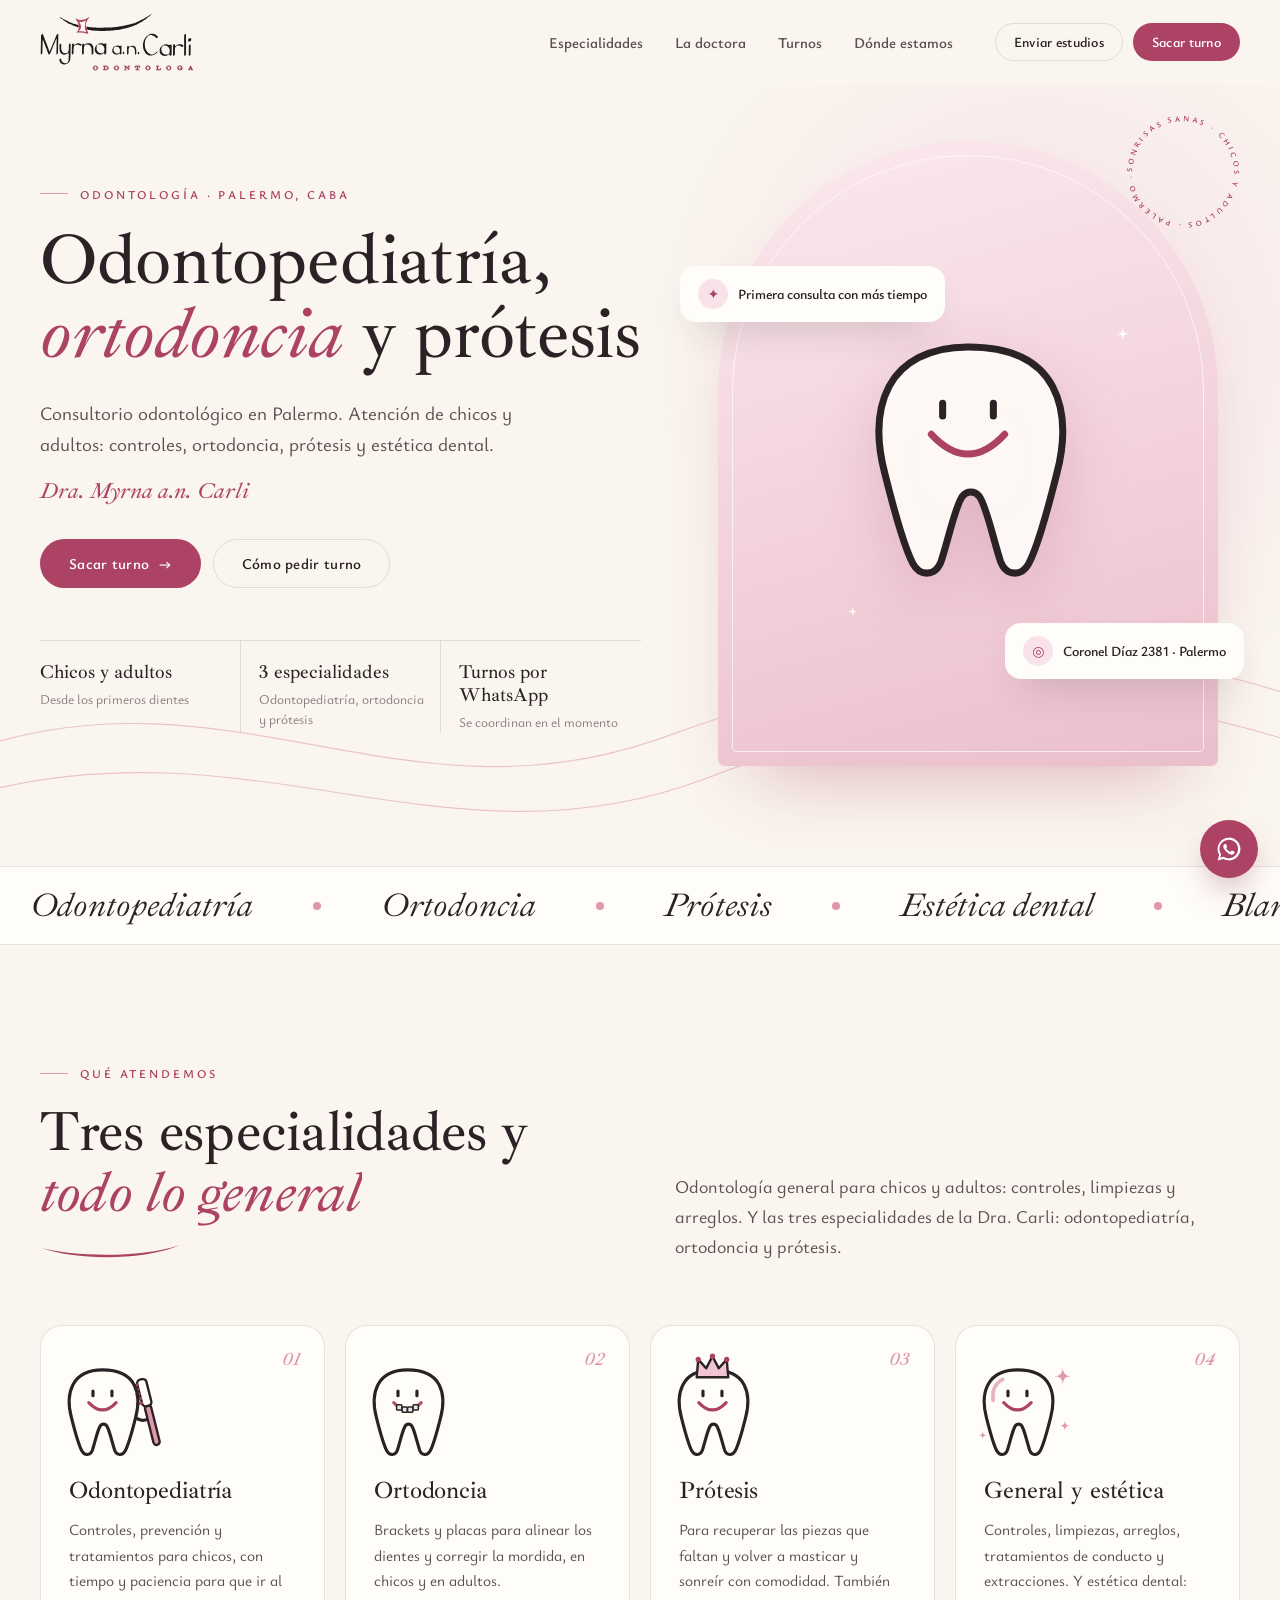
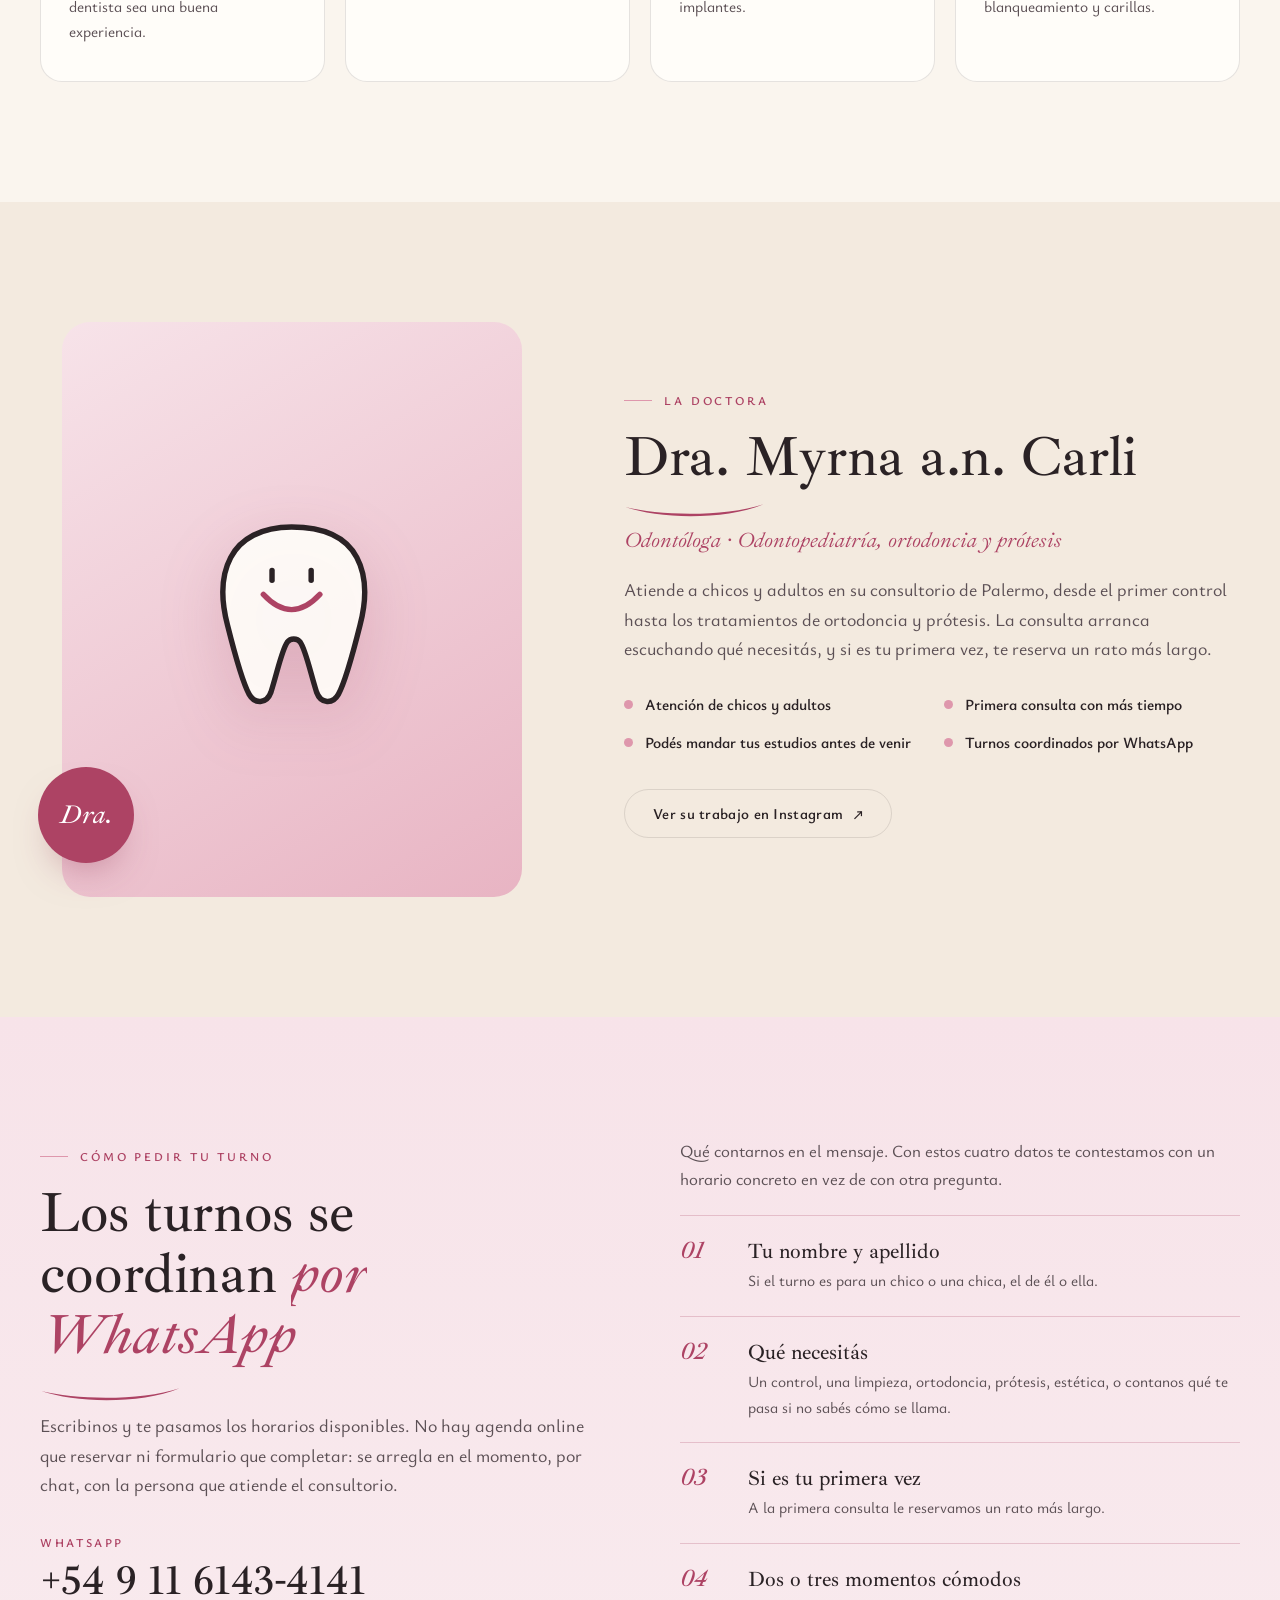
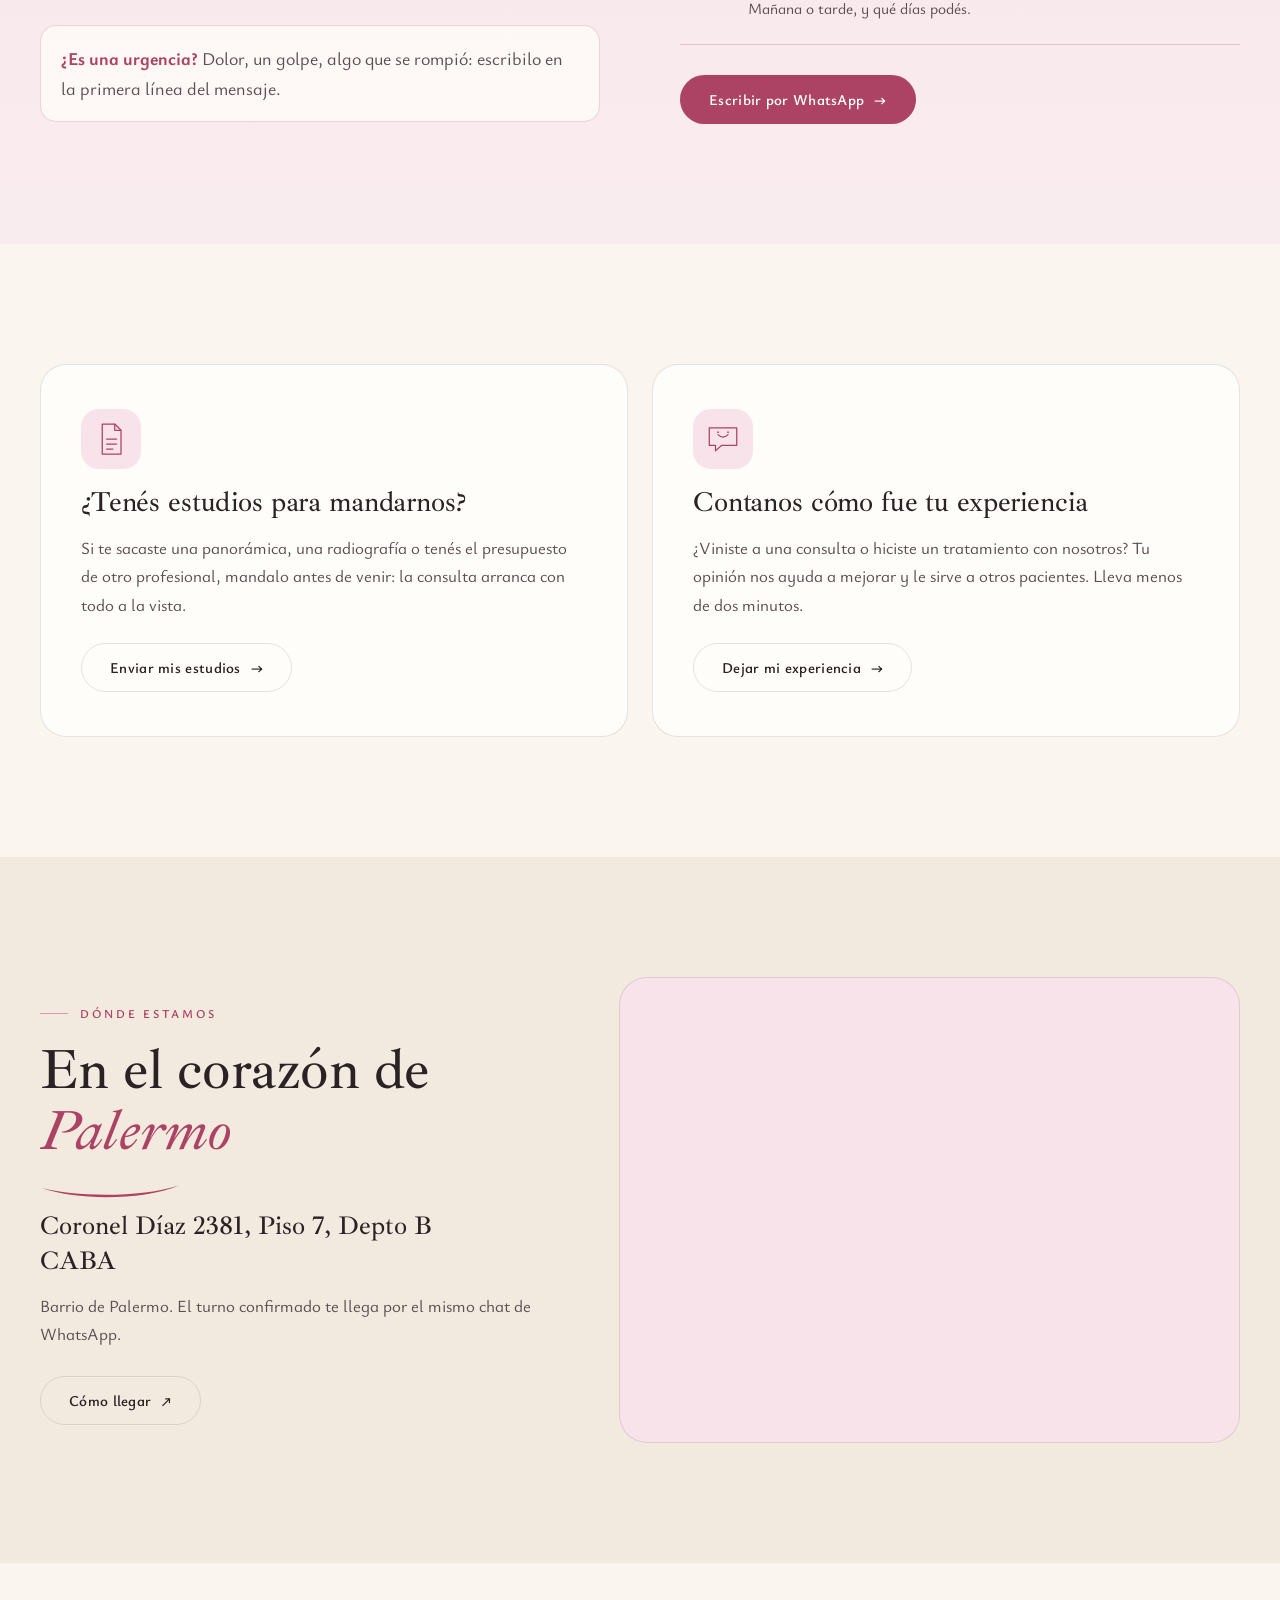
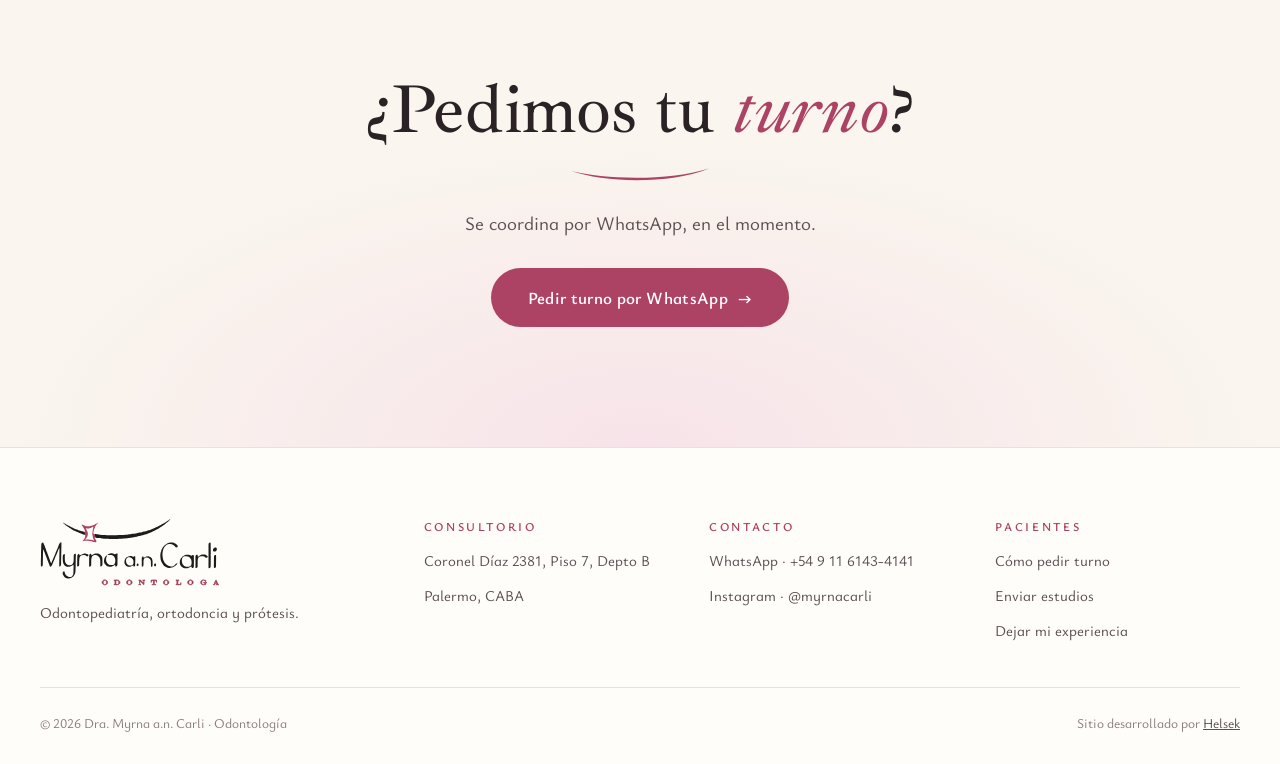
<file: index.html>
<!doctype html>
<html lang="es">
<head>
<meta charset="utf-8">
<meta name="viewport" content="width=device-width, initial-scale=1, viewport-fit=cover">
<title>Dra. Myrna a.n. Carli · Odontología en Palermo</title>
<meta name="description" content="Consultorio odontológico en Palermo. Odontopediatría, ortodoncia y prótesis. Atención de chicos y adultos: controles, ortodoncia, prótesis y estética dental.">
<meta name="robots" content="noindex">
<meta name="theme-color" content="#faf5ee">
<meta property="og:title" content="Dra. Myrna a.n. Carli · Odontología">
<meta property="og:description" content="Odontopediatría, ortodoncia y prótesis en Palermo. Turnos por WhatsApp.">
<meta property="og:image" content="assets/img/og-myrna.png">
<link rel="icon" href="assets/img/favicon-myrna.svg" type="image/svg+xml">
<link rel="apple-touch-icon" href="assets/img/apple-touch-icon-myrna.png">
<link rel="preconnect" href="https://fonts.googleapis.com">
<link rel="preconnect" href="https://fonts.gstatic.com" crossorigin>
<link rel="stylesheet" href="https://fonts.googleapis.com/css2?family=Ibarra+Real+Nova:ital,wght@0,400;0,500;0,600;1,400;1,500&family=Ysabeau+Infant:wght@400;500;600;700&display=swap">
<link rel="stylesheet" href="assets/css/estilo.css">
<script>document.documentElement.classList.add('js');setTimeout(function(){if(!window.SITIO_OK)document.documentElement.classList.add('listo')},4000)</script>
<script src="assets/js/fotos.js"></script>
<script src="assets/js/sitio.js" defer></script>
</head>
<body>

<svg width="0" height="0" style="position:absolute" aria-hidden="true" focusable="false"><defs>
  <symbol id="sonrisa" viewBox="0 0 240 30"><path d="M2 7C60 27 170 30 238 2C172 24 62 22 2 7Z"/></symbol>
</defs></svg>

<a class="saltar" href="#contenido">Ir al contenido</a>

<header class="cab" id="cab">
  <div class="cont cab__in">
    <a class="cab__logo" href="#inicio" aria-label="Dra. Myrna a.n. Carli · Inicio"><img src="assets/img/logo-myrna.svg" alt="Myrna a.n. Carli · Odontóloga" width="196" height="73"></a>
    <nav class="cab__nav" id="menu" aria-label="Secciones">
      <a href="#especialidades">Especialidades</a>
      <a href="#doctora">La doctora</a>
      <a href="#turnos">Turnos</a>
      <a href="#ubicacion">Dónde estamos</a>
    </nav>
    <div class="cab__acc">
      <a class="bt bt--linea bt--chico" href="https://lightpink-loris-112320.hostingersite.com/estudios">Enviar estudios</a>
      <a class="bt bt--rosa bt--chico" href="https://wa.me/5491161434141?text=Hola%2C%20quiero%20pedir%20un%20turno." target="_blank" rel="noopener">Sacar turno</a>
      <button class="cab__menu" type="button" aria-label="Abrir menú" aria-expanded="false" aria-controls="menu"><span></span><span></span></button>
    </div>
  </div>
</header>

<main id="contenido">

<!-- ============ PORTADA ============ -->
<section class="hero" id="inicio">
  <div class="hero__fondo" aria-hidden="true">
    <svg class="hero__ondas" viewBox="0 0 1200 600" preserveAspectRatio="none"><path class="traza" d="M-20 470 C 220 380, 380 560, 620 460 S 1000 330, 1230 420"/><path class="traza" d="M-20 520 C 240 440, 420 610, 660 505 S 1010 390, 1230 470"/></svg>
  </div>
  <div class="cont hero__in">
    <div class="hero__txt">
      <p class="rotulo rv">Odontología · Palermo, CABA</p>
      <h1 class="hero__tit partir">Odontopediatría, <em>ortodoncia</em> y prótesis</h1>
      <p class="hero__bajada rv" style="--d:.15s">Consultorio odontológico en Palermo. Atención de chicos y adultos: controles, ortodoncia, prótesis y estética dental.</p>
      <p class="hero__firma rv" style="--d:.22s">Dra. Myrna a.n. Carli</p>
      <div class="hero__bts rv" style="--d:.3s">
        <a class="bt bt--rosa" href="https://wa.me/5491161434141?text=Hola%2C%20quiero%20pedir%20un%20turno." target="_blank" rel="noopener">Sacar turno <span aria-hidden="true">→</span></a>
        <a class="bt bt--linea" href="#turnos">Cómo pedir turno</a>
      </div>
      <ul class="hero__datos rv" style="--d:.38s">
        <li><b>Chicos y adultos</b><span>Desde los primeros dientes</span></li>
        <li><b>3 especialidades</b><span>Odontopediatría, ortodoncia y prótesis</span></li>
        <li><b>Turnos por WhatsApp</b><span>Se coordinan en el momento</span></li>
      </ul>
    </div>

    <div class="hero__vis rv" style="--d:.1s">
      <div class="arco" id="arcoHero">
        <div class="arco__fotos" id="heroFotos"></div>
        <div class="arco__dibujo" aria-hidden="true">
          <svg class="diente" viewBox="0 0 220 220">
            <path class="diente__cont traza" d="M110,34 C82,34 63,45 54,62 C45,79 45,101 51,124 C57,148 64,175 71,188 C76,197 87,197 91,186 C97,167 101,147 106,140 C109,136 115,136 118,140 C123,147 127,167 133,186 C137,197 148,197 153,188 C160,175 167,148 173,124 C179,101 179,79 170,62 C161,45 142,34 110,34 Z"/>
            <path class="diente__son traza" d="M84,96 Q110,124 136,96"/>
            <path class="diente__ojo" d="M92,74 L92,83"/>
            <path class="diente__ojo diente__ojo--abre" d="M128,74 L128,83"/>
            <path class="diente__ojo diente__ojo--guina" d="M121,81 Q128,72 135,81"/>
          </svg>
          <span class="brillo b1"></span><span class="brillo b2"></span><span class="brillo b3"></span>
        </div>
      </div>
      <div class="ficha ficha--a"><span class="ficha__ic" aria-hidden="true">✦</span>Primera consulta con más tiempo</div>
      <div class="ficha ficha--b"><span class="ficha__ic" aria-hidden="true">◎</span>Coronel Díaz 2381 · Palermo</div>
      <svg class="hero__circulo" viewBox="0 0 200 200" aria-hidden="true"><defs><path id="circ" d="M100,100 m-78,0 a78,78 0 1,1 156,0 a78,78 0 1,1 -156,0"/></defs><text><textPath href="#circ" textLength="486" lengthAdjust="spacing">sonrisas sanas · chicos y adultos · palermo ·</textPath></text></svg>
    </div>
  </div>
</section>

<!-- ============ FRANJA ============ -->
<div class="franja" aria-hidden="true">
  <div class="franja__pista">
    <span>Odontopediatría</span><span>Ortodoncia</span><span>Prótesis</span><span>Estética dental</span><span>Blanqueamiento</span><span>Carillas</span><span>Controles y limpiezas</span><span>Implantes</span>
    <span>Odontopediatría</span><span>Ortodoncia</span><span>Prótesis</span><span>Estética dental</span><span>Blanqueamiento</span><span>Carillas</span><span>Controles y limpiezas</span><span>Implantes</span>
  </div>
</div>

<!-- ============ ESPECIALIDADES ============ -->
<section class="sec" id="especialidades">
  <div class="cont">
    <div class="enc rv">
      <p class="rotulo">Qué atendemos</p>
      <h2 class="partir">Tres especialidades y <em>todo lo general</em></h2>
      <svg class="sonrisa" aria-hidden="true"><use href="#sonrisa"/></svg>
      <p class="enc__txt">Odontología general para chicos y adultos: controles, limpiezas y arreglos. Y las tres especialidades de la Dra. Carli: odontopediatría, ortodoncia y prótesis.</p>
    </div>
    <div class="esp">
      <article class="esp__c rv">
        <span class="esp__n">01</span>
        <div class="esp__m" aria-hidden="true"><svg class="diente mini" viewBox="30 0 200 205">
          <path class="mini__brazo" d="M172,124 Q184,134 197,127"/>
          <g class="acc acc--cepillo"><g transform="rotate(-14 200 120)"><rect class="mini__mango" x="194" y="100" width="12" height="78" rx="6"/><rect class="mini__cabeza" x="191" y="50" width="18" height="52" rx="7"/><path class="mini__cerdas" d="M191,58 h-10 M191,67 h-10 M191,76 h-10 M191,85 h-10 M191,94 h-10"/></g></g>
          <path class="diente__cont" d="M110,34 C82,34 63,45 54,62 C45,79 45,101 51,124 C57,148 64,175 71,188 C76,197 87,197 91,186 C97,167 101,147 106,140 C109,136 115,136 118,140 C123,147 127,167 133,186 C137,197 148,197 153,188 C160,175 167,148 173,124 C179,101 179,79 170,62 C161,45 142,34 110,34 Z"/>
          <path class="diente__son" d="M84,96 Q110,124 136,96"/><path class="diente__ojo" d="M92,74 L92,83"/><path class="diente__ojo diente__ojo--abre" d="M128,74 L128,83"/><path class="diente__ojo diente__ojo--guina" d="M121,81 Q128,72 135,81"/>
        </svg></div>
        <h3>Odontopediatría</h3>
        <p>Controles, prevención y tratamientos para chicos, con tiempo y paciencia para que ir al dentista sea una buena experiencia.</p>
      </article>
      <article class="esp__c rv" style="--d:.08s">
        <span class="esp__n">02</span>
        <div class="esp__m" aria-hidden="true"><svg class="diente mini" viewBox="30 0 200 205">
          <path class="diente__cont" d="M110,34 C82,34 63,45 54,62 C45,79 45,101 51,124 C57,148 64,175 71,188 C76,197 87,197 91,186 C97,167 101,147 106,140 C109,136 115,136 118,140 C123,147 127,167 133,186 C137,197 148,197 153,188 C160,175 167,148 173,124 C179,101 179,79 170,62 C161,45 142,34 110,34 Z"/>
          <path class="diente__son" d="M84,96 Q110,124 136,96"/><path class="diente__ojo" d="M92,74 L92,83"/><path class="diente__ojo diente__ojo--abre" d="M128,74 L128,83"/><path class="diente__ojo diente__ojo--guina" d="M121,81 Q128,72 135,81"/>
          <g class="acc acc--brackets"><path class="mini__alambre" d="M84,96 Q110,124 136,96"/><rect class="mini__bracket" x="89.4" y="100" width="10" height="10" rx="2"/><rect class="mini__bracket" x="99.8" y="104.4" width="10" height="10" rx="2"/><rect class="mini__bracket" x="110.2" y="104.4" width="10" height="10" rx="2"/><rect class="mini__bracket" x="120.6" y="100" width="10" height="10" rx="2"/></g>
        </svg></div>
        <h3>Ortodoncia</h3>
        <p>Brackets y placas para alinear los dientes y corregir la mordida, en chicos y en adultos.</p>
      </article>
      <article class="esp__c rv" style="--d:.16s">
        <span class="esp__n">03</span>
        <div class="esp__m" aria-hidden="true"><svg class="diente mini" viewBox="30 0 200 205">
          <path class="diente__cont" d="M110,34 C82,34 63,45 54,62 C45,79 45,101 51,124 C57,148 64,175 71,188 C76,197 87,197 91,186 C97,167 101,147 106,140 C109,136 115,136 118,140 C123,147 127,167 133,186 C137,197 148,197 153,188 C160,175 167,148 173,124 C179,101 179,79 170,62 C161,45 142,34 110,34 Z"/>
          <path class="diente__son" d="M84,96 Q110,124 136,96"/><path class="diente__ojo" d="M92,74 L92,83"/><path class="diente__ojo diente__ojo--abre" d="M128,74 L128,83"/><path class="diente__ojo diente__ojo--guina" d="M121,81 Q128,72 135,81"/>
          <g class="acc acc--corona"><path class="mini__corona" d="M80,48 L83,14 L98,31 L110,8 L122,31 L137,14 L140,48 Z"/><circle class="mini__joya" cx="83" cy="14" r="5"/><circle class="mini__joya" cx="110" cy="8" r="5"/><circle class="mini__joya" cx="137" cy="14" r="5"/></g>
        </svg></div>
        <h3>Prótesis</h3>
        <p>Para recuperar las piezas que faltan y volver a masticar y sonreír con comodidad. También implantes.</p>
      </article>
      <article class="esp__c rv" style="--d:.24s">
        <span class="esp__n">04</span>
        <div class="esp__m" aria-hidden="true"><svg class="diente mini" viewBox="30 0 200 205">
          <path class="diente__cont" d="M110,34 C82,34 63,45 54,62 C45,79 45,101 51,124 C57,148 64,175 71,188 C76,197 87,197 91,186 C97,167 101,147 106,140 C109,136 115,136 118,140 C123,147 127,167 133,186 C137,197 148,197 153,188 C160,175 167,148 173,124 C179,101 179,79 170,62 C161,45 142,34 110,34 Z"/>
          <path class="mini__reflejo" d="M64,92 Q60,64 82,52"/>
          <path class="diente__son" d="M84,96 Q110,124 136,96"/><path class="diente__ojo" d="M92,74 L92,83"/><path class="diente__ojo diente__ojo--abre" d="M128,74 L128,83"/><path class="diente__ojo diente__ojo--guina" d="M121,81 Q128,72 135,81"/>
          <path class="mini__chispa" d="M196,30 Q196,46 212,46 Q196,46 196,62 Q196,46 180,46 Q196,46 196,30Z"/>
          <path class="mini__chispa" d="M200,130 Q200,140 210,140 Q200,140 200,150 Q200,140 190,140 Q200,140 200,130Z"/>
          <path class="mini__chispa" d="M44,150 Q44,158 52,158 Q44,158 44,166 Q44,158 36,158 Q44,158 44,150Z"/>
        </svg></div>
        <h3>General y estética</h3>
        <p>Controles, limpiezas, arreglos, tratamientos de conducto y extracciones. Y estética dental: blanqueamiento y carillas.</p>
      </article>
    </div>
  </div>
</section>

<!-- ============ LA DOCTORA ============ -->
<section class="sec sec--alt" id="doctora">
  <div class="cont doc">
    <div class="doc__vis rv">
      <div class="marco" id="marcoDoctora">
        <div class="marco__vacio" aria-hidden="true">
          <svg class="diente diente--chico" viewBox="0 0 220 220"><path class="diente__cont traza" d="M110,34 C82,34 63,45 54,62 C45,79 45,101 51,124 C57,148 64,175 71,188 C76,197 87,197 91,186 C97,167 101,147 106,140 C109,136 115,136 118,140 C123,147 127,167 133,186 C137,197 148,197 153,188 C160,175 167,148 173,124 C179,101 179,79 170,62 C161,45 142,34 110,34 Z"/><path class="diente__son traza" d="M84,96 Q110,124 136,96"/><path class="diente__ojo" d="M92,74 L92,83"/><path class="diente__ojo" d="M128,74 L128,83"/></svg>
        </div>
      </div>
      <span class="doc__sello" aria-hidden="true">Dra.</span>
    </div>
    <div class="doc__txt">
      <p class="rotulo rv">La doctora</p>
      <h2 class="partir">Dra. Myrna a.n. Carli</h2>
      <svg class="sonrisa" aria-hidden="true"><use href="#sonrisa"/></svg>
      <p class="doc__cargo rv">Odontóloga · Odontopediatría, ortodoncia y prótesis</p>
      <p class="rv">Atiende a chicos y adultos en su consultorio de Palermo, desde el primer control hasta los tratamientos de ortodoncia y prótesis. La consulta arranca escuchando qué necesitás, y si es tu primera vez, te reserva un rato más largo.</p>
      <ul class="doc__lista rv">
        <li>Atención de chicos y adultos</li>
        <li>Primera consulta con más tiempo</li>
        <li>Podés mandar tus estudios antes de venir</li>
        <li>Turnos coordinados por WhatsApp</li>
      </ul>
      <a class="bt bt--linea rv" href="https://www.instagram.com/myrnacarli/" target="_blank" rel="noopener">Ver su trabajo en Instagram <span aria-hidden="true">↗</span></a>
    </div>
  </div>
</section>

<!-- ============ SU TRABAJO (galería) ============ -->
<section class="sec" id="trabajo" hidden>
  <div class="cont">
    <div class="enc rv">
      <p class="rotulo">Su trabajo</p>
      <h2 class="partir">Sonrisas del <em>consultorio</em></h2>
      <svg class="sonrisa" aria-hidden="true"><use href="#sonrisa"/></svg>
      <p class="enc__txt">Algunos de los tratamientos y momentos del consultorio. Tocá una foto para verla grande.</p>
    </div>
    <div class="gal" id="galeria"></div>
    <div class="gal__pie rv"><a class="enlace" href="https://www.instagram.com/myrnacarli/" target="_blank" rel="noopener">Más en Instagram · @myrnacarli</a></div>
  </div>
</section>

<!-- ============ TURNOS ============ -->
<section class="sec sec--rosa" id="turnos">
  <div class="cont tur">
    <div class="tur__txt">
      <p class="rotulo rv">Cómo pedir tu turno</p>
      <h2 class="partir">Los turnos se coordinan <em>por WhatsApp</em></h2>
      <svg class="sonrisa" aria-hidden="true"><use href="#sonrisa"/></svg>
      <p class="rv">Escribinos y te pasamos los horarios disponibles. No hay agenda online que reservar ni formulario que completar: se arregla en el momento, por chat, con la persona que atiende el consultorio.</p>
      <a class="tur__tel rv" href="https://wa.me/5491161434141?text=Hola%2C%20quiero%20pedir%20un%20turno." target="_blank" rel="noopener"><span>WhatsApp</span>+54 9 11 6143-4141</a>
      <p class="tur__urg rv"><b>¿Es una urgencia?</b> Dolor, un golpe, algo que se rompió: escribilo en la primera línea del mensaje.</p>
    </div>
    <div class="tur__pasos">
      <p class="tur__intro rv">Qué contarnos en el mensaje. Con estos cuatro datos te contestamos con un horario concreto en vez de con otra pregunta.</p>
      <ol>
        <li class="rv"><span>01</span><div><b>Tu nombre y apellido</b>Si el turno es para un chico o una chica, el de él o ella.</div></li>
        <li class="rv" style="--d:.08s"><span>02</span><div><b>Qué necesitás</b>Un control, una limpieza, ortodoncia, prótesis, estética, o contanos qué te pasa si no sabés cómo se llama.</div></li>
        <li class="rv" style="--d:.16s"><span>03</span><div><b>Si es tu primera vez</b>A la primera consulta le reservamos un rato más largo.</div></li>
        <li class="rv" style="--d:.24s"><span>04</span><div><b>Dos o tres momentos cómodos</b>Mañana o tarde, y qué días podés.</div></li>
      </ol>
      <a class="bt bt--rosa rv" href="https://wa.me/5491161434141?text=Hola%2C%20quiero%20pedir%20un%20turno." target="_blank" rel="noopener">Escribir por WhatsApp <span aria-hidden="true">→</span></a>
    </div>
  </div>
</section>

<!-- ============ ESTUDIOS Y EXPERIENCIA ============ -->
<section class="sec" id="pacientes">
  <div class="cont dos">
    <article class="tarj rv">
      <svg class="tarj__ic" viewBox="0 0 64 64" aria-hidden="true"><path class="traza" d="M18 8h20l10 10v38H18z"/><path class="traza" d="M38 8v10h10"/><path class="traza" d="M25 32h16M25 40h16M25 48h10"/></svg>
      <h3>¿Tenés estudios para mandarnos?</h3>
      <p>Si te sacaste una panorámica, una radiografía o tenés el presupuesto de otro profesional, mandalo antes de venir: la consulta arranca con todo a la vista.</p>
      <a class="bt bt--linea" href="https://lightpink-loris-112320.hostingersite.com/estudios">Enviar mis estudios <span aria-hidden="true">→</span></a>
    </article>
    <article class="tarj rv" style="--d:.1s">
      <svg class="tarj__ic" viewBox="0 0 64 64" aria-hidden="true"><path class="traza" d="M10 14h44v28H30l-10 9v-9H10z"/><path class="traza" d="M24 25q8 8 16 0"/><circle cx="24" cy="21" r="1.4"/><circle cx="40" cy="21" r="1.4"/></svg>
      <h3>Contanos cómo fue tu experiencia</h3>
      <p>¿Viniste a una consulta o hiciste un tratamiento con nosotros? Tu opinión nos ayuda a mejorar y le sirve a otros pacientes. Lleva menos de dos minutos.</p>
      <a class="bt bt--linea" href="https://lightpink-loris-112320.hostingersite.com/experiencia">Dejar mi experiencia <span aria-hidden="true">→</span></a>
    </article>
  </div>
</section>

<!-- ============ UBICACIÓN ============ -->
<section class="sec sec--alt" id="ubicacion">
  <div class="cont ubi">
    <div class="ubi__txt">
      <p class="rotulo rv">Dónde estamos</p>
      <h2 class="partir">En el corazón de <em>Palermo</em></h2>
      <svg class="sonrisa" aria-hidden="true"><use href="#sonrisa"/></svg>
      <address class="rv">Coronel Díaz 2381, Piso 7, Depto B<br>CABA</address>
      <p class="rv">Barrio de Palermo. El turno confirmado te llega por el mismo chat de WhatsApp.</p>
      <a class="bt bt--linea rv" href="https://www.google.com/maps/search/?api=1&amp;query=Coronel%20D%C3%ADaz%202381%2C%20CABA" target="_blank" rel="noopener">Cómo llegar <span aria-hidden="true">↗</span></a>
    </div>
    <div class="ubi__mapa rv" style="--d:.1s">
      <iframe title="Mapa: Coronel Díaz 2381, CABA" src="https://www.google.com/maps?q=Coronel%20D%C3%ADaz%202381%2C%20CABA&amp;output=embed" loading="lazy" referrerpolicy="no-referrer-when-downgrade"></iframe>
    </div>
  </div>
</section>

<!-- ============ CIERRE ============ -->
<section class="cierre">
  <div class="cont cierre__in rv">
    <h2 class="partir">¿Pedimos tu <em>turno</em>?</h2>
    <svg class="sonrisa" aria-hidden="true"><use href="#sonrisa"/></svg>
    <p>Se coordina por WhatsApp, en el momento.</p>
    <a class="bt bt--rosa bt--grande" href="https://wa.me/5491161434141?text=Hola%2C%20quiero%20pedir%20un%20turno." target="_blank" rel="noopener">Pedir turno por WhatsApp <span aria-hidden="true">→</span></a>
  </div>
</section>

</main>

<footer class="pie">
  <div class="cont pie__in">
    <div class="pie__marca">
      <img src="assets/img/logo-myrna.svg" alt="Myrna a.n. Carli · Odontóloga" width="196" height="73" loading="lazy">
      <p>Odontopediatría, ortodoncia y prótesis.</p>
    </div>
    <div class="pie__col"><b>Consultorio</b><span>Coronel Díaz 2381, Piso 7, Depto B</span><span>Palermo, CABA</span></div>
    <div class="pie__col"><b>Contacto</b><a href="https://wa.me/5491161434141?text=Hola%2C%20quiero%20pedir%20un%20turno." target="_blank" rel="noopener">WhatsApp · +54 9 11 6143-4141</a><a href="https://www.instagram.com/myrnacarli/" target="_blank" rel="noopener">Instagram · @myrnacarli</a></div>
    <div class="pie__col"><b>Pacientes</b><a href="#turnos">Cómo pedir turno</a><a href="https://lightpink-loris-112320.hostingersite.com/estudios">Enviar estudios</a><a href="https://lightpink-loris-112320.hostingersite.com/experiencia">Dejar mi experiencia</a></div>
  </div>
  <div class="cont pie__bajo"><span>© <span id="anio">2026</span> Dra. Myrna a.n. Carli · Odontología</span><span>Sitio desarrollado por <a href="https://helsek.com.ar" target="_blank" rel="noopener">Helsek</a></span></div>
</footer>

<a class="wa-flot" href="https://wa.me/5491161434141?text=Hola%2C%20quiero%20pedir%20un%20turno." target="_blank" rel="noopener" aria-label="Escribir por WhatsApp"><svg viewBox="0 0 32 32" aria-hidden="true"><path d="M16 3a13 13 0 0 0-11.2 19.6L3 29l6.6-1.7A13 13 0 1 0 16 3zm0 23.6c-2 0-4-.6-5.7-1.6l-.4-.2-3.9 1 1-3.8-.3-.4A10.6 10.6 0 1 1 16 26.6zm5.8-7.9c-.3-.2-1.9-.9-2.2-1s-.5-.2-.7.2-.8 1-1 1.2-.4.2-.7.1a8.7 8.7 0 0 1-4.3-3.8c-.3-.6.3-.5.9-1.7.1-.2 0-.4 0-.5l-1-2.4c-.3-.6-.5-.5-.7-.5h-.6a1.2 1.2 0 0 0-.9.4 3.6 3.6 0 0 0-1.1 2.7 6.3 6.3 0 0 0 1.3 3.3 14.4 14.4 0 0 0 5.5 4.9c2 .9 2.8.9 3.8.8a3.3 3.3 0 0 0 2.1-1.5 2.7 2.7 0 0 0 .2-1.5c-.1-.1-.3-.2-.6-.3z"/></svg></a>

<div class="lb" id="lb" role="dialog" aria-modal="true" aria-label="Foto ampliada" hidden>
  <button class="lb__x" type="button" aria-label="Cerrar">×</button>
  <button class="lb__nav lb__prev" type="button" aria-label="Foto anterior">←</button>
  <figure class="lb__fig"><img id="lbImg" alt=""><figcaption id="lbTxt"></figcaption></figure>
  <button class="lb__nav lb__next" type="button" aria-label="Foto siguiente">→</button>
</div>

</body>
</html>
</file>
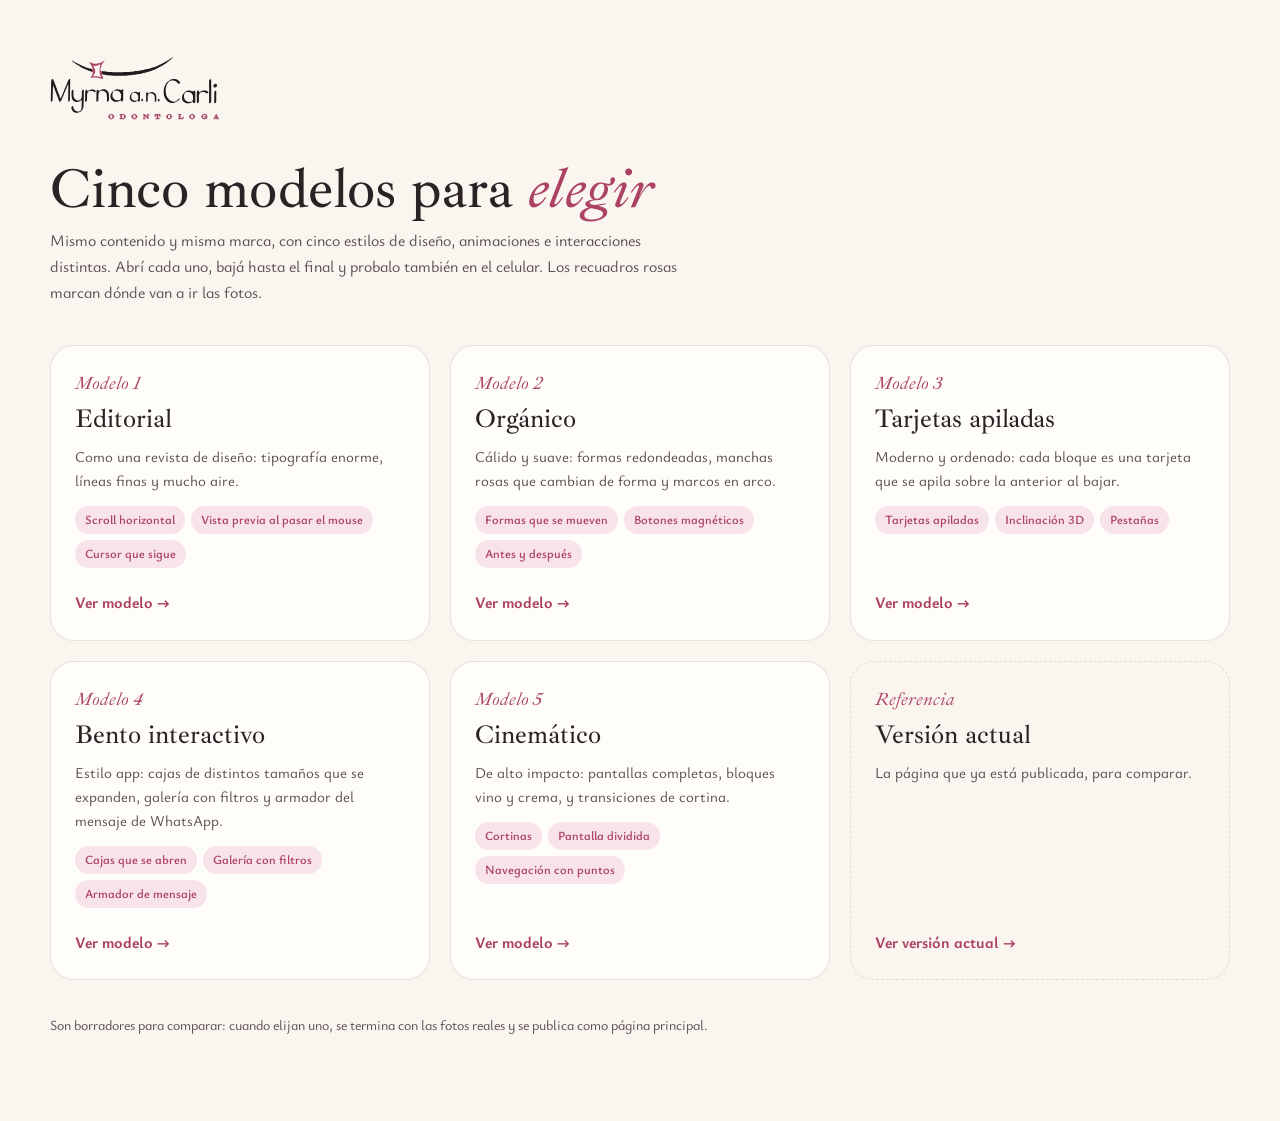
<file: modelos/index.html>
<!doctype html>
<html lang="es">
<head>
<meta charset="utf-8">
<meta name="viewport" content="width=device-width, initial-scale=1">
<title>Modelos · Dra. Myrna a.n. Carli</title>
<meta name="robots" content="noindex">
<link rel="icon" href="../assets/img/favicon-myrna.svg" type="image/svg+xml">
<link rel="preconnect" href="https://fonts.googleapis.com">
<link rel="preconnect" href="https://fonts.gstatic.com" crossorigin>
<link rel="stylesheet" href="https://fonts.googleapis.com/css2?family=Ibarra+Real+Nova:ital,wght@0,500;1,400&family=Ysabeau+Infant:wght@400;600;700&display=swap">
<style>
:root{--crema:#faf5ee;--papel:#fffdf9;--tinta:#2a2225;--tinta2:#5c5055;--rosa:#e8b4c3;--rosa-suave:#f7e3e9;--vino:#ad4364;--linea:rgba(42,34,37,.12)}
*{box-sizing:border-box}
body{margin:0;background:var(--crema);color:var(--tinta);font:450 16px/1.6 "Ysabeau Infant",system-ui,sans-serif}
.cont{width:min(1180px,100% - 32px);margin:0 auto;padding:56px 0 70px}
header{display:flex;align-items:center;justify-content:space-between;gap:20px;flex-wrap:wrap;margin-bottom:40px}
header img{width:170px;height:auto}
h1{font:500 clamp(34px,4.5vw,56px)/1.05 "Ibarra Real Nova",Georgia,serif;margin:0 0 10px}
h1 em{color:var(--vino)}
.bajada{color:var(--tinta2);max-width:640px;margin:0 0 40px}
.grilla{display:grid;grid-template-columns:repeat(3,1fr);gap:20px}
.mod{position:relative;display:flex;flex-direction:column;gap:10px;padding:26px 24px 24px;border-radius:24px;background:var(--papel);border:1px solid var(--linea);text-decoration:none;color:inherit;
  transition:transform .5s cubic-bezier(.16,1,.3,1),box-shadow .5s,border-color .4s}
.mod:hover{transform:translateY(-6px);box-shadow:0 30px 60px -36px rgba(173,67,100,.55);border-color:var(--rosa)}
.mod b{font:500 26px/1.15 "Ibarra Real Nova",Georgia,serif}
.mod .n{font:italic 400 18px "Ibarra Real Nova",Georgia,serif;color:var(--vino)}
.mod p{margin:0;color:var(--tinta2);font-size:15px}
.mod ul{margin:4px 0 0;padding:0;list-style:none;display:flex;flex-wrap:wrap;gap:6px}
.mod li{font-size:12.5px;font-weight:600;padding:4px 10px;border-radius:99px;background:var(--rosa-suave);color:var(--vino)}
.mod .ir{margin-top:auto;padding-top:12px;font-weight:700;color:var(--vino)}
.mod--actual{background:transparent;border-style:dashed}
.nota{margin-top:34px;color:var(--tinta2);font-size:14px}
@media(max-width:900px){.grilla{grid-template-columns:1fr 1fr}}
@media(max-width:600px){.grilla{grid-template-columns:1fr}.cont{padding-top:34px}}
</style>
</head>
<body>
<div class="cont">
  <header><img src="../assets/img/logo-myrna.svg" alt="Myrna a.n. Carli · Odontóloga" width="196" height="73"></header>
  <h1>Cinco modelos para <em>elegir</em></h1>
  <p class="bajada">Mismo contenido y misma marca, con cinco estilos de diseño, animaciones e interacciones distintas. Abrí cada uno, bajá hasta el final y probalo también en el celular. Los recuadros rosas marcan dónde van a ir las fotos.</p>
  <div class="grilla">
    <a class="mod" href="1/"><span class="n">Modelo 1</span><b>Editorial</b><p>Como una revista de diseño: tipografía enorme, líneas finas y mucho aire.</p><ul><li>Scroll horizontal</li><li>Vista previa al pasar el mouse</li><li>Cursor que sigue</li></ul><span class="ir">Ver modelo →</span></a>
    <a class="mod" href="2/"><span class="n">Modelo 2</span><b>Orgánico</b><p>Cálido y suave: formas redondeadas, manchas rosas que cambian de forma y marcos en arco.</p><ul><li>Formas que se mueven</li><li>Botones magnéticos</li><li>Antes y después</li></ul><span class="ir">Ver modelo →</span></a>
    <a class="mod" href="3/"><span class="n">Modelo 3</span><b>Tarjetas apiladas</b><p>Moderno y ordenado: cada bloque es una tarjeta que se apila sobre la anterior al bajar.</p><ul><li>Tarjetas apiladas</li><li>Inclinación 3D</li><li>Pestañas</li></ul><span class="ir">Ver modelo →</span></a>
    <a class="mod" href="4/"><span class="n">Modelo 4</span><b>Bento interactivo</b><p>Estilo app: cajas de distintos tamaños que se expanden, galería con filtros y armador del mensaje de WhatsApp.</p><ul><li>Cajas que se abren</li><li>Galería con filtros</li><li>Armador de mensaje</li></ul><span class="ir">Ver modelo →</span></a>
    <a class="mod" href="5/"><span class="n">Modelo 5</span><b>Cinemático</b><p>De alto impacto: pantallas completas, bloques vino y crema, y transiciones de cortina.</p><ul><li>Cortinas</li><li>Pantalla dividida</li><li>Navegación con puntos</li></ul><span class="ir">Ver modelo →</span></a>
    <a class="mod mod--actual" href="../"><span class="n">Referencia</span><b>Versión actual</b><p>La página que ya está publicada, para comparar.</p><span class="ir">Ver versión actual →</span></a>
  </div>
  <p class="nota">Son borradores para comparar: cuando elijan uno, se termina con las fotos reales y se publica como página principal.</p>
</div>
</body>
</html>
</file>
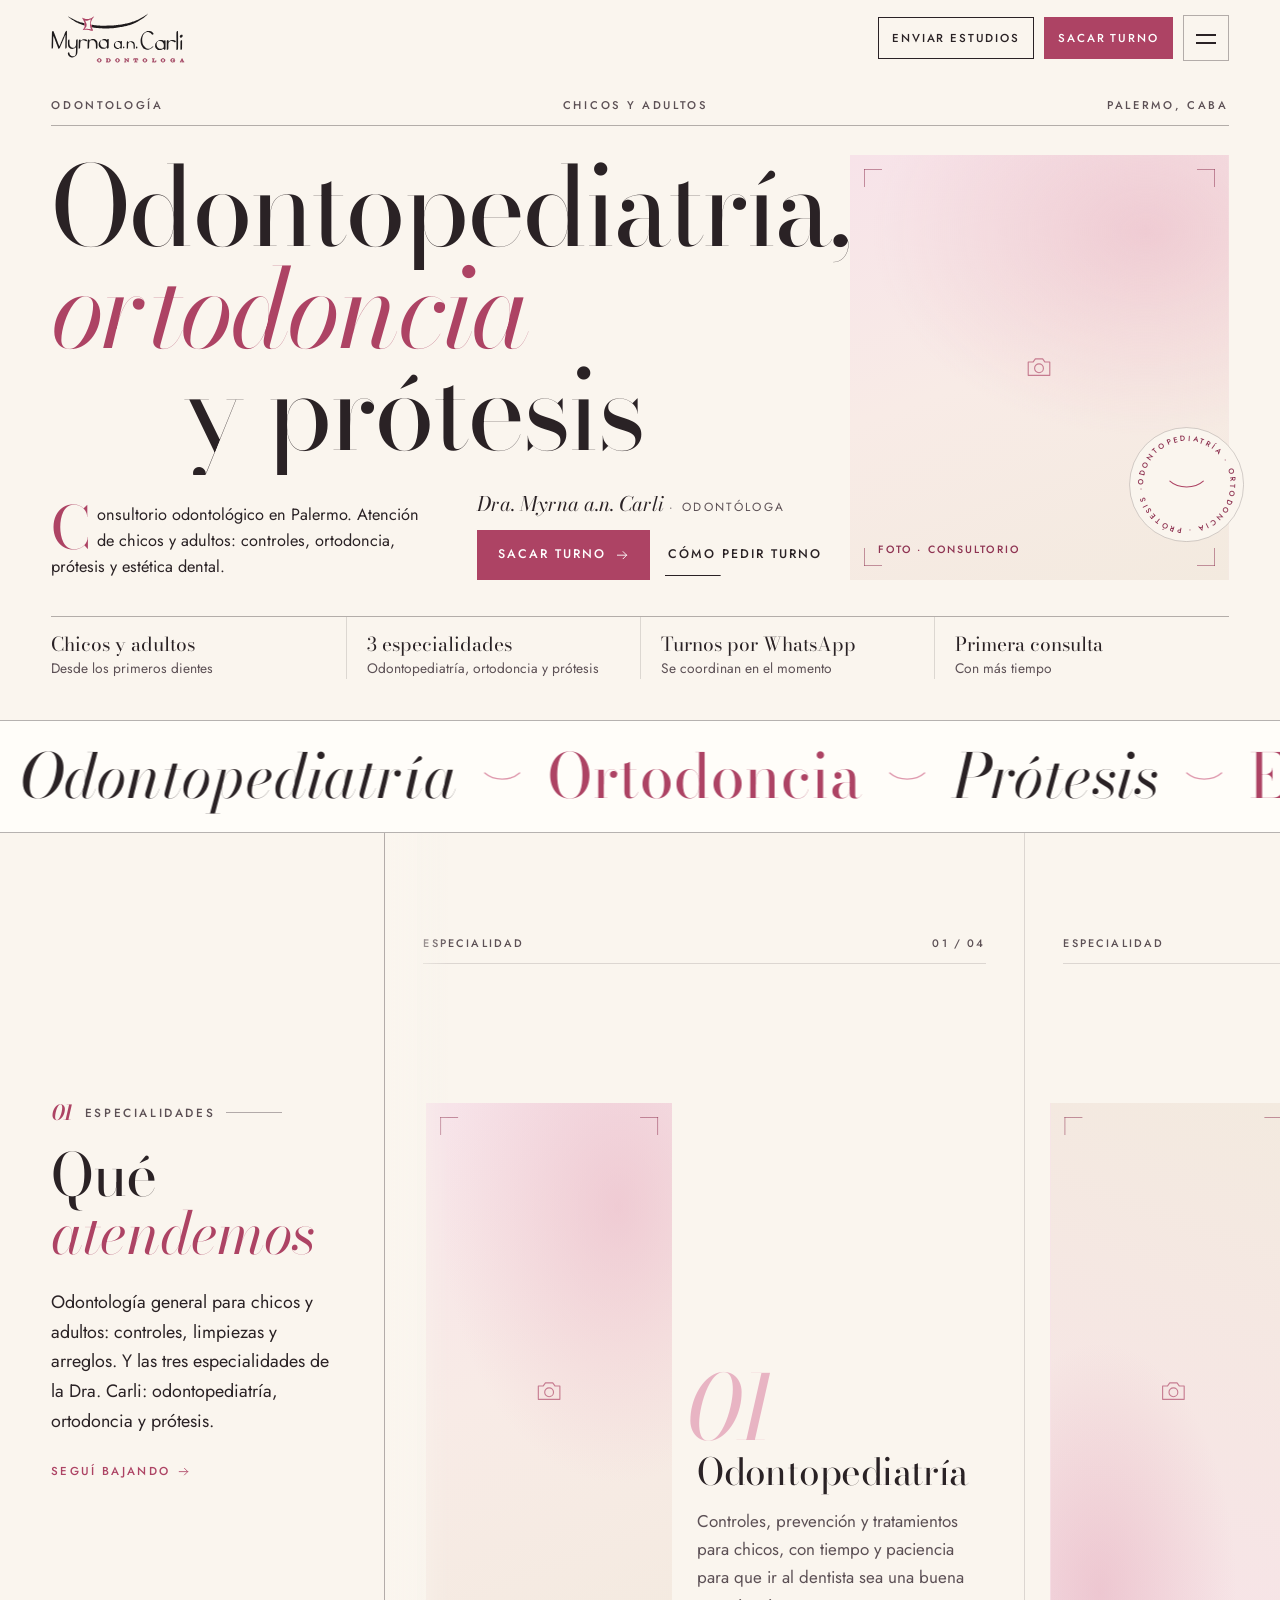
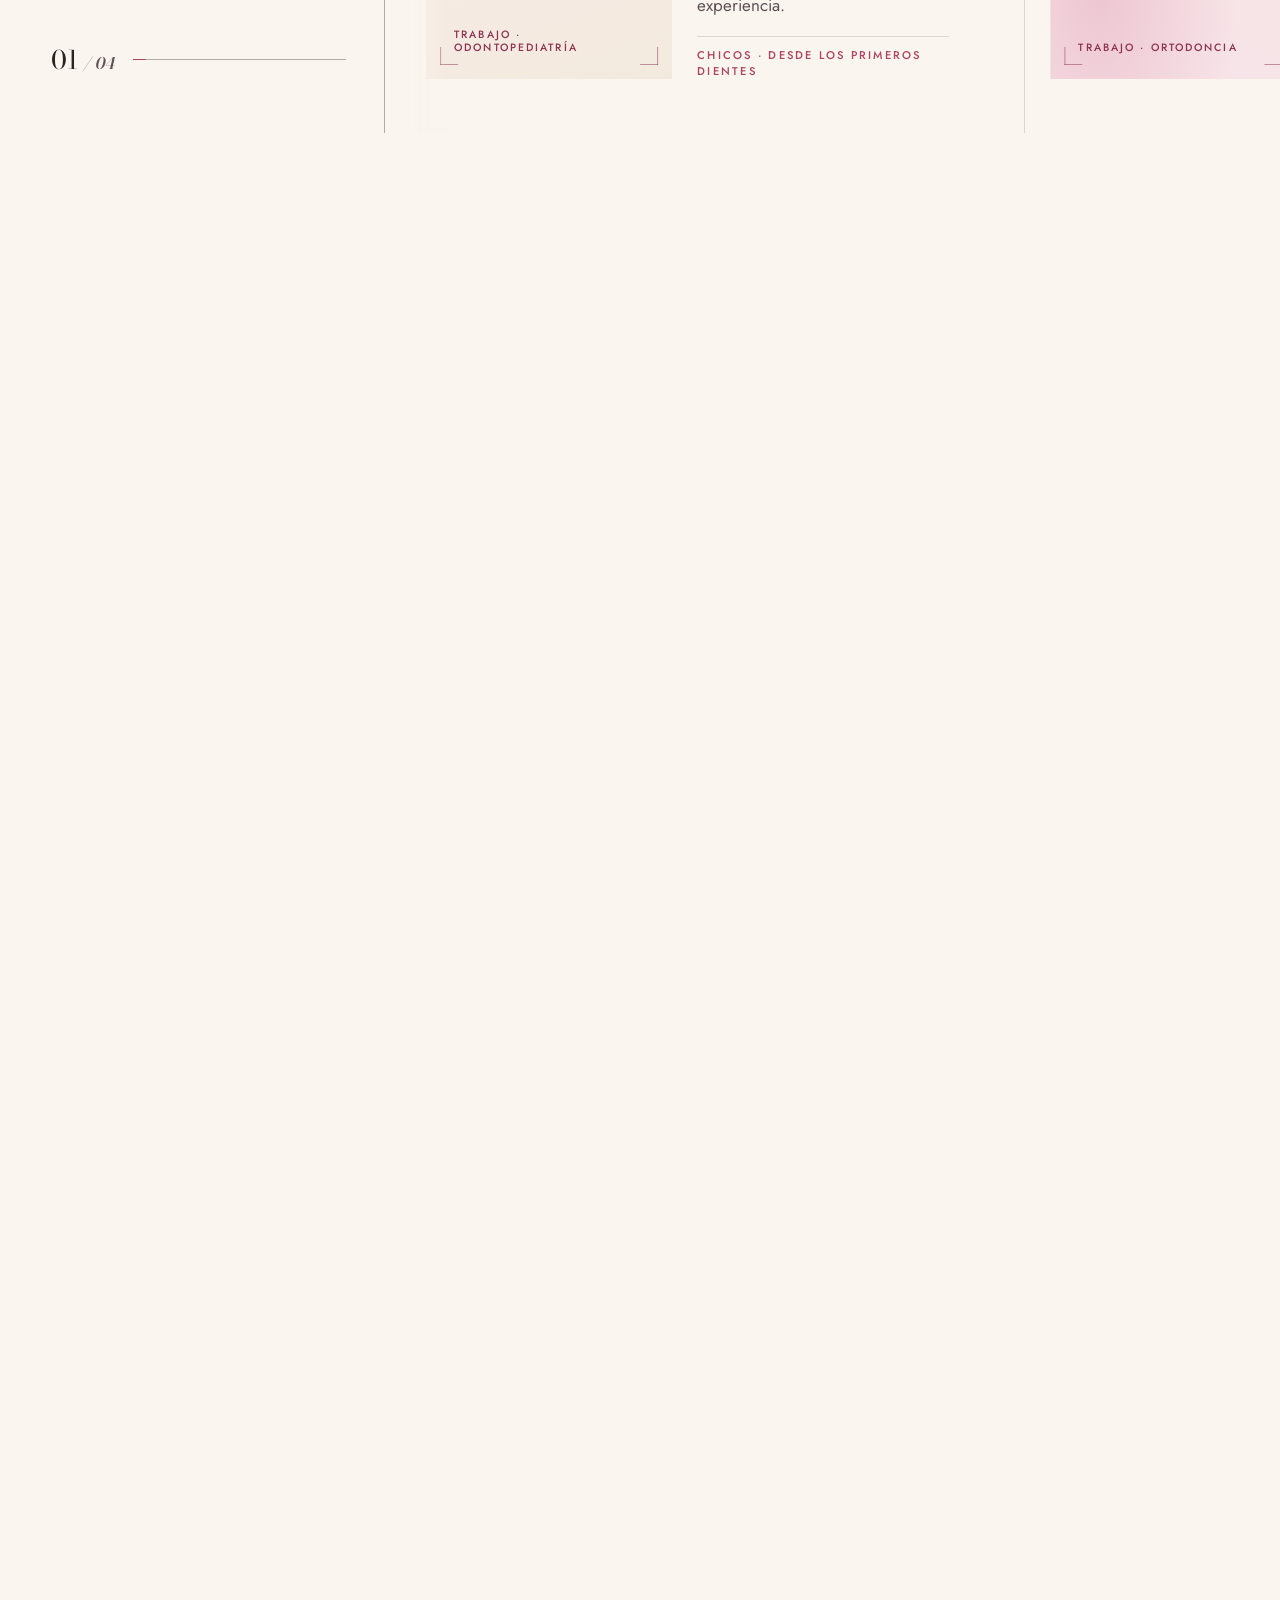
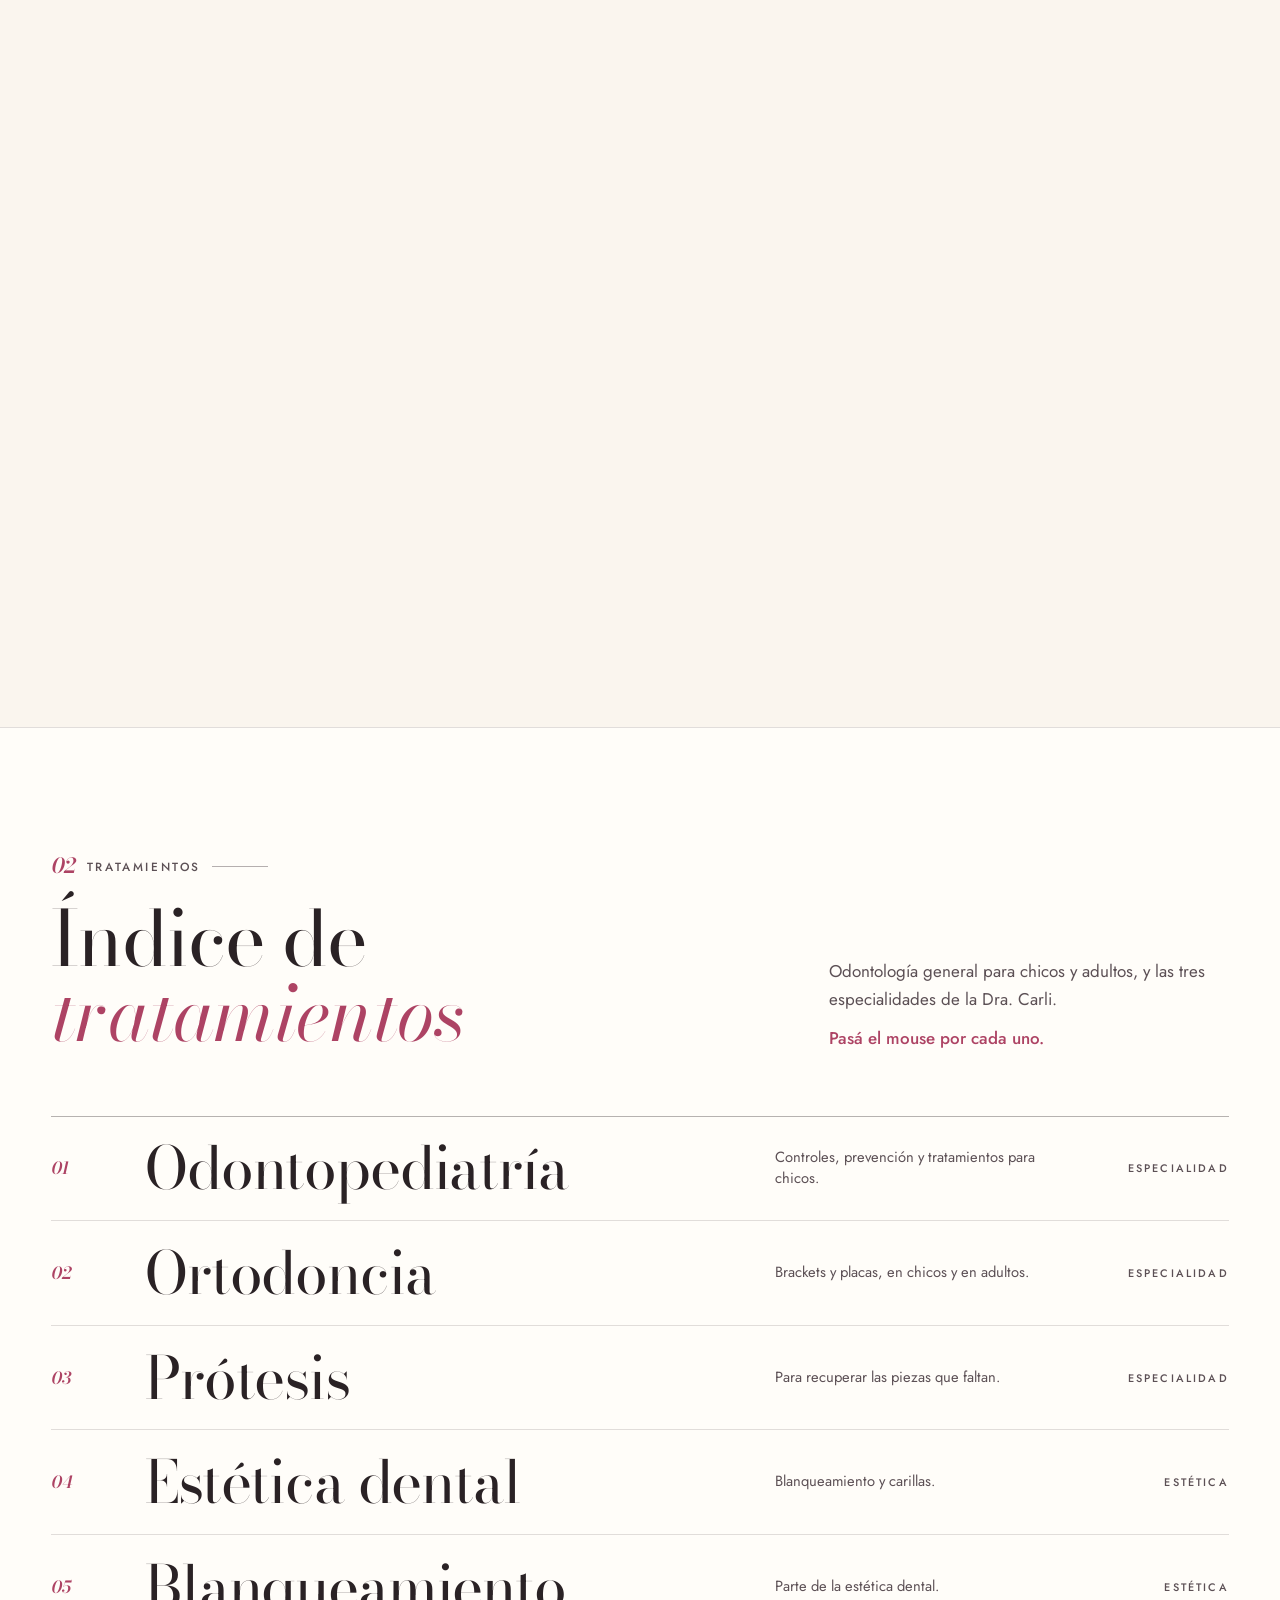
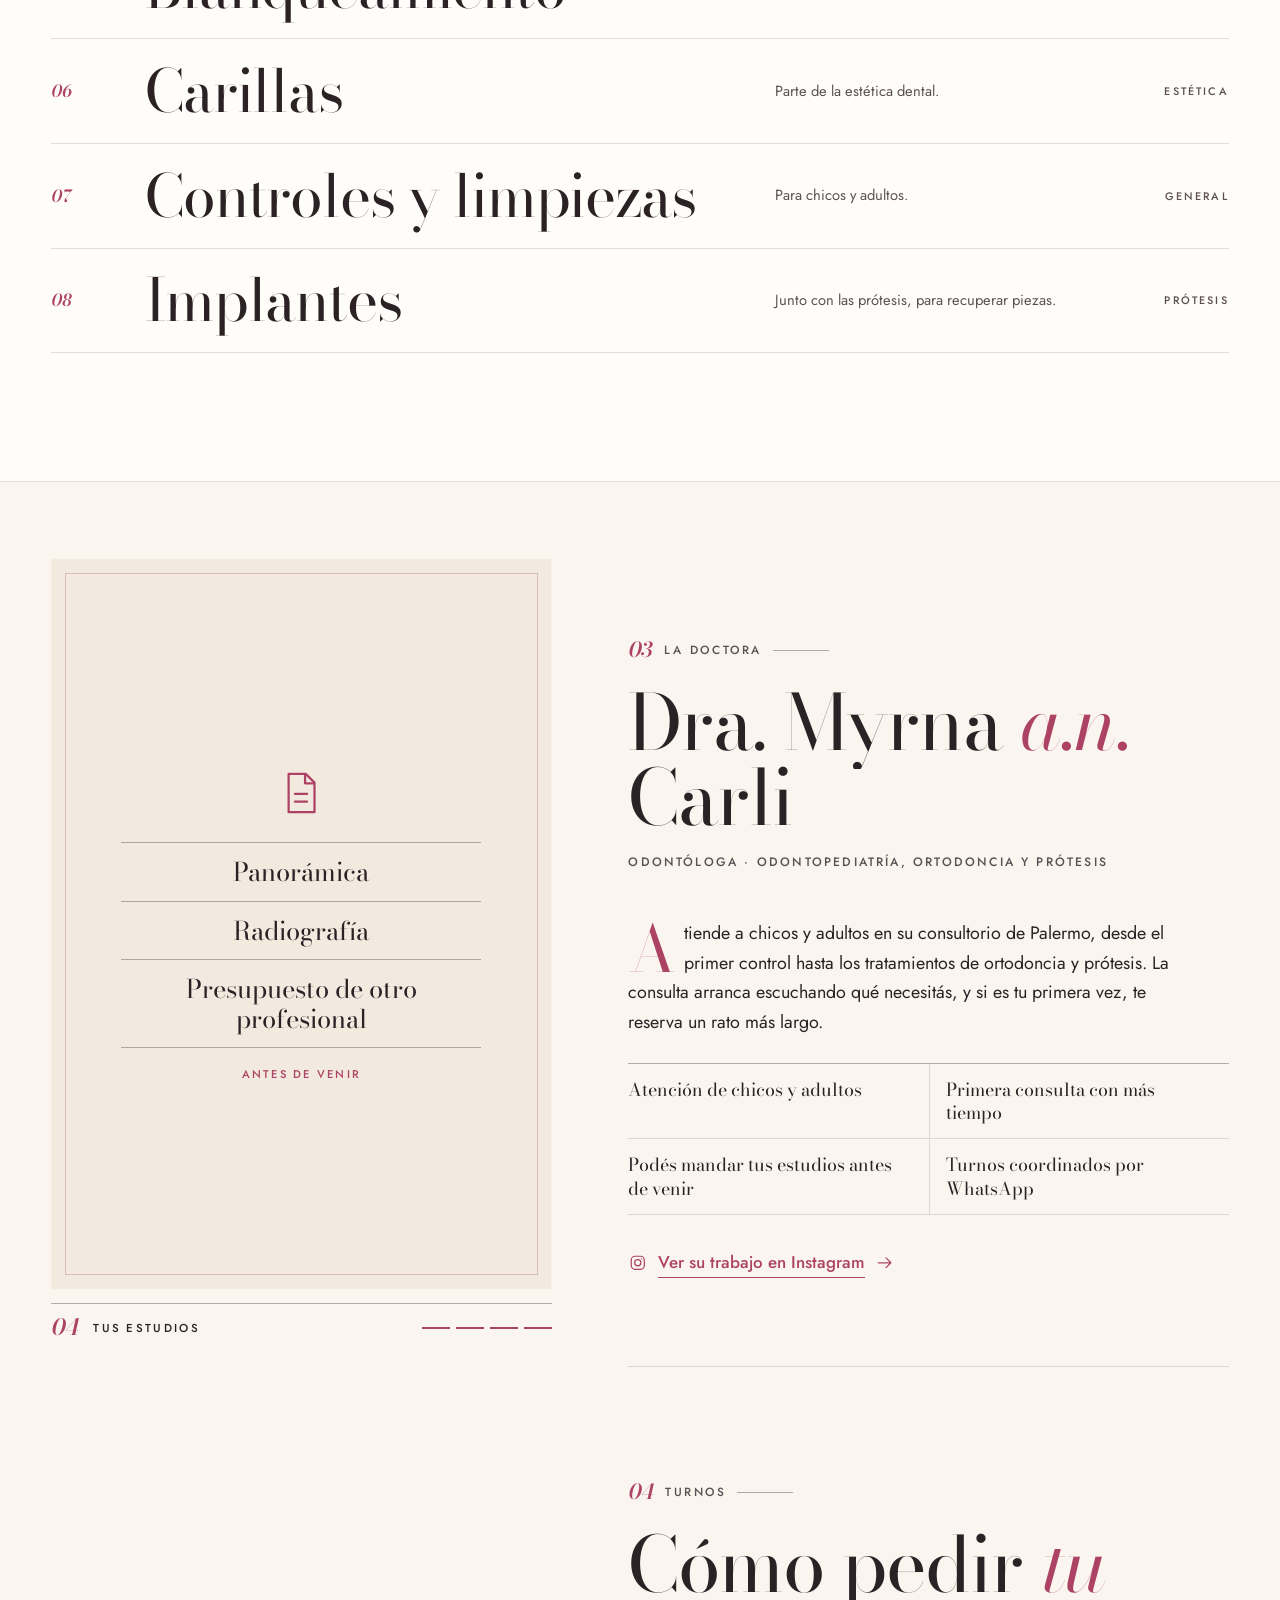
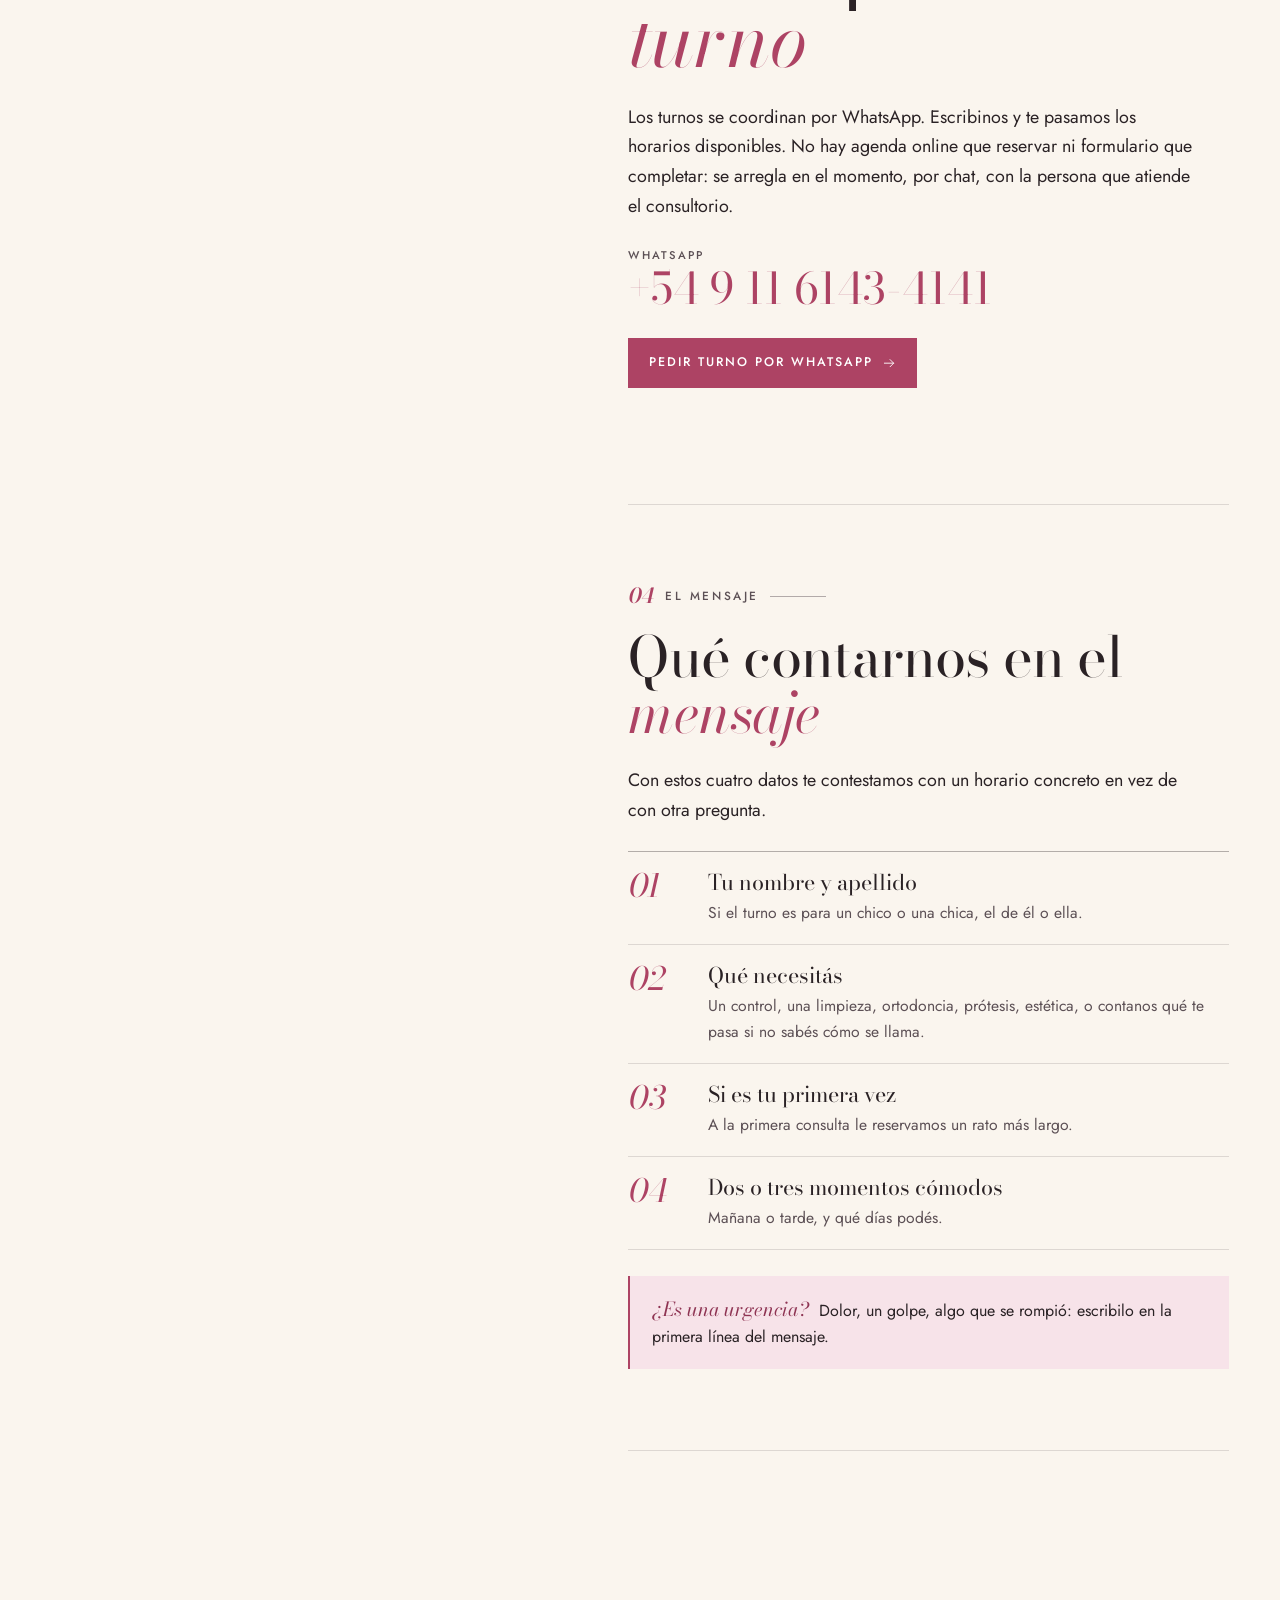
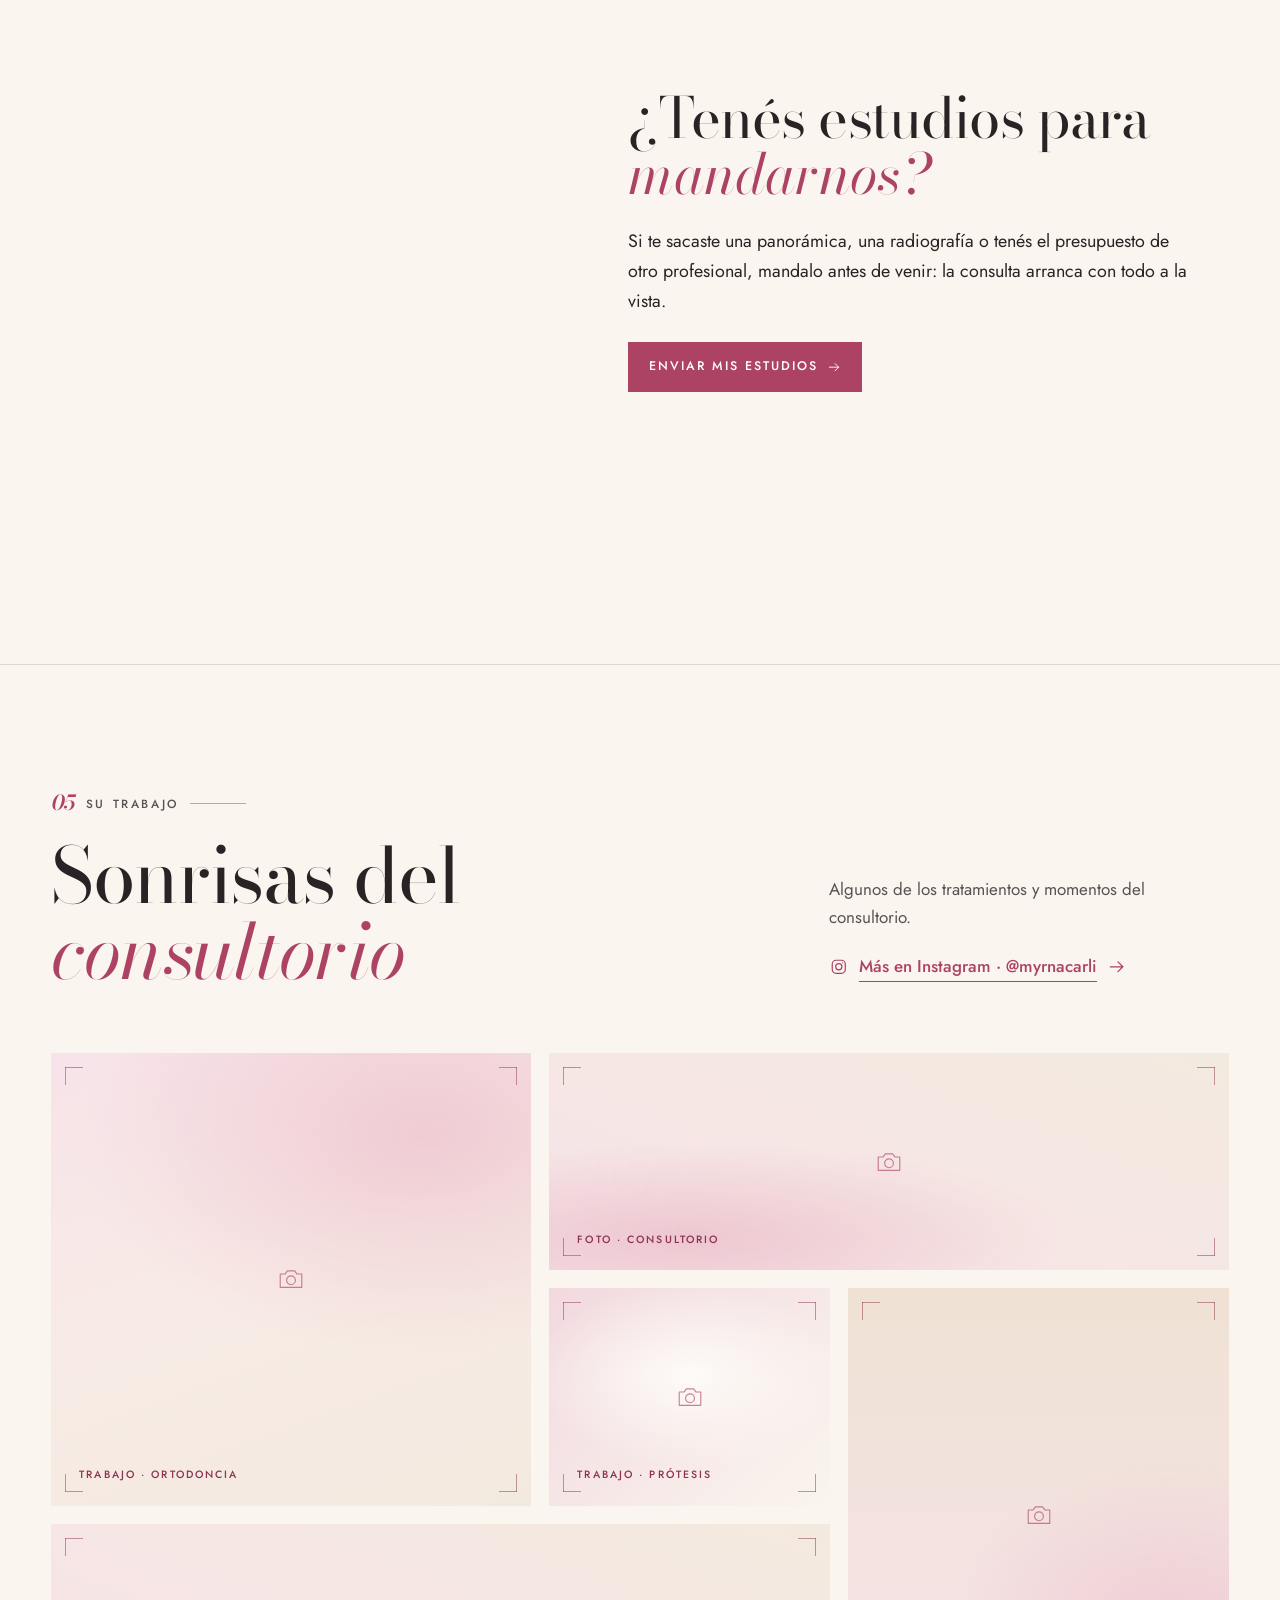
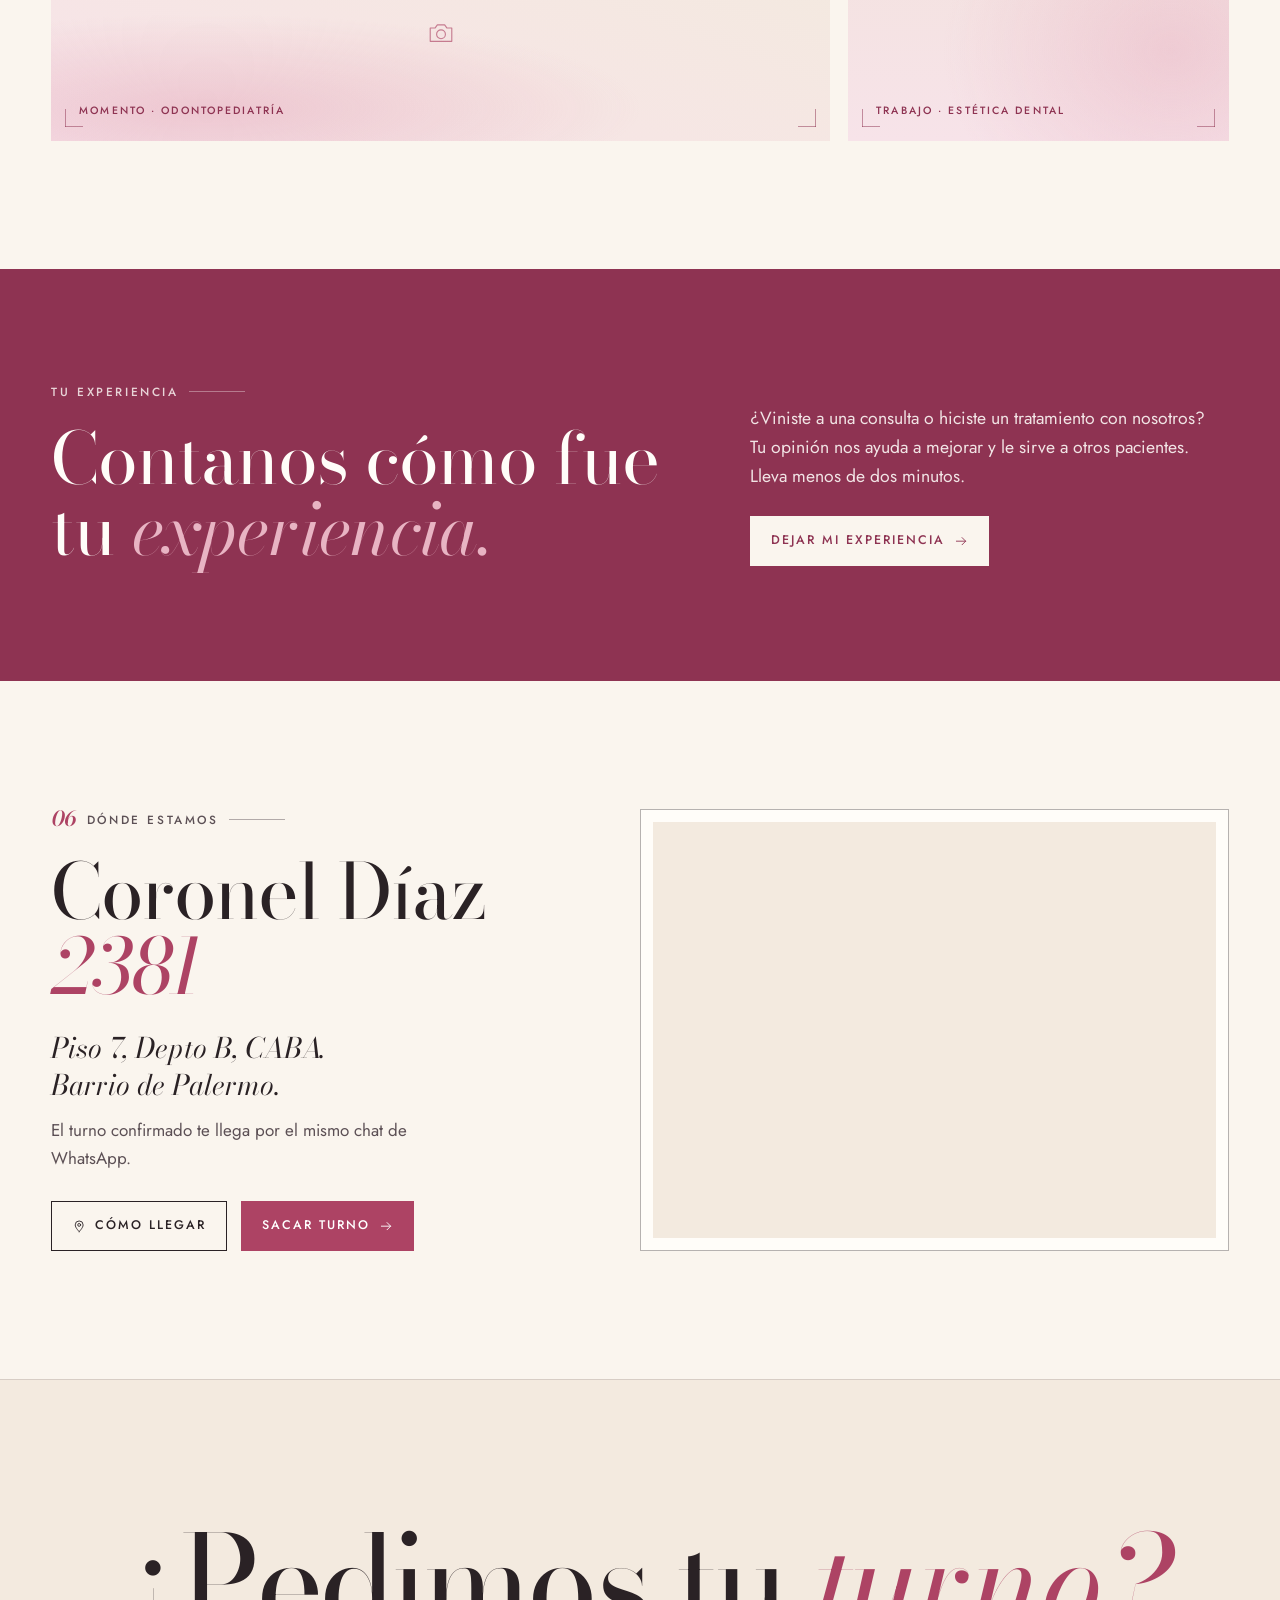
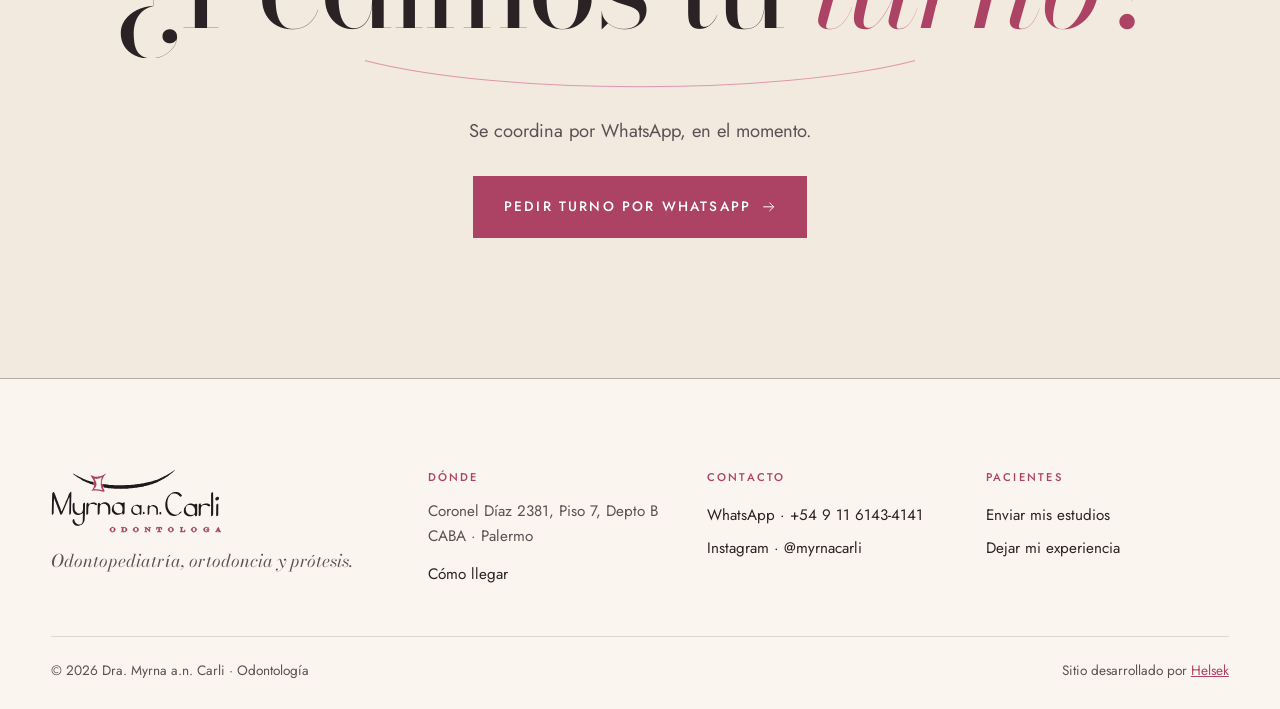
<file: modelos/1/index.html>
<!doctype html>
<html lang="es">
<head>
<meta charset="utf-8">
<meta name="viewport" content="width=device-width, initial-scale=1, viewport-fit=cover">
<title>Dra. Myrna a.n. Carli · Odontología en Palermo — Modelo 1</title>
<meta name="description" content="Consultorio odontológico en Palermo. Odontopediatría, ortodoncia y prótesis. Atención de chicos y adultos: controles, ortodoncia, prótesis y estética dental.">
<meta name="robots" content="noindex">
<meta name="theme-color" content="#faf5ee">
<meta property="og:title" content="Dra. Myrna a.n. Carli · Odontología">
<meta property="og:description" content="Odontopediatría, ortodoncia y prótesis en Palermo. Turnos por WhatsApp.">
<meta property="og:image" content="../../assets/img/og-myrna.png">
<link rel="icon" href="../../assets/img/favicon-myrna.svg" type="image/svg+xml">
<link rel="apple-touch-icon" href="../../assets/img/apple-touch-icon-myrna.png">
<link rel="preconnect" href="https://fonts.googleapis.com">
<link rel="preconnect" href="https://fonts.gstatic.com" crossorigin>
<link rel="stylesheet" href="https://fonts.googleapis.com/css2?family=Bodoni+Moda:ital,opsz,wght@0,6..96,400..700;1,6..96,400..700&family=Jost:wght@300..600&display=swap">
<link rel="stylesheet" href="estilo.css">
<script>(function(h){h.classList.add('js');setTimeout(function(){if(!window.M1_OK)h.classList.remove('js')},3500)})(document.documentElement)</script>
<script src="../../assets/js/fotos.js"></script>
<script src="sitio.js" defer></script>
</head>
<body>

<svg class="sprite" width="0" height="0" aria-hidden="true" focusable="false"><defs>
  <symbol id="i-foto" viewBox="0 0 32 32"><path d="M4.5 10.6h5.3l2.3-3.3h7.8l2.3 3.3h5.3v14.3h-23z"/><circle cx="16" cy="17.4" r="4.7"/></symbol>
  <symbol id="i-flecha" viewBox="0 0 24 24"><path d="M4 12h15.5M13.5 6l6 6-6 6"/></symbol>
  <symbol id="i-chat" viewBox="0 0 24 24"><path d="M4 5h16v10.5h-9.5L6 19.2v-3.7H4z"/></symbol>
  <symbol id="i-pin" viewBox="0 0 24 24"><path d="M12 21s-6.6-6.1-6.6-11.1a6.6 6.6 0 0113.2 0C18.6 14.9 12 21 12 21z"/><circle cx="12" cy="9.9" r="2.4"/></symbol>
  <symbol id="i-ig" viewBox="0 0 24 24"><rect x="4" y="4" width="16" height="16" rx="4.6"/><circle cx="12" cy="12" r="3.8"/><path d="M16.8 7.2h.01"/></symbol>
  <symbol id="i-doc" viewBox="0 0 24 24"><path d="M6.5 3.5h7.6l3.9 3.9v13.1H6.5z"/><path d="M13.8 3.7v4h4M9.3 12.4h5.4M9.3 15.8h5.4"/></symbol>
  <symbol id="i-check" viewBox="0 0 24 24"><path d="M5 12.6l4.3 4.2L19 7.2"/></symbol>
  <symbol id="i-arco" viewBox="0 0 64 22"><path d="M3 6c15 13.5 43 13.5 58 0"/></symbol>
</defs></svg>

<a class="saltar" href="#contenido">Ir al contenido</a>

<!-- ============ ENCABEZADO ============ -->
<header class="cab" id="cab">
  <div class="cont cab__in">
    <a class="cab__logo" href="#inicio" aria-label="Dra. Myrna a.n. Carli · Inicio"><img src="../../assets/img/logo-myrna.svg" alt="Myrna a.n. Carli · Odontóloga" width="139" height="52"></a>
    <nav class="cab__nav" aria-label="Secciones">
      <a href="#especialidades"><sup>01</sup>Especialidades</a>
      <a href="#tratamientos"><sup>02</sup>Tratamientos</a>
      <a href="#doctora"><sup>03</sup>La doctora</a>
      <a href="#turnos"><sup>04</sup>Turnos</a>
      <a href="#trabajo"><sup>05</sup>Su trabajo</a>
      <a href="#ubicacion"><sup>06</sup>Dónde estamos</a>
    </nav>
    <div class="cab__acc">
      <a class="bt bt--linea bt--chico cab__est" href="https://lightpink-loris-112320.hostingersite.com/estudios"><span>Enviar estudios</span></a>
      <a class="bt bt--vino bt--chico" href="https://wa.me/5491161434141?text=Hola%2C%20quiero%20pedir%20un%20turno." target="_blank" rel="noopener"><span>Sacar turno</span></a>
      <button class="cab__menu" type="button" aria-label="Abrir menú" aria-expanded="false" aria-controls="menu"><span></span><span></span></button>
    </div>
  </div>
</header>

<div class="menu" id="menu">
  <nav class="menu__nav" aria-label="Menú">
    <a href="#especialidades"><sup>01</sup>Especialidades</a>
    <a href="#tratamientos"><sup>02</sup>Tratamientos</a>
    <a href="#doctora"><sup>03</sup>La doctora</a>
    <a href="#turnos"><sup>04</sup>Turnos</a>
    <a href="#trabajo"><sup>05</sup>Su trabajo</a>
    <a href="#ubicacion"><sup>06</sup>Dónde estamos</a>
  </nav>
  <div class="menu__pie">
    <a class="bt bt--vino" href="https://wa.me/5491161434141?text=Hola%2C%20quiero%20pedir%20un%20turno." target="_blank" rel="noopener"><span>Sacar turno</span></a>
    <a class="bt bt--linea" href="https://lightpink-loris-112320.hostingersite.com/estudios"><span>Enviar estudios</span></a>
    <p>Coronel Díaz 2381, Piso 7, Depto B · Palermo</p>
  </div>
</div>

<main id="contenido">

<!-- ============ PORTADA ============ -->
<section class="portada" id="inicio">
  <div class="cont portada__grid">
    <div class="portada__meta rv">
      <span>Odontología</span><span class="portada__meta-c">Chicos y adultos</span><span>Palermo, CABA</span>
    </div>

    <h1 class="portada__tit mascara">Odontopediatría,<br><em>ortodoncia</em><br><span class="sangria">y prótesis</span></h1>

    <div class="portada__vis">
      <figure class="foto t1 revela portada__foto" data-foto="hero">
        <div class="foto__ph" aria-hidden="true"><svg class="ic foto__ic"><use href="#i-foto"/></svg><span class="foto__eti">Foto · consultorio</span></div>
      </figure>
      <svg class="sello" viewBox="0 0 200 200" aria-hidden="true">
        <defs><path id="sello-c" d="M100 100m-76 0a76 76 0 1 1 152 0a76 76 0 1 1-152 0"/></defs>
        <circle cx="100" cy="100" r="99" class="sello__fondo"/>
        <text><textPath href="#sello-c" textLength="472" lengthAdjust="spacing">Odontopediatría · Ortodoncia · Prótesis ·</textPath></text>
        <use href="#i-arco" x="68" y="88" width="64" height="22" class="sello__arco"/>
      </svg>
    </div>

    <div class="portada__texto">
      <p class="portada__bajada capital rv" style="--d:.35s">Consultorio odontológico en Palermo. Atención de chicos y adultos: controles, ortodoncia, prótesis y estética dental.</p>
      <div class="portada__acc rv" style="--d:.5s">
        <p class="portada__firma">Dra. Myrna a.n. Carli <span>· Odontóloga</span></p>
        <div class="bts">
          <a class="bt bt--vino" href="https://wa.me/5491161434141?text=Hola%2C%20quiero%20pedir%20un%20turno." target="_blank" rel="noopener"><span>Sacar turno</span><svg class="ic"><use href="#i-flecha"/></svg></a>
          <a class="bt bt--texto" href="#turnos"><span>Cómo pedir turno</span></a>
        </div>
      </div>
    </div>

    <ul class="portada__datos rv" style="--d:.65s">
      <li><b>Chicos y adultos</b><span>Desde los primeros dientes</span></li>
      <li><b>3 especialidades</b><span>Odontopediatría, ortodoncia y prótesis</span></li>
      <li><b>Turnos por WhatsApp</b><span>Se coordinan en el momento</span></li>
      <li><b>Primera consulta</b><span>Con más tiempo</span></li>
    </ul>
  </div>
</section>

<!-- ============ FRANJA EN MOVIMIENTO ============ -->
<div class="franja" aria-hidden="true">
  <div class="franja__pista">
    <div class="franja__grupo">
      <span>Odontopediatría</span><svg class="franja__sep"><use href="#i-arco"/></svg>
      <span>Ortodoncia</span><svg class="franja__sep"><use href="#i-arco"/></svg>
      <span>Prótesis</span><svg class="franja__sep"><use href="#i-arco"/></svg>
      <span>Estética dental</span><svg class="franja__sep"><use href="#i-arco"/></svg>
      <span>Blanqueamiento</span><svg class="franja__sep"><use href="#i-arco"/></svg>
      <span>Carillas</span><svg class="franja__sep"><use href="#i-arco"/></svg>
      <span>Controles y limpiezas</span><svg class="franja__sep"><use href="#i-arco"/></svg>
      <span>Implantes</span><svg class="franja__sep"><use href="#i-arco"/></svg>
    </div>
  </div>
</div>

<!-- ============ 01 · ESPECIALIDADES (scroll horizontal fijado) ============ -->
<section class="esp" id="especialidades" aria-labelledby="esp-tit">
  <div class="esp__pin">
    <div class="esp__intro">
      <p class="rotulo rv"><span class="rotulo__n">01</span>Especialidades</p>
      <h2 class="tit-sec mascara" id="esp-tit">Qué <em>atendemos</em></h2>
      <p class="esp__lead rv" style="--d:.2s">Odontología general para chicos y adultos: controles, limpiezas y arreglos. Y las tres especialidades de la Dra. Carli: odontopediatría, ortodoncia y prótesis.</p>
      <p class="esp__ayuda rv" style="--d:.3s" aria-hidden="true"><span class="solo-pin">Seguí bajando</span><span class="solo-carrusel">Deslizá para ver las cuatro</span><svg class="ic"><use href="#i-flecha"/></svg></p>
    </div>

    <div class="esp__ventana">
      <div class="esp__pista" tabindex="0" role="region" aria-label="Las cuatro especialidades">
        <article class="pag">
          <header class="pag__folio"><span>Especialidad</span><span>01 / 04</span></header>
          <div class="pag__cuerpo">
            <figure class="foto t1 pag__foto" data-foto-tag="odontopediatr">
              <div class="foto__ph" aria-hidden="true"><svg class="ic foto__ic"><use href="#i-foto"/></svg><span class="foto__eti">Trabajo · odontopediatría</span></div>
            </figure>
            <div class="pag__txt">
              <span class="pag__num" aria-hidden="true">01</span>
              <h3 class="pag__tit">Odontopediatría</h3>
              <p>Controles, prevención y tratamientos para chicos, con tiempo y paciencia para que ir al dentista sea una buena experiencia.</p>
              <p class="pag__eti">Chicos · desde los primeros dientes</p>
            </div>
          </div>
        </article>
        <article class="pag">
          <header class="pag__folio"><span>Especialidad</span><span>02 / 04</span></header>
          <div class="pag__cuerpo">
            <figure class="foto t2 pag__foto" data-foto-tag="ortodoncia">
              <div class="foto__ph" aria-hidden="true"><svg class="ic foto__ic"><use href="#i-foto"/></svg><span class="foto__eti">Trabajo · ortodoncia</span></div>
            </figure>
            <div class="pag__txt">
              <span class="pag__num" aria-hidden="true">02</span>
              <h3 class="pag__tit">Ortodoncia</h3>
              <p>Brackets y placas para alinear los dientes y corregir la mordida, en chicos y en adultos.</p>
              <p class="pag__eti">Brackets · placas</p>
            </div>
          </div>
        </article>
        <article class="pag">
          <header class="pag__folio"><span>Especialidad</span><span>03 / 04</span></header>
          <div class="pag__cuerpo">
            <figure class="foto t3 pag__foto" data-foto-tag="protesis">
              <div class="foto__ph" aria-hidden="true"><svg class="ic foto__ic"><use href="#i-foto"/></svg><span class="foto__eti">Trabajo · prótesis</span></div>
            </figure>
            <div class="pag__txt">
              <span class="pag__num" aria-hidden="true">03</span>
              <h3 class="pag__tit">Prótesis</h3>
              <p>Para recuperar las piezas que faltan y volver a masticar y sonreír con comodidad. También implantes.</p>
              <p class="pag__eti">Prótesis · implantes</p>
            </div>
          </div>
        </article>
        <article class="pag">
          <header class="pag__folio"><span>Odontología general</span><span>04 / 04</span></header>
          <div class="pag__cuerpo">
            <figure class="foto t4 pag__foto" data-foto-tag="estetica">
              <div class="foto__ph" aria-hidden="true"><svg class="ic foto__ic"><use href="#i-foto"/></svg><span class="foto__eti">Trabajo · estética dental</span></div>
            </figure>
            <div class="pag__txt">
              <span class="pag__num" aria-hidden="true">04</span>
              <h3 class="pag__tit">General y <em>estética</em></h3>
              <p>Controles, limpiezas, arreglos, tratamientos de conducto y extracciones. Y estética dental: blanqueamiento y carillas.</p>
              <p class="pag__eti">Blanqueamiento · carillas</p>
            </div>
          </div>
        </article>
      </div>
    </div>

    <div class="esp__prog" aria-hidden="true">
      <span class="esp__cont"><b>01</b>/ 04</span>
      <span class="esp__barra"><i></i></span>
    </div>
  </div>
</section>

<!-- ============ 02 · ÍNDICE DE TRATAMIENTOS (vista previa al pasar el mouse) ============ -->
<section class="trat" id="tratamientos" aria-labelledby="trat-tit">
  <div class="cont">
    <header class="sec-cab">
      <div>
        <p class="rotulo rv"><span class="rotulo__n">02</span>Tratamientos</p>
        <h2 class="tit-sec mascara" id="trat-tit">Índice de <em>tratamientos</em></h2>
      </div>
      <p class="sec-cab__txt rv" style="--d:.15s">Odontología general para chicos y adultos, y las tres especialidades de la Dra. Carli. <span class="trat__ayuda solo-mouse">Pasá el mouse por cada uno.</span><span class="trat__ayuda solo-tactil">Tocá cada uno para ver su foto.</span></p>
    </header>

    <ol class="indice" id="indice">
      <li class="indice__item" data-eti="Trabajo · odontopediatría" data-tag="odontopediatr"><div class="indice__fila"><span class="indice__n">01</span><span class="indice__nom">Odontopediatría</span><span class="indice__desc">Controles, prevención y tratamientos para chicos.</span><span class="indice__cat">Especialidad</span></div></li>
      <li class="indice__item" data-eti="Trabajo · ortodoncia" data-tag="ortodoncia"><div class="indice__fila"><span class="indice__n">02</span><span class="indice__nom">Ortodoncia</span><span class="indice__desc">Brackets y placas, en chicos y en adultos.</span><span class="indice__cat">Especialidad</span></div></li>
      <li class="indice__item" data-eti="Trabajo · prótesis" data-tag="protesis"><div class="indice__fila"><span class="indice__n">03</span><span class="indice__nom">Prótesis</span><span class="indice__desc">Para recuperar las piezas que faltan.</span><span class="indice__cat">Especialidad</span></div></li>
      <li class="indice__item" data-eti="Trabajo · estética dental" data-tag="estetica"><div class="indice__fila"><span class="indice__n">04</span><span class="indice__nom">Estética dental</span><span class="indice__desc">Blanqueamiento y carillas.</span><span class="indice__cat">Estética</span></div></li>
      <li class="indice__item" data-eti="Trabajo · blanqueamiento" data-tag="blanqueamiento"><div class="indice__fila"><span class="indice__n">05</span><span class="indice__nom">Blanqueamiento</span><span class="indice__desc">Parte de la estética dental.</span><span class="indice__cat">Estética</span></div></li>
      <li class="indice__item" data-eti="Trabajo · carillas" data-tag="carillas"><div class="indice__fila"><span class="indice__n">06</span><span class="indice__nom">Carillas</span><span class="indice__desc">Parte de la estética dental.</span><span class="indice__cat">Estética</span></div></li>
      <li class="indice__item" data-eti="Foto · consultorio" data-tag="control"><div class="indice__fila"><span class="indice__n">07</span><span class="indice__nom">Controles y limpiezas</span><span class="indice__desc">Para chicos y adultos.</span><span class="indice__cat">General</span></div></li>
      <li class="indice__item" data-eti="Trabajo · implantes" data-tag="implante"><div class="indice__fila"><span class="indice__n">08</span><span class="indice__nom">Implantes</span><span class="indice__desc">Junto con las prótesis, para recuperar piezas.</span><span class="indice__cat">Prótesis</span></div></li>
    </ol>
  </div>
</section>

<!-- ============ 03 · LA DOCTORA + 04 · TURNOS (imagen fija que cambia) ============ -->
<section class="caps" aria-label="La doctora y cómo pedir turno">
  <div class="cont caps__grid">
    <div class="caps__vis" aria-hidden="true">
      <div class="caps__escena">
        <figure class="escena foto t1 on" data-cap="0" data-foto="doctora">
          <div class="foto__ph"><svg class="ic foto__ic"><use href="#i-foto"/></svg><span class="foto__eti">Retrato de la Dra.</span></div>
        </figure>
        <figure class="escena foto t3" data-cap="1" data-foto-tag="consultorio">
          <div class="foto__ph"><svg class="ic foto__ic"><use href="#i-foto"/></svg><span class="foto__eti">Foto · consultorio</span></div>
          <div class="ficha">
            <span class="ficha__r">Turnos por WhatsApp</span>
            <span class="ficha__tel">+54 9 11 6143-4141</span>
            <span class="ficha__s">Se coordinan en el momento</span>
          </div>
        </figure>
        <div class="escena escena--nota" data-cap="2">
          <div class="nota">
            <p class="nota__cab"><svg class="ic"><use href="#i-chat"/></svg>Tu mensaje</p>
            <p class="nota__globo">Hola, quiero pedir un turno.</p>
            <ul class="nota__lista">
              <li><svg class="ic"><use href="#i-check"/></svg>Nombre y apellido</li>
              <li><svg class="ic"><use href="#i-check"/></svg>Qué necesitás</li>
              <li><svg class="ic"><use href="#i-check"/></svg>Si es tu primera vez</li>
              <li><svg class="ic"><use href="#i-check"/></svg>Dos o tres momentos cómodos</li>
            </ul>
          </div>
        </div>
        <div class="escena escena--doc" data-cap="3">
          <div class="doc">
            <svg class="ic doc__ic"><use href="#i-doc"/></svg>
            <ul class="doc__lista">
              <li>Panorámica</li>
              <li>Radiografía</li>
              <li>Presupuesto de otro profesional</li>
            </ul>
            <p class="doc__pie">Antes de venir</p>
          </div>
        </div>
      </div>
      <div class="caps__pie">
        <span class="caps__n">03</span>
        <span class="caps__eti">La doctora</span>
        <span class="caps__segs"><i class="on"></i><i></i><i></i><i></i></span>
      </div>
    </div>

    <div class="caps__txt">
      <article class="cap" id="doctora" data-cap="0" data-n="03" data-eti="La doctora">
        <p class="rotulo rv"><span class="rotulo__n">03</span>La doctora</p>
        <h2 class="tit-sec mascara">Dra. Myrna <em>a.n.</em> Carli</h2>
        <p class="cap__sub rv">Odontóloga · Odontopediatría, ortodoncia y prótesis</p>
        <figure class="foto t1 cap__foto-movil revela" data-foto="doctora">
          <div class="foto__ph" aria-hidden="true"><svg class="ic foto__ic"><use href="#i-foto"/></svg><span class="foto__eti">Retrato de la Dra.</span></div>
        </figure>
        <p class="capital cap__lead rv">Atiende a chicos y adultos en su consultorio de Palermo, desde el primer control hasta los tratamientos de ortodoncia y prótesis. La consulta arranca escuchando qué necesitás, y si es tu primera vez, te reserva un rato más largo.</p>
        <ul class="puntos rv">
          <li>Atención de chicos y adultos</li>
          <li>Primera consulta con más tiempo</li>
          <li>Podés mandar tus estudios antes de venir</li>
          <li>Turnos coordinados por WhatsApp</li>
        </ul>
        <a class="enlace rv" href="https://www.instagram.com/myrnacarli/" target="_blank" rel="noopener"><svg class="ic"><use href="#i-ig"/></svg><span>Ver su trabajo en Instagram</span><svg class="ic"><use href="#i-flecha"/></svg></a>
      </article>

      <article class="cap" id="turnos" data-cap="1" data-n="04" data-eti="Cómo pedir tu turno">
        <p class="rotulo rv"><span class="rotulo__n">04</span>Turnos</p>
        <h2 class="tit-sec mascara">Cómo pedir <em>tu turno</em></h2>
        <p class="cap__lead rv">Los turnos se coordinan por WhatsApp. Escribinos y te pasamos los horarios disponibles. No hay agenda online que reservar ni formulario que completar: se arregla en el momento, por chat, con la persona que atiende el consultorio.</p>
        <p class="tel rv"><span class="tel__r">WhatsApp</span><a class="tel__n" href="https://wa.me/5491161434141?text=Hola%2C%20quiero%20pedir%20un%20turno." target="_blank" rel="noopener">+54 9 11 6143-4141</a></p>
        <div class="bts rv"><a class="bt bt--vino" href="https://wa.me/5491161434141?text=Hola%2C%20quiero%20pedir%20un%20turno." target="_blank" rel="noopener"><span>Pedir turno por WhatsApp</span><svg class="ic"><use href="#i-flecha"/></svg></a></div>
      </article>

      <article class="cap" data-cap="2" data-n="04" data-eti="Qué contarnos">
        <p class="rotulo rv"><span class="rotulo__n">04</span>El mensaje</p>
        <h3 class="tit-sec tit-sec--m mascara">Qué contarnos en el <em>mensaje</em></h3>
        <p class="cap__lead rv">Con estos cuatro datos te contestamos con un horario concreto en vez de con otra pregunta.</p>
        <ol class="pasos">
          <li class="rv"><span class="pasos__n">01</span><div><b>Tu nombre y apellido</b><p>Si el turno es para un chico o una chica, el de él o ella.</p></div></li>
          <li class="rv" style="--d:.08s"><span class="pasos__n">02</span><div><b>Qué necesitás</b><p>Un control, una limpieza, ortodoncia, prótesis, estética, o contanos qué te pasa si no sabés cómo se llama.</p></div></li>
          <li class="rv" style="--d:.16s"><span class="pasos__n">03</span><div><b>Si es tu primera vez</b><p>A la primera consulta le reservamos un rato más largo.</p></div></li>
          <li class="rv" style="--d:.24s"><span class="pasos__n">04</span><div><b>Dos o tres momentos cómodos</b><p>Mañana o tarde, y qué días podés.</p></div></li>
        </ol>
        <aside class="urgencia rv"><b>¿Es una urgencia?</b> Dolor, un golpe, algo que se rompió: escribilo en la primera línea del mensaje.</aside>
      </article>

      <article class="cap" id="estudios" data-cap="3" data-n="04" data-eti="Tus estudios">
        <p class="rotulo rv"><span class="rotulo__n">04</span>Estudios</p>
        <h3 class="tit-sec tit-sec--m mascara">¿Tenés estudios para <em>mandarnos?</em></h3>
        <p class="cap__lead rv">Si te sacaste una panorámica, una radiografía o tenés el presupuesto de otro profesional, mandalo antes de venir: la consulta arranca con todo a la vista.</p>
        <div class="bts rv"><a class="bt bt--vino" href="https://lightpink-loris-112320.hostingersite.com/estudios"><span>Enviar mis estudios</span><svg class="ic"><use href="#i-flecha"/></svg></a></div>
      </article>
    </div>
  </div>
</section>

<!-- ============ 05 · SU TRABAJO ============ -->
<section class="galeria" id="trabajo" aria-labelledby="gal-tit">
  <div class="cont">
    <header class="sec-cab">
      <div>
        <p class="rotulo rv"><span class="rotulo__n">05</span>Su trabajo</p>
        <h2 class="tit-sec mascara" id="gal-tit">Sonrisas del <em>consultorio</em></h2>
      </div>
      <div class="sec-cab__txt rv" style="--d:.15s">
        <p>Algunos de los tratamientos y momentos del consultorio.</p>
        <a class="enlace" href="https://www.instagram.com/myrnacarli/" target="_blank" rel="noopener"><svg class="ic"><use href="#i-ig"/></svg><span>Más en Instagram · @myrnacarli</span><svg class="ic"><use href="#i-flecha"/></svg></a>
      </div>
    </header>
    <div class="galeria__grid" id="galeria">
      <figure class="foto t1 revela g1"><div class="foto__ph" aria-hidden="true"><svg class="ic foto__ic"><use href="#i-foto"/></svg><span class="foto__eti">Trabajo · ortodoncia</span></div></figure>
      <figure class="foto t2 revela g2"><div class="foto__ph" aria-hidden="true"><svg class="ic foto__ic"><use href="#i-foto"/></svg><span class="foto__eti">Foto · consultorio</span></div></figure>
      <figure class="foto t3 revela g3"><div class="foto__ph" aria-hidden="true"><svg class="ic foto__ic"><use href="#i-foto"/></svg><span class="foto__eti">Trabajo · prótesis</span></div></figure>
      <figure class="foto t4 revela g4"><div class="foto__ph" aria-hidden="true"><svg class="ic foto__ic"><use href="#i-foto"/></svg><span class="foto__eti">Trabajo · estética dental</span></div></figure>
      <figure class="foto t2 revela g5"><div class="foto__ph" aria-hidden="true"><svg class="ic foto__ic"><use href="#i-foto"/></svg><span class="foto__eti">Momento · odontopediatría</span></div></figure>
    </div>
  </div>
</section>

<!-- ============ TU EXPERIENCIA ============ -->
<section class="opinion" aria-labelledby="op-tit">
  <div class="cont opinion__in">
    <div>
      <p class="rotulo rotulo--claro rv">Tu experiencia</p>
      <h2 class="opinion__tit mascara" id="op-tit">Contanos cómo fue tu <em>experiencia.</em></h2>
    </div>
    <div class="opinion__txt rv" style="--d:.2s">
      <p>¿Viniste a una consulta o hiciste un tratamiento con nosotros? Tu opinión nos ayuda a mejorar y le sirve a otros pacientes. Lleva menos de dos minutos.</p>
      <a class="bt bt--crema" href="https://lightpink-loris-112320.hostingersite.com/experiencia"><span>Dejar mi experiencia</span><svg class="ic"><use href="#i-flecha"/></svg></a>
    </div>
  </div>
</section>

<!-- ============ 06 · DÓNDE ESTAMOS ============ -->
<section class="donde" id="ubicacion" aria-labelledby="donde-tit">
  <div class="cont donde__grid">
    <div class="donde__txt">
      <p class="rotulo rv"><span class="rotulo__n">06</span>Dónde estamos</p>
      <h2 class="tit-sec mascara" id="donde-tit">Coronel Díaz <em>2381</em></h2>
      <p class="donde__dir rv">Piso 7, Depto B, CABA.<br>Barrio de Palermo.</p>
      <p class="rv">El turno confirmado te llega por el mismo chat de WhatsApp.</p>
      <div class="bts rv">
        <a class="bt bt--linea" href="https://www.google.com/maps/search/?api=1&amp;query=Coronel%20D%C3%ADaz%202381%2C%20CABA" target="_blank" rel="noopener"><svg class="ic"><use href="#i-pin"/></svg><span>Cómo llegar</span></a>
        <a class="bt bt--vino" href="https://wa.me/5491161434141?text=Hola%2C%20quiero%20pedir%20un%20turno." target="_blank" rel="noopener"><span>Sacar turno</span><svg class="ic"><use href="#i-flecha"/></svg></a>
      </div>
    </div>
    <figure class="donde__mapa revela">
      <iframe loading="lazy" title="Mapa: Coronel Díaz 2381, CABA" src="https://www.google.com/maps?q=Coronel%20D%C3%ADaz%202381%2C%20CABA&amp;output=embed" referrerpolicy="no-referrer-when-downgrade"></iframe>
    </figure>
  </div>
</section>

<!-- ============ CIERRE ============ -->
<section class="cierre" aria-labelledby="cierre-tit">
  <div class="cont cierre__in">
    <h2 class="cierre__tit mascara" id="cierre-tit">¿Pedimos tu <em>turno?</em></h2>
    <svg class="cierre__arco revela" viewBox="0 0 600 60" preserveAspectRatio="none" aria-hidden="true"><path d="M6 10C150 62 450 62 594 10"/></svg>
    <p class="rv">Se coordina por WhatsApp, en el momento.</p>
    <a class="bt bt--vino bt--grande rv" style="--d:.1s" href="https://wa.me/5491161434141?text=Hola%2C%20quiero%20pedir%20un%20turno." target="_blank" rel="noopener"><span>Pedir turno por WhatsApp</span><svg class="ic"><use href="#i-flecha"/></svg></a>
  </div>
</section>

</main>

<!-- ============ PIE ============ -->
<footer class="pie">
  <div class="cont pie__grid">
    <div class="pie__marca">
      <img src="../../assets/img/logo-myrna.svg" alt="Myrna a.n. Carli · Odontóloga" width="171" height="64" loading="lazy">
      <p>Odontopediatría, ortodoncia y prótesis.</p>
    </div>
    <div class="pie__col">
      <h3>Dónde</h3>
      <p>Coronel Díaz 2381, Piso 7, Depto B<br>CABA · Palermo</p>
      <a href="https://www.google.com/maps/search/?api=1&amp;query=Coronel%20D%C3%ADaz%202381%2C%20CABA" target="_blank" rel="noopener">Cómo llegar</a>
    </div>
    <div class="pie__col">
      <h3>Contacto</h3>
      <a href="https://wa.me/5491161434141?text=Hola%2C%20quiero%20pedir%20un%20turno." target="_blank" rel="noopener">WhatsApp · +54 9 11 6143-4141</a>
      <a href="https://www.instagram.com/myrnacarli/" target="_blank" rel="noopener">Instagram · @myrnacarli</a>
    </div>
    <div class="pie__col">
      <h3>Pacientes</h3>
      <a href="https://lightpink-loris-112320.hostingersite.com/estudios">Enviar mis estudios</a>
      <a href="https://lightpink-loris-112320.hostingersite.com/experiencia">Dejar mi experiencia</a>
    </div>
  </div>
  <div class="cont pie__base">
    <p>© 2026 Dra. Myrna a.n. Carli · Odontología</p>
    <p>Sitio desarrollado por <a href="https://helsek.com.ar" target="_blank" rel="noopener">Helsek</a></p>
  </div>
</footer>

</body>
</html>
</file>
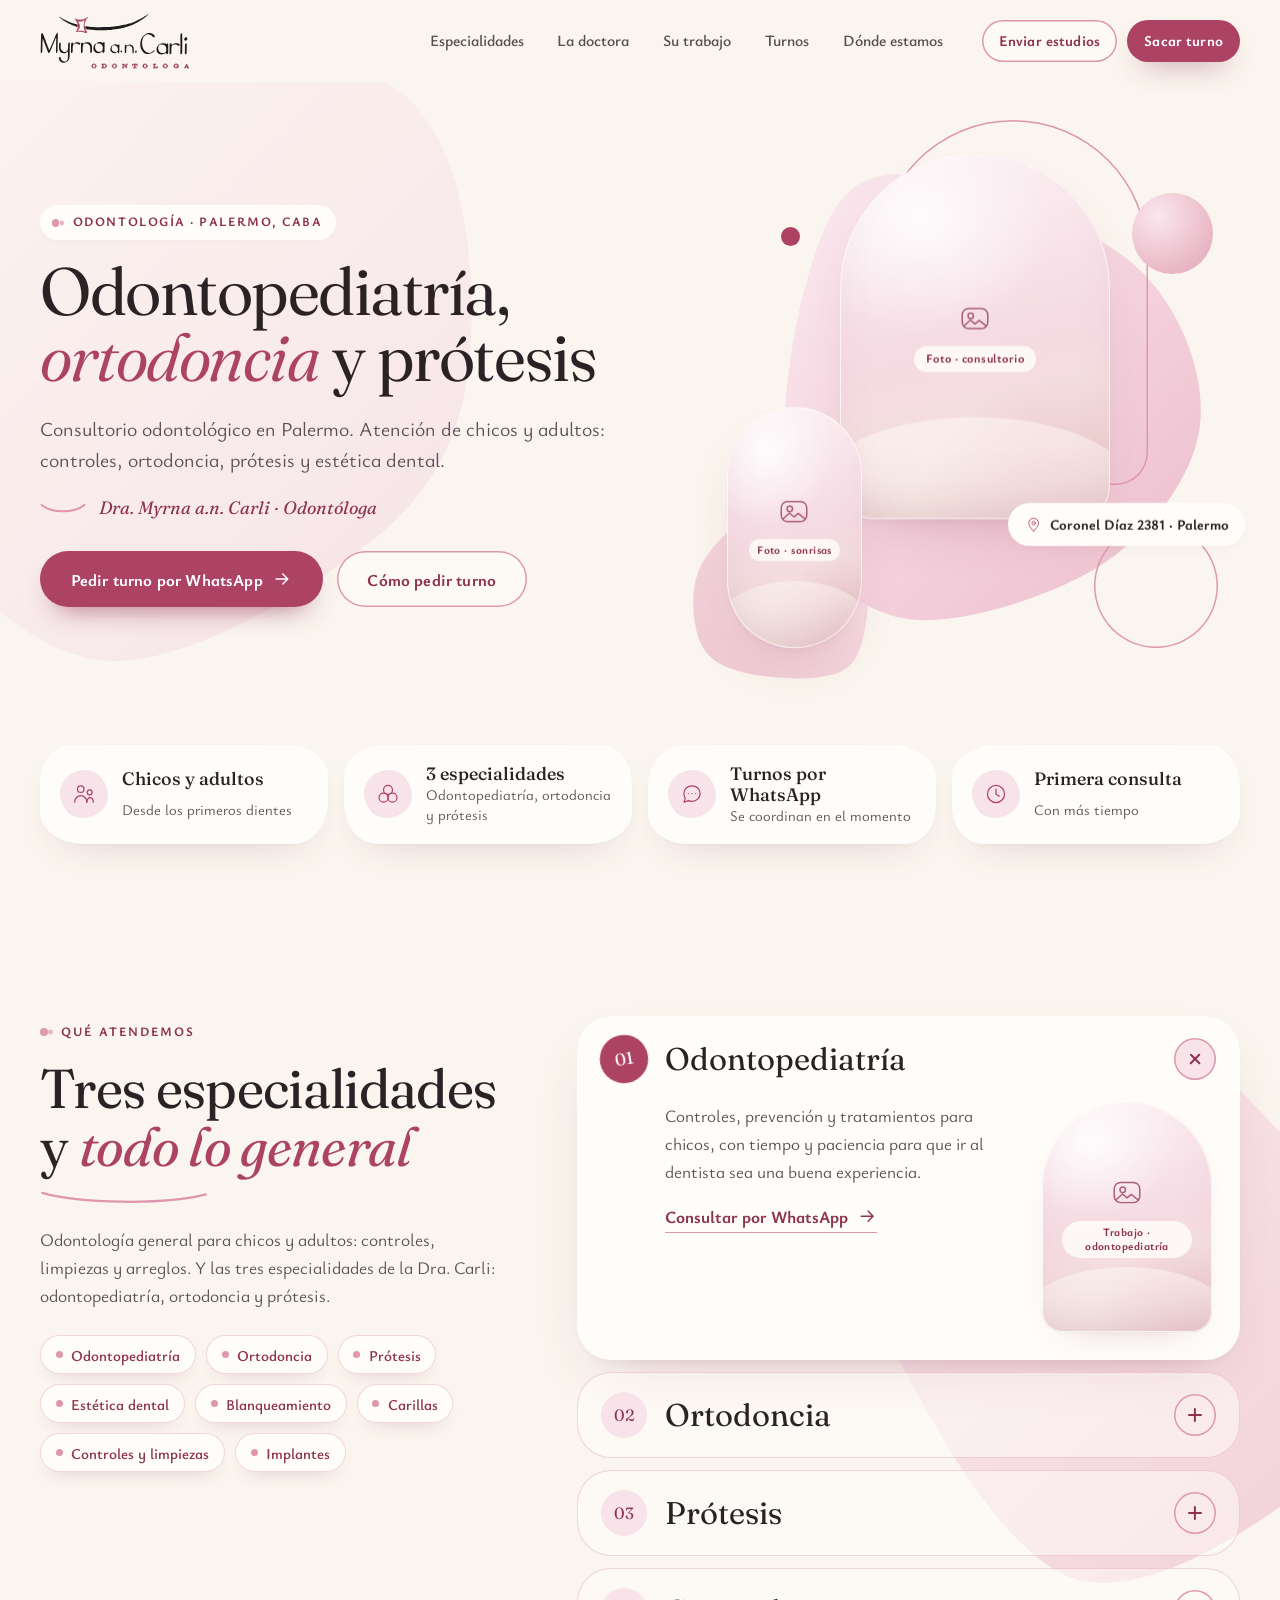
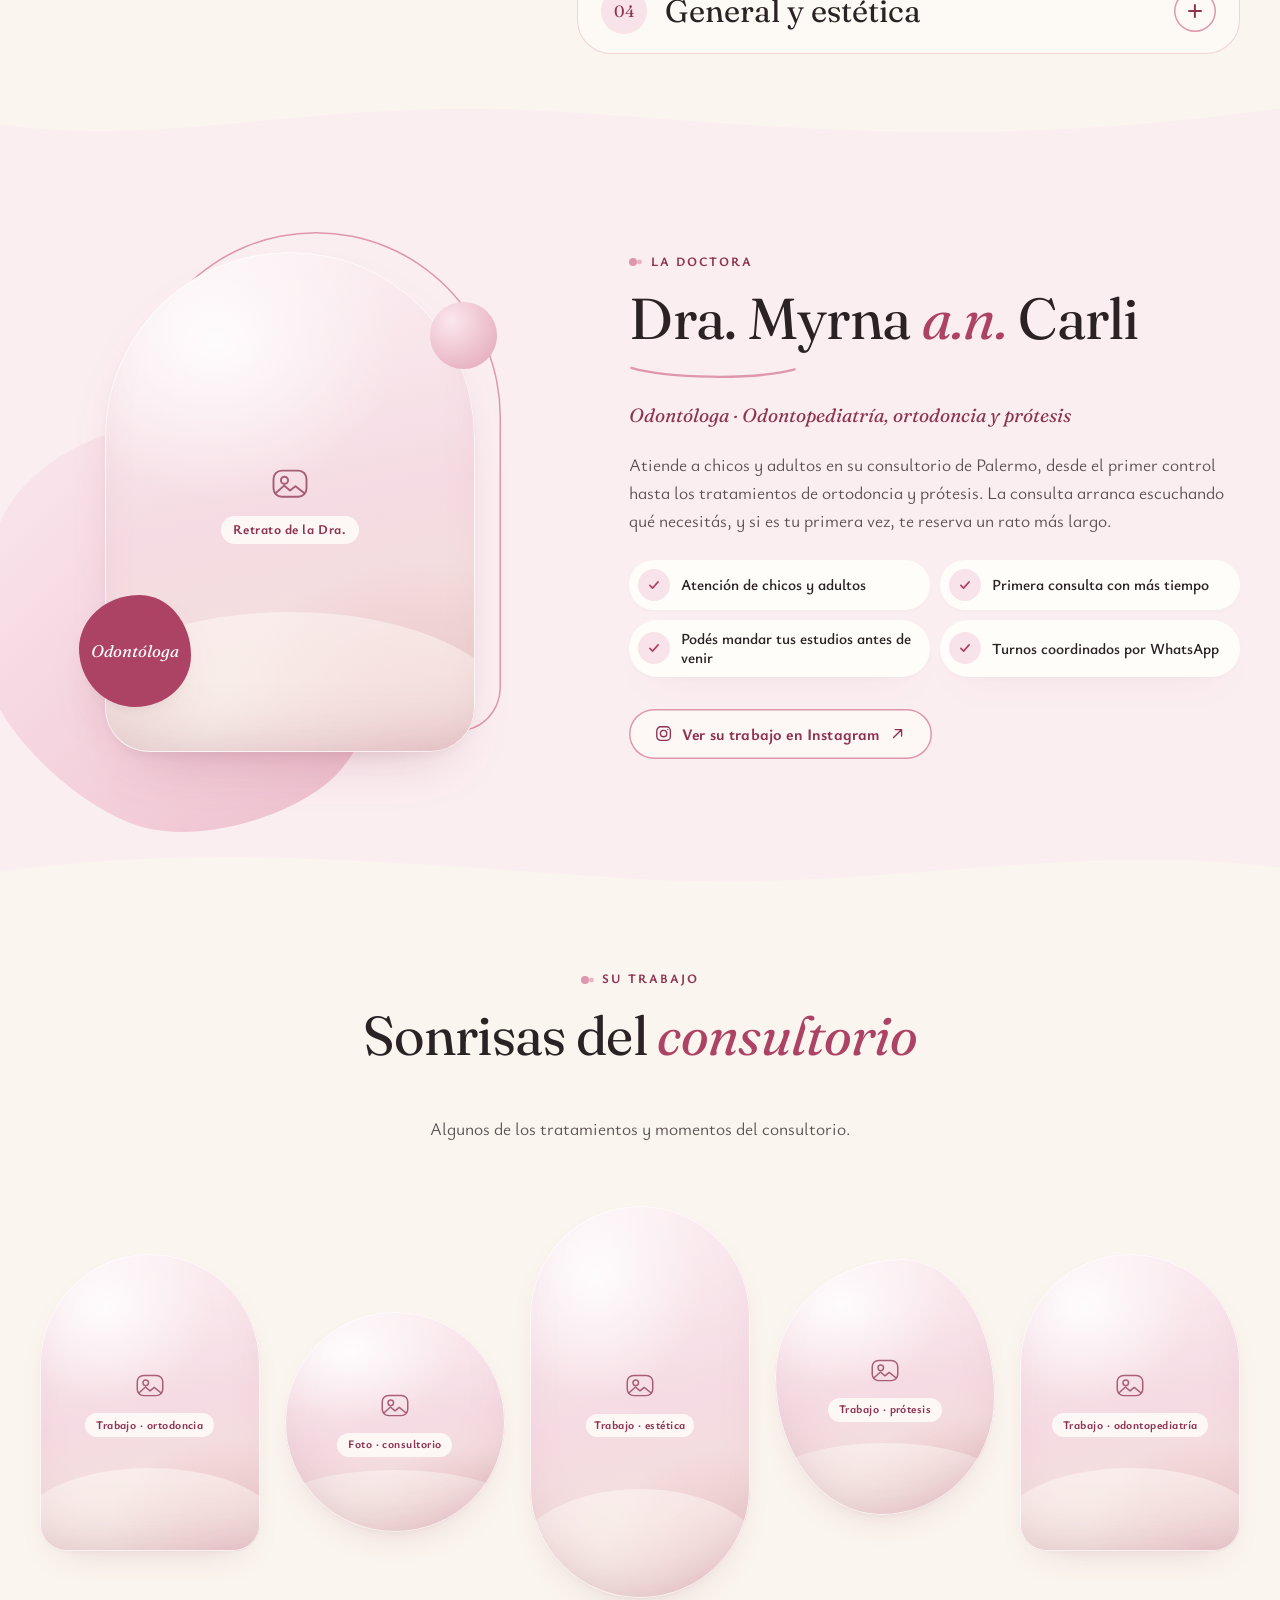
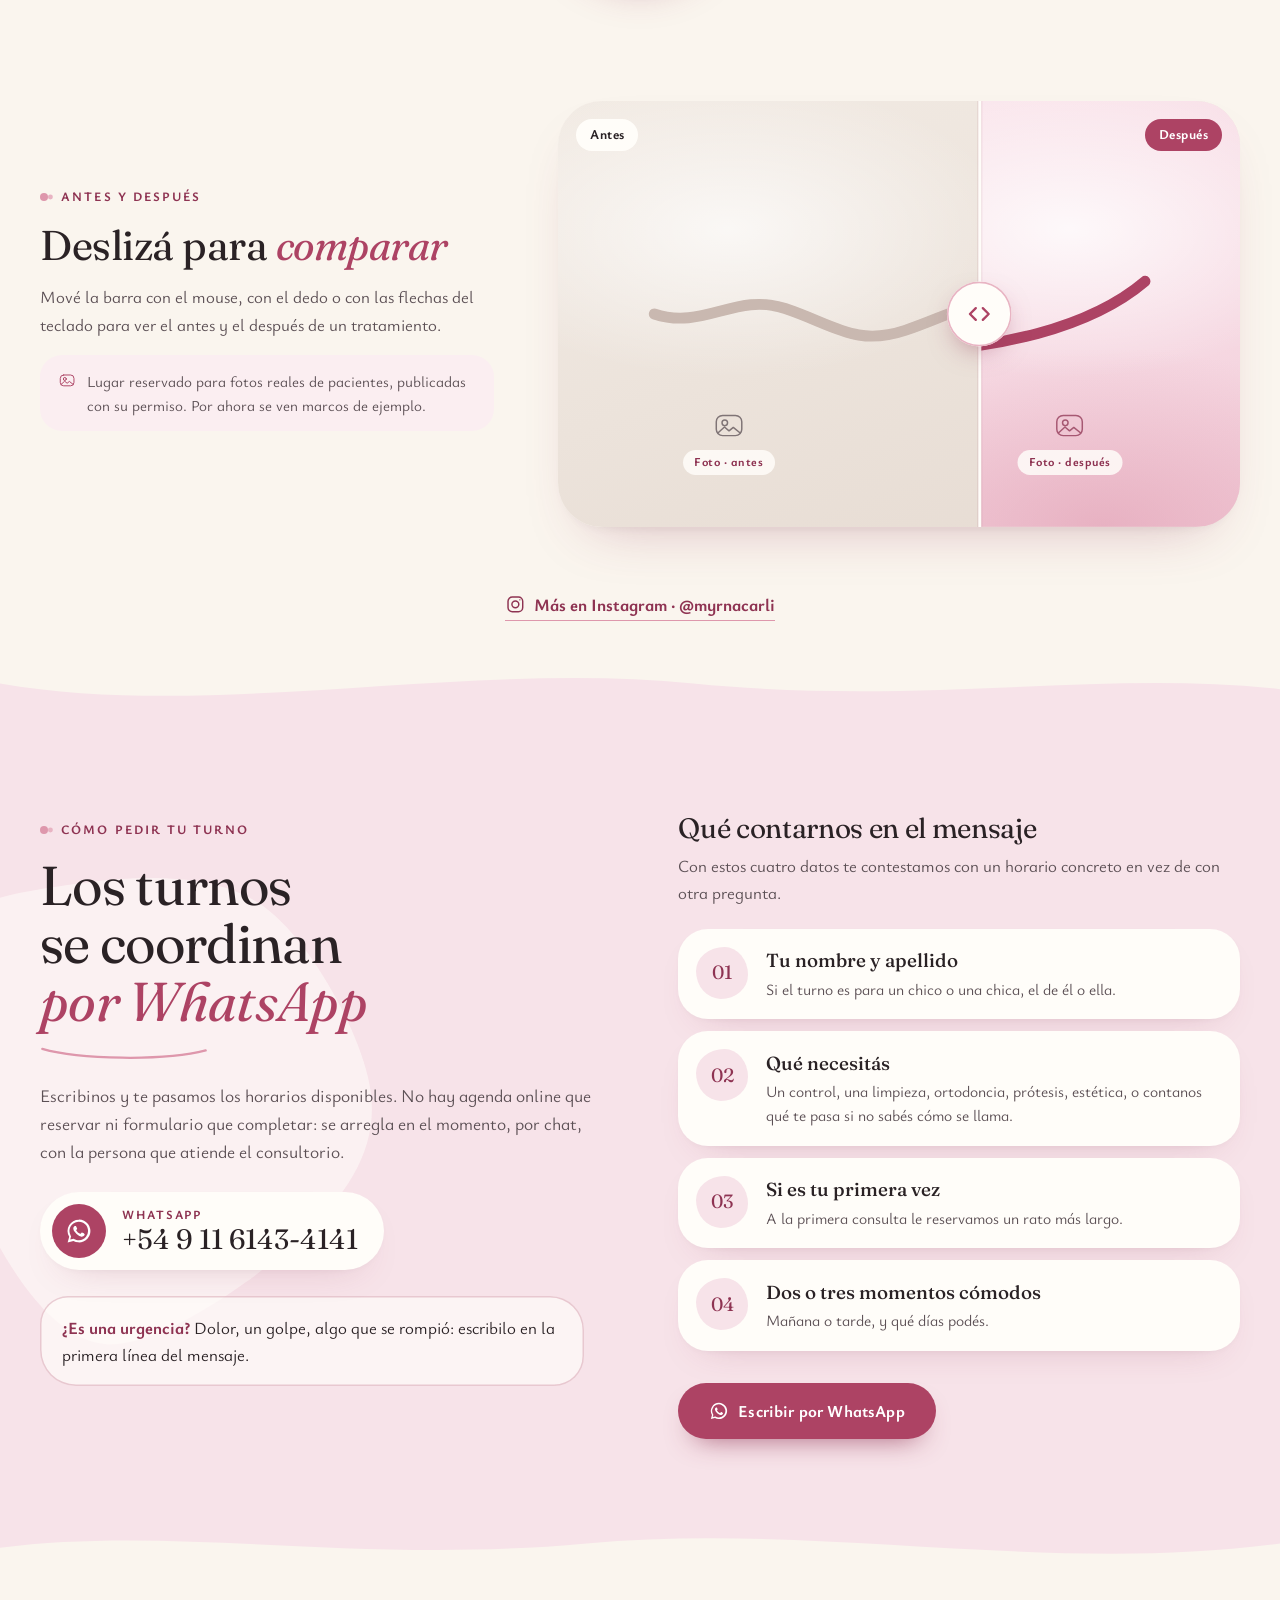
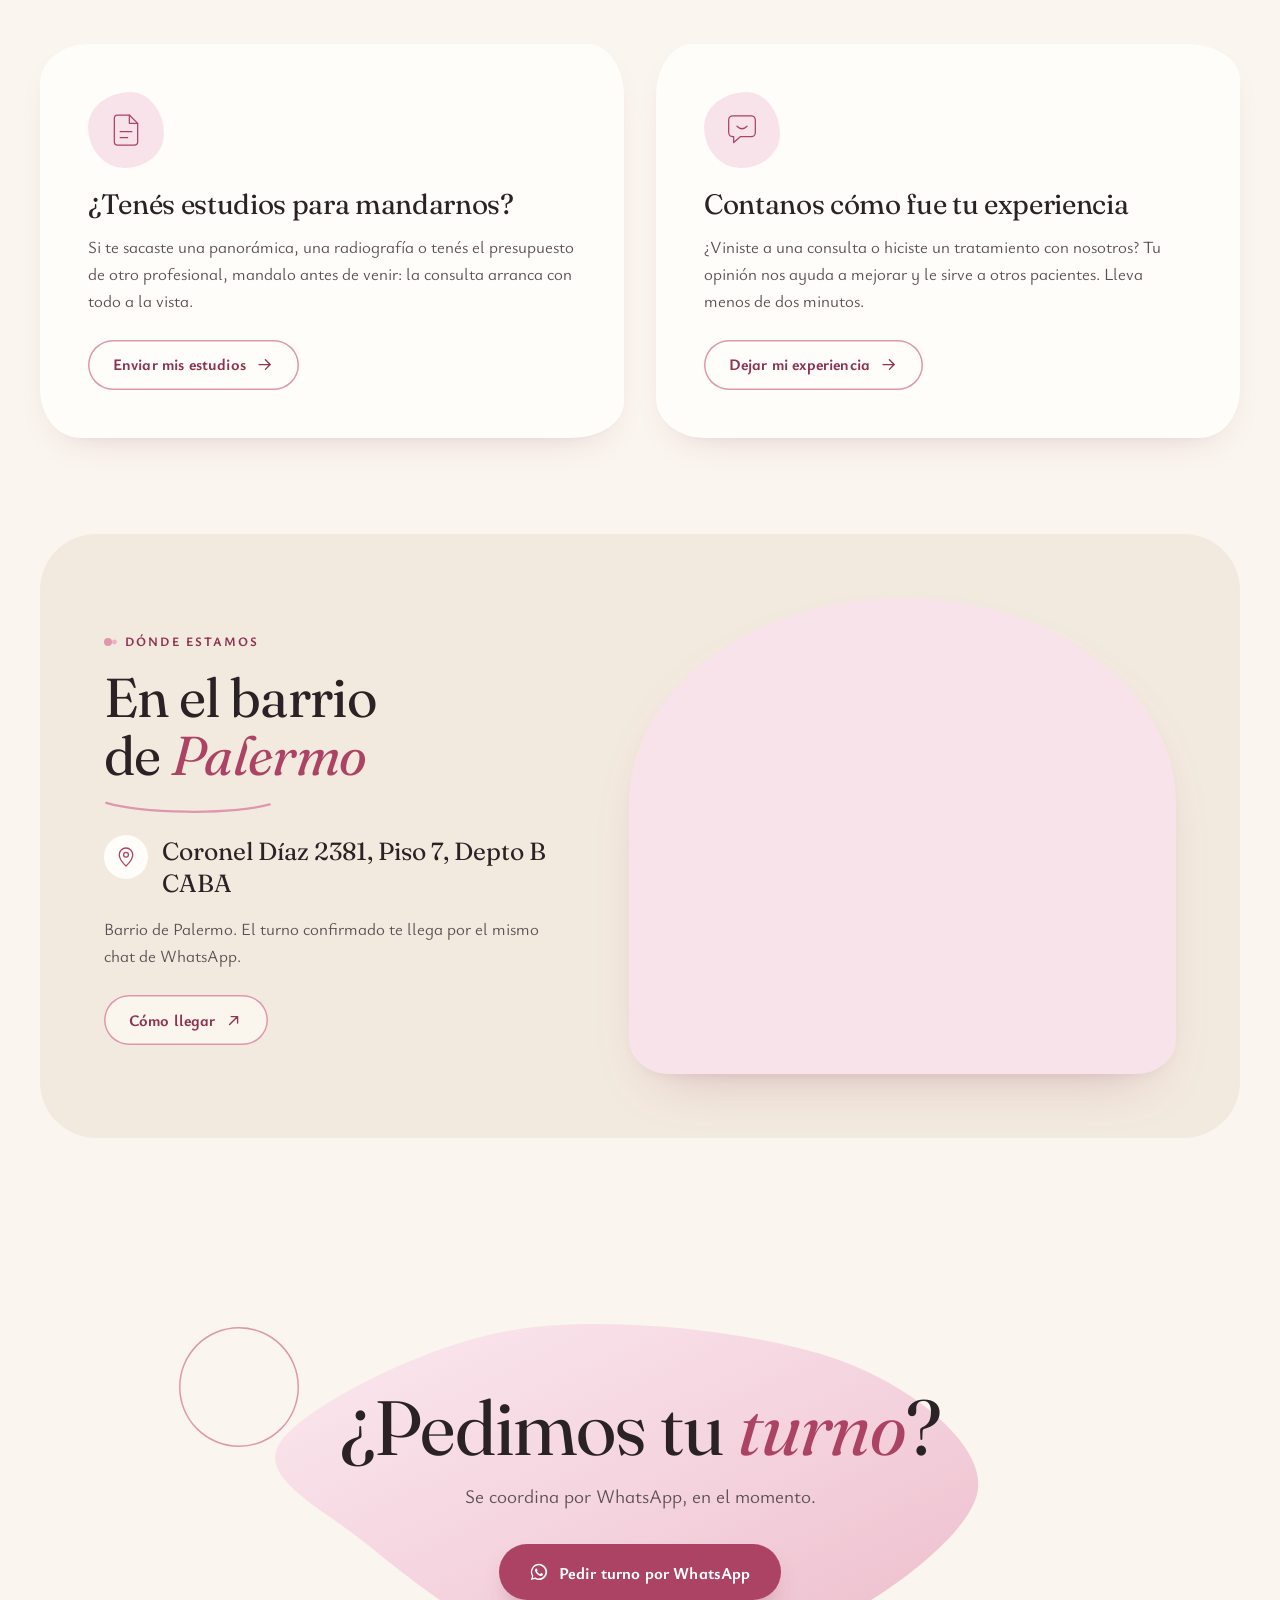
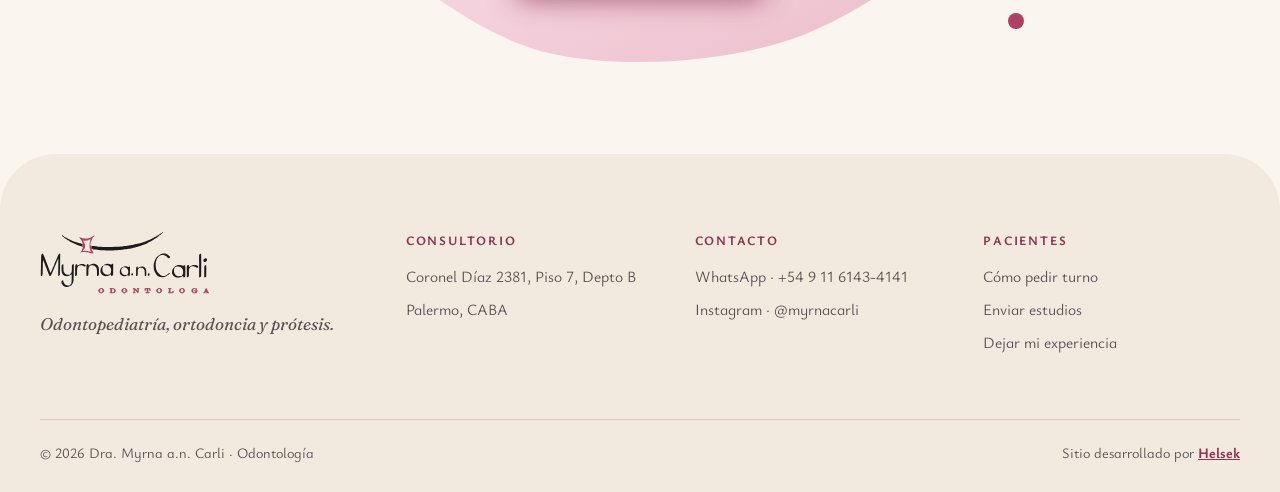
<file: modelos/2/index.html>
<!doctype html>
<html lang="es">
<head>
<meta charset="utf-8">
<meta name="viewport" content="width=device-width, initial-scale=1, viewport-fit=cover">
<title>Dra. Myrna a.n. Carli · Odontología en Palermo — Modelo 2</title>
<meta name="description" content="Consultorio odontológico en Palermo. Odontopediatría, ortodoncia y prótesis. Atención de chicos y adultos: controles, ortodoncia, prótesis y estética dental. Turnos por WhatsApp.">
<meta name="robots" content="noindex">
<meta name="theme-color" content="#faf5ee">
<meta property="og:title" content="Dra. Myrna a.n. Carli · Odontología">
<meta property="og:description" content="Odontopediatría, ortodoncia y prótesis en Palermo. Turnos por WhatsApp.">
<meta property="og:image" content="../../assets/img/og-myrna.png">
<link rel="icon" href="../../assets/img/favicon-myrna.svg" type="image/svg+xml">
<link rel="apple-touch-icon" href="../../assets/img/apple-touch-icon-myrna.png">
<link rel="preconnect" href="https://fonts.googleapis.com">
<link rel="preconnect" href="https://fonts.gstatic.com" crossorigin>
<link rel="stylesheet" href="https://fonts.googleapis.com/css2?family=Fraunces:ital,opsz,wght,SOFT@0,9..144,300..600,100;1,9..144,300..600,100&family=Ysabeau+Infant:wght@400;500;600;700&display=swap">
<link rel="stylesheet" href="estilo.css">
<script>document.documentElement.classList.add('js');setTimeout(function(){if(!window.M2_OK)document.documentElement.classList.add('listo','sin-js')},3500)</script>
<script src="../../assets/js/fotos.js"></script>
<script src="sitio.js" defer></script>
</head>
<body>

<!-- Íconos de línea (originales) -->
<svg width="0" height="0" style="position:absolute" aria-hidden="true" focusable="false"><defs>
  <symbol id="i-foto" viewBox="0 0 32 32"><rect x="4" y="7" width="24" height="19" rx="6"/><circle cx="12" cy="14" r="2.6"/><path d="M5.5 23.5l6.2-5.6 4.3 3.6 4-3.2 6.5 5.2"/></symbol>
  <symbol id="i-familia" viewBox="0 0 32 32"><circle cx="12" cy="10" r="4"/><path d="M4.5 26c0-4.6 3.4-8 7.5-8s7.5 3.4 7.5 8"/><circle cx="23" cy="14" r="3"/><path d="M19.6 26c.3-3.3 1.7-5.6 3.9-5.6s3.7 2.3 4 5.6"/></symbol>
  <symbol id="i-tres" viewBox="0 0 32 32"><circle cx="16" cy="11" r="5.5"/><circle cx="10.5" cy="20.5" r="5.5"/><circle cx="21.5" cy="20.5" r="5.5"/></symbol>
  <symbol id="i-chat" viewBox="0 0 32 32"><path d="M6 15.5C6 10 10.5 6 16 6s10 4 10 9.5S21.5 25 16 25c-1.6 0-3.1-.3-4.4-.9L6 26l1.7-4.6C6.6 19.7 6 17.7 6 15.5z"/><path d="M11.5 15.5h.01M16 15.5h.01M20.5 15.5h.01"/></symbol>
  <symbol id="i-reloj" viewBox="0 0 32 32"><circle cx="16" cy="16" r="10.5"/><path d="M16 10v6.2l4 2.6"/></symbol>
  <symbol id="i-flecha" viewBox="0 0 24 24"><path d="M5 12h14M13 6l6 6-6 6"/></symbol>
  <symbol id="i-sale" viewBox="0 0 24 24"><path d="M7 17L17 7M9 7h8v8"/></symbol>
  <symbol id="i-ok" viewBox="0 0 24 24"><path d="M6.5 12.5l3.6 3.6 7.4-8.2"/></symbol>
  <symbol id="i-doc" viewBox="0 0 48 48"><path d="M14 6h14l10 10v22a4 4 0 0 1-4 4H14a4 4 0 0 1-4-4V10a4 4 0 0 1 4-4z"/><path d="M28 6v10h10"/><path d="M17 26h14M17 33h9"/></symbol>
  <symbol id="i-opina" viewBox="0 0 48 48"><path d="M8 12a5 5 0 0 1 5-5h22a5 5 0 0 1 5 5v15a5 5 0 0 1-5 5H22l-8 7v-7h-1a5 5 0 0 1-5-5z"/><path d="M18 19.5q6 6 12 0"/></symbol>
  <symbol id="i-pin" viewBox="0 0 32 32"><path d="M16 28s9-8.2 9-15a9 9 0 0 0-18 0c0 6.8 9 15 9 15z"/><circle cx="16" cy="13" r="3.2"/></symbol>
  <symbol id="i-ig" viewBox="0 0 24 24"><rect x="3.5" y="3.5" width="17" height="17" rx="5"/><circle cx="12" cy="12" r="4"/><path d="M17.2 6.8h.01"/></symbol>
  <symbol id="i-lados" viewBox="0 0 24 24"><path d="M9 7l-5 5 5 5M15 7l5 5-5 5"/></symbol>
  <symbol id="i-wa" viewBox="0 0 32 32"><path d="M16 3a13 13 0 0 0-11.2 19.6L3 29l6.6-1.7A13 13 0 1 0 16 3zm0 23.6c-2 0-4-.6-5.7-1.6l-.4-.2-3.9 1 1-3.8-.3-.4A10.6 10.6 0 1 1 16 26.6zm5.8-7.9c-.3-.2-1.9-.9-2.2-1s-.5-.2-.7.2-.8 1-1 1.2-.4.2-.7.1a8.7 8.7 0 0 1-4.3-3.8c-.3-.6.3-.5.9-1.7.1-.2 0-.4 0-.5l-1-2.4c-.3-.6-.5-.5-.7-.5h-.6a1.2 1.2 0 0 0-.9.4 3.6 3.6 0 0 0-1.1 2.7 6.3 6.3 0 0 0 1.3 3.3 14.4 14.4 0 0 0 5.5 4.9c2 .9 2.8.9 3.8.8a3.3 3.3 0 0 0 2.1-1.5 2.7 2.7 0 0 0 .2-1.5c-.1-.1-.3-.2-.6-.3z"/></symbol>
  <linearGradient id="g-rosa" x1="0" y1="0" x2="1" y2="1"><stop offset="0" stop-color="#fbe9ef"/><stop offset=".55" stop-color="#f4d2dd"/><stop offset="1" stop-color="#ecbccb"/></linearGradient>
  <linearGradient id="g-rosa-2" x1="1" y1="0" x2="0" y2="1"><stop offset="0" stop-color="#f7dbe4"/><stop offset="1" stop-color="#e9b7c6"/></linearGradient>
  <linearGradient id="g-crema" x1="0" y1="0" x2="1" y2="1"><stop offset="0" stop-color="#fdf6f0"/><stop offset="1" stop-color="#f6e2e6"/></linearGradient>
</defs></svg>

<a class="saltar" href="#contenido">Ir al contenido</a>

<header class="cab" id="cab">
  <div class="cont cab__in">
    <a class="cab__logo" href="#inicio" aria-label="Dra. Myrna a.n. Carli · Inicio"><img src="../../assets/img/logo-myrna.svg" alt="Myrna a.n. Carli · Odontóloga" width="196" height="73"></a>
    <nav class="cab__nav" id="menu" aria-label="Secciones">
      <ul>
        <li><a href="#especialidades">Especialidades</a></li>
        <li><a href="#doctora">La doctora</a></li>
        <li><a href="#trabajo">Su trabajo</a></li>
        <li><a href="#turnos">Turnos</a></li>
        <li><a href="#ubicacion">Dónde estamos</a></li>
      </ul>
      <div class="cab__nav-bts">
        <a class="bt bt--linea" href="https://lightpink-loris-112320.hostingersite.com/estudios">Enviar estudios</a>
        <a class="bt bt--vino" href="https://wa.me/5491161434141?text=Hola%2C%20quiero%20pedir%20un%20turno." target="_blank" rel="noopener"><span class="bt__in">Sacar turno <svg class="ic"><use href="#i-flecha"/></svg></span></a>
      </div>
    </nav>
    <div class="cab__acc">
      <a class="bt bt--linea bt--chico cab__est" href="https://lightpink-loris-112320.hostingersite.com/estudios">Enviar estudios</a>
      <a class="bt bt--vino bt--chico" href="https://wa.me/5491161434141?text=Hola%2C%20quiero%20pedir%20un%20turno." target="_blank" rel="noopener"><span class="bt__in">Sacar turno</span></a>
      <button class="cab__menu" type="button" aria-label="Abrir menú" aria-expanded="false" aria-controls="menu"><span></span><span></span></button>
    </div>
  </div>
</header>

<main id="contenido">

<!-- ============ PORTADA ============ -->
<section class="portada" id="inicio" aria-labelledby="titulo">
  <div class="portada__fondo" aria-hidden="true">
    <div class="capa capa--f1" data-prof="0.10"><div class="mancha mancha--gira" data-mancha="11" data-amp="0.15"><svg viewBox="0 0 200 200"><path fill="url(#g-crema)" d="M100,24C138,22 178,52 176,98C174,142 140,178 98,176C56,174 24,144 26,100C28,58 62,26 100,24Z"/></svg></div></div>
  </div>

  <div class="cont portada__in">
    <div class="portada__txt">
      <p class="rotulo rotulo--chip rv">Odontología · Palermo, CABA</p>
      <h1 class="portada__tit rv" id="titulo" style="--d:.08s">Odontopediatría, <em>ortodoncia</em> y prótesis</h1>
      <p class="portada__bajada rv" style="--d:.18s">Consultorio odontológico en Palermo. Atención de chicos y adultos: controles, ortodoncia, prótesis y estética dental.</p>
      <p class="portada__firma rv" style="--d:.26s"><svg class="firma__curva" viewBox="0 0 60 16" aria-hidden="true"><path d="M2 4c14 11 42 11 56 0"/></svg>Dra. Myrna a.n. Carli · Odontóloga</p>
      <div class="portada__bts rv" style="--d:.34s">
        <a class="bt bt--vino bt--grande magnet" href="https://wa.me/5491161434141?text=Hola%2C%20quiero%20pedir%20un%20turno." target="_blank" rel="noopener"><span class="bt__in">Pedir turno por WhatsApp <svg class="ic"><use href="#i-flecha"/></svg></span></a>
        <a class="bt bt--linea bt--grande" href="#turnos"><span class="bt__in">Cómo pedir turno</span></a>
      </div>
    </div>

    <div class="portada__vis">
      <div class="capa capa--m1" data-prof="0.16" aria-hidden="true"><div class="mancha mancha--gira" data-mancha="3" data-amp="0.16"><svg viewBox="0 0 200 200"><path fill="url(#g-rosa)" d="M104,22C146,24 180,58 176,104C172,146 136,180 94,176C52,172 22,138 26,96C30,54 64,20 104,22Z"/></svg></div></div>
      <div class="capa capa--m2" data-prof="0.42" aria-hidden="true"><div class="mancha mancha--gira mancha--inversa" data-mancha="7" data-amp="0.2"><svg viewBox="0 0 200 200"><path fill="url(#g-rosa-2)" opacity=".75" d="M100,30C134,28 170,56 168,100C166,140 136,170 98,168C60,166 32,138 34,100C36,62 66,32 100,30Z"/></svg></div></div>
      <div class="capa capa--contorno" data-prof="0.3" aria-hidden="true"><span class="contorno-arco rv" style="--d:.3s"></span></div>
      <div class="capa capa--arco" data-prof="0.22">
        <figure class="foto foto--arco rv" style="--d:.16s" data-foto="hero" id="fotoHero">
          <div class="foto__vacio" aria-hidden="true"><svg class="ic foto__ic"><use href="#i-foto"/></svg><span class="foto__tag">Foto · consultorio</span></div>
        </figure>
      </div>
      <div class="capa capa--pildora" data-prof="0.55">
        <figure class="foto foto--pildora rv" style="--d:.3s" data-foto="hero2" id="fotoHero2">
          <div class="foto__vacio" aria-hidden="true"><svg class="ic foto__ic"><use href="#i-foto"/></svg><span class="foto__tag">Foto · sonrisas</span></div>
        </figure>
      </div>
      <div class="capa capa--c1" data-prof="0.75" aria-hidden="true"><span class="circulo circulo--lleno rv rv--pop" style="--d:.42s"></span></div>
      <div class="capa capa--c2" data-prof="0.38" aria-hidden="true"><span class="circulo circulo--linea rv rv--pop" style="--d:.5s"></span></div>
      <div class="capa capa--c3" data-prof="0.95" aria-hidden="true"><span class="circulo circulo--punto rv rv--pop" style="--d:.58s"></span></div>
      <div class="capa capa--ficha" data-prof="0.62"><p class="ficha rv" style="--d:.48s"><svg class="ic"><use href="#i-pin"/></svg>Coronel Díaz 2381 · Palermo</p></div>
    </div>
  </div>

  <ul class="cont datos" aria-label="En pocas palabras">
    <li class="dato rv" style="--d:.1s"><span class="dato__ic" aria-hidden="true"><svg class="ic"><use href="#i-familia"/></svg></span><b>Chicos y adultos</b><span>Desde los primeros dientes</span></li>
    <li class="dato rv" style="--d:.18s"><span class="dato__ic" aria-hidden="true"><svg class="ic"><use href="#i-tres"/></svg></span><b>3 especialidades</b><span>Odontopediatría, ortodoncia y prótesis</span></li>
    <li class="dato rv" style="--d:.26s"><span class="dato__ic" aria-hidden="true"><svg class="ic"><use href="#i-chat"/></svg></span><b>Turnos por WhatsApp</b><span>Se coordinan en el momento</span></li>
    <li class="dato rv" style="--d:.34s"><span class="dato__ic" aria-hidden="true"><svg class="ic"><use href="#i-reloj"/></svg></span><b>Primera consulta</b><span>Con más tiempo</span></li>
  </ul>
</section>

<!-- ============ ESPECIALIDADES (acordeón) ============ -->
<section class="sec esp" id="especialidades" aria-labelledby="esp-tit">
  <div class="esp__mancha" aria-hidden="true"><div class="mancha mancha--gira mancha--lenta" data-mancha="5" data-amp="0.17"><svg viewBox="0 0 200 200"><path fill="url(#g-rosa)" opacity=".7" d="M96,26C140,22 176,56 174,100C172,146 138,176 96,174C54,172 26,142 26,100C26,58 52,30 96,26Z"/></svg></div></div>
  <div class="cont esp__in">
    <div class="esp__intro">
      <p class="rotulo rv">Qué atendemos</p>
      <h2 class="rv" id="esp-tit" style="--d:.06s">Tres especialidades y <em>todo lo general</em></h2>
      <svg class="trazo rv rv--trazo" viewBox="0 0 220 24" aria-hidden="true"><path d="M3 8c48 14 160 16 214 2"/></svg>
      <p class="esp__txt rv" style="--d:.12s">Odontología general para chicos y adultos: controles, limpiezas y arreglos. Y las tres especialidades de la Dra. Carli: odontopediatría, ortodoncia y prótesis.</p>
      <ul class="chips" aria-label="Tratamientos">
        <li class="chip rv rv--pop" style="--d:.05s">Odontopediatría</li>
        <li class="chip rv rv--pop" style="--d:.1s">Ortodoncia</li>
        <li class="chip rv rv--pop" style="--d:.15s">Prótesis</li>
        <li class="chip rv rv--pop" style="--d:.2s">Estética dental</li>
        <li class="chip rv rv--pop" style="--d:.25s">Blanqueamiento</li>
        <li class="chip rv rv--pop" style="--d:.3s">Carillas</li>
        <li class="chip rv rv--pop" style="--d:.35s">Controles y limpiezas</li>
        <li class="chip rv rv--pop" style="--d:.4s">Implantes</li>
      </ul>
    </div>

    <div class="acc" id="acordeon">
      <div class="acc__item abierto rv" style="--d:.05s">
        <h3 class="acc__h"><button class="acc__bt" type="button" id="acc-b1" aria-expanded="true" aria-controls="acc-p1"><span class="acc__n" aria-hidden="true">01</span><span class="acc__tit">Odontopediatría</span><span class="acc__mas" aria-hidden="true"></span></button></h3>
        <div class="acc__panel" id="acc-p1" role="region" aria-labelledby="acc-b1">
          <div class="acc__cont">
            <div class="acc__texto">
              <p>Controles, prevención y tratamientos para chicos, con tiempo y paciencia para que ir al dentista sea una buena experiencia.</p>
              <a class="enlace" href="https://wa.me/5491161434141?text=Hola%2C%20quiero%20pedir%20un%20turno." target="_blank" rel="noopener">Consultar por WhatsApp <svg class="ic"><use href="#i-flecha"/></svg></a>
            </div>
            <figure class="foto foto--arco acc__foto" data-etiqueta="odontopediatr">
              <div class="foto__vacio" aria-hidden="true"><svg class="ic foto__ic"><use href="#i-foto"/></svg><span class="foto__tag">Trabajo · odontopediatría</span></div>
            </figure>
          </div>
        </div>
      </div>
      <div class="acc__item abierto rv" style="--d:.12s">
        <h3 class="acc__h"><button class="acc__bt" type="button" id="acc-b2" aria-expanded="true" aria-controls="acc-p2"><span class="acc__n" aria-hidden="true">02</span><span class="acc__tit">Ortodoncia</span><span class="acc__mas" aria-hidden="true"></span></button></h3>
        <div class="acc__panel" id="acc-p2" role="region" aria-labelledby="acc-b2">
          <div class="acc__cont">
            <div class="acc__texto">
              <p>Brackets y placas para alinear los dientes y corregir la mordida, en chicos y en adultos.</p>
              <a class="enlace" href="https://wa.me/5491161434141?text=Hola%2C%20quiero%20pedir%20un%20turno." target="_blank" rel="noopener">Consultar por WhatsApp <svg class="ic"><use href="#i-flecha"/></svg></a>
            </div>
            <figure class="foto foto--pildora acc__foto" data-etiqueta="ortodoncia">
              <div class="foto__vacio" aria-hidden="true"><svg class="ic foto__ic"><use href="#i-foto"/></svg><span class="foto__tag">Trabajo · ortodoncia</span></div>
            </figure>
          </div>
        </div>
      </div>
      <div class="acc__item abierto rv" style="--d:.19s">
        <h3 class="acc__h"><button class="acc__bt" type="button" id="acc-b3" aria-expanded="true" aria-controls="acc-p3"><span class="acc__n" aria-hidden="true">03</span><span class="acc__tit">Prótesis</span><span class="acc__mas" aria-hidden="true"></span></button></h3>
        <div class="acc__panel" id="acc-p3" role="region" aria-labelledby="acc-b3">
          <div class="acc__cont">
            <div class="acc__texto">
              <p>Para recuperar las piezas que faltan y volver a masticar y sonreír con comodidad. También implantes.</p>
              <a class="enlace" href="https://wa.me/5491161434141?text=Hola%2C%20quiero%20pedir%20un%20turno." target="_blank" rel="noopener">Consultar por WhatsApp <svg class="ic"><use href="#i-flecha"/></svg></a>
            </div>
            <figure class="foto foto--gota acc__foto" data-etiqueta="pr[oó]tesis|implante">
              <div class="foto__vacio" aria-hidden="true"><svg class="ic foto__ic"><use href="#i-foto"/></svg><span class="foto__tag">Trabajo · prótesis</span></div>
            </figure>
          </div>
        </div>
      </div>
      <div class="acc__item abierto rv" style="--d:.26s">
        <h3 class="acc__h"><button class="acc__bt" type="button" id="acc-b4" aria-expanded="true" aria-controls="acc-p4"><span class="acc__n" aria-hidden="true">04</span><span class="acc__tit">General y estética</span><span class="acc__mas" aria-hidden="true"></span></button></h3>
        <div class="acc__panel" id="acc-p4" role="region" aria-labelledby="acc-b4">
          <div class="acc__cont">
            <div class="acc__texto">
              <p>Controles, limpiezas, arreglos, tratamientos de conducto y extracciones. Y estética dental: blanqueamiento y carillas.</p>
              <a class="enlace" href="https://wa.me/5491161434141?text=Hola%2C%20quiero%20pedir%20un%20turno." target="_blank" rel="noopener">Consultar por WhatsApp <svg class="ic"><use href="#i-flecha"/></svg></a>
            </div>
            <figure class="foto foto--arco foto--arco-ancho acc__foto" data-etiqueta="est[eé]tica|blanque|carilla">
              <div class="foto__vacio" aria-hidden="true"><svg class="ic foto__ic"><use href="#i-foto"/></svg><span class="foto__tag">Trabajo · estética</span></div>
            </figure>
          </div>
        </div>
      </div>
    </div>
  </div>
</section>

<!-- ============ LA DOCTORA ============ -->
<section class="sec doc banda" id="doctora" aria-labelledby="doc-tit">
  <svg class="ola ola--arriba" viewBox="0 0 1440 90" preserveAspectRatio="none" aria-hidden="true"><path d="M0,52 C180,88 360,14 620,34 C860,52 1080,92 1440,30 L1440,90 L0,90 Z"/></svg>
  <div class="cont doc__in">
    <div class="doc__vis">
      <div class="doc__mancha" aria-hidden="true"><div class="mancha mancha--gira mancha--inversa" data-mancha="9" data-amp="0.14" data-r="88"><svg viewBox="0 0 200 200"><path fill="url(#g-rosa)" d="M102,24C144,26 178,60 174,104C170,146 134,178 92,174C50,170 22,134 28,92C34,52 62,22 102,24Z"/></svg></div></div>
      <span class="doc__contorno contorno-arco rv" style="--d:.2s" aria-hidden="true"></span>
      <figure class="foto foto--arco foto--retrato rv" data-foto="doctora" id="fotoDoctora">
        <div class="foto__vacio" aria-hidden="true"><svg class="ic foto__ic"><use href="#i-foto"/></svg><span class="foto__tag">Retrato de la Dra.</span></div>
      </figure>
      <span class="circulo circulo--lleno doc__c1 rv rv--pop" style="--d:.35s" aria-hidden="true"></span>
      <p class="doc__sello rv rv--pop" style="--d:.45s" aria-hidden="true"><span>Odontóloga</span></p>
    </div>
    <div class="doc__txt">
      <p class="rotulo rv">La doctora</p>
      <h2 class="rv" id="doc-tit" style="--d:.06s">Dra. Myrna <em>a.n.</em> Carli</h2>
      <svg class="trazo rv rv--trazo" viewBox="0 0 220 24" aria-hidden="true"><path d="M3 8c48 14 160 16 214 2"/></svg>
      <p class="doc__cargo rv" style="--d:.1s">Odontóloga · Odontopediatría, ortodoncia y prótesis</p>
      <p class="rv" style="--d:.14s">Atiende a chicos y adultos en su consultorio de Palermo, desde el primer control hasta los tratamientos de ortodoncia y prótesis. La consulta arranca escuchando qué necesitás, y si es tu primera vez, te reserva un rato más largo.</p>
      <ul class="doc__lista">
        <li class="rv rv--pop" style="--d:.1s"><span class="ok" aria-hidden="true"><svg class="ic"><use href="#i-ok"/></svg></span>Atención de chicos y adultos</li>
        <li class="rv rv--pop" style="--d:.17s"><span class="ok" aria-hidden="true"><svg class="ic"><use href="#i-ok"/></svg></span>Primera consulta con más tiempo</li>
        <li class="rv rv--pop" style="--d:.24s"><span class="ok" aria-hidden="true"><svg class="ic"><use href="#i-ok"/></svg></span>Podés mandar tus estudios antes de venir</li>
        <li class="rv rv--pop" style="--d:.31s"><span class="ok" aria-hidden="true"><svg class="ic"><use href="#i-ok"/></svg></span>Turnos coordinados por WhatsApp</li>
      </ul>
      <a class="bt bt--linea rv" style="--d:.2s" href="https://www.instagram.com/myrnacarli/" target="_blank" rel="noopener"><span class="bt__in"><svg class="ic"><use href="#i-ig"/></svg>Ver su trabajo en Instagram <svg class="ic"><use href="#i-sale"/></svg></span></a>
    </div>
  </div>
  <svg class="ola ola--abajo" viewBox="0 0 1440 90" preserveAspectRatio="none" aria-hidden="true"><path d="M0,0 L1440,0 L1440,46 C1200,8 980,82 720,62 C460,42 240,10 0,52 Z"/></svg>
</section>

<!-- ============ SU TRABAJO ============ -->
<section class="sec trab" id="trabajo" aria-labelledby="trab-tit">
  <div class="cont">
    <div class="enc enc--centro">
      <p class="rotulo rv">Su trabajo</p>
      <h2 class="rv" id="trab-tit" style="--d:.06s">Sonrisas del <em>consultorio</em></h2>
      <svg class="trazo rv rv--trazo" viewBox="0 0 220 24" aria-hidden="true"><path d="M3 8c48 14 160 16 214 2"/></svg>
      <p class="rv" style="--d:.12s">Algunos de los tratamientos y momentos del consultorio.</p>
    </div>

    <div class="gal" id="galeria">
      <figure class="foto foto--arco gal__i rv" style="--d:.0s">
        <div class="foto__vacio" aria-hidden="true"><svg class="ic foto__ic"><use href="#i-foto"/></svg><span class="foto__tag">Trabajo · ortodoncia</span></div>
      </figure>
      <figure class="foto foto--circulo gal__i rv" style="--d:.08s">
        <div class="foto__vacio" aria-hidden="true"><svg class="ic foto__ic"><use href="#i-foto"/></svg><span class="foto__tag">Foto · consultorio</span></div>
      </figure>
      <figure class="foto foto--pildora gal__i rv" style="--d:.16s">
        <div class="foto__vacio" aria-hidden="true"><svg class="ic foto__ic"><use href="#i-foto"/></svg><span class="foto__tag">Trabajo · estética</span></div>
      </figure>
      <figure class="foto foto--gota gal__i rv" style="--d:.24s">
        <div class="foto__vacio" aria-hidden="true"><svg class="ic foto__ic"><use href="#i-foto"/></svg><span class="foto__tag">Trabajo · prótesis</span></div>
      </figure>
      <figure class="foto foto--arco gal__i rv" style="--d:.32s">
        <div class="foto__vacio" aria-hidden="true"><svg class="ic foto__ic"><use href="#i-foto"/></svg><span class="foto__tag">Trabajo · odontopediatría</span></div>
      </figure>
    </div>
    <p class="gal__ayuda" aria-hidden="true">Deslizá para ver más <svg class="ic"><use href="#i-flecha"/></svg></p>

    <div class="ad">
      <div class="ad__txt">
        <p class="rotulo rv">Antes y después</p>
        <h3 class="rv" style="--d:.06s">Deslizá para <em>comparar</em></h3>
        <p class="rv" style="--d:.12s">Mové la barra con el mouse, con el dedo o con las flechas del teclado para ver el antes y el después de un tratamiento.</p>
        <p class="ad__nota rv" style="--d:.18s"><svg class="ic"><use href="#i-foto"/></svg>Lugar reservado para fotos reales de pacientes, publicadas con su permiso. Por ahora se ven marcos de ejemplo.</p>
      </div>
      <div class="comp rv" style="--d:.1s" data-comp>
        <div class="comp__capa comp__antes">
          <div class="comp__vacio" aria-hidden="true">
            <svg class="comp__curva" viewBox="0 0 200 60"><path d="M10 30c18 6 30-8 48-2s26 14 44 8 28-14 46-8 30 8 42 4"/></svg>
            <span class="comp__ph"><svg class="ic foto__ic"><use href="#i-foto"/></svg><span class="foto__tag">Foto · antes</span></span>
          </div>
          <span class="comp__etq">Antes</span>
        </div>
        <div class="comp__capa comp__despues">
          <div class="comp__vacio" aria-hidden="true">
            <svg class="comp__curva" viewBox="0 0 200 60"><path d="M10 18c40 34 140 34 180 0"/></svg>
            <span class="comp__ph"><svg class="ic foto__ic"><use href="#i-foto"/></svg><span class="foto__tag">Foto · después</span></span>
          </div>
          <span class="comp__etq">Después</span>
        </div>
        <div class="comp__linea">
          <span class="comp__mango" role="slider" tabindex="0" aria-label="Comparar antes y después" aria-valuemin="0" aria-valuemax="100" aria-valuenow="50" aria-valuetext="Antes 50 %, después 50 %"><svg class="ic"><use href="#i-lados"/></svg></span>
        </div>
      </div>
    </div>

    <p class="gal__pie rv"><a class="enlace enlace--grande" href="https://www.instagram.com/myrnacarli/" target="_blank" rel="noopener"><svg class="ic"><use href="#i-ig"/></svg>Más en Instagram · @myrnacarli</a></p>
  </div>
</section>

<!-- ============ TURNOS ============ -->
<section class="sec tur banda banda--rosa" id="turnos" aria-labelledby="tur-tit">
  <svg class="ola ola--arriba" viewBox="0 0 1440 90" preserveAspectRatio="none" aria-hidden="true"><path d="M0,40 C240,92 520,8 780,40 C1040,72 1240,20 1440,48 L1440,90 L0,90 Z"/></svg>
  <div class="tur__mancha" aria-hidden="true"><div class="mancha mancha--gira mancha--lenta" data-mancha="13" data-amp="0.18"><svg viewBox="0 0 200 200"><path fill="#fffdf9" opacity=".55" d="M100,26C142,24 176,58 172,102C168,144 134,176 94,172C54,168 26,136 30,96C34,56 60,28 100,26Z"/></svg></div></div>
  <div class="cont tur__in">
    <div class="tur__txt">
      <p class="rotulo rv">Cómo pedir tu turno</p>
      <h2 class="rv" id="tur-tit" style="--d:.06s">Los turnos se coordinan <em>por WhatsApp</em></h2>
      <svg class="trazo rv rv--trazo" viewBox="0 0 220 24" aria-hidden="true"><path d="M3 8c48 14 160 16 214 2"/></svg>
      <p class="rv" style="--d:.12s">Escribinos y te pasamos los horarios disponibles. No hay agenda online que reservar ni formulario que completar: se arregla en el momento, por chat, con la persona que atiende el consultorio.</p>
      <a class="tur__tel rv" style="--d:.18s" href="https://wa.me/5491161434141?text=Hola%2C%20quiero%20pedir%20un%20turno." target="_blank" rel="noopener"><span class="tur__tel-ic" aria-hidden="true"><svg class="ic ic--lleno"><use href="#i-wa"/></svg></span><span class="tur__tel-txt"><small>WhatsApp</small>+54 9 11 6143-4141</span></a>
      <p class="tur__urg rv" style="--d:.24s"><b>¿Es una urgencia?</b> Dolor, un golpe, algo que se rompió: escribilo en la primera línea del mensaje.</p>
    </div>
    <div class="tur__pasos">
      <div class="tur__intro rv">
        <h3>Qué contarnos en el mensaje</h3>
        <p>Con estos cuatro datos te contestamos con un horario concreto en vez de con otra pregunta.</p>
      </div>
      <ol class="pasos">
        <li class="paso rv" style="--d:.05s"><span class="paso__n" aria-hidden="true">01</span><div><b>Tu nombre y apellido</b><p>Si el turno es para un chico o una chica, el de él o ella.</p></div></li>
        <li class="paso rv" style="--d:.12s"><span class="paso__n" aria-hidden="true">02</span><div><b>Qué necesitás</b><p>Un control, una limpieza, ortodoncia, prótesis, estética, o contanos qué te pasa si no sabés cómo se llama.</p></div></li>
        <li class="paso rv" style="--d:.19s"><span class="paso__n" aria-hidden="true">03</span><div><b>Si es tu primera vez</b><p>A la primera consulta le reservamos un rato más largo.</p></div></li>
        <li class="paso rv" style="--d:.26s"><span class="paso__n" aria-hidden="true">04</span><div><b>Dos o tres momentos cómodos</b><p>Mañana o tarde, y qué días podés.</p></div></li>
      </ol>
      <div class="rv" style="--d:.2s"><a class="bt bt--vino bt--grande magnet" href="https://wa.me/5491161434141?text=Hola%2C%20quiero%20pedir%20un%20turno." target="_blank" rel="noopener"><span class="bt__in"><svg class="ic ic--lleno"><use href="#i-wa"/></svg>Escribir por WhatsApp</span></a></div>
    </div>
  </div>
  <svg class="ola ola--abajo" viewBox="0 0 1440 90" preserveAspectRatio="none" aria-hidden="true"><path d="M0,0 L1440,0 L1440,40 C1180,84 920,10 660,40 C400,70 200,14 0,46 Z"/></svg>
</section>

<!-- ============ ESTUDIOS Y EXPERIENCIA ============ -->
<section class="sec pac" id="pacientes" aria-label="Estudios y experiencia">
  <div class="cont pac__in">
    <article class="tarj rv">
      <span class="tarj__ic" aria-hidden="true"><svg class="ic"><use href="#i-doc"/></svg></span>
      <h3>¿Tenés estudios para mandarnos?</h3>
      <p>Si te sacaste una panorámica, una radiografía o tenés el presupuesto de otro profesional, mandalo antes de venir: la consulta arranca con todo a la vista.</p>
      <a class="bt bt--linea" href="https://lightpink-loris-112320.hostingersite.com/estudios"><span class="bt__in">Enviar mis estudios <svg class="ic"><use href="#i-flecha"/></svg></span></a>
    </article>
    <article class="tarj tarj--b rv" style="--d:.1s">
      <span class="tarj__ic" aria-hidden="true"><svg class="ic"><use href="#i-opina"/></svg></span>
      <h3>Contanos cómo fue tu experiencia</h3>
      <p>¿Viniste a una consulta o hiciste un tratamiento con nosotros? Tu opinión nos ayuda a mejorar y le sirve a otros pacientes. Lleva menos de dos minutos.</p>
      <a class="bt bt--linea" href="https://lightpink-loris-112320.hostingersite.com/experiencia"><span class="bt__in">Dejar mi experiencia <svg class="ic"><use href="#i-flecha"/></svg></span></a>
    </article>
  </div>
</section>

<!-- ============ UBICACIÓN ============ -->
<section class="sec ubi" id="ubicacion" aria-labelledby="ubi-tit">
  <div class="cont ubi__in">
    <div class="ubi__txt">
      <p class="rotulo rv">Dónde estamos</p>
      <h2 class="rv" id="ubi-tit" style="--d:.06s">En el barrio de <em>Palermo</em></h2>
      <svg class="trazo rv rv--trazo" viewBox="0 0 220 24" aria-hidden="true"><path d="M3 8c48 14 160 16 214 2"/></svg>
      <address class="rv" style="--d:.1s"><span class="ubi__pin" aria-hidden="true"><svg class="ic"><use href="#i-pin"/></svg></span><span>Coronel Díaz 2381, Piso 7, Depto B<br>CABA</span></address>
      <p class="rv" style="--d:.14s">Barrio de Palermo. El turno confirmado te llega por el mismo chat de WhatsApp.</p>
      <a class="bt bt--linea rv" style="--d:.18s" href="https://www.google.com/maps/search/?api=1&amp;query=Coronel%20D%C3%ADaz%202381%2C%20CABA" target="_blank" rel="noopener"><span class="bt__in">Cómo llegar <svg class="ic"><use href="#i-sale"/></svg></span></a>
    </div>
    <div class="ubi__mapa rv" style="--d:.1s">
      <iframe title="Mapa: Coronel Díaz 2381, CABA" src="https://www.google.com/maps?q=Coronel%20D%C3%ADaz%202381%2C%20CABA&amp;output=embed" loading="lazy" referrerpolicy="no-referrer-when-downgrade"></iframe>
    </div>
  </div>
</section>

<!-- ============ CIERRE ============ -->
<section class="cierre" aria-labelledby="cierre-tit">
  <div class="cierre__mancha" aria-hidden="true"><div class="mancha" data-mancha="21" data-amp="0.17"><svg viewBox="0 0 200 200" preserveAspectRatio="none"><path fill="url(#g-rosa)" d="M100,24C140,22 176,54 176,98C176,142 142,176 100,176C58,176 24,144 24,100C24,56 60,26 100,24Z"/></svg></div></div>
  <span class="circulo circulo--linea cierre__c1" aria-hidden="true"></span>
  <span class="circulo circulo--punto cierre__c2" aria-hidden="true"></span>
  <div class="cont cierre__in">
    <h2 class="rv" id="cierre-tit">¿Pedimos tu <em>turno</em>?</h2>
    <p class="rv" style="--d:.08s">Se coordina por WhatsApp, en el momento.</p>
    <div class="rv" style="--d:.16s"><a class="bt bt--vino bt--grande magnet" href="https://wa.me/5491161434141?text=Hola%2C%20quiero%20pedir%20un%20turno." target="_blank" rel="noopener"><span class="bt__in"><svg class="ic ic--lleno"><use href="#i-wa"/></svg>Pedir turno por WhatsApp</span></a></div>
  </div>
</section>

</main>

<footer class="pie">
  <div class="cont pie__in">
    <div class="pie__marca">
      <img src="../../assets/img/logo-myrna.svg" alt="Myrna a.n. Carli · Odontóloga" width="196" height="73" loading="lazy">
      <p>Odontopediatría, ortodoncia y prótesis.</p>
    </div>
    <div class="pie__col"><b>Consultorio</b><span>Coronel Díaz 2381, Piso 7, Depto B</span><span>Palermo, CABA</span></div>
    <div class="pie__col"><b>Contacto</b><a href="https://wa.me/5491161434141?text=Hola%2C%20quiero%20pedir%20un%20turno." target="_blank" rel="noopener">WhatsApp · +54 9 11 6143-4141</a><a href="https://www.instagram.com/myrnacarli/" target="_blank" rel="noopener">Instagram · @myrnacarli</a></div>
    <div class="pie__col"><b>Pacientes</b><a href="#turnos">Cómo pedir turno</a><a href="https://lightpink-loris-112320.hostingersite.com/estudios">Enviar estudios</a><a href="https://lightpink-loris-112320.hostingersite.com/experiencia">Dejar mi experiencia</a></div>
  </div>
  <div class="cont pie__bajo"><span>© 2026 Dra. Myrna a.n. Carli · Odontología</span><span>Sitio desarrollado por <a href="https://helsek.com.ar" target="_blank" rel="noopener">Helsek</a></span></div>
</footer>

<a class="wa-flot" href="https://wa.me/5491161434141?text=Hola%2C%20quiero%20pedir%20un%20turno." target="_blank" rel="noopener" aria-label="Escribir por WhatsApp"><svg class="ic ic--lleno" aria-hidden="true"><use href="#i-wa"/></svg></a>

</body>
</html>
</file>
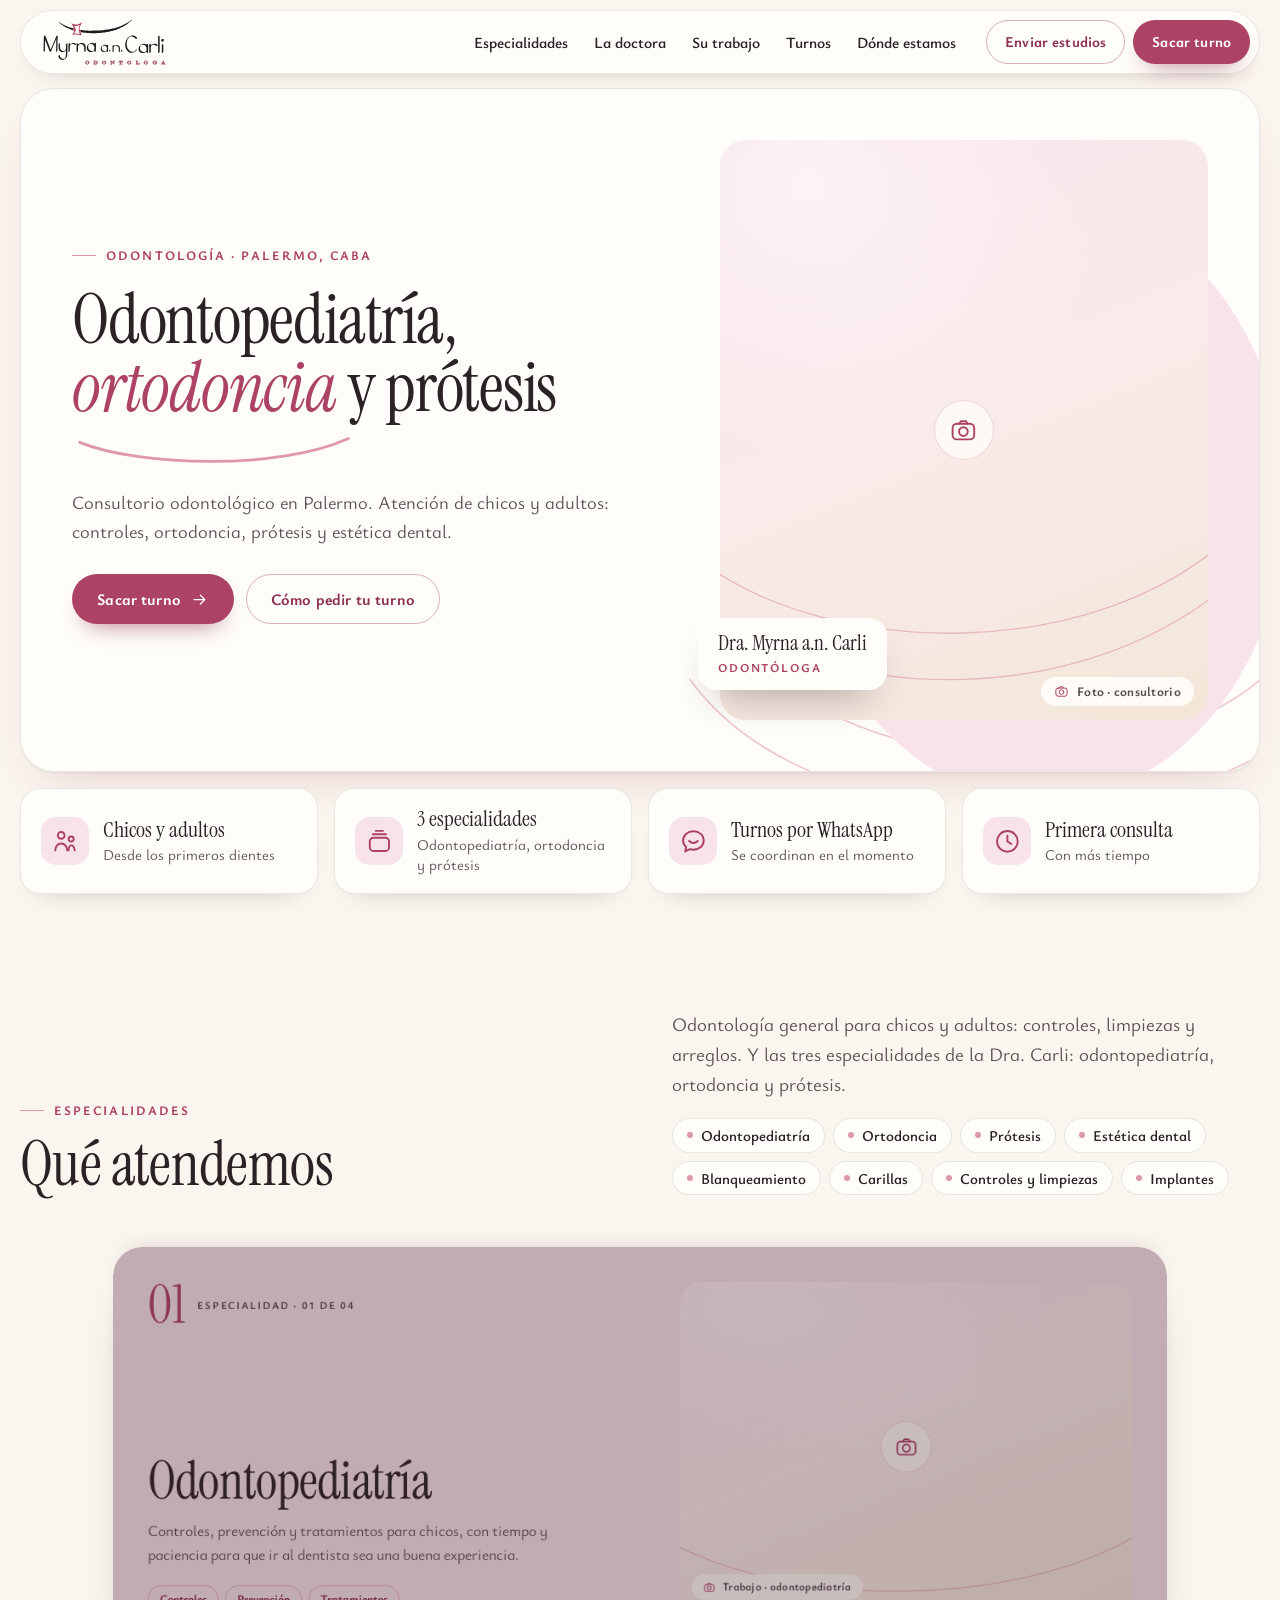
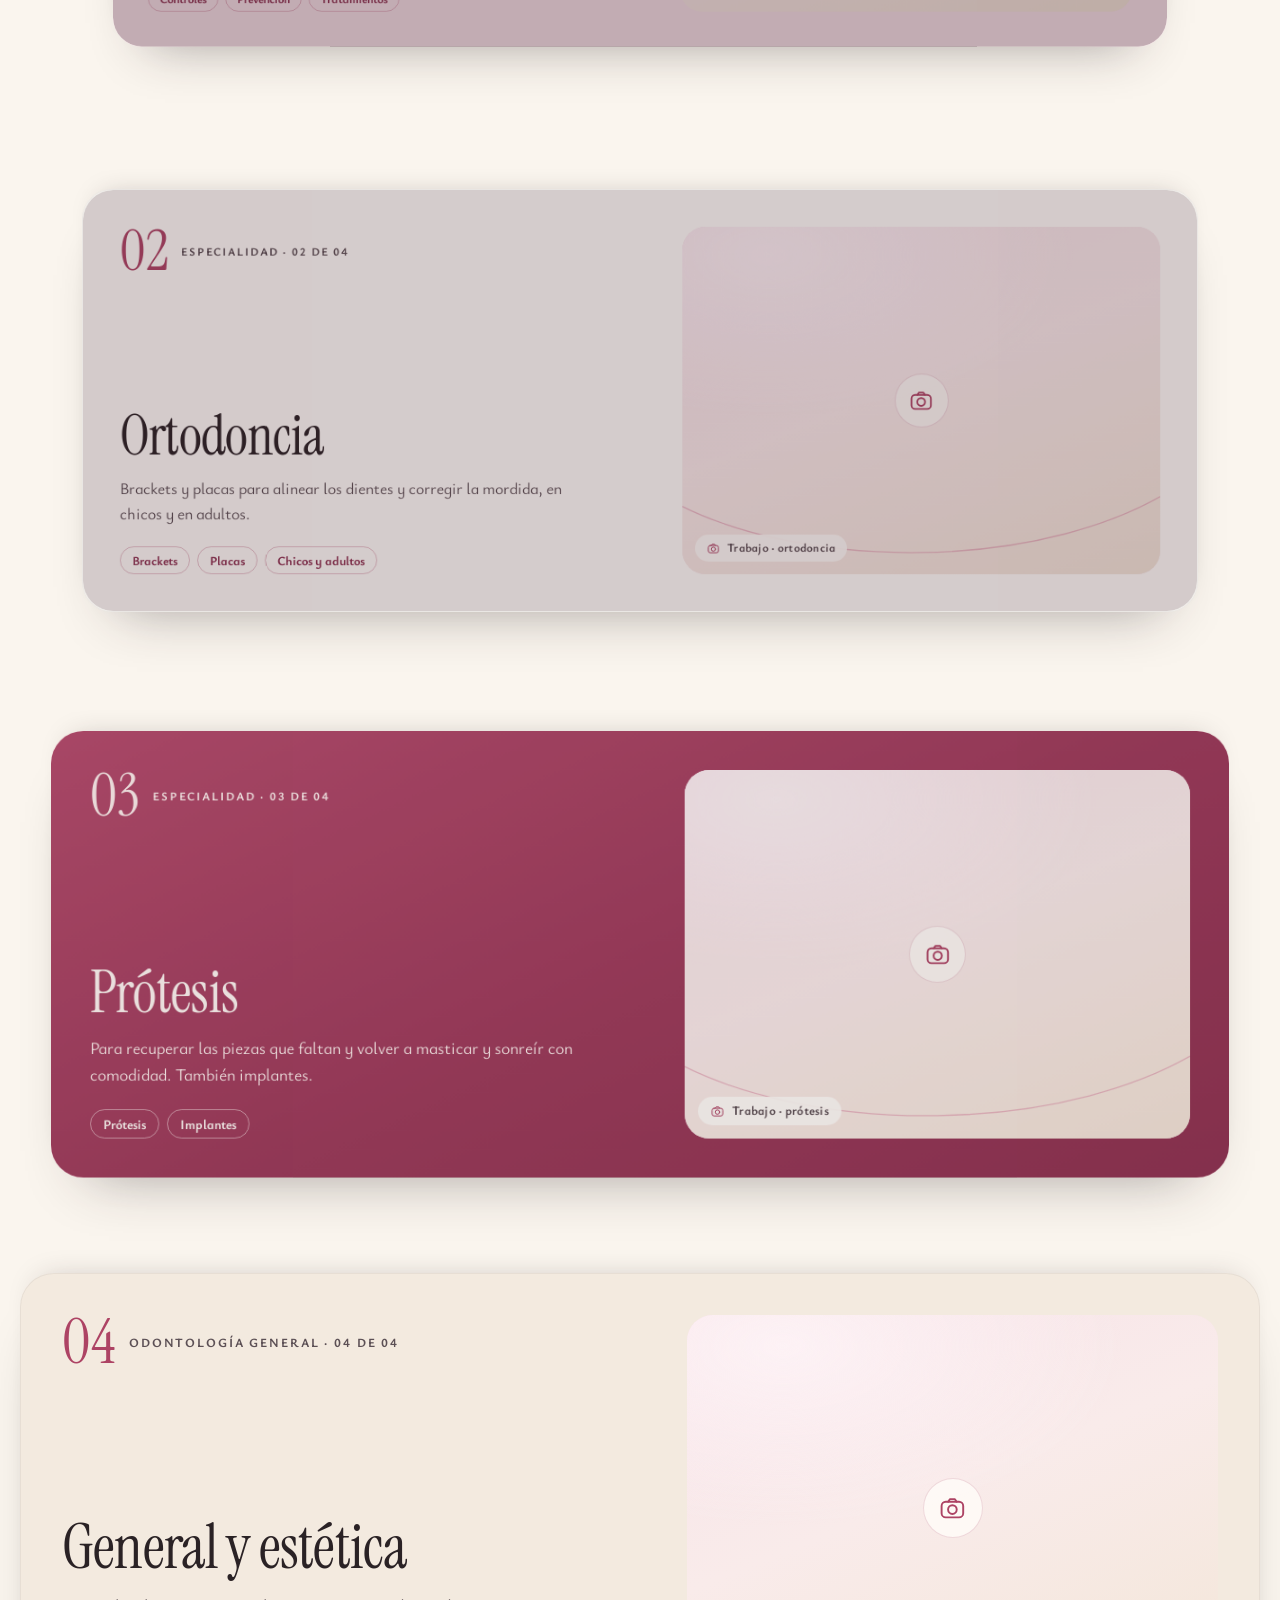
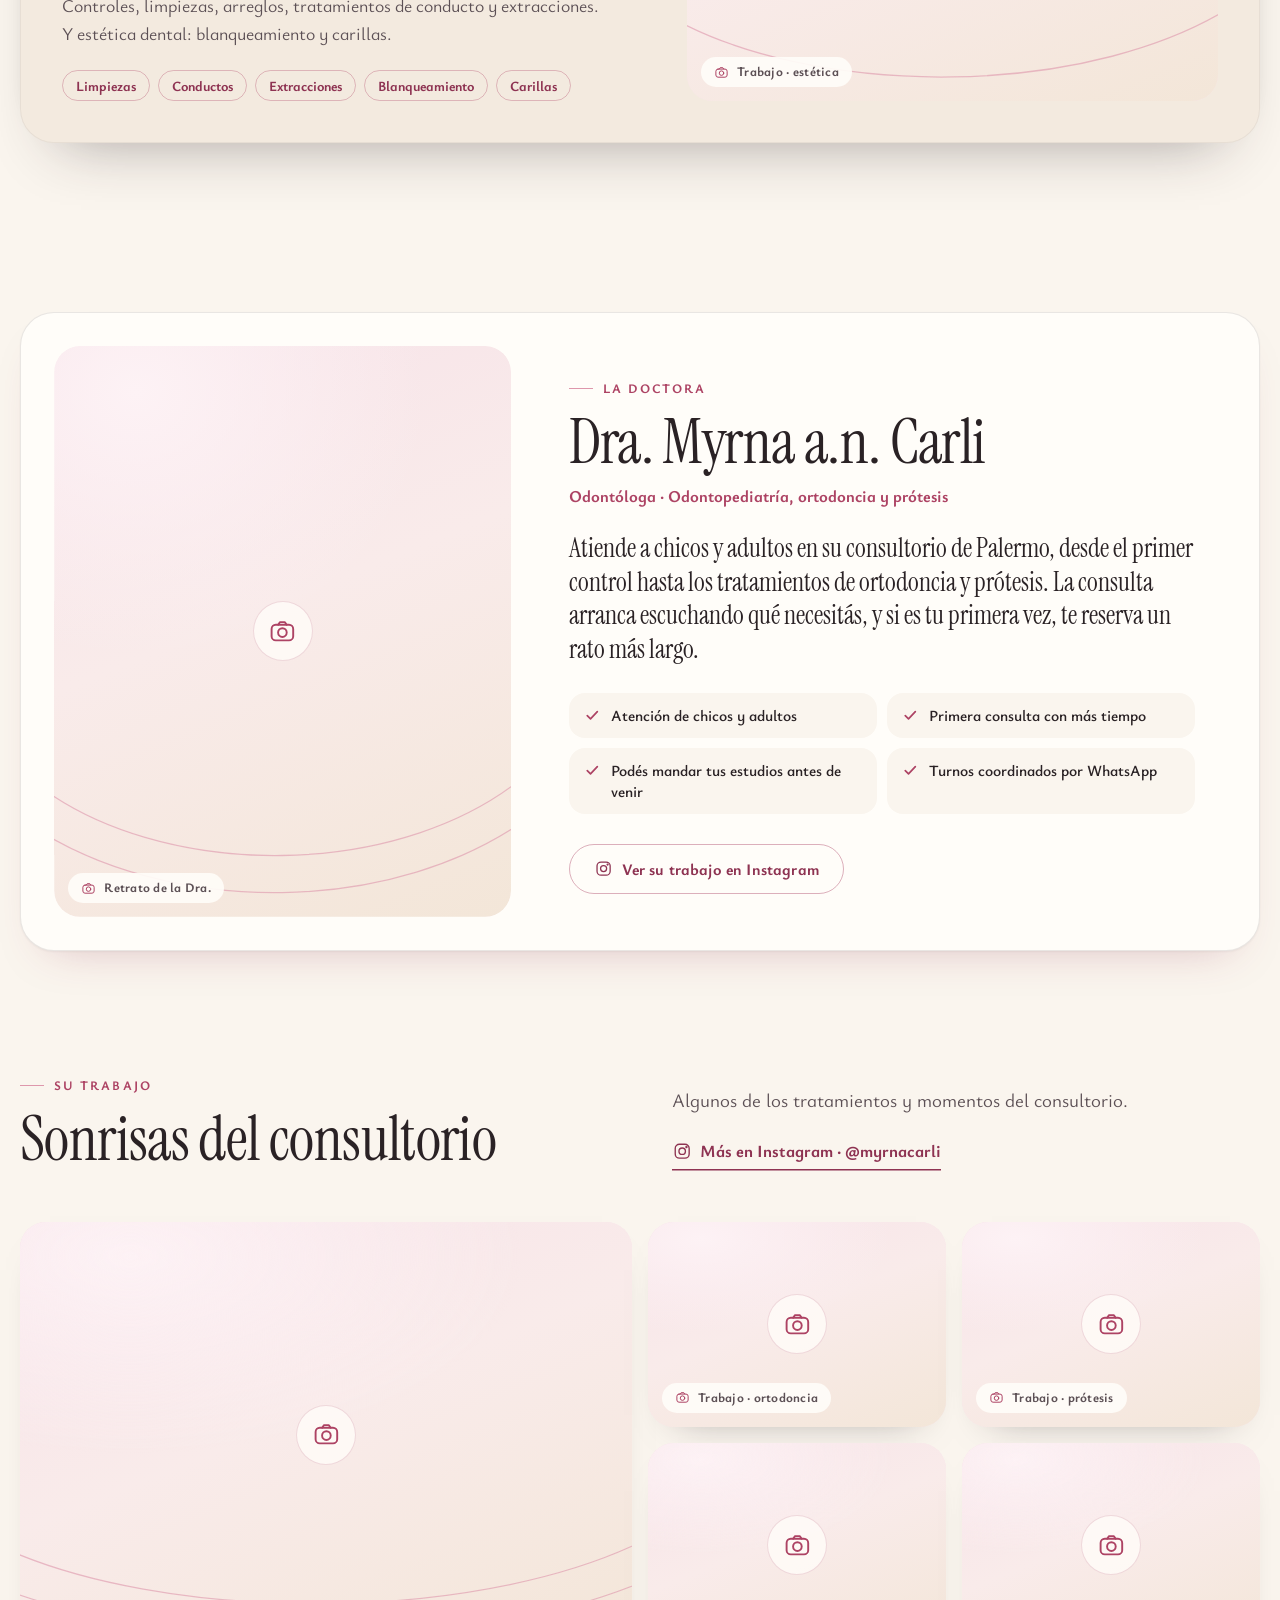
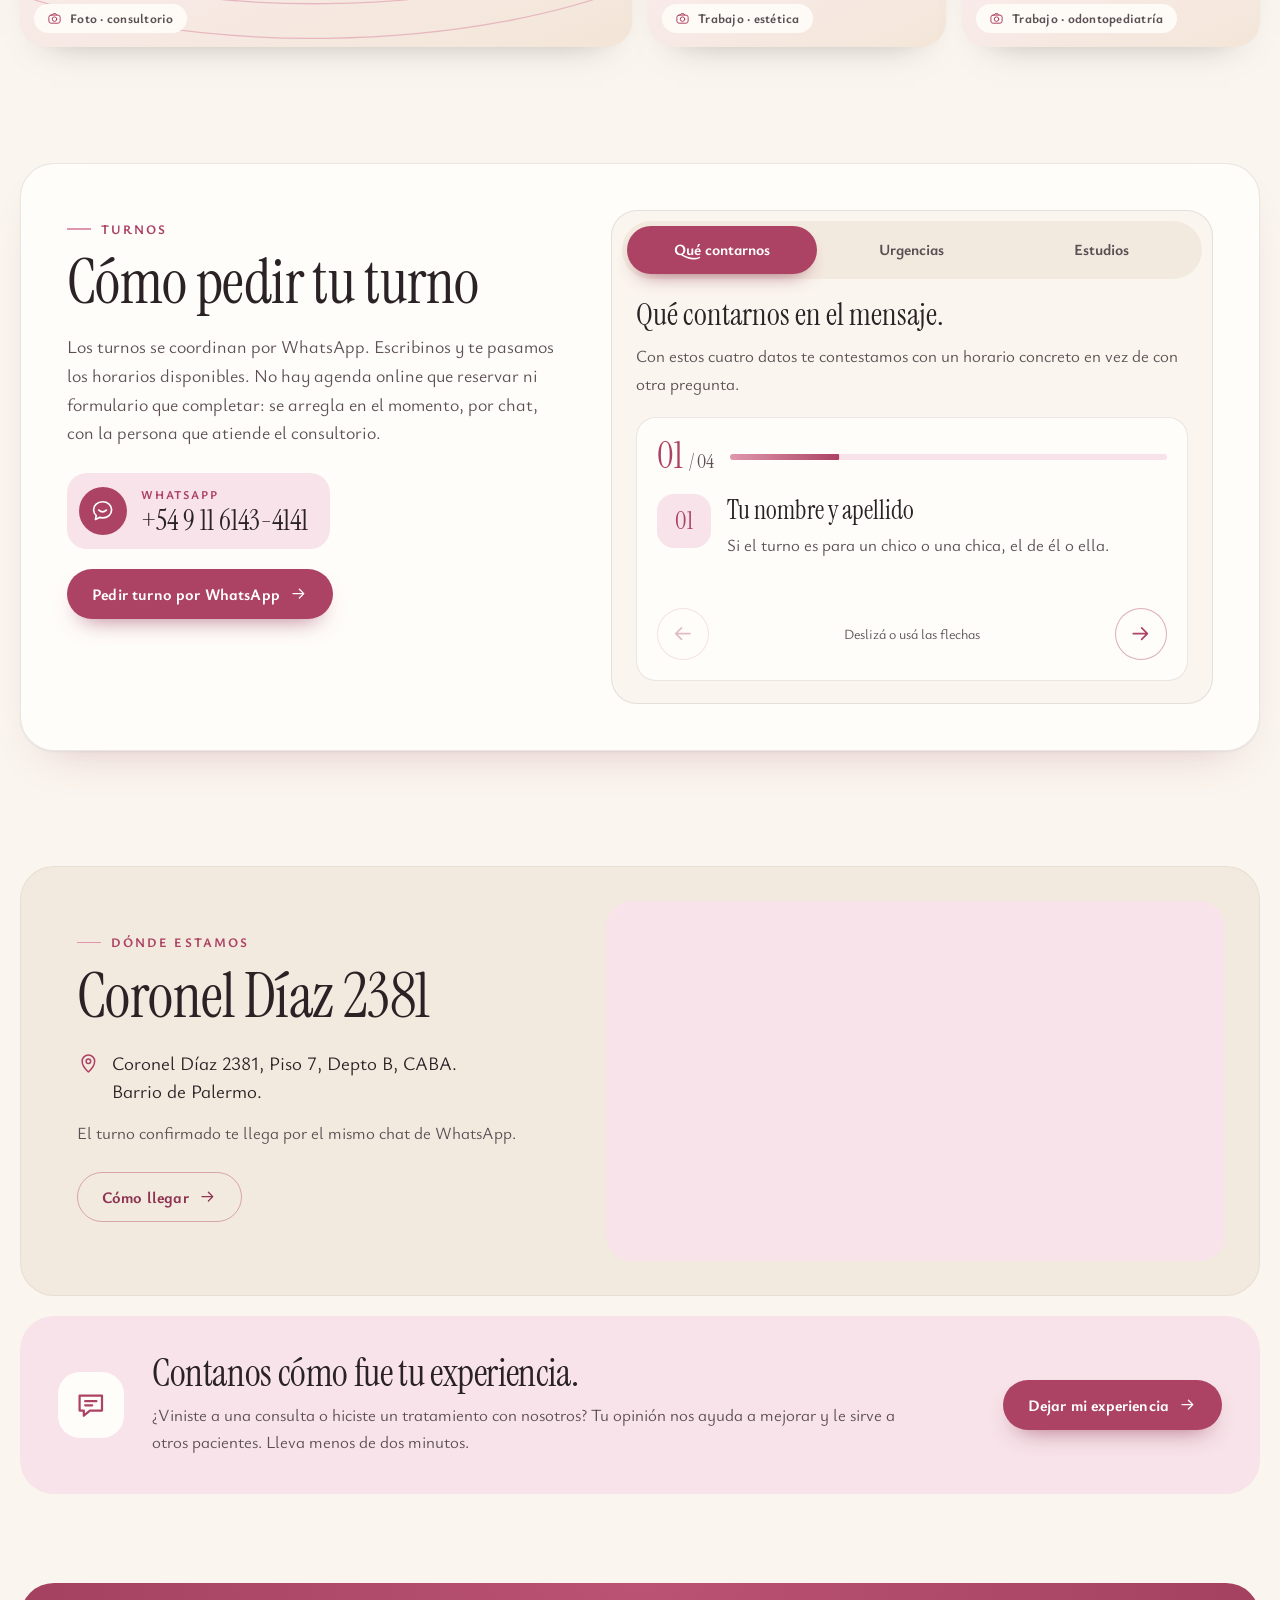
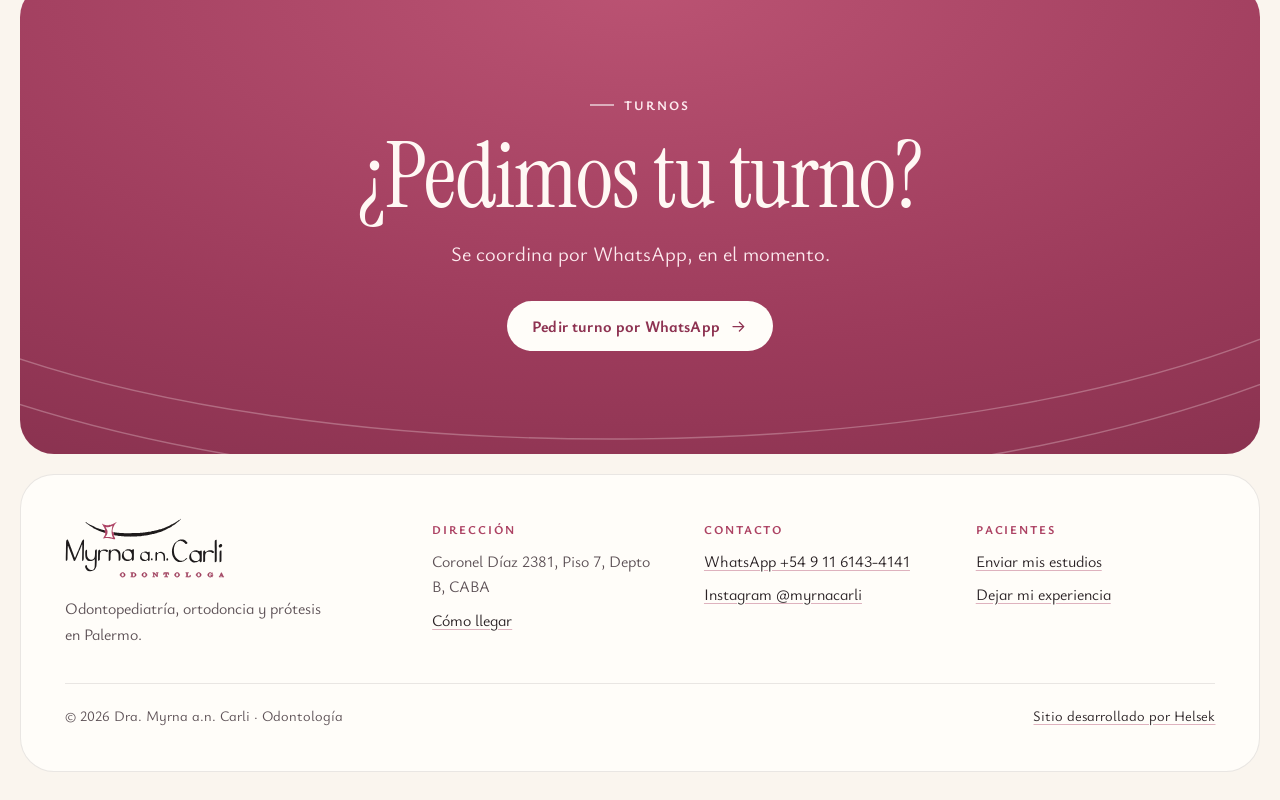
<file: modelos/3/index.html>
<!doctype html>
<html lang="es">
<head>
<meta charset="utf-8">
<meta name="viewport" content="width=device-width, initial-scale=1, viewport-fit=cover">
<title>Dra. Myrna a.n. Carli · Odontología en Palermo — Modelo 3</title>
<meta name="description" content="Consultorio odontológico en Palermo. Odontopediatría, ortodoncia y prótesis. Atención de chicos y adultos: controles, ortodoncia, prótesis y estética dental. Turnos por WhatsApp.">
<meta name="robots" content="noindex">
<meta name="theme-color" content="#faf5ee">
<meta name="color-scheme" content="light">
<meta property="og:title" content="Dra. Myrna a.n. Carli · Odontología">
<meta property="og:description" content="Odontopediatría, ortodoncia y prótesis en Palermo. Turnos por WhatsApp.">
<meta property="og:image" content="../../assets/img/og-myrna.png">
<link rel="icon" href="../../assets/img/favicon-myrna.svg" type="image/svg+xml">
<link rel="apple-touch-icon" href="../../assets/img/apple-touch-icon-myrna.png">
<link rel="preconnect" href="https://fonts.googleapis.com">
<link rel="preconnect" href="https://fonts.gstatic.com" crossorigin>
<link rel="stylesheet" href="https://fonts.googleapis.com/css2?family=Instrument+Serif:ital@0;1&family=Ysabeau+Infant:wght@400;500;600;700&display=swap">
<link rel="stylesheet" href="estilo.css">
<script>document.documentElement.classList.add('js');setTimeout(function(){if(!window.SITIO_OK)document.documentElement.classList.add('listo')},4000)</script>
<script src="../../assets/js/fotos.js"></script>
<script src="sitio.js" defer></script>
</head>
<body>

<svg width="0" height="0" style="position:absolute" aria-hidden="true" focusable="false"><defs>
  <symbol id="i-foto" viewBox="0 0 24 24"><rect x="3" y="6.5" width="18" height="13" rx="3.5"/><path d="M8.5 6.5l1.4-2.2h4.2l1.4 2.2"/><circle cx="12" cy="13" r="3.6"/></symbol>
  <symbol id="i-chicos" viewBox="0 0 24 24"><circle cx="8.5" cy="7" r="2.8"/><path d="M3.5 19.5c.4-3.6 2.4-5.8 5-5.8s4.6 2.2 5 5.8"/><circle cx="16.8" cy="10" r="2.1"/><path d="M14.6 19.5c.3-2.6 1.1-4.2 2.2-4.2 1.6 0 2.7 1.6 3 4.2"/></symbol>
  <symbol id="i-tarjetas" viewBox="0 0 24 24"><rect x="4" y="9" width="16" height="11" rx="3"/><path d="M6.5 6h11M9 3.2h6"/></symbol>
  <symbol id="i-chat" viewBox="0 0 24 24"><path d="M12 3.6c-4.9 0-8.6 3.3-8.6 7.6 0 2.2 1 4.1 2.6 5.5l-.8 3.7 3.9-1.9c.9.3 1.9.4 2.9.4 4.9 0 8.6-3.3 8.6-7.7S16.9 3.6 12 3.6z"/><path d="M8.4 11.6c2.2 2 5 2 7.2 0"/></symbol>
  <symbol id="i-reloj" viewBox="0 0 24 24"><circle cx="12" cy="12" r="8.6"/><path d="M12 7.2V12l3.2 2.2"/></symbol>
  <symbol id="i-check" viewBox="0 0 24 24"><path d="M5.5 12.5l4.2 4.2 8.8-9.4"/></symbol>
  <symbol id="i-flecha" viewBox="0 0 24 24"><path d="M5 12h13.5M13 6.5l5.5 5.5-5.5 5.5"/></symbol>
  <symbol id="i-pin" viewBox="0 0 24 24"><path d="M12 21s-6.6-5.9-6.6-11.2a6.6 6.6 0 1113.2 0C18.6 15.1 12 21 12 21z"/><circle cx="12" cy="9.8" r="2.4"/></symbol>
  <symbol id="i-ig" viewBox="0 0 24 24"><rect x="3.8" y="3.8" width="16.4" height="16.4" rx="5"/><circle cx="12" cy="12" r="3.8"/><circle cx="17" cy="7" r=".6"/></symbol>
  <symbol id="i-doc" viewBox="0 0 24 24"><path d="M6.5 3.5h7.2l4.3 4.3v12.7h-11.5z"/><path d="M13.5 3.6v4.4h4.4M9.2 12.5h5.6M9.2 16h5.6"/></symbol>
  <symbol id="i-alerta" viewBox="0 0 24 24"><circle cx="12" cy="12" r="8.6"/><path d="M12 7.4v5.8M12 16.3v.3"/></symbol>
  <symbol id="i-coment" viewBox="0 0 24 24"><path d="M4 5.5h16v10.6h-8.6L7 19.8v-3.7H4z"/><path d="M8 9.4h8M8 12.4h5"/></symbol>
  <symbol id="i-sonrisa" viewBox="0 0 240 30"><path d="M2 7C60 27 170 30 238 2C172 24 62 22 2 7Z"/></symbol>
</defs></svg>

<a class="saltar" href="#contenido">Ir al contenido</a>

<header class="cab" id="cab">
  <div class="cont">
    <div class="cab__in">
      <a class="cab__logo" href="#inicio" aria-label="Dra. Myrna a.n. Carli · Inicio"><img src="../../assets/img/logo-myrna.svg" alt="Myrna a.n. Carli · Odontóloga" width="134" height="50"></a>
      <nav class="cab__nav" id="menu" aria-label="Secciones">
        <a href="#especialidades">Especialidades</a>
        <a href="#doctora">La doctora</a>
        <a href="#trabajo">Su trabajo</a>
        <a href="#turnos">Turnos</a>
        <a href="#ubicacion">Dónde estamos</a>
        <a class="bt bt--linea cab__solo-menu" href="https://lightpink-loris-112320.hostingersite.com/estudios">Enviar estudios</a>
      </nav>
      <div class="cab__acc">
        <a class="bt bt--linea bt--chico cab__estudios" href="https://lightpink-loris-112320.hostingersite.com/estudios">Enviar estudios</a>
        <a class="bt bt--vino bt--chico" href="https://wa.me/5491161434141?text=Hola%2C%20quiero%20pedir%20un%20turno." target="_blank" rel="noopener">Sacar turno</a>
        <button class="cab__menu" type="button" aria-label="Abrir menú" aria-expanded="false" aria-controls="menu"><span></span><span></span></button>
      </div>
    </div>
  </div>
</header>

<main id="contenido">

<!-- ============ PORTADA ============ -->
<section class="portada" id="inicio" aria-labelledby="titulo">
  <div class="cont">
    <div class="portada__tarjeta">
      <svg class="portada__arcos" viewBox="0 0 600 600" aria-hidden="true" focusable="false">
        <path d="M40 330 C 140 470, 460 470, 560 330"/>
        <path d="M80 300 C 170 420, 430 420, 520 300"/>
        <path d="M120 270 C 200 370, 400 370, 480 270"/>
      </svg>
      <div class="portada__txt">
        <p class="rotulo rv">Odontología · Palermo, CABA</p>
        <h1 class="portada__tit" id="titulo">Odontopediatría, <em>ortodoncia</em> y prótesis</h1>
        <svg class="portada__sonrisa" viewBox="0 0 300 40" aria-hidden="true" focusable="false"><path d="M6 10 C 70 36, 220 40, 294 6"/></svg>
        <p class="portada__bajada rv" style="--d:.75s">Consultorio odontológico en Palermo. Atención de chicos y adultos: controles, ortodoncia, prótesis y estética dental.</p>
        <div class="portada__bts rv" style="--d:.85s">
          <a class="bt bt--vino" href="https://wa.me/5491161434141?text=Hola%2C%20quiero%20pedir%20un%20turno." target="_blank" rel="noopener">Sacar turno <svg class="ico" aria-hidden="true"><use href="#i-flecha"/></svg></a>
          <a class="bt bt--linea" href="#turnos">Cómo pedir tu turno</a>
        </div>
      </div>
      <div class="portada__vis">
        <figure class="foto foto--portada" id="fotoPortada">
          <div class="foto__capa">
            <div class="foto__vacio" aria-hidden="true">
              <svg class="foto__curvas" viewBox="0 0 400 500" preserveAspectRatio="none"><path d="M-20 360 C 90 450, 310 450, 420 340"/><path d="M-20 400 C 100 490, 300 490, 420 380"/></svg>
              <span class="foto__ico"><svg class="ico"><use href="#i-foto"/></svg></span>
            </div>
          </div>
          <figcaption class="foto__marca"><svg class="ico" aria-hidden="true"><use href="#i-foto"/></svg>Foto · consultorio</figcaption>
        </figure>
        <p class="portada__firma"><b>Dra. Myrna a.n. Carli</b><span>Odontóloga</span></p>
      </div>
    </div>

    <ul class="datos" aria-label="En pocas palabras">
      <li class="dato rv" style="--d:.1s" data-tilt="6"><span class="dato__ico"><svg class="ico" aria-hidden="true"><use href="#i-chicos"/></svg></span><div><b>Chicos y adultos</b><span>Desde los primeros dientes</span></div></li>
      <li class="dato rv" style="--d:.18s" data-tilt="6"><span class="dato__ico"><svg class="ico" aria-hidden="true"><use href="#i-tarjetas"/></svg></span><div><b>3 especialidades</b><span>Odontopediatría, ortodoncia y prótesis</span></div></li>
      <li class="dato rv" style="--d:.26s" data-tilt="6"><span class="dato__ico"><svg class="ico" aria-hidden="true"><use href="#i-chat"/></svg></span><div><b>Turnos por WhatsApp</b><span>Se coordinan en el momento</span></div></li>
      <li class="dato rv" style="--d:.34s" data-tilt="6"><span class="dato__ico"><svg class="ico" aria-hidden="true"><use href="#i-reloj"/></svg></span><div><b>Primera consulta</b><span>Con más tiempo</span></div></li>
    </ul>
  </div>
</section>

<!-- ============ QUÉ ATENDEMOS ============ -->
<section class="seccion" id="especialidades" aria-labelledby="t-esp">
  <div class="cont">
    <div class="sec-cab sec-cab--fila">
      <div>
        <p class="rotulo rv">Especialidades</p>
        <h2 class="rv" id="t-esp">Qué atendemos</h2>
      </div>
      <div>
        <p class="sec-cab__txt rv" style="--d:.1s">Odontología general para chicos y adultos: controles, limpiezas y arreglos. Y las tres especialidades de la Dra. Carli: odontopediatría, ortodoncia y prótesis.</p>
        <ul class="chips rv" style="--d:.18s" aria-label="Tratamientos">
          <li>Odontopediatría</li><li>Ortodoncia</li><li>Prótesis</li><li>Estética dental</li><li>Blanqueamiento</li><li>Carillas</li><li>Controles y limpiezas</li><li>Implantes</li>
        </ul>
      </div>
    </div>

    <ol class="pila" id="pila">
      <li class="pila__item" style="--i:0">
        <article class="tarjeta tarjeta--rosa" data-tilt="2.2" aria-labelledby="esp-1">
          <div class="tarjeta__txt">
            <p class="tarjeta__cab"><span class="tarjeta__n">01</span><span class="tarjeta__tipo">Especialidad · 01 de 04</span></p>
            <h3 id="esp-1">Odontopediatría</h3>
            <p>Controles, prevención y tratamientos para chicos, con tiempo y paciencia para que ir al dentista sea una buena experiencia.</p>
            <ul class="etiquetas"><li>Controles</li><li>Prevención</li><li>Tratamientos</li></ul>
          </div>
          <figure class="foto" data-tag="odontopediatr">
            <div class="foto__capa"><div class="foto__vacio" aria-hidden="true"><svg class="foto__curvas" viewBox="0 0 400 300" preserveAspectRatio="none"><path d="M-20 230 C 90 300, 310 300, 420 220"/></svg><span class="foto__ico"><svg class="ico"><use href="#i-foto"/></svg></span></div></div>
            <figcaption class="foto__marca"><svg class="ico" aria-hidden="true"><use href="#i-foto"/></svg>Trabajo · odontopediatría</figcaption>
          </figure>
          <span class="tarjeta__velo" aria-hidden="true"></span>
        </article>
      </li>
      <li class="pila__item" style="--i:1">
        <article class="tarjeta tarjeta--papel" data-tilt="2.2" aria-labelledby="esp-2">
          <div class="tarjeta__txt">
            <p class="tarjeta__cab"><span class="tarjeta__n">02</span><span class="tarjeta__tipo">Especialidad · 02 de 04</span></p>
            <h3 id="esp-2">Ortodoncia</h3>
            <p>Brackets y placas para alinear los dientes y corregir la mordida, en chicos y en adultos.</p>
            <ul class="etiquetas"><li>Brackets</li><li>Placas</li><li>Chicos y adultos</li></ul>
          </div>
          <figure class="foto" data-tag="ortodoncia">
            <div class="foto__capa"><div class="foto__vacio" aria-hidden="true"><svg class="foto__curvas" viewBox="0 0 400 300" preserveAspectRatio="none"><path d="M-20 230 C 90 300, 310 300, 420 220"/></svg><span class="foto__ico"><svg class="ico"><use href="#i-foto"/></svg></span></div></div>
            <figcaption class="foto__marca"><svg class="ico" aria-hidden="true"><use href="#i-foto"/></svg>Trabajo · ortodoncia</figcaption>
          </figure>
          <span class="tarjeta__velo" aria-hidden="true"></span>
        </article>
      </li>
      <li class="pila__item" style="--i:2">
        <article class="tarjeta tarjeta--vino" data-tilt="2.2" aria-labelledby="esp-3">
          <div class="tarjeta__txt">
            <p class="tarjeta__cab"><span class="tarjeta__n">03</span><span class="tarjeta__tipo">Especialidad · 03 de 04</span></p>
            <h3 id="esp-3">Prótesis</h3>
            <p>Para recuperar las piezas que faltan y volver a masticar y sonreír con comodidad. También implantes.</p>
            <ul class="etiquetas"><li>Prótesis</li><li>Implantes</li></ul>
          </div>
          <figure class="foto" data-tag="prótesis|protesis|implante">
            <div class="foto__capa"><div class="foto__vacio" aria-hidden="true"><svg class="foto__curvas" viewBox="0 0 400 300" preserveAspectRatio="none"><path d="M-20 230 C 90 300, 310 300, 420 220"/></svg><span class="foto__ico"><svg class="ico"><use href="#i-foto"/></svg></span></div></div>
            <figcaption class="foto__marca"><svg class="ico" aria-hidden="true"><use href="#i-foto"/></svg>Trabajo · prótesis</figcaption>
          </figure>
          <span class="tarjeta__velo" aria-hidden="true"></span>
        </article>
      </li>
      <li class="pila__item" style="--i:3">
        <article class="tarjeta tarjeta--crema" data-tilt="2.2" aria-labelledby="esp-4">
          <div class="tarjeta__txt">
            <p class="tarjeta__cab"><span class="tarjeta__n">04</span><span class="tarjeta__tipo">Odontología general · 04 de 04</span></p>
            <h3 id="esp-4">General y estética</h3>
            <p>Controles, limpiezas, arreglos, tratamientos de conducto y extracciones. Y estética dental: blanqueamiento y carillas.</p>
            <ul class="etiquetas"><li>Limpiezas</li><li>Conductos</li><li>Extracciones</li><li>Blanqueamiento</li><li>Carillas</li></ul>
          </div>
          <figure class="foto" data-tag="estética|estetica|blanqueamiento|carilla">
            <div class="foto__capa"><div class="foto__vacio" aria-hidden="true"><svg class="foto__curvas" viewBox="0 0 400 300" preserveAspectRatio="none"><path d="M-20 230 C 90 300, 310 300, 420 220"/></svg><span class="foto__ico"><svg class="ico"><use href="#i-foto"/></svg></span></div></div>
            <figcaption class="foto__marca"><svg class="ico" aria-hidden="true"><use href="#i-foto"/></svg>Trabajo · estética</figcaption>
          </figure>
          <span class="tarjeta__velo" aria-hidden="true"></span>
        </article>
      </li>
    </ol>
  </div>
</section>

<!-- ============ LA DOCTORA ============ -->
<section class="seccion" id="doctora" aria-labelledby="t-doc">
  <div class="cont">
    <article class="doctora rv">
      <div class="doctora__vis">
        <figure class="foto foto--retrato foto--despliega" id="fotoDoctora" data-tilt="4">
          <div class="foto__capa">
            <div class="foto__vacio" aria-hidden="true">
              <svg class="foto__curvas" viewBox="0 0 400 500" preserveAspectRatio="none"><path d="M-20 380 C 90 470, 310 470, 420 370"/><path d="M-20 420 C 100 500, 300 500, 420 410"/></svg>
              <span class="foto__ico"><svg class="ico"><use href="#i-foto"/></svg></span>
            </div>
          </div>
          <figcaption class="foto__marca"><svg class="ico" aria-hidden="true"><use href="#i-foto"/></svg>Retrato de la Dra.</figcaption>
        </figure>
      </div>
      <div class="doctora__txt">
        <p class="rotulo">La doctora</p>
        <h2 id="t-doc">Dra. Myrna a.n. Carli</h2>
        <p class="doctora__cargo">Odontóloga · Odontopediatría, ortodoncia y prótesis</p>
        <p class="doctora__bio">Atiende a chicos y adultos en su consultorio de Palermo, desde el primer control hasta los tratamientos de ortodoncia y prótesis. La consulta arranca escuchando qué necesitás, y si es tu primera vez, te reserva un rato más largo.</p>
        <ul class="puntos">
          <li><svg class="ico" aria-hidden="true"><use href="#i-check"/></svg>Atención de chicos y adultos</li>
          <li><svg class="ico" aria-hidden="true"><use href="#i-check"/></svg>Primera consulta con más tiempo</li>
          <li><svg class="ico" aria-hidden="true"><use href="#i-check"/></svg>Podés mandar tus estudios antes de venir</li>
          <li><svg class="ico" aria-hidden="true"><use href="#i-check"/></svg>Turnos coordinados por WhatsApp</li>
        </ul>
        <a class="bt bt--linea" href="https://www.instagram.com/myrnacarli/" target="_blank" rel="noopener"><svg class="ico" aria-hidden="true"><use href="#i-ig"/></svg>Ver su trabajo en Instagram</a>
      </div>
    </article>
  </div>
</section>

<!-- ============ SU TRABAJO ============ -->
<section class="seccion" id="trabajo" aria-labelledby="t-gal">
  <div class="cont">
    <div class="sec-cab sec-cab--fila">
      <div>
        <p class="rotulo rv">Su trabajo</p>
        <h2 class="rv" id="t-gal">Sonrisas del consultorio</h2>
      </div>
      <div>
        <p class="sec-cab__txt rv" style="--d:.1s">Algunos de los tratamientos y momentos del consultorio.</p>
        <a class="enlace rv" style="--d:.16s" href="https://www.instagram.com/myrnacarli/" target="_blank" rel="noopener"><svg class="ico" aria-hidden="true"><use href="#i-ig"/></svg>Más en Instagram · @myrnacarli</a>
      </div>
    </div>
    <div class="galeria" id="galeria">
      <figure class="foto galeria__it galeria__it--grande rv" data-tilt="4">
        <div class="foto__capa"><div class="foto__vacio" aria-hidden="true"><svg class="foto__curvas" viewBox="0 0 400 400" preserveAspectRatio="none"><path d="M-20 300 C 90 380, 310 380, 420 290"/><path d="M-20 340 C 100 410, 300 410, 420 330"/></svg><span class="foto__ico"><svg class="ico"><use href="#i-foto"/></svg></span></div></div>
        <figcaption class="foto__marca"><svg class="ico" aria-hidden="true"><use href="#i-foto"/></svg>Foto · consultorio</figcaption>
      </figure>
      <figure class="foto galeria__it rv" style="--d:.08s" data-tilt="5">
        <div class="foto__capa"><div class="foto__vacio" aria-hidden="true"><span class="foto__ico"><svg class="ico"><use href="#i-foto"/></svg></span></div></div>
        <figcaption class="foto__marca"><svg class="ico" aria-hidden="true"><use href="#i-foto"/></svg>Trabajo · ortodoncia</figcaption>
      </figure>
      <figure class="foto galeria__it rv" style="--d:.16s" data-tilt="5">
        <div class="foto__capa"><div class="foto__vacio" aria-hidden="true"><span class="foto__ico"><svg class="ico"><use href="#i-foto"/></svg></span></div></div>
        <figcaption class="foto__marca"><svg class="ico" aria-hidden="true"><use href="#i-foto"/></svg>Trabajo · prótesis</figcaption>
      </figure>
      <figure class="foto galeria__it rv" style="--d:.24s" data-tilt="5">
        <div class="foto__capa"><div class="foto__vacio" aria-hidden="true"><span class="foto__ico"><svg class="ico"><use href="#i-foto"/></svg></span></div></div>
        <figcaption class="foto__marca"><svg class="ico" aria-hidden="true"><use href="#i-foto"/></svg>Trabajo · estética</figcaption>
      </figure>
      <figure class="foto galeria__it rv" style="--d:.32s" data-tilt="5">
        <div class="foto__capa"><div class="foto__vacio" aria-hidden="true"><span class="foto__ico"><svg class="ico"><use href="#i-foto"/></svg></span></div></div>
        <figcaption class="foto__marca"><svg class="ico" aria-hidden="true"><use href="#i-foto"/></svg>Trabajo · odontopediatría</figcaption>
      </figure>
    </div>
  </div>
</section>

<!-- ============ CÓMO PEDIR TU TURNO ============ -->
<section class="seccion" id="turnos" aria-labelledby="t-tur">
  <div class="cont">
    <div class="turnos rv">
      <div class="turnos__intro">
        <p class="rotulo">Turnos</p>
        <h2 id="t-tur">Cómo pedir tu turno</h2>
        <p>Los turnos se coordinan por WhatsApp. Escribinos y te pasamos los horarios disponibles. No hay agenda online que reservar ni formulario que completar: se arregla en el momento, por chat, con la persona que atiende el consultorio.</p>
        <a class="tel" href="https://wa.me/5491161434141?text=Hola%2C%20quiero%20pedir%20un%20turno." target="_blank" rel="noopener">
          <span class="tel__ico"><svg class="ico" aria-hidden="true"><use href="#i-chat"/></svg></span>
          <span><small>WhatsApp</small><b>+54 9 11 6143-4141</b></span>
        </a>
        <a class="bt bt--vino" href="https://wa.me/5491161434141?text=Hola%2C%20quiero%20pedir%20un%20turno." target="_blank" rel="noopener">Pedir turno por WhatsApp <svg class="ico" aria-hidden="true"><use href="#i-flecha"/></svg></a>
      </div>

      <div class="pestanas" id="pestanas">
        <div class="pestanas__lista" role="tablist" aria-label="Antes de escribirnos">
          <span class="pestanas__ind" aria-hidden="true"></span>
          <button class="pestana" type="button" role="tab" id="tab-datos" aria-controls="panel-datos" aria-selected="true">Qué contarnos</button>
          <button class="pestana" type="button" role="tab" id="tab-urg" aria-controls="panel-urg" aria-selected="false" tabindex="-1">Urgencias</button>
          <button class="pestana" type="button" role="tab" id="tab-est" aria-controls="panel-est" aria-selected="false" tabindex="-1">Estudios</button>
        </div>

        <div class="pestanas__paneles">
          <div class="panel activo" role="tabpanel" id="panel-datos" aria-labelledby="tab-datos">
            <h3>Qué contarnos en el mensaje.</h3>
            <p>Con estos cuatro datos te contestamos con un horario concreto en vez de con otra pregunta.</p>

            <div class="pasos" id="pasos">
              <div class="pasos__cab">
                <p class="pasos__cuenta" aria-hidden="true"><b class="pasos__actual">01</b><span>/ 04</span></p>
                <div class="pasos__barra" role="progressbar" aria-label="Datos recorridos" aria-valuemin="1" aria-valuemax="4" aria-valuenow="1" aria-valuetext="Dato 1 de 4"><span></span></div>
              </div>
              <ol class="pasos__lista" tabindex="0" aria-label="Los cuatro datos del mensaje. Usá las flechas para recorrerlos.">
                <li class="paso" id="paso-1"><span class="paso__n">01</span><div><h4>Tu nombre y apellido</h4><p>Si el turno es para un chico o una chica, el de él o ella.</p></div></li>
                <li class="paso" id="paso-2"><span class="paso__n">02</span><div><h4>Qué necesitás</h4><p>Un control, una limpieza, ortodoncia, prótesis, estética, o contanos qué te pasa si no sabés cómo se llama.</p></div></li>
                <li class="paso" id="paso-3"><span class="paso__n">03</span><div><h4>Si es tu primera vez</h4><p>A la primera consulta le reservamos un rato más largo.</p></div></li>
                <li class="paso" id="paso-4"><span class="paso__n">04</span><div><h4>Dos o tres momentos cómodos</h4><p>Mañana o tarde, y qué días podés.</p></div></li>
              </ol>
              <div class="pasos__ctrl">
                <button class="pasos__bt" type="button" data-dir="-1" aria-label="Dato anterior" aria-controls="pasos"><svg class="ico ico--giro" aria-hidden="true"><use href="#i-flecha"/></svg></button>
                <p class="pasos__ayuda">Deslizá o usá las flechas</p>
                <button class="pasos__bt" type="button" data-dir="1" aria-label="Dato siguiente" aria-controls="pasos"><svg class="ico" aria-hidden="true"><use href="#i-flecha"/></svg></button>
              </div>
            </div>
          </div>

          <div class="panel" role="tabpanel" id="panel-urg" aria-labelledby="tab-urg">
            <div class="panel__ico panel__ico--vino"><svg class="ico" aria-hidden="true"><use href="#i-alerta"/></svg></div>
            <h3>¿Es una urgencia?</h3>
            <p>Dolor, un golpe, algo que se rompió: escribilo en la primera línea del mensaje.</p>
            <div class="mensaje" aria-hidden="true">
              <span class="mensaje__linea mensaje__linea--uno"><i>Primera línea</i></span>
              <span class="mensaje__linea"></span>
              <span class="mensaje__linea mensaje__linea--corta"></span>
            </div>
            <a class="bt bt--vino" href="https://wa.me/5491161434141?text=Hola%2C%20quiero%20pedir%20un%20turno." target="_blank" rel="noopener">Escribir por WhatsApp <svg class="ico" aria-hidden="true"><use href="#i-flecha"/></svg></a>
          </div>

          <div class="panel" role="tabpanel" id="panel-est" aria-labelledby="tab-est">
            <div class="panel__ico"><svg class="ico" aria-hidden="true"><use href="#i-doc"/></svg></div>
            <h3>¿Tenés estudios para mandarnos?</h3>
            <p>Si te sacaste una panorámica, una radiografía o tenés el presupuesto de otro profesional, mandalo antes de venir: la consulta arranca con todo a la vista.</p>
            <a class="bt bt--vino" href="https://lightpink-loris-112320.hostingersite.com/estudios">Enviar mis estudios <svg class="ico" aria-hidden="true"><use href="#i-flecha"/></svg></a>
          </div>
        </div>
      </div>
    </div>
  </div>
</section>

<!-- ============ DÓNDE ESTAMOS ============ -->
<section class="seccion" id="ubicacion" aria-labelledby="t-ubi">
  <div class="cont">
    <div class="ubica rv">
      <div class="ubica__txt">
        <p class="rotulo">Dónde estamos</p>
        <h2 id="t-ubi">Coronel Díaz 2381</h2>
        <p class="ubica__dir"><svg class="ico" aria-hidden="true"><use href="#i-pin"/></svg><span>Coronel Díaz 2381, Piso 7, Depto B, CABA.<br>Barrio de Palermo.</span></p>
        <p>El turno confirmado te llega por el mismo chat de WhatsApp.</p>
        <a class="bt bt--linea" href="https://www.google.com/maps/search/?api=1&amp;query=Coronel%20D%C3%ADaz%202381%2C%20CABA" target="_blank" rel="noopener">Cómo llegar <svg class="ico" aria-hidden="true"><use href="#i-flecha"/></svg></a>
      </div>
      <div class="mapa">
        <iframe loading="lazy" title="Mapa: Coronel Díaz 2381, CABA" src="https://www.google.com/maps?q=Coronel%20D%C3%ADaz%202381%2C%20CABA&amp;output=embed" referrerpolicy="no-referrer-when-downgrade"></iframe>
      </div>
    </div>

    <div class="experiencia rv" data-tilt="2.5">
      <span class="experiencia__ico"><svg class="ico" aria-hidden="true"><use href="#i-coment"/></svg></span>
      <div class="experiencia__txt">
        <h2>Contanos cómo fue tu experiencia.</h2>
        <p>¿Viniste a una consulta o hiciste un tratamiento con nosotros? Tu opinión nos ayuda a mejorar y le sirve a otros pacientes. Lleva menos de dos minutos.</p>
      </div>
      <a class="bt bt--vino" href="https://lightpink-loris-112320.hostingersite.com/experiencia">Dejar mi experiencia <svg class="ico" aria-hidden="true"><use href="#i-flecha"/></svg></a>
    </div>
  </div>
</section>

<!-- ============ CIERRE ============ -->
<section class="seccion seccion--cierre" aria-labelledby="t-cie">
  <div class="cont">
    <div class="cierre rv" id="cierre">
      <svg class="cierre__arcos" viewBox="0 0 800 400" preserveAspectRatio="none" aria-hidden="true" focusable="false"><path d="M-40 300 C 180 420, 620 420, 840 280"/><path d="M-40 340 C 200 460, 600 460, 840 320"/></svg>
      <p class="rotulo rotulo--claro">Turnos</p>
      <h2 id="t-cie">¿Pedimos tu turno?</h2>
      <p>Se coordina por WhatsApp, en el momento.</p>
      <a class="bt bt--papel" href="https://wa.me/5491161434141?text=Hola%2C%20quiero%20pedir%20un%20turno." target="_blank" rel="noopener">Pedir turno por WhatsApp <svg class="ico" aria-hidden="true"><use href="#i-flecha"/></svg></a>
    </div>
  </div>
</section>

</main>

<footer class="pie">
  <div class="cont">
    <div class="pie__tarjeta">
      <div class="pie__marca">
        <img src="../../assets/img/logo-myrna.svg" alt="Myrna a.n. Carli · Odontóloga" width="160" height="60" loading="lazy">
        <p>Odontopediatría, ortodoncia y prótesis en Palermo.</p>
      </div>
      <div>
        <h2 class="pie__tit">Dirección</h2>
        <p>Coronel Díaz 2381, Piso 7, Depto B, CABA</p>
        <p><a href="https://www.google.com/maps/search/?api=1&amp;query=Coronel%20D%C3%ADaz%202381%2C%20CABA" target="_blank" rel="noopener">Cómo llegar</a></p>
      </div>
      <div>
        <h2 class="pie__tit">Contacto</h2>
        <p><a href="https://wa.me/5491161434141?text=Hola%2C%20quiero%20pedir%20un%20turno." target="_blank" rel="noopener">WhatsApp +54 9 11 6143-4141</a></p>
        <p><a href="https://www.instagram.com/myrnacarli/" target="_blank" rel="noopener">Instagram @myrnacarli</a></p>
      </div>
      <div>
        <h2 class="pie__tit">Pacientes</h2>
        <p><a href="https://lightpink-loris-112320.hostingersite.com/estudios">Enviar mis estudios</a></p>
        <p><a href="https://lightpink-loris-112320.hostingersite.com/experiencia">Dejar mi experiencia</a></p>
      </div>
      <div class="pie__base">
        <p>© 2026 Dra. Myrna a.n. Carli · Odontología</p>
        <p><a href="https://helsek.com.ar" target="_blank" rel="noopener">Sitio desarrollado por Helsek</a></p>
      </div>
    </div>
  </div>
</footer>

<div class="flota" id="flota">
  <div class="globo" id="globo" role="status" aria-live="polite">
    <a href="https://wa.me/5491161434141?text=Hola%2C%20quiero%20pedir%20un%20turno." target="_blank" rel="noopener" class="globo__txt">¿Te ayudamos con tu turno?</a>
    <button class="globo__x" type="button" aria-label="Cerrar mensaje">×</button>
  </div>
  <a class="flota__bt" href="https://wa.me/5491161434141?text=Hola%2C%20quiero%20pedir%20un%20turno." target="_blank" rel="noopener" aria-label="Pedir turno por WhatsApp"><svg class="ico" aria-hidden="true"><use href="#i-chat"/></svg></a>
</div>

</body>
</html>
</file>
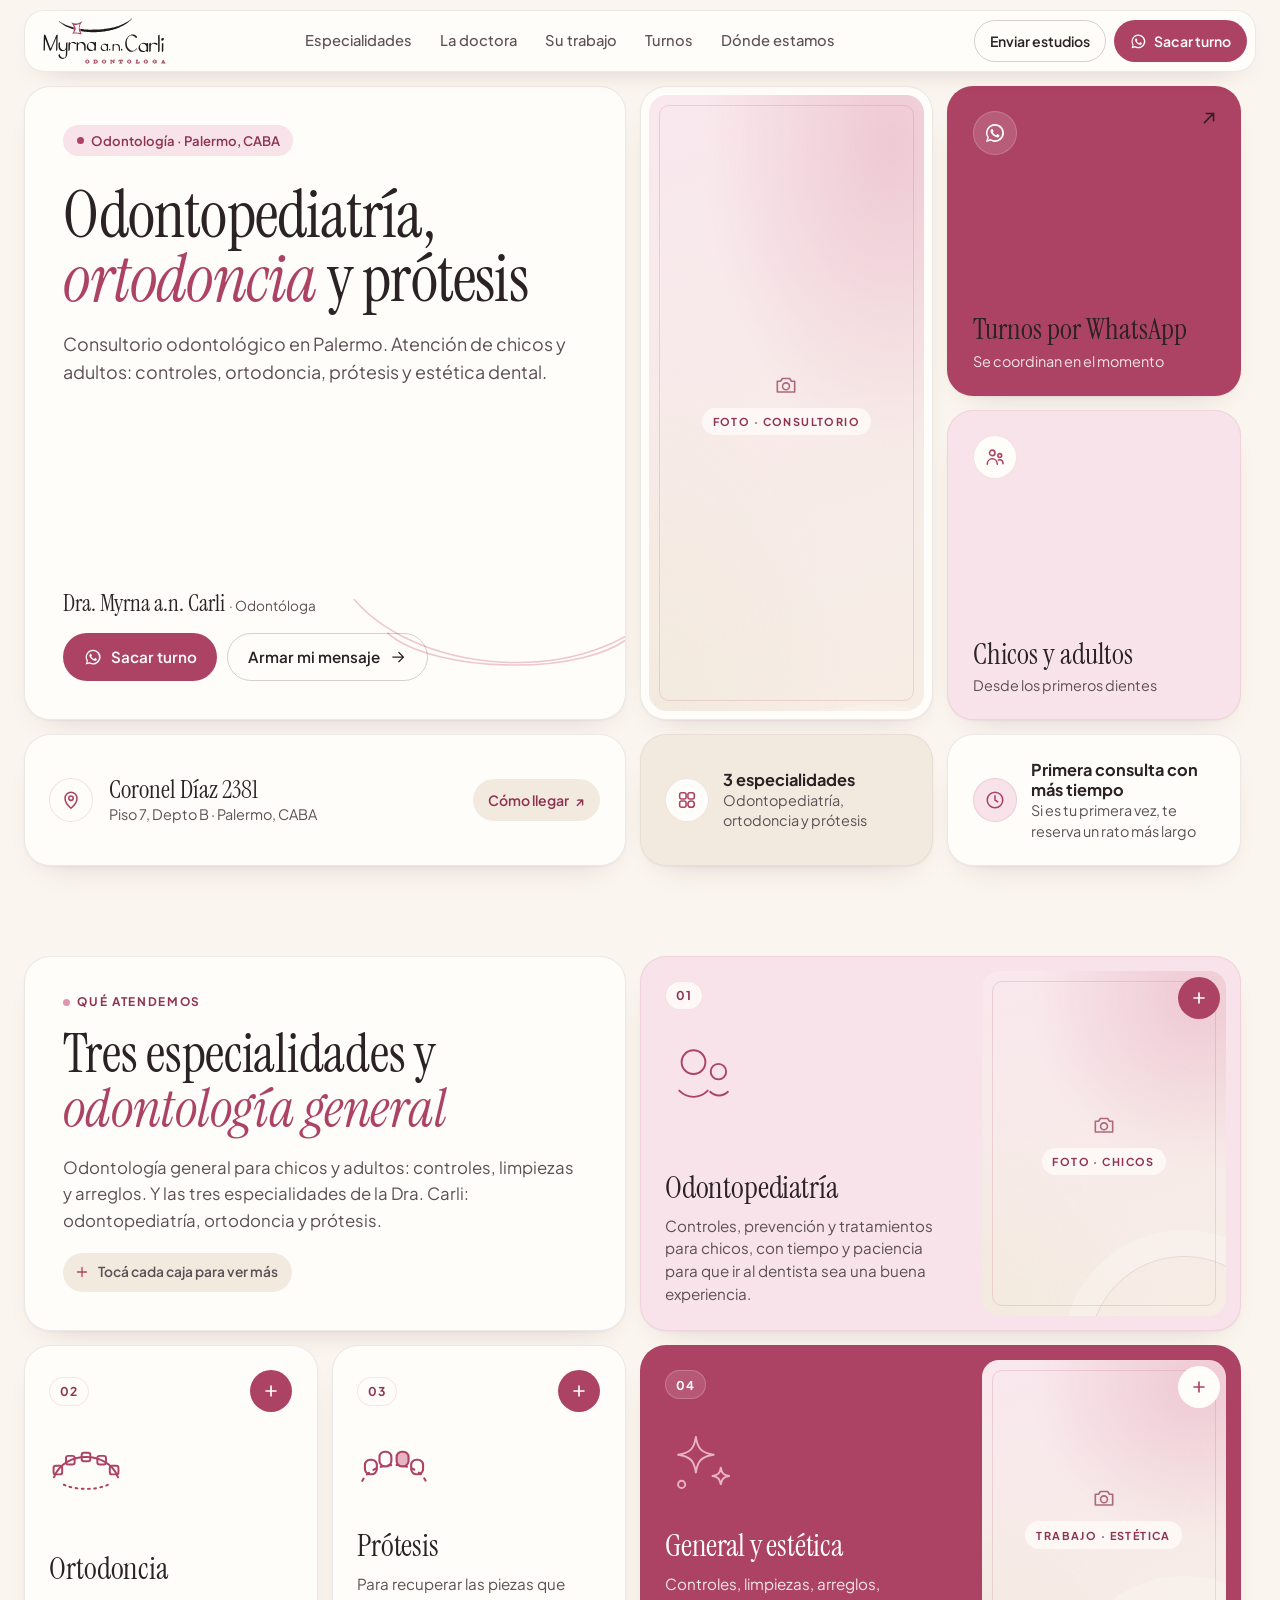
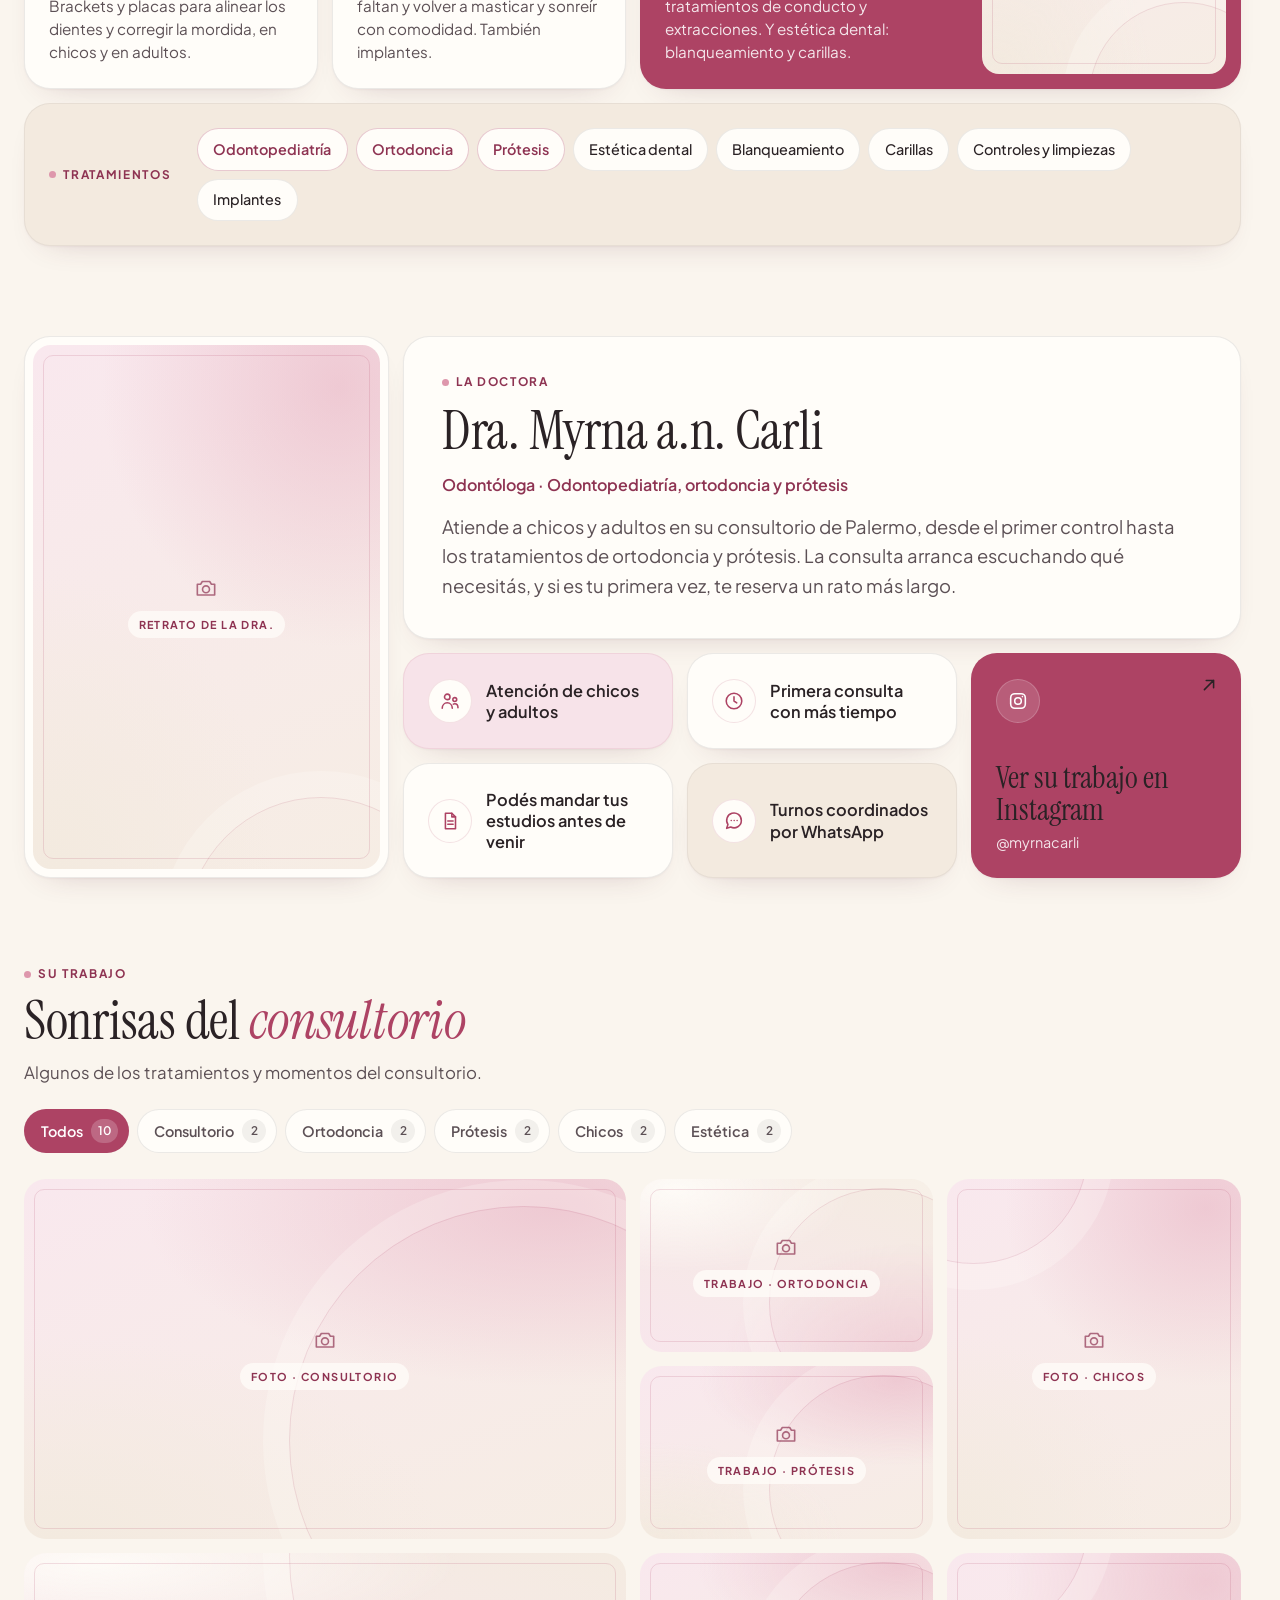
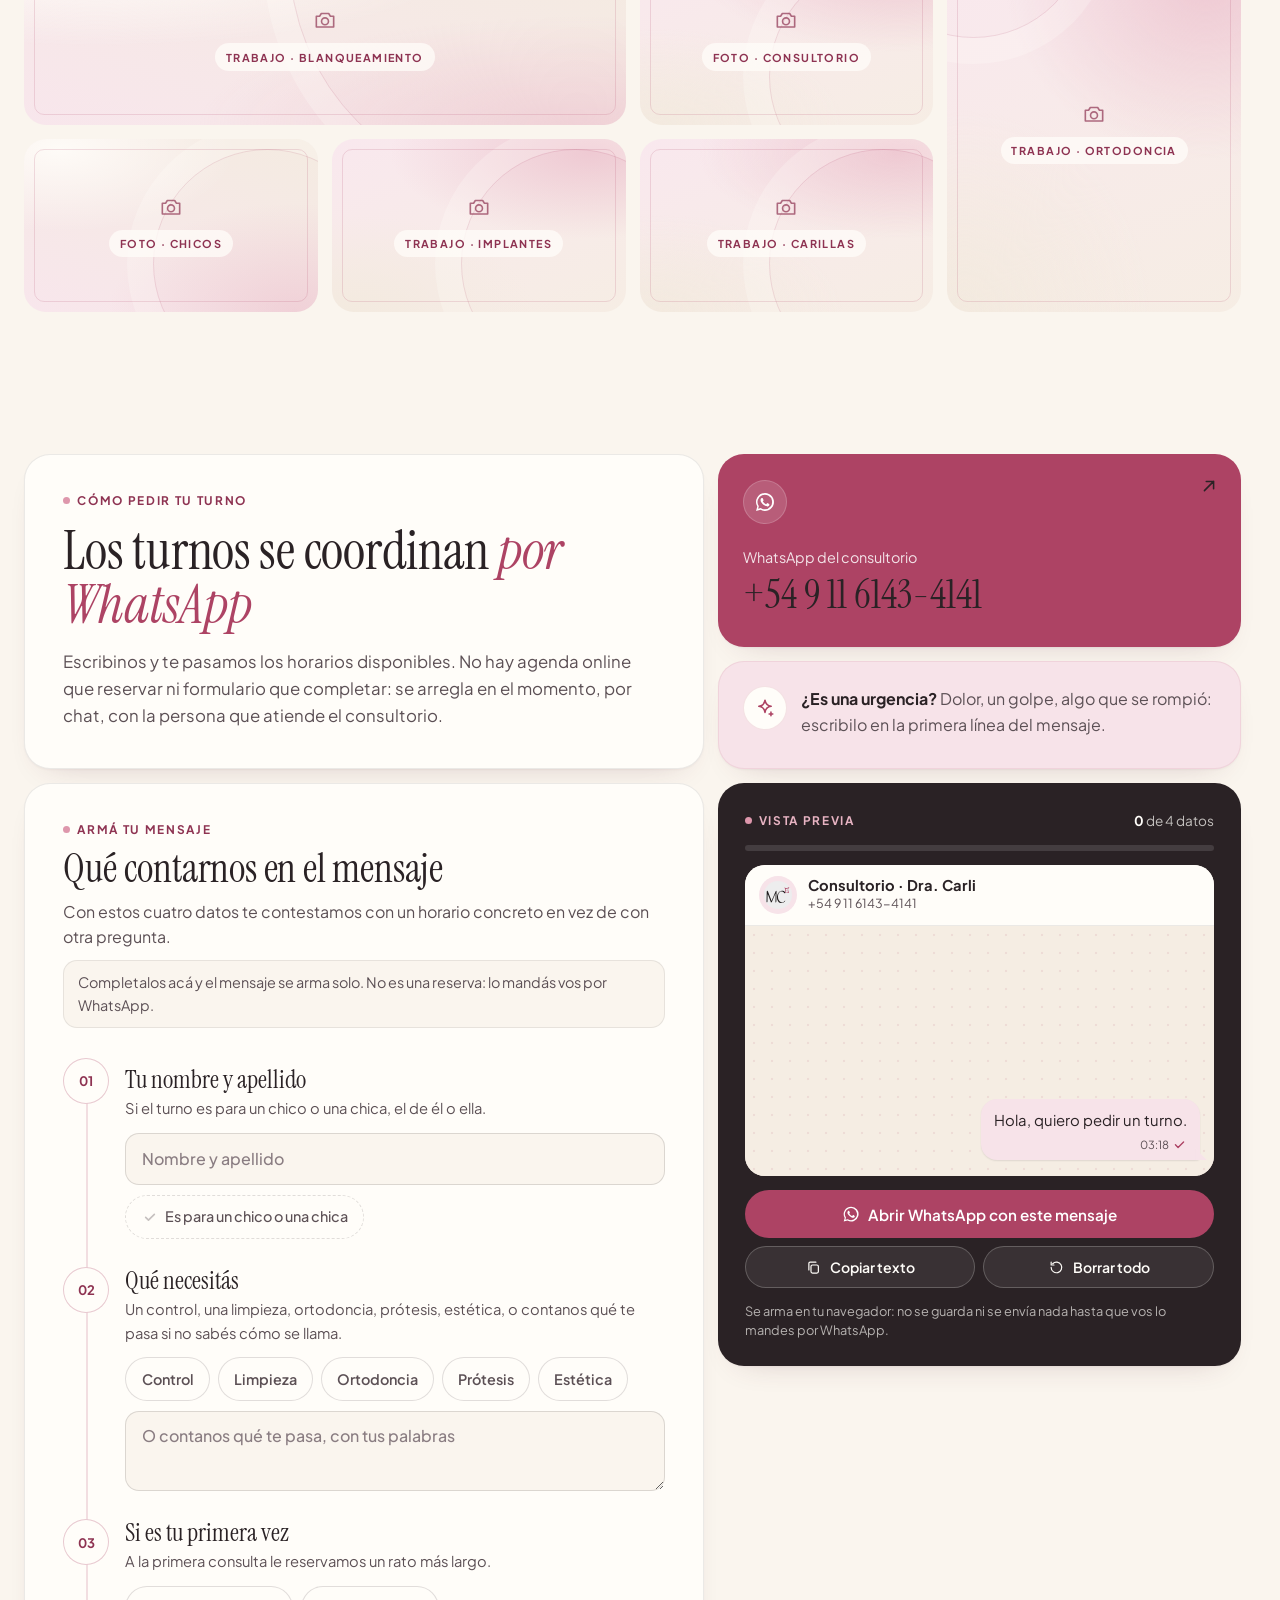
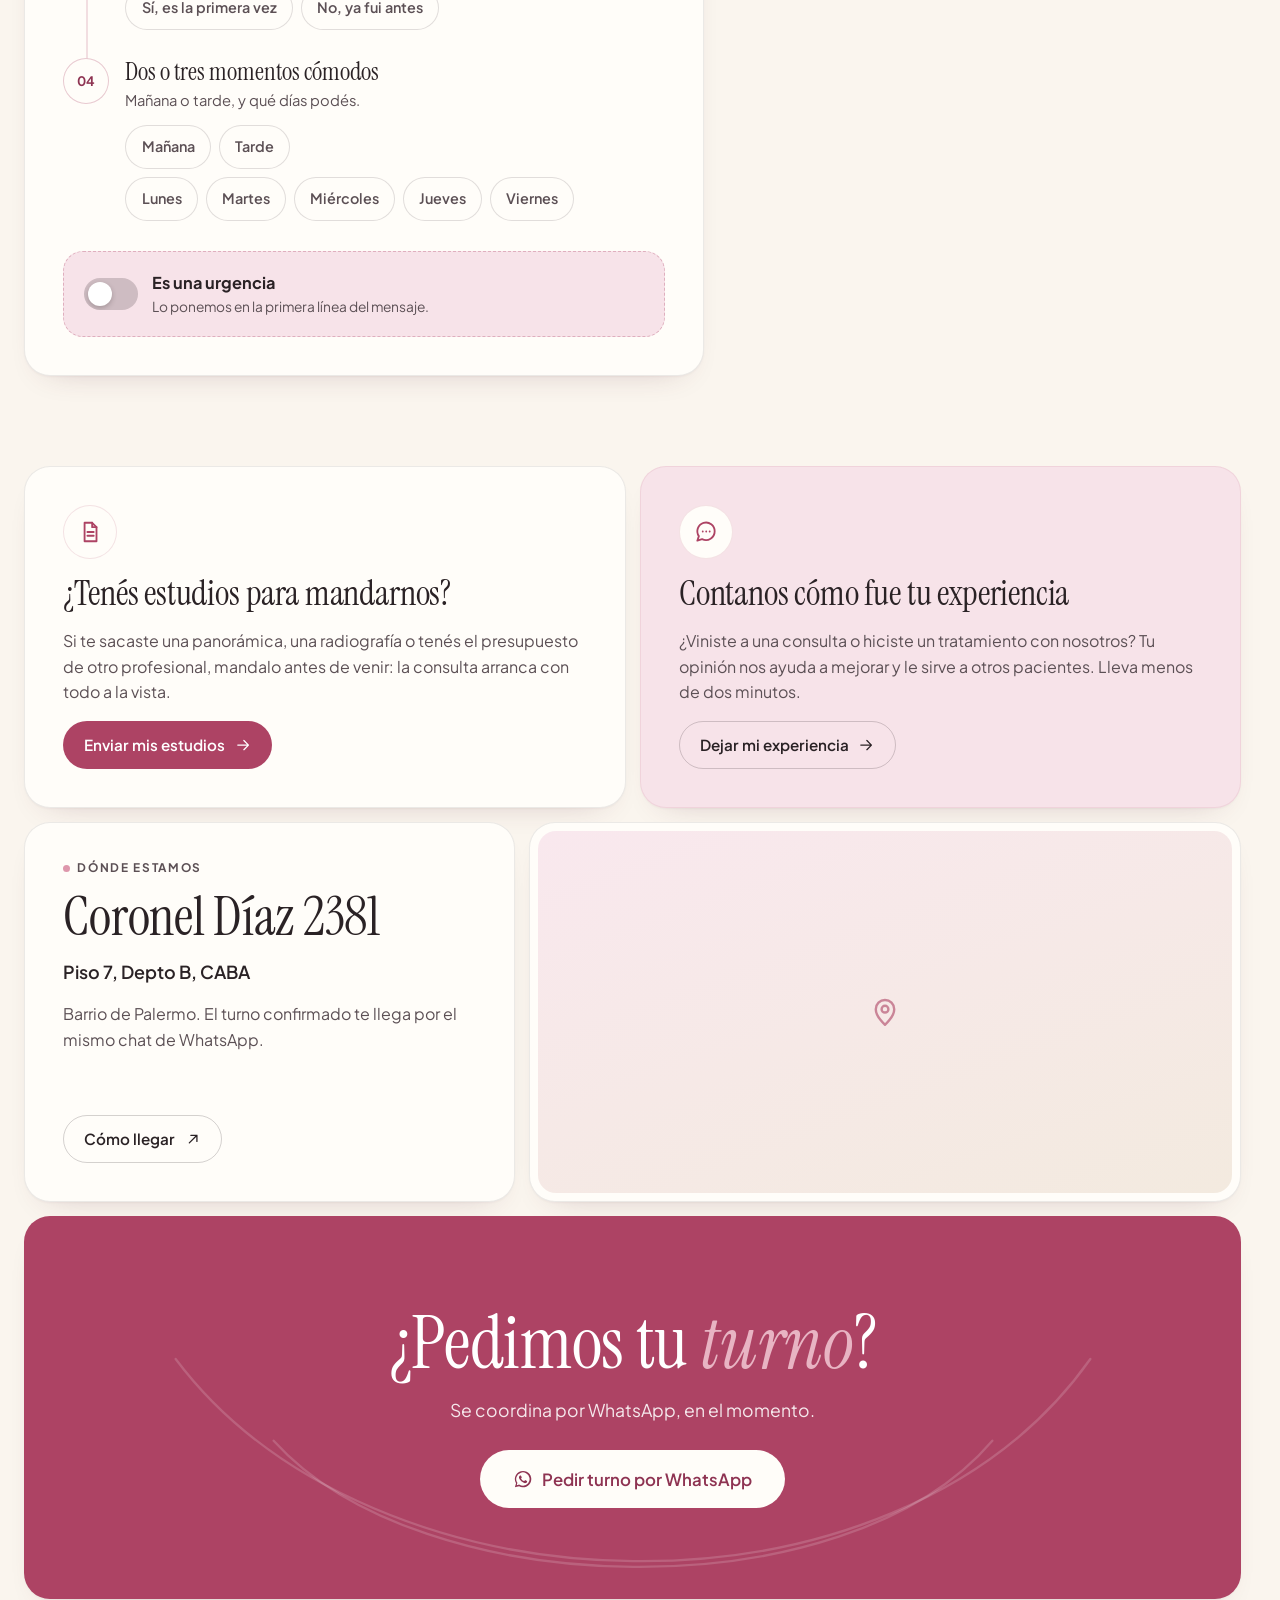
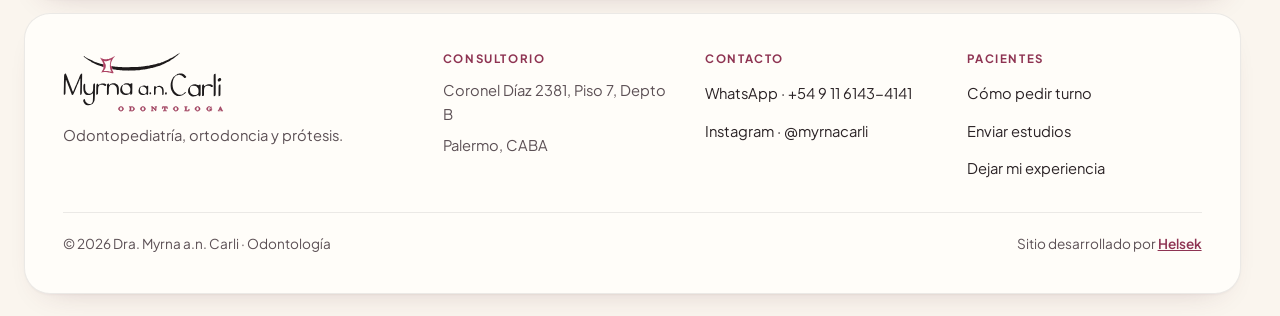
<file: modelos/4/index.html>
<!doctype html>
<html lang="es">
<head>
<meta charset="utf-8">
<meta name="viewport" content="width=device-width, initial-scale=1, viewport-fit=cover">
<title>Dra. Myrna a.n. Carli · Odontología en Palermo — Modelo 4</title>
<meta name="description" content="Consultorio odontológico en Palermo. Odontopediatría, ortodoncia y prótesis. Atención de chicos y adultos: controles, ortodoncia, prótesis y estética dental. Turnos por WhatsApp.">
<meta name="robots" content="noindex">
<meta name="theme-color" content="#faf5ee">
<meta property="og:title" content="Dra. Myrna a.n. Carli · Odontología">
<meta property="og:description" content="Odontopediatría, ortodoncia y prótesis en Palermo. Turnos por WhatsApp.">
<meta property="og:image" content="../../assets/img/og-myrna.png">
<link rel="icon" href="../../assets/img/favicon-myrna.svg" type="image/svg+xml">
<link rel="apple-touch-icon" href="../../assets/img/apple-touch-icon-myrna.png">
<link rel="preconnect" href="https://fonts.googleapis.com">
<link rel="preconnect" href="https://fonts.gstatic.com" crossorigin>
<link rel="stylesheet" href="https://fonts.googleapis.com/css2?family=Instrument+Serif:ital@0;1&family=Plus+Jakarta+Sans:wght@400;500;600;700&display=swap">
<link rel="stylesheet" href="estilo.css">
<script>document.documentElement.classList.add('js');setTimeout(function(){if(!window.M4_OK)document.documentElement.classList.add('listo')},3500)</script>
<script src="../../assets/js/fotos.js"></script>
<script src="sitio.js" defer></script>
</head>
<body>

<svg width="0" height="0" style="position:absolute" aria-hidden="true" focusable="false"><defs>
  <symbol id="i-pin" viewBox="0 0 24 24"><path d="M12 21s-6.5-5.6-6.5-11a6.5 6.5 0 0 1 13 0c0 5.4-6.5 11-6.5 11z"/><circle cx="12" cy="10" r="2.4"/></symbol>
  <symbol id="i-chat" viewBox="0 0 24 24"><path d="M20 11.4a8 8 0 0 1-11.6 7.2L4 20l1.4-4.2A8 8 0 1 1 20 11.4z"/><path d="M9 11.5h.01M12.2 11.5h.01M15.4 11.5h.01"/></symbol>
  <symbol id="i-pers" viewBox="0 0 24 24"><circle cx="9" cy="7.5" r="3"/><path d="M3.5 20c0-3.4 2.4-6 5.5-6s5.5 2.6 5.5 6"/><circle cx="17.2" cy="10.4" r="2.1"/><path d="M15.6 15.4c.6-.3 1.1-.4 1.7-.4 2 0 3.4 1.8 3.4 4.4"/></symbol>
  <symbol id="i-reloj" viewBox="0 0 24 24"><circle cx="12" cy="12" r="8.5"/><path d="M12 7.5V12l3 2"/></symbol>
  <symbol id="i-cam" viewBox="0 0 24 24"><path d="M4 8.5h3l1.6-2.5h6.8L17 8.5h3v10H4z"/><circle cx="12" cy="13.2" r="3.2"/></symbol>
  <symbol id="i-fl" viewBox="0 0 24 24"><path d="M7 17 17 7M9 7h8v8"/></symbol>
  <symbol id="i-fd" viewBox="0 0 24 24"><path d="M5 12h14M13 6l6 6-6 6"/></symbol>
  <symbol id="i-mas" viewBox="0 0 24 24"><path d="M12 6v12M6 12h12"/></symbol>
  <symbol id="i-x" viewBox="0 0 24 24"><path d="M6.5 6.5l11 11M17.5 6.5l-11 11"/></symbol>
  <symbol id="i-ok" viewBox="0 0 24 24"><path d="m5.5 12.5 4.2 4.2L18.5 8"/></symbol>
  <symbol id="i-doc" viewBox="0 0 24 24"><path d="M7 3.5h7l4 4v13H7z"/><path d="M14 3.5v4h4M9.6 12h5.8M9.6 15.5h5.8"/></symbol>
  <symbol id="i-chispa" viewBox="0 0 24 24"><path d="M12 3.5c.6 4.4 2.3 6.1 6.7 6.7-4.4.6-6.1 2.3-6.7 6.7-.6-4.4-2.3-6.1-6.7-6.7 4.4-.6 6.1-2.3 6.7-6.7z"/><path d="M18.5 16.5v4M16.5 18.5h4"/></symbol>
  <symbol id="i-insta" viewBox="0 0 24 24"><rect x="4" y="4" width="16" height="16" rx="4.6"/><circle cx="12" cy="12" r="3.6"/><path d="M16.8 7.2h.01"/></symbol>
  <symbol id="i-copiar" viewBox="0 0 24 24"><rect x="8.5" y="8.5" width="10.5" height="11.5" rx="2.2"/><path d="M5.5 15.5V6.2c0-.9.7-1.7 1.7-1.7h8.3"/></symbol>
  <symbol id="i-grilla" viewBox="0 0 24 24"><rect x="4" y="4" width="7" height="7" rx="2.2"/><rect x="13" y="4" width="7" height="7" rx="2.2"/><rect x="4" y="13" width="7" height="7" rx="2.2"/><rect x="13" y="13" width="7" height="7" rx="3.5"/></symbol>
  <symbol id="i-borrar" viewBox="0 0 24 24"><path d="M4.5 12a7.5 7.5 0 1 0 2.2-5.3"/><path d="M4.5 4.5v4h4"/></symbol>
  <symbol id="i-wa" viewBox="0 0 32 32"><path fill="currentColor" stroke="none" d="M16 3a13 13 0 0 0-11.2 19.6L3 29l6.6-1.7A13 13 0 1 0 16 3zm0 23.6c-2 0-4-.6-5.7-1.6l-.4-.2-3.9 1 1-3.8-.3-.4A10.6 10.6 0 1 1 16 26.6zm5.8-7.9c-.3-.2-1.9-.9-2.2-1s-.5-.2-.7.2-.8 1-1 1.2-.4.2-.7.1a8.7 8.7 0 0 1-4.3-3.8c-.3-.6.3-.5.9-1.7.1-.2 0-.4 0-.5l-1-2.4c-.3-.6-.5-.5-.7-.5h-.6a1.2 1.2 0 0 0-.9.4 3.6 3.6 0 0 0-1.1 2.7 6.3 6.3 0 0 0 1.3 3.3 14.4 14.4 0 0 0 5.5 4.9c2 .9 2.8.9 3.8.8a3.3 3.3 0 0 0 2.1-1.5 2.7 2.7 0 0 0 .2-1.5c-.1-.1-.3-.2-.6-.3z"/></symbol>
  <!-- dibujos de especialidades: formas abstractas, sin dientes -->
  <symbol id="d-odo" viewBox="0 0 64 64"><circle cx="24" cy="22" r="10"/><circle cx="45" cy="30" r="6.5"/><path d="M12 46c7 7 17 7 24 0"/><path d="M38 47c4.5 4.2 10.5 4.2 15 0"/></symbol>
  <symbol id="d-orto" viewBox="2 14 60 40"><path d="M6 44c8-22 44-22 52 0"/><rect x="5.7" y="34.6" width="7" height="7" rx="1.8"/><rect x="15.8" y="26.6" width="7" height="7" rx="1.8"/><rect x="28.5" y="24" width="7" height="7" rx="1.8"/><rect x="41.2" y="26.6" width="7" height="7" rx="1.8"/><rect x="51.3" y="34.6" width="7" height="7" rx="1.8"/><path d="M14 50c10 4.5 26 4.5 36 0" stroke-dasharray="1.5 3.5"/></symbol>
  <symbol id="d-pro" viewBox="4 16 56 36"><path d="M8 46c8-16 40-16 48 0" stroke-dasharray="2 4"/><rect x="10" y="30" width="9" height="11" rx="4"/><rect x="21" y="24" width="9" height="11" rx="4"/><rect fill="#e8b4c3" x="34" y="24" width="9" height="11" rx="4"/><rect x="45" y="30" width="9" height="11" rx="4"/></symbol>
  <symbol id="d-gen" viewBox="0 0 64 64"><path d="M26 10c1.4 10 5 13.6 15 15-10 1.4-13.6 5-15 15-1.4-10-5-13.6-15-15 10-1.4 13.6-5 15-15z"/><path d="M47 36c.7 4.6 2.4 6.3 7 7-4.6.7-6.3 2.4-7 7-.7-4.6-2.4-6.3-7-7 4.6-.7 6.3-2.4 7-7z"/><circle cx="14" cy="50" r="3"/></symbol>
</defs></svg>

<a class="saltar" href="#contenido">Ir al contenido</a>
<div class="progreso" aria-hidden="true"><span id="progreso"></span></div>

<header class="cab" id="cab">
  <div class="cont">
    <div class="cab__in">
      <a class="cab__logo" href="#inicio" aria-label="Dra. Myrna a.n. Carli · Inicio"><img src="../../assets/img/logo-myrna.svg" alt="Myrna a.n. Carli · Odontóloga" width="129" height="48"></a>
      <nav class="cab__nav" id="menu" aria-label="Secciones">
        <a href="#especialidades">Especialidades</a>
        <a href="#doctora">La doctora</a>
        <a href="#trabajo">Su trabajo</a>
        <a href="#turnos">Turnos</a>
        <a href="#ubicacion">Dónde estamos</a>
        <div class="cab__nav-bts">
          <a class="bt bt--linea" href="https://lightpink-loris-112320.hostingersite.com/estudios">Enviar estudios</a>
          <a class="bt bt--vino" href="https://wa.me/5491161434141?text=Hola%2C%20quiero%20pedir%20un%20turno." target="_blank" rel="noopener"><svg class="ic" aria-hidden="true"><use href="#i-wa"/></svg>Sacar turno</a>
        </div>
      </nav>
      <div class="cab__acc">
        <a class="bt bt--linea bt--chico cab__est" href="https://lightpink-loris-112320.hostingersite.com/estudios">Enviar estudios</a>
        <a class="bt bt--vino bt--chico" href="https://wa.me/5491161434141?text=Hola%2C%20quiero%20pedir%20un%20turno." target="_blank" rel="noopener"><svg class="ic" aria-hidden="true"><use href="#i-wa"/></svg>Sacar turno</a>
        <button class="cab__menu" type="button" aria-label="Abrir menú" aria-expanded="false" aria-controls="menu"><span></span><span></span></button>
      </div>
    </div>
  </div>
</header>

<main id="contenido">

<!-- ============ PORTADA BENTO ============ -->
<section class="hero" id="inicio" aria-labelledby="titulo">
  <div class="cont bento bento--hero">

    <div class="caja h-main" style="--i:0">
      <p class="pastilla"><span class="pastilla__punto" aria-hidden="true"></span>Odontología · Palermo, CABA</p>
      <h1 class="h-tit" id="titulo"><span class="pal"><span style="--w:0">Odontopediatría,</span></span> <span class="pal"><em style="--w:1">ortodoncia</em></span> <span class="pal"><span style="--w:2">y</span></span> <span class="pal"><span style="--w:3">prótesis</span></span></h1>
      <p class="h-bajada">Consultorio odontológico en Palermo. Atención de chicos y adultos: controles, ortodoncia, prótesis y estética dental.</p>
      <div class="h-pie">
        <p class="h-firma">Dra. Myrna a.n. Carli <span>· Odontóloga</span></p>
        <div class="h-bts">
          <a class="bt bt--vino" href="https://wa.me/5491161434141?text=Hola%2C%20quiero%20pedir%20un%20turno." target="_blank" rel="noopener"><svg class="ic" aria-hidden="true"><use href="#i-wa"/></svg>Sacar turno</a>
          <a class="bt bt--linea" href="#armador">Armar mi mensaje <svg class="ic" aria-hidden="true"><use href="#i-fd"/></svg></a>
        </div>
      </div>
      <svg class="h-arco" viewBox="0 0 300 120" aria-hidden="true"><path d="M10 30c60 70 220 80 280 0"/><path d="M40 60c40 36 180 40 220 0"/></svg>
    </div>

    <div class="caja caja--marco h-foto" style="--i:1">
      <div class="marco" data-foto="hero">
        <div class="marco__vacio"><svg class="ic" aria-hidden="true"><use href="#i-cam"/></svg><span class="marco__tag">Foto · consultorio</span></div>
      </div>
    </div>

    <a class="caja caja--vino caja--link h-wa" style="--i:2" href="https://wa.me/5491161434141?text=Hola%2C%20quiero%20pedir%20un%20turno." target="_blank" rel="noopener">
      <span class="mini__ic"><svg class="ic" aria-hidden="true"><use href="#i-wa"/></svg></span>
      <svg class="ic mini__fl" aria-hidden="true"><use href="#i-fl"/></svg>
      <b class="mini__tit">Turnos por WhatsApp</b>
      <span class="mini__txt">Se coordinan en el momento</span>
    </a>

    <div class="caja caja--rosa h-ch" style="--i:3">
      <span class="mini__ic"><svg class="ic" aria-hidden="true"><use href="#i-pers"/></svg></span>
      <b class="mini__tit">Chicos y adultos</b>
      <span class="mini__txt">Desde los primeros dientes</span>
    </div>

    <a class="caja caja--link h-dir" style="--i:4" href="https://www.google.com/maps/search/?api=1&amp;query=Coronel%20D%C3%ADaz%202381%2C%20CABA" target="_blank" rel="noopener">
      <span class="mini__ic"><svg class="ic" aria-hidden="true"><use href="#i-pin"/></svg></span>
      <svg class="ic mini__fl" aria-hidden="true"><use href="#i-fl"/></svg>
      <span class="h-dir__txt">
        <b class="mini__tit">Coronel Díaz 2381</b>
        <span class="mini__txt">Piso 7, Depto B · Palermo, CABA</span>
      </span>
      <span class="h-dir__ir">Cómo llegar</span>
    </a>

    <a class="caja caja--crema caja--link h-esp" style="--i:5" href="#especialidades">
      <span class="mini__ic"><svg class="ic" aria-hidden="true"><use href="#i-grilla"/></svg></span>
      <b class="mini__tit">3 especialidades</b>
      <span class="mini__txt">Odontopediatría, ortodoncia y prótesis</span>
    </a>

    <div class="caja h-prim" style="--i:6">
      <span class="mini__ic"><svg class="ic" aria-hidden="true"><use href="#i-reloj"/></svg></span>
      <b class="mini__tit">Primera consulta con más tiempo</b>
      <span class="mini__txt">Si es tu primera vez, te reserva un rato más largo</span>
    </div>

  </div>
</section>

<!-- ============ ESPECIALIDADES ============ -->
<section class="sec" id="especialidades" aria-labelledby="t-esp">
  <div class="cont bento bento--esp">

    <div class="caja e-intro rv">
      <p class="rotulo">Qué atendemos</p>
      <h2 id="t-esp">Tres especialidades y <em>odontología general</em></h2>
      <p class="e-intro__txt">Odontología general para chicos y adultos: controles, limpiezas y arreglos. Y las tres especialidades de la Dra. Carli: odontopediatría, ortodoncia y prótesis.</p>
      <p class="pista"><svg class="ic" aria-hidden="true"><use href="#i-mas"/></svg>Tocá cada caja para ver más</p>
    </div>

    <article class="caja caja--rosa esp esp--ancha e-odo rv" data-esp="odontopediatria" data-tono="rosa">
      <div class="esp__top"><span class="esp__n">01</span><span class="esp__mas" aria-hidden="true"><svg class="ic"><use href="#i-mas"/></svg></span></div>
      <div class="esp__foto" aria-hidden="true"><div class="marco" data-cat="chicos"><div class="marco__vacio"><svg class="ic"><use href="#i-cam"/></svg><span class="marco__tag">Foto · chicos</span></div></div></div>
      <svg class="esp__dib" aria-hidden="true"><use href="#d-odo"/></svg>
      <div class="esp__cuerpo">
        <h3 class="esp__tit">Odontopediatría</h3>
        <p class="esp__txt">Controles, prevención y tratamientos para chicos, con tiempo y paciencia para que ir al dentista sea una buena experiencia.</p>
      </div>
      <button class="esp__abrir" type="button" aria-haspopup="dialog">Ver más sobre odontopediatría</button>
      <div class="esp__detalle" hidden>
        <p class="det__rot">Para chicos · desde los primeros dientes</p>
        <ul class="det__chips"><li>Controles</li><li>Prevención</li><li>Tratamientos para chicos</li><li>Con tiempo y paciencia</li></ul>
        <p class="det__nota"><svg class="ic" aria-hidden="true"><use href="#i-reloj"/></svg>A la primera consulta le reservamos un rato más largo.</p>
        <span class="det__foto">Foto · chicos</span>
      </div>
    </article>

    <article class="caja esp e-orto rv" data-esp="ortodoncia" data-tono="papel">
      <div class="esp__top"><span class="esp__n">02</span><span class="esp__mas" aria-hidden="true"><svg class="ic"><use href="#i-mas"/></svg></span></div>
      <svg class="esp__dib" aria-hidden="true"><use href="#d-orto"/></svg>
      <h3 class="esp__tit">Ortodoncia</h3>
      <p class="esp__txt">Brackets y placas para alinear los dientes y corregir la mordida, en chicos y en adultos.</p>
      <button class="esp__abrir" type="button" aria-haspopup="dialog">Ver más sobre ortodoncia</button>
      <div class="esp__detalle" hidden>
        <p class="det__rot">Chicos y adultos</p>
        <ul class="det__chips"><li>Brackets</li><li>Placas</li><li>Alinear los dientes</li><li>Corregir la mordida</li></ul>
        <p class="det__nota"><svg class="ic" aria-hidden="true"><use href="#i-doc"/></svg>Si te sacaste una panorámica o una radiografía, podés mandarla antes de venir.</p>
        <span class="det__foto">Trabajo · ortodoncia</span>
      </div>
    </article>

    <article class="caja esp e-pro rv" data-esp="protesis" data-tono="papel">
      <div class="esp__top"><span class="esp__n">03</span><span class="esp__mas" aria-hidden="true"><svg class="ic"><use href="#i-mas"/></svg></span></div>
      <svg class="esp__dib" aria-hidden="true"><use href="#d-pro"/></svg>
      <h3 class="esp__tit">Prótesis</h3>
      <p class="esp__txt">Para recuperar las piezas que faltan y volver a masticar y sonreír con comodidad. También implantes.</p>
      <button class="esp__abrir" type="button" aria-haspopup="dialog">Ver más sobre prótesis</button>
      <div class="esp__detalle" hidden>
        <p class="det__rot">Recuperar las piezas que faltan</p>
        <ul class="det__chips"><li>Prótesis</li><li>Implantes</li><li>Masticar con comodidad</li><li>Volver a sonreír</li></ul>
        <p class="det__nota"><svg class="ic" aria-hidden="true"><use href="#i-doc"/></svg>¿Tenés el presupuesto de otro profesional? Mandalo antes de venir: la consulta arranca con todo a la vista.</p>
        <span class="det__foto">Trabajo · prótesis</span>
      </div>
    </article>

    <article class="caja caja--vino esp esp--ancha e-gen rv" data-esp="general" data-tono="vino">
      <div class="esp__top"><span class="esp__n">04</span><span class="esp__mas" aria-hidden="true"><svg class="ic"><use href="#i-mas"/></svg></span></div>
      <div class="esp__foto" aria-hidden="true"><div class="marco" data-cat="estetica"><div class="marco__vacio"><svg class="ic"><use href="#i-cam"/></svg><span class="marco__tag">Trabajo · estética</span></div></div></div>
      <svg class="esp__dib" aria-hidden="true"><use href="#d-gen"/></svg>
      <div class="esp__cuerpo">
        <h3 class="esp__tit">General y estética</h3>
        <p class="esp__txt">Controles, limpiezas, arreglos, tratamientos de conducto y extracciones. Y estética dental: blanqueamiento y carillas.</p>
      </div>
      <button class="esp__abrir" type="button" aria-haspopup="dialog">Ver más sobre general y estética</button>
      <div class="esp__detalle" hidden>
        <p class="det__rot">Odontología general para chicos y adultos</p>
        <ul class="det__chips"><li>Controles y limpiezas</li><li>Arreglos</li><li>Tratamientos de conducto</li><li>Extracciones</li><li>Blanqueamiento</li><li>Carillas</li></ul>
        <p class="det__nota"><svg class="ic" aria-hidden="true"><use href="#i-chispa"/></svg>Estética dental: blanqueamiento y carillas.</p>
        <span class="det__foto">Trabajo · estética</span>
      </div>
    </article>

    <div class="caja caja--crema e-lista rv">
      <p class="rotulo">Tratamientos</p>
      <ul class="chips-lista">
        <li>Odontopediatría</li><li>Ortodoncia</li><li>Prótesis</li><li>Estética dental</li><li>Blanqueamiento</li><li>Carillas</li><li>Controles y limpiezas</li><li>Implantes</li>
      </ul>
    </div>

  </div>
</section>

<!-- ============ LA DOCTORA ============ -->
<section class="sec" id="doctora" aria-labelledby="t-doc">
  <div class="cont bento bento--doc">

    <div class="caja caja--marco d-retr rv">
      <div class="marco marco--alto" data-foto="doctora">
        <div class="marco__vacio"><svg class="ic" aria-hidden="true"><use href="#i-cam"/></svg><span class="marco__tag">Retrato de la Dra.</span></div>
      </div>
    </div>

    <div class="caja d-txt rv">
      <p class="rotulo">La doctora</p>
      <h2 id="t-doc">Dra. Myrna a.n. Carli</h2>
      <p class="d-cargo">Odontóloga · Odontopediatría, ortodoncia y prótesis</p>
      <p class="d-bio">Atiende a chicos y adultos en su consultorio de Palermo, desde el primer control hasta los tratamientos de ortodoncia y prótesis. La consulta arranca escuchando qué necesitás, y si es tu primera vez, te reserva un rato más largo.</p>
    </div>

    <ul class="d-puntos" role="list">
      <li class="caja caja--rosa d-p rv" role="listitem"><span class="mini__ic"><svg class="ic" aria-hidden="true"><use href="#i-pers"/></svg></span><b>Atención de chicos y adultos</b></li>
      <li class="caja d-p rv" role="listitem"><span class="mini__ic"><svg class="ic" aria-hidden="true"><use href="#i-reloj"/></svg></span><b>Primera consulta con más tiempo</b></li>
      <li class="caja d-p rv" role="listitem"><span class="mini__ic"><svg class="ic" aria-hidden="true"><use href="#i-doc"/></svg></span><b>Podés mandar tus estudios antes de venir</b></li>
      <li class="caja caja--crema d-p rv" role="listitem"><span class="mini__ic"><svg class="ic" aria-hidden="true"><use href="#i-chat"/></svg></span><b>Turnos coordinados por WhatsApp</b></li>
    </ul>

    <a class="caja caja--vino caja--link d-ig rv" href="https://www.instagram.com/myrnacarli/" target="_blank" rel="noopener">
      <span class="mini__ic"><svg class="ic" aria-hidden="true"><use href="#i-insta"/></svg></span>
      <svg class="ic mini__fl" aria-hidden="true"><use href="#i-fl"/></svg>
      <b class="d-ig__tit">Ver su trabajo en Instagram</b>
      <span class="mini__txt">@myrnacarli</span>
    </a>

  </div>
</section>

<!-- ============ SU TRABAJO (galería filtrable) ============ -->
<section class="sec" id="trabajo" aria-labelledby="t-gal">
  <div class="cont">
    <div class="g-enc">
      <div class="g-enc__txt rv">
        <p class="rotulo">Su trabajo</p>
        <h2 id="t-gal">Sonrisas del <em>consultorio</em></h2>
        <p>Algunos de los tratamientos y momentos del consultorio.</p>
      </div>
      <div class="filtros rv" role="group" aria-label="Filtrar la galería">
        <button class="filtro" type="button" data-f="todos" aria-pressed="true">Todos <span class="filtro__n"></span></button>
        <button class="filtro" type="button" data-f="consultorio" aria-pressed="false">Consultorio <span class="filtro__n"></span></button>
        <button class="filtro" type="button" data-f="ortodoncia" aria-pressed="false">Ortodoncia <span class="filtro__n"></span></button>
        <button class="filtro" type="button" data-f="protesis" aria-pressed="false">Prótesis <span class="filtro__n"></span></button>
        <button class="filtro" type="button" data-f="chicos" aria-pressed="false">Chicos <span class="filtro__n"></span></button>
        <button class="filtro" type="button" data-f="estetica" aria-pressed="false">Estética <span class="filtro__n"></span></button>
      </div>
    </div>

    <ul class="gal" id="galeria" role="list">
      <li class="gal__it gal__it--grande rv" data-cat="consultorio"><div class="marco"><div class="marco__vacio"><svg class="ic" aria-hidden="true"><use href="#i-cam"/></svg><span class="marco__tag">Foto · consultorio</span></div></div></li>
      <li class="gal__it rv" data-cat="ortodoncia"><div class="marco"><div class="marco__vacio"><svg class="ic" aria-hidden="true"><use href="#i-cam"/></svg><span class="marco__tag">Trabajo · ortodoncia</span></div></div></li>
      <li class="gal__it gal__it--alta rv" data-cat="chicos"><div class="marco"><div class="marco__vacio"><svg class="ic" aria-hidden="true"><use href="#i-cam"/></svg><span class="marco__tag">Foto · chicos</span></div></div></li>
      <li class="gal__it rv" data-cat="protesis"><div class="marco"><div class="marco__vacio"><svg class="ic" aria-hidden="true"><use href="#i-cam"/></svg><span class="marco__tag">Trabajo · prótesis</span></div></div></li>
      <li class="gal__it gal__it--ancha rv" data-cat="estetica"><div class="marco"><div class="marco__vacio"><svg class="ic" aria-hidden="true"><use href="#i-cam"/></svg><span class="marco__tag">Trabajo · blanqueamiento</span></div></div></li>
      <li class="gal__it rv" data-cat="consultorio"><div class="marco"><div class="marco__vacio"><svg class="ic" aria-hidden="true"><use href="#i-cam"/></svg><span class="marco__tag">Foto · consultorio</span></div></div></li>
      <li class="gal__it gal__it--alta rv" data-cat="ortodoncia"><div class="marco"><div class="marco__vacio"><svg class="ic" aria-hidden="true"><use href="#i-cam"/></svg><span class="marco__tag">Trabajo · ortodoncia</span></div></div></li>
      <li class="gal__it rv" data-cat="chicos"><div class="marco"><div class="marco__vacio"><svg class="ic" aria-hidden="true"><use href="#i-cam"/></svg><span class="marco__tag">Foto · chicos</span></div></div></li>
      <li class="gal__it rv" data-cat="protesis"><div class="marco"><div class="marco__vacio"><svg class="ic" aria-hidden="true"><use href="#i-cam"/></svg><span class="marco__tag">Trabajo · implantes</span></div></div></li>
      <li class="gal__it rv" data-cat="estetica"><div class="marco"><div class="marco__vacio"><svg class="ic" aria-hidden="true"><use href="#i-cam"/></svg><span class="marco__tag">Trabajo · carillas</span></div></div></li>
    </ul>
    <p class="g-pie rv"><a class="enlace" href="https://www.instagram.com/myrnacarli/" target="_blank" rel="noopener"><svg class="ic" aria-hidden="true"><use href="#i-insta"/></svg>Más en Instagram · @myrnacarli</a></p>
  </div>
</section>

<!-- ============ TURNOS + ARMADOR ============ -->
<section class="sec" id="turnos" aria-labelledby="t-tur">
  <div class="cont">
    <div class="bento bento--tur">
      <div class="caja t-intro rv">
        <p class="rotulo">Cómo pedir tu turno</p>
        <h2 id="t-tur">Los turnos se coordinan <em>por WhatsApp</em></h2>
        <p>Escribinos y te pasamos los horarios disponibles. No hay agenda online que reservar ni formulario que completar: se arregla en el momento, por chat, con la persona que atiende el consultorio.</p>
      </div>
      <a class="caja caja--vino caja--link t-tel rv" href="https://wa.me/5491161434141?text=Hola%2C%20quiero%20pedir%20un%20turno." target="_blank" rel="noopener">
        <span class="mini__ic"><svg class="ic" aria-hidden="true"><use href="#i-wa"/></svg></span>
        <svg class="ic mini__fl" aria-hidden="true"><use href="#i-fl"/></svg>
        <span class="t-tel__et">WhatsApp del consultorio</span>
        <b class="t-tel__num">+54 9 11 6143-4141</b>
      </a>
      <div class="caja caja--rosa t-urg rv">
        <span class="mini__ic"><svg class="ic" aria-hidden="true"><use href="#i-chispa"/></svg></span>
        <p><b>¿Es una urgencia?</b> Dolor, un golpe, algo que se rompió: escribilo en la primera línea del mensaje.</p>
      </div>
    </div>

    <div class="arm" id="armador">
      <form class="caja arm__form" id="armForm" novalidate>
        <div class="arm__enc rv">
          <p class="rotulo">Armá tu mensaje</p>
          <h3 class="arm__tit">Qué contarnos en el mensaje</h3>
          <p>Con estos cuatro datos te contestamos con un horario concreto en vez de con otra pregunta.</p>
          <p class="arm__nota">Completalos acá y el mensaje se arma solo. No es una reserva: lo mandás vos por WhatsApp.</p>
        </div>

        <ol class="pasos" id="pasos">
          <li class="paso" data-paso="nombre">
            <span class="paso__n" aria-hidden="true"><span class="paso__num">01</span><svg class="ic paso__ok"><use href="#i-ok"/></svg></span>
            <div class="paso__cuerpo">
              <label class="paso__tit" for="fNombre">Tu nombre y apellido</label>
              <p class="paso__ayuda" id="ayNombre">Si el turno es para un chico o una chica, el de él o ella.</p>
              <input class="campo" id="fNombre" name="nombre" type="text" maxlength="80" autocomplete="off" placeholder="Nombre y apellido" aria-describedby="ayNombre">
              <label class="chip chip--tilde"><input type="checkbox" name="chico" value="1"><span><svg class="ic" aria-hidden="true"><use href="#i-ok"/></svg>Es para un chico o una chica</span></label>
            </div>
          </li>
          <li class="paso" data-paso="que">
            <span class="paso__n" aria-hidden="true"><span class="paso__num">02</span><svg class="ic paso__ok"><use href="#i-ok"/></svg></span>
            <fieldset class="paso__cuerpo">
              <legend class="paso__tit">Qué necesitás</legend>
              <p class="paso__ayuda">Un control, una limpieza, ortodoncia, prótesis, estética, o contanos qué te pasa si no sabés cómo se llama.</p>
              <div class="chips">
                <label class="chip"><input type="checkbox" name="que" value="un control"><span>Control</span></label>
                <label class="chip"><input type="checkbox" name="que" value="una limpieza"><span>Limpieza</span></label>
                <label class="chip"><input type="checkbox" name="que" value="ortodoncia"><span>Ortodoncia</span></label>
                <label class="chip"><input type="checkbox" name="que" value="prótesis"><span>Prótesis</span></label>
                <label class="chip"><input type="checkbox" name="que" value="estética"><span>Estética</span></label>
              </div>
              <label class="sr" for="fQue">Contanos qué te pasa</label>
              <textarea class="campo campo--area" id="fQue" name="queTxt" rows="2" maxlength="400" placeholder="O contanos qué te pasa, con tus palabras"></textarea>
            </fieldset>
          </li>
          <li class="paso" data-paso="primera">
            <span class="paso__n" aria-hidden="true"><span class="paso__num">03</span><svg class="ic paso__ok"><use href="#i-ok"/></svg></span>
            <fieldset class="paso__cuerpo">
              <legend class="paso__tit">Si es tu primera vez</legend>
              <p class="paso__ayuda">A la primera consulta le reservamos un rato más largo.</p>
              <div class="chips">
                <label class="chip"><input type="radio" name="primera" value="si"><span>Sí, es la primera vez</span></label>
                <label class="chip"><input type="radio" name="primera" value="no"><span>No, ya fui antes</span></label>
              </div>
            </fieldset>
          </li>
          <li class="paso" data-paso="momentos">
            <span class="paso__n" aria-hidden="true"><span class="paso__num">04</span><svg class="ic paso__ok"><use href="#i-ok"/></svg></span>
            <fieldset class="paso__cuerpo">
              <legend class="paso__tit">Dos o tres momentos cómodos</legend>
              <p class="paso__ayuda">Mañana o tarde, y qué días podés.</p>
              <div class="chips">
                <label class="chip"><input type="checkbox" name="franja" value="a la mañana"><span>Mañana</span></label>
                <label class="chip"><input type="checkbox" name="franja" value="a la tarde"><span>Tarde</span></label>
              </div>
              <div class="chips chips--dias">
                <label class="chip"><input type="checkbox" name="dia" value="lunes"><span>Lunes</span></label>
                <label class="chip"><input type="checkbox" name="dia" value="martes"><span>Martes</span></label>
                <label class="chip"><input type="checkbox" name="dia" value="miércoles"><span>Miércoles</span></label>
                <label class="chip"><input type="checkbox" name="dia" value="jueves"><span>Jueves</span></label>
                <label class="chip"><input type="checkbox" name="dia" value="viernes"><span>Viernes</span></label>
              </div>
            </fieldset>
          </li>
        </ol>
        <div class="arm__linea" aria-hidden="true"><span id="lineaPasos"></span></div>

        <div class="urg" id="urg">
          <label class="interruptor">
            <input type="checkbox" name="urgencia" id="fUrg" aria-describedby="ayUrg">
            <span class="interruptor__pista" aria-hidden="true"><span></span></span>
            <span class="interruptor__txt"><b>Es una urgencia</b><small id="ayUrg">Lo ponemos en la primera línea del mensaje.</small></span>
          </label>
          <fieldset class="urg__motivos" id="urgMotivos">
            <legend class="sr">Qué pasó</legend>
            <div class="chips">
              <label class="chip chip--urg"><input type="checkbox" name="motivo" value="dolor"><span>Dolor</span></label>
              <label class="chip chip--urg"><input type="checkbox" name="motivo" value="un golpe"><span>Un golpe</span></label>
              <label class="chip chip--urg"><input type="checkbox" name="motivo" value="algo que se rompió"><span>Algo que se rompió</span></label>
            </div>
          </fieldset>
        </div>

        <div class="arm__barra" id="armBarra">
          <span class="arm__cuenta"><b class="js-cuenta">0</b> de 4 datos</span>
          <a class="bt bt--vino bt--chico" href="#vista">Ver mensaje <svg class="ic" aria-hidden="true"><use href="#i-fd"/></svg></a>
        </div>
      </form>

      <aside class="caja caja--tinta vista" id="vista" aria-labelledby="t-vista">
        <div class="vista__enc">
          <p class="rotulo rotulo--claro" id="t-vista">Vista previa</p>
          <p class="vista__cuenta"><span class="js-cuenta">0</span> de 4 datos</p>
        </div>
        <div class="vista__barra" aria-hidden="true"><span id="cuentaBarra"></span></div>
        <div class="tel">
          <div class="tel__cab">
            <img src="../../assets/img/favicon-myrna.svg" alt="" width="36" height="36">
            <div><b>Consultorio · Dra. Carli</b><small>+54 9 11 6143-4141</small></div>
          </div>
          <div class="tel__chat" id="chat">
            <div class="globo">
              <p class="globo__txt" id="globo"><span class="ln" data-k="hola">Hola, quiero pedir un turno.</span></p>
              <span class="globo__hora"><span id="hora">10:00</span><svg class="ic" aria-hidden="true"><use href="#i-ok"/></svg></span>
            </div>
          </div>
        </div>
        <p class="sr" id="estadoArm" role="status" aria-live="polite"></p>
        <div class="vista__bts">
          <a class="bt bt--vino bt--ancho" id="btWa" href="https://wa.me/5491161434141?text=Hola%2C%20quiero%20pedir%20un%20turno." target="_blank" rel="noopener"><svg class="ic" aria-hidden="true"><use href="#i-wa"/></svg>Abrir WhatsApp con este mensaje</a>
          <div class="vista__sec">
            <button class="bt bt--claro bt--chico" type="button" id="btCopiar"><svg class="ic" aria-hidden="true"><use href="#i-copiar"/></svg><span>Copiar texto</span></button>
            <button class="bt bt--claro bt--chico" type="button" id="btBorrar"><svg class="ic" aria-hidden="true"><use href="#i-borrar"/></svg><span>Borrar todo</span></button>
          </div>
        </div>
        <p class="vista__priv">Se arma en tu navegador: no se guarda ni se envía nada hasta que vos lo mandes por WhatsApp.</p>
      </aside>
    </div>
  </div>
</section>

<!-- ============ ESTUDIOS Y EXPERIENCIA ============ -->
<section class="sec" id="pacientes" aria-label="Estudios y experiencia">
  <div class="cont bento bento--pac">
    <article class="caja p-est rv">
      <span class="mini__ic mini__ic--g"><svg class="ic" aria-hidden="true"><use href="#i-doc"/></svg></span>
      <h3>¿Tenés estudios para mandarnos?</h3>
      <p>Si te sacaste una panorámica, una radiografía o tenés el presupuesto de otro profesional, mandalo antes de venir: la consulta arranca con todo a la vista.</p>
      <a class="bt bt--vino" href="https://lightpink-loris-112320.hostingersite.com/estudios">Enviar mis estudios <svg class="ic" aria-hidden="true"><use href="#i-fd"/></svg></a>
    </article>
    <article class="caja caja--rosa p-exp rv">
      <span class="mini__ic mini__ic--g"><svg class="ic" aria-hidden="true"><use href="#i-chat"/></svg></span>
      <h3>Contanos cómo fue tu experiencia</h3>
      <p>¿Viniste a una consulta o hiciste un tratamiento con nosotros? Tu opinión nos ayuda a mejorar y le sirve a otros pacientes. Lleva menos de dos minutos.</p>
      <a class="bt bt--linea" href="https://lightpink-loris-112320.hostingersite.com/experiencia">Dejar mi experiencia <svg class="ic" aria-hidden="true"><use href="#i-fd"/></svg></a>
    </article>
  </div>
</section>

<!-- ============ UBICACIÓN ============ -->
<section class="sec" id="ubicacion" aria-labelledby="t-ubi">
  <div class="cont bento bento--ubi">
    <div class="caja u-txt rv">
      <p class="rotulo">Dónde estamos</p>
      <h2 id="t-ubi">Coronel Díaz 2381</h2>
      <address>Piso 7, Depto B, CABA</address>
      <p>Barrio de Palermo. El turno confirmado te llega por el mismo chat de WhatsApp.</p>
      <a class="bt bt--linea" href="https://www.google.com/maps/search/?api=1&amp;query=Coronel%20D%C3%ADaz%202381%2C%20CABA" target="_blank" rel="noopener">Cómo llegar <svg class="ic" aria-hidden="true"><use href="#i-fl"/></svg></a>
    </div>
    <div class="caja caja--marco u-mapa rv">
      <div class="u-mapa__fondo" aria-hidden="true"><svg class="ic"><use href="#i-pin"/></svg></div>
      <iframe title="Mapa: Coronel Díaz 2381, CABA" src="https://www.google.com/maps?q=Coronel%20D%C3%ADaz%202381%2C%20CABA&amp;output=embed" loading="lazy" referrerpolicy="no-referrer-when-downgrade"></iframe>
    </div>
  </div>
</section>

<!-- ============ CIERRE ============ -->
<section class="sec sec--cierre" aria-labelledby="t-cierre">
  <div class="cont">
    <div class="caja caja--vino cierre rv">
      <svg class="cierre__arcos" viewBox="0 0 600 300" aria-hidden="true"><path d="M20 60c120 160 440 170 560 0"/><path d="M80 110c90 100 350 106 440 0"/></svg>
      <h2 id="t-cierre">¿Pedimos tu <em>turno</em>?</h2>
      <p>Se coordina por WhatsApp, en el momento.</p>
      <a class="bt bt--papel bt--grande" href="https://wa.me/5491161434141?text=Hola%2C%20quiero%20pedir%20un%20turno." target="_blank" rel="noopener"><svg class="ic" aria-hidden="true"><use href="#i-wa"/></svg>Pedir turno por WhatsApp</a>
    </div>
  </div>
</section>

</main>

<footer class="pie">
  <div class="cont">
    <div class="caja pie__caja">
      <div class="pie__marca">
        <img src="../../assets/img/logo-myrna.svg" alt="Myrna a.n. Carli · Odontóloga" width="161" height="60" loading="lazy">
        <p>Odontopediatría, ortodoncia y prótesis.</p>
      </div>
      <div class="pie__col"><b>Consultorio</b><span>Coronel Díaz 2381, Piso 7, Depto B</span><span>Palermo, CABA</span></div>
      <div class="pie__col"><b>Contacto</b><a href="https://wa.me/5491161434141?text=Hola%2C%20quiero%20pedir%20un%20turno." target="_blank" rel="noopener">WhatsApp · +54 9 11 6143-4141</a><a href="https://www.instagram.com/myrnacarli/" target="_blank" rel="noopener">Instagram · @myrnacarli</a></div>
      <div class="pie__col"><b>Pacientes</b><a href="#turnos">Cómo pedir turno</a><a href="https://lightpink-loris-112320.hostingersite.com/estudios">Enviar estudios</a><a href="https://lightpink-loris-112320.hostingersite.com/experiencia">Dejar mi experiencia</a></div>
      <div class="pie__bajo"><span>© <span id="anio">2026</span> Dra. Myrna a.n. Carli · Odontología</span><span>Sitio desarrollado por <a href="https://helsek.com.ar" target="_blank" rel="noopener">Helsek</a></span></div>
    </div>
  </div>
</footer>

<a class="wa-flot" id="waFlot" href="https://wa.me/5491161434141?text=Hola%2C%20quiero%20pedir%20un%20turno." target="_blank" rel="noopener" aria-label="Escribir por WhatsApp"><svg class="ic" aria-hidden="true"><use href="#i-wa"/></svg></a>

<!-- Panel expandido de especialidades -->
<div class="exp" id="exp" hidden>
  <div class="exp__fondo" id="expFondo"></div>
  <div class="exp__panel caja" id="expPanel" role="dialog" aria-modal="true" aria-labelledby="expTit" tabindex="-1">
    <div class="exp__barra"><button class="exp__x" type="button" id="expX" aria-label="Cerrar"><svg class="ic" aria-hidden="true"><use href="#i-x"/></svg></button></div>
    <div class="exp__cont" id="expCont">
      <div class="exp__foto"><div class="marco" id="expMarco"><div class="marco__vacio"><svg class="ic" aria-hidden="true"><use href="#i-cam"/></svg><span class="marco__tag" id="expTag">Foto</span></div></div></div>
      <div class="exp__info">
        <div class="exp__cab"><span class="esp__n" id="expN">01</span><svg class="esp__dib" aria-hidden="true"><use id="expDib" href="#d-odo"/></svg></div>
        <h3 class="exp__tit" id="expTit">Especialidad</h3>
        <p class="det__rot" id="expRot"></p>
        <p class="exp__txt" id="expTxt"></p>
        <ul class="det__chips" id="expChips"></ul>
        <p class="det__nota" id="expNota"></p>
        <div class="exp__bts">
          <button class="bt bt--vino" type="button" id="expArmar">Armar mi mensaje con esto <svg class="ic" aria-hidden="true"><use href="#i-fd"/></svg></button>
          <a class="bt bt--linea" href="https://wa.me/5491161434141?text=Hola%2C%20quiero%20pedir%20un%20turno." target="_blank" rel="noopener"><svg class="ic" aria-hidden="true"><use href="#i-wa"/></svg>Pedir turno por WhatsApp</a>
        </div>
      </div>
    </div>
  </div>
</div>

</body>
</html>
</file>
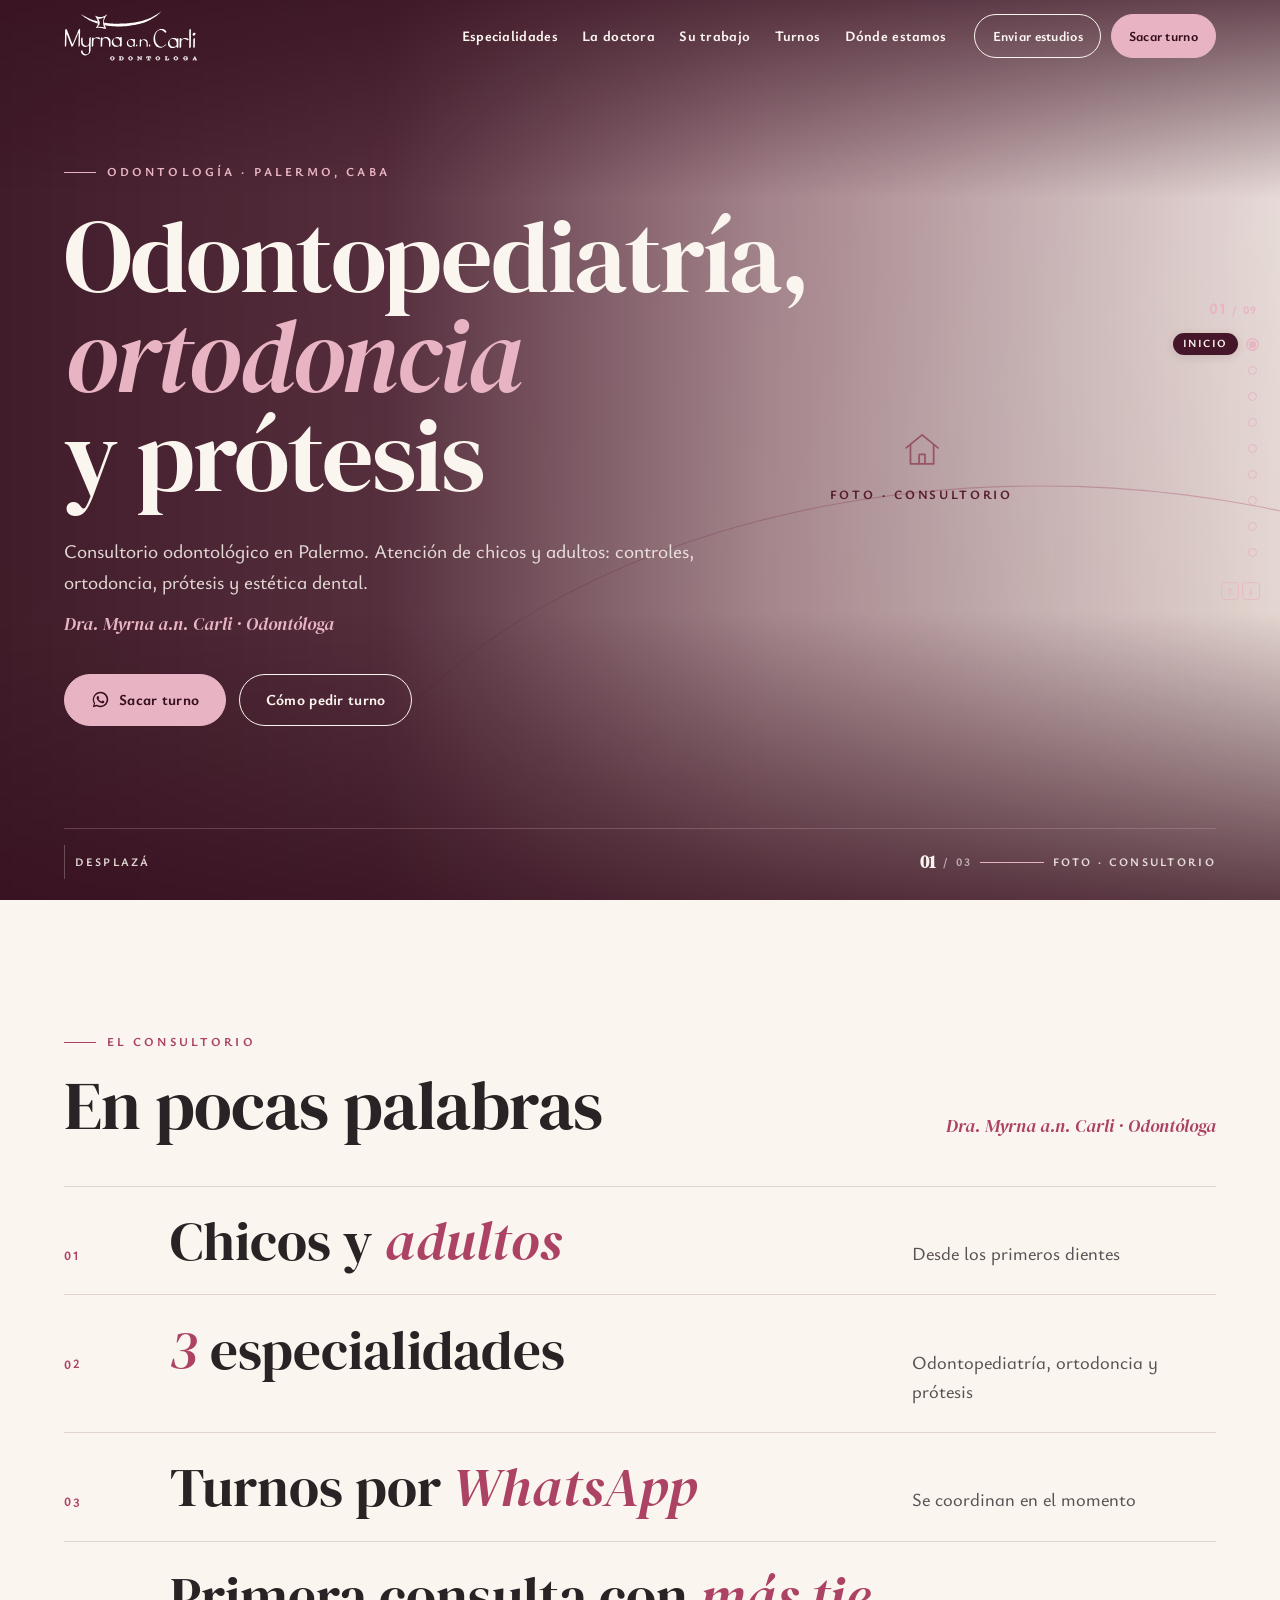
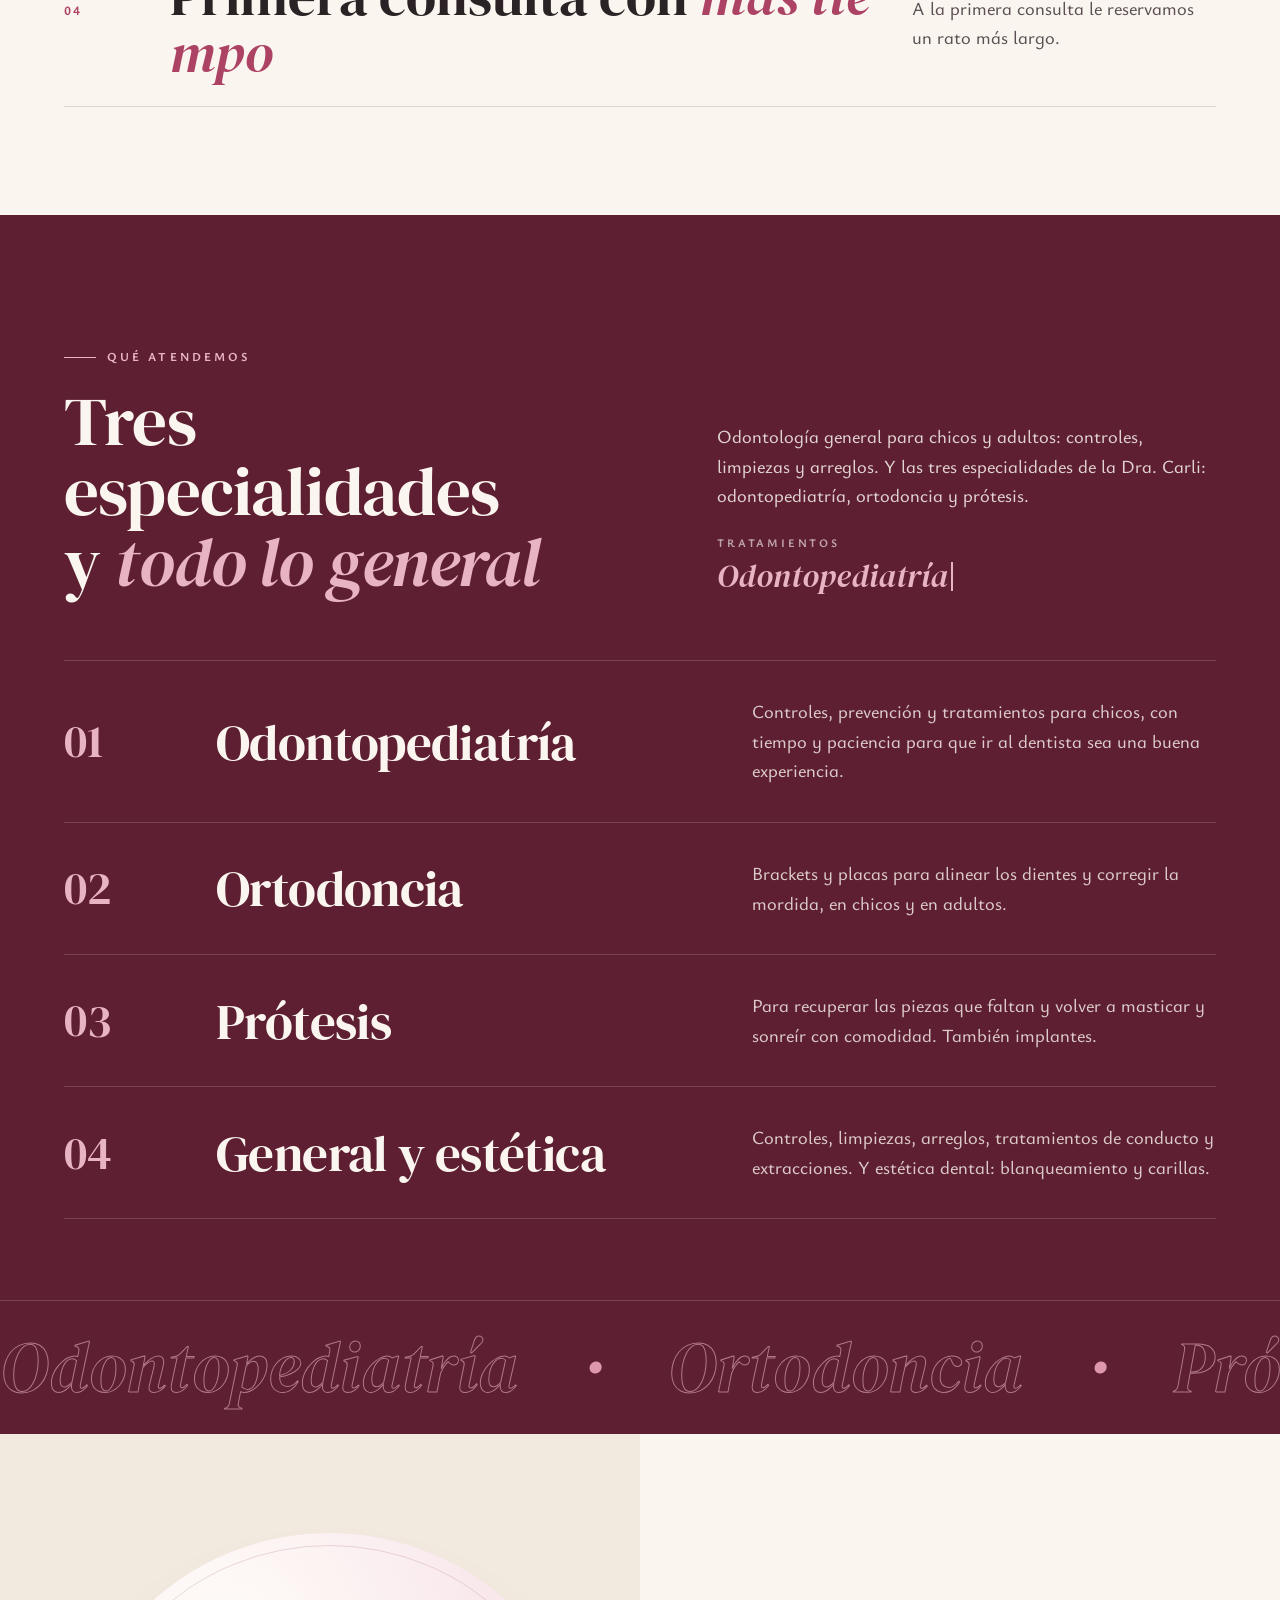
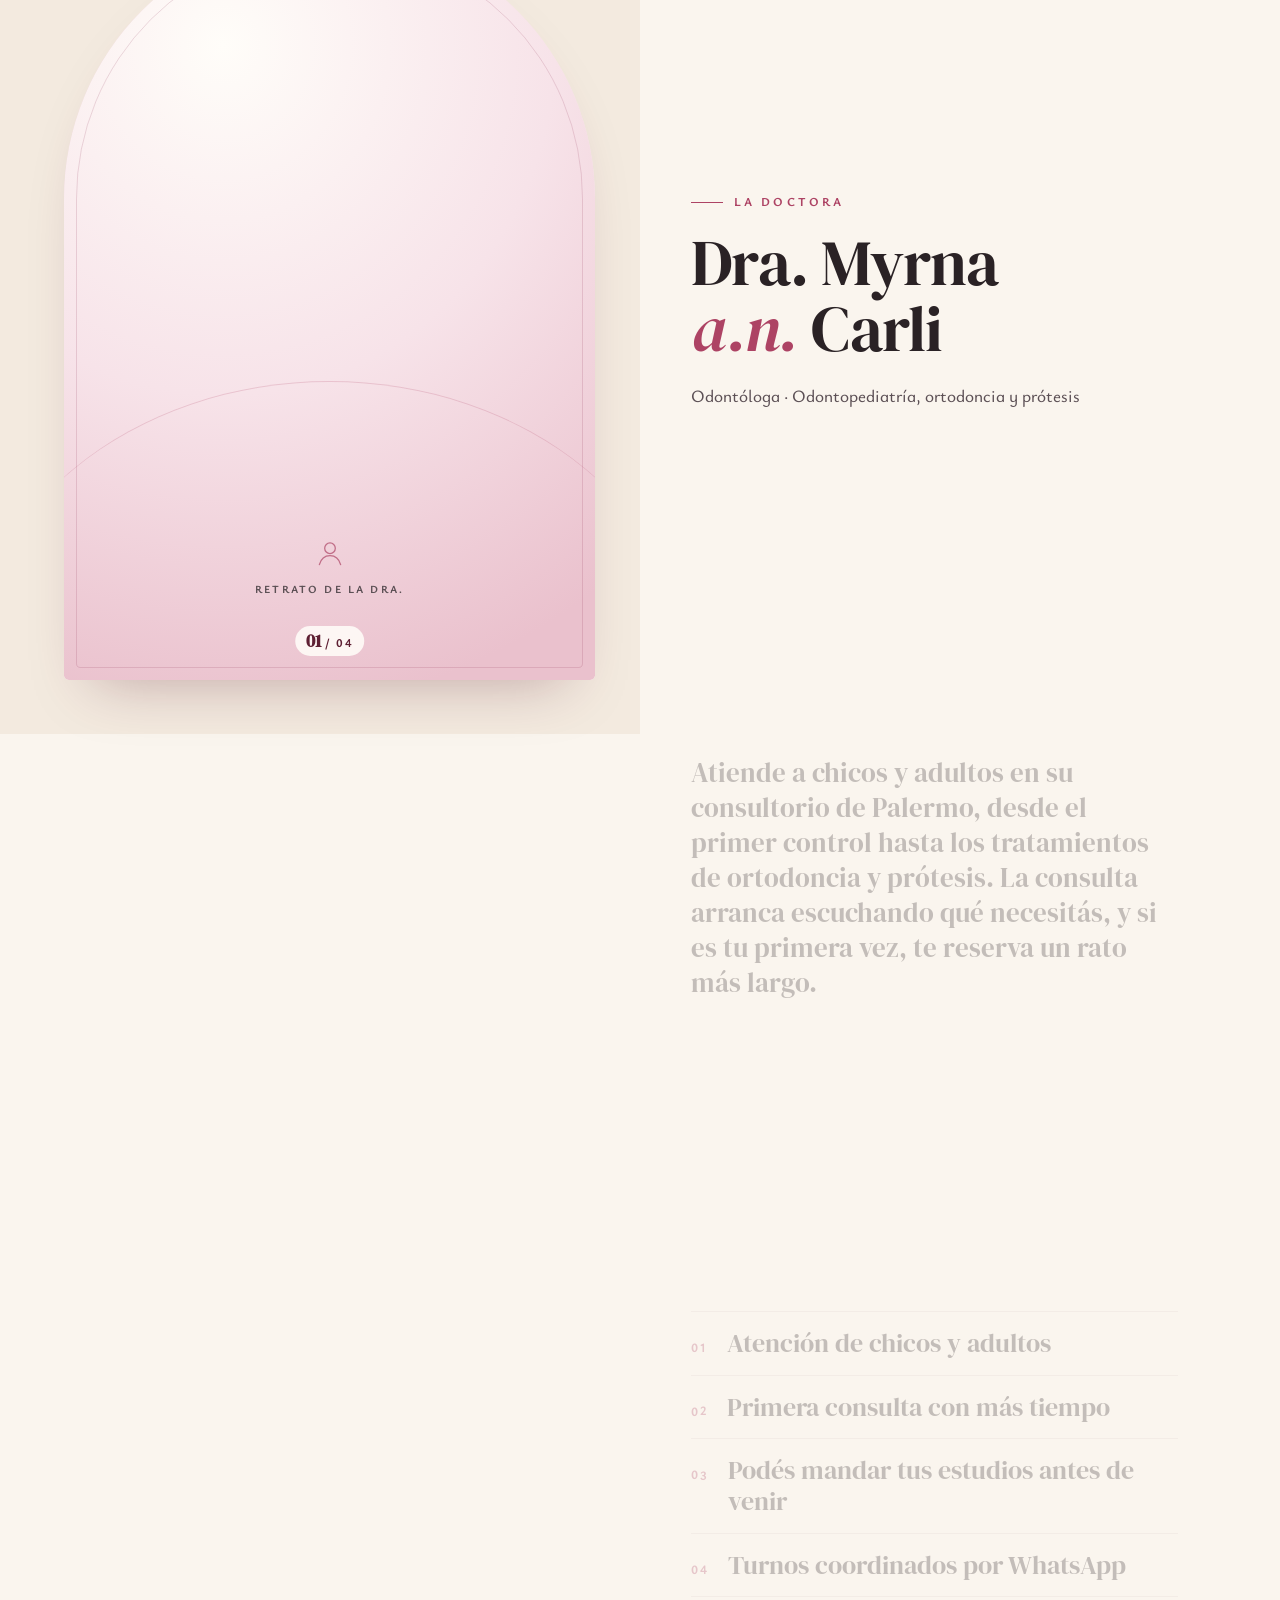
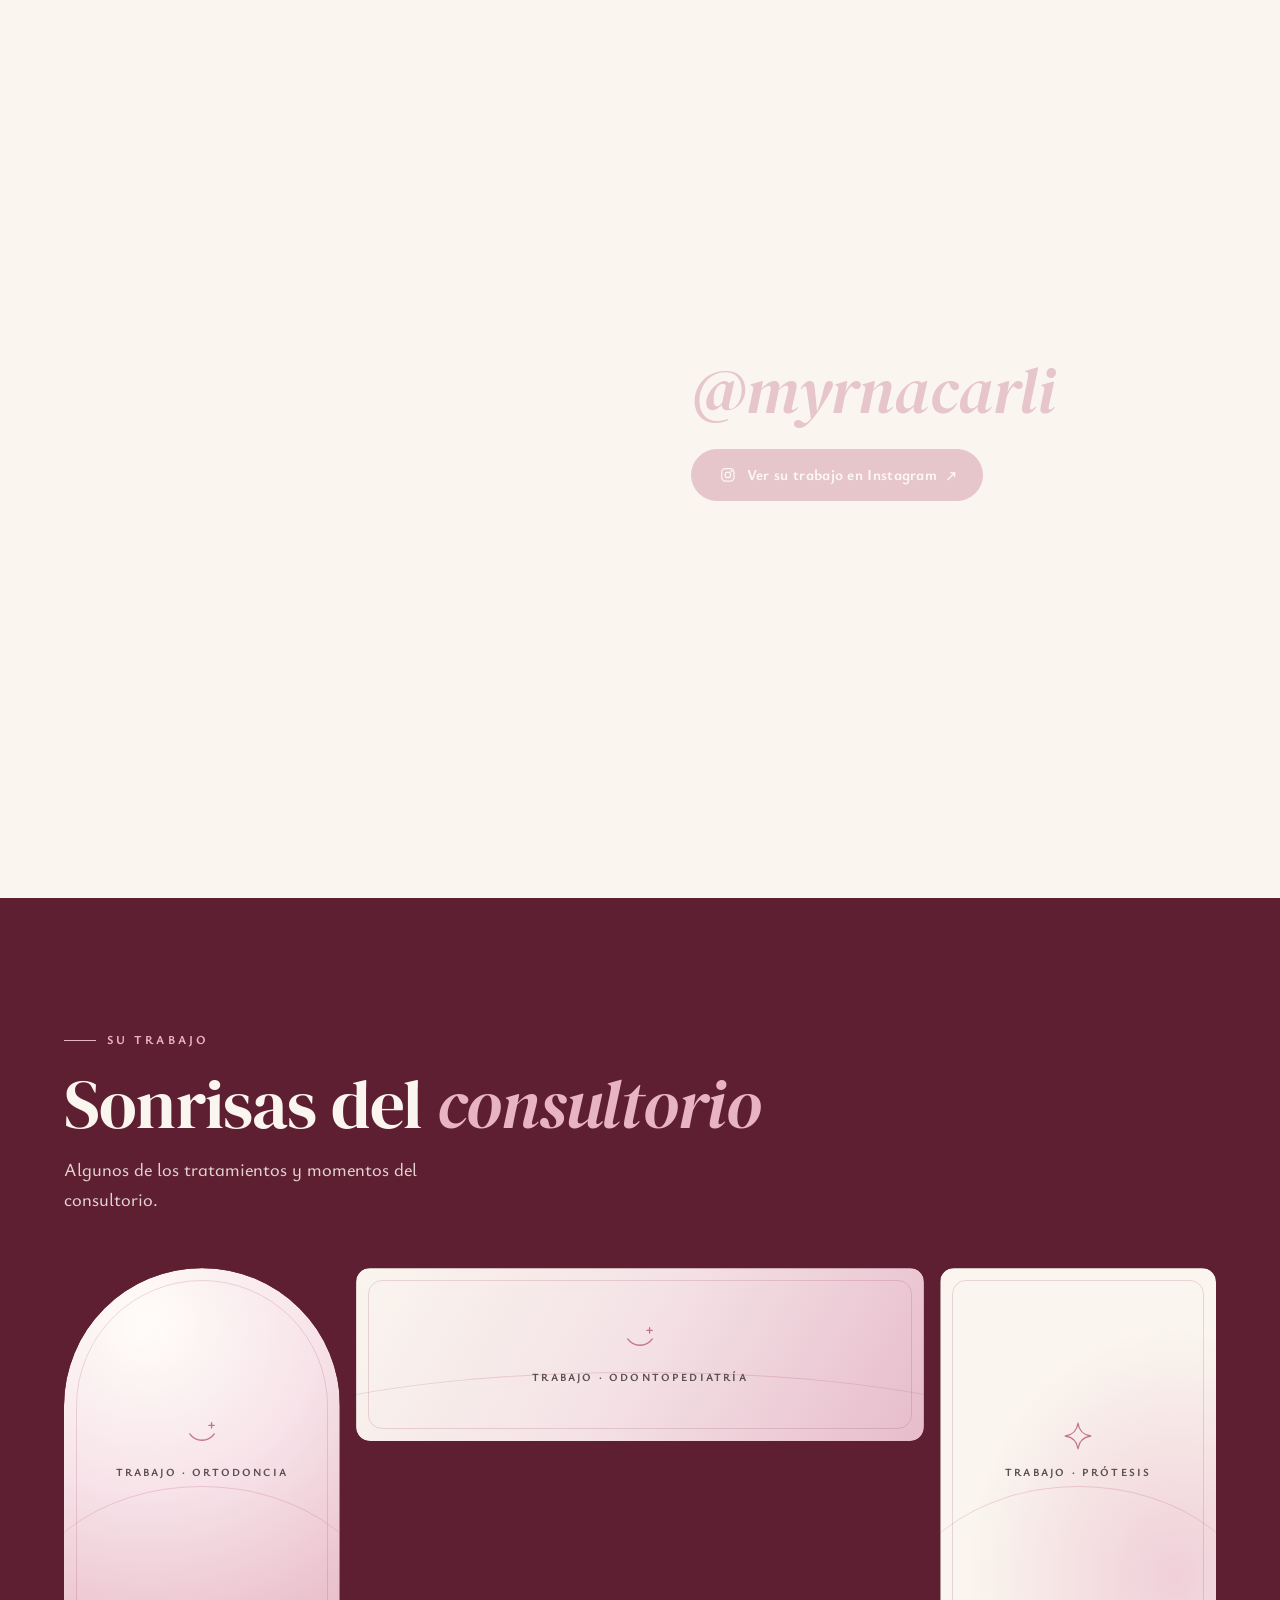
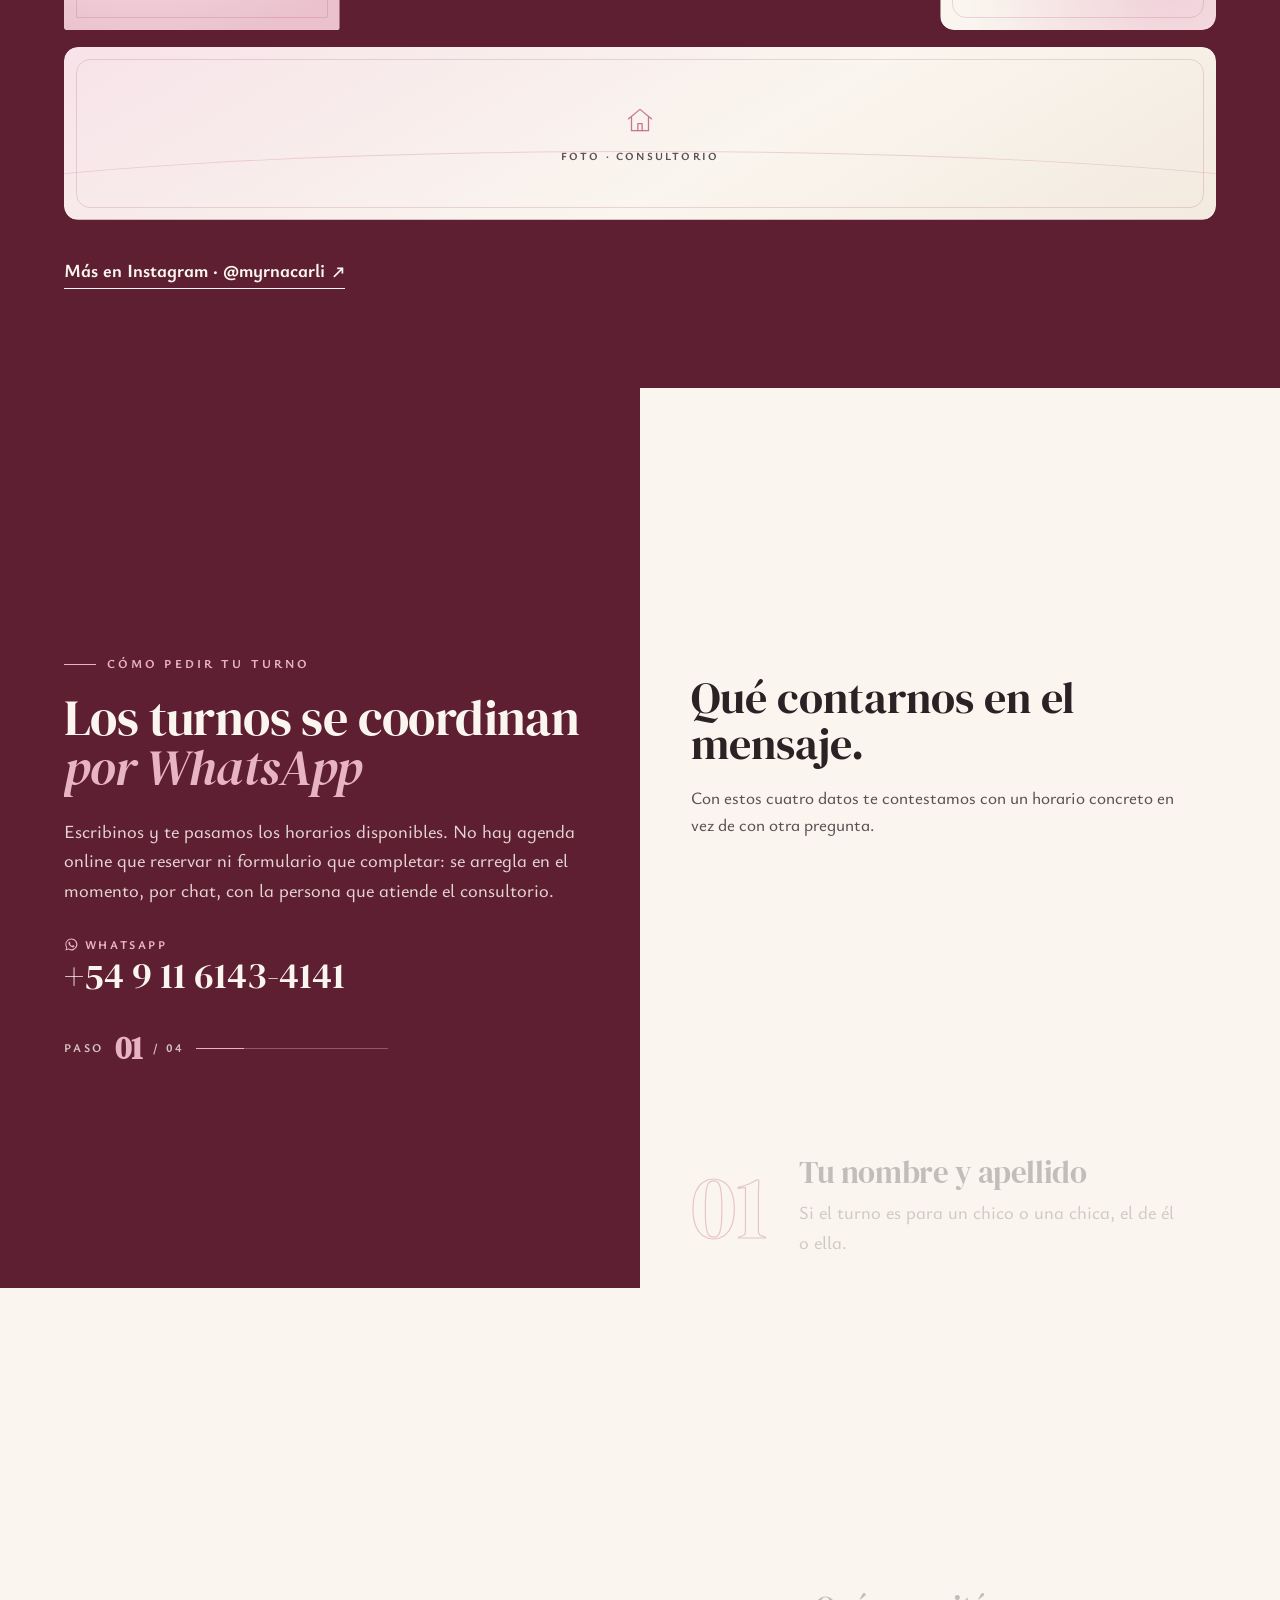
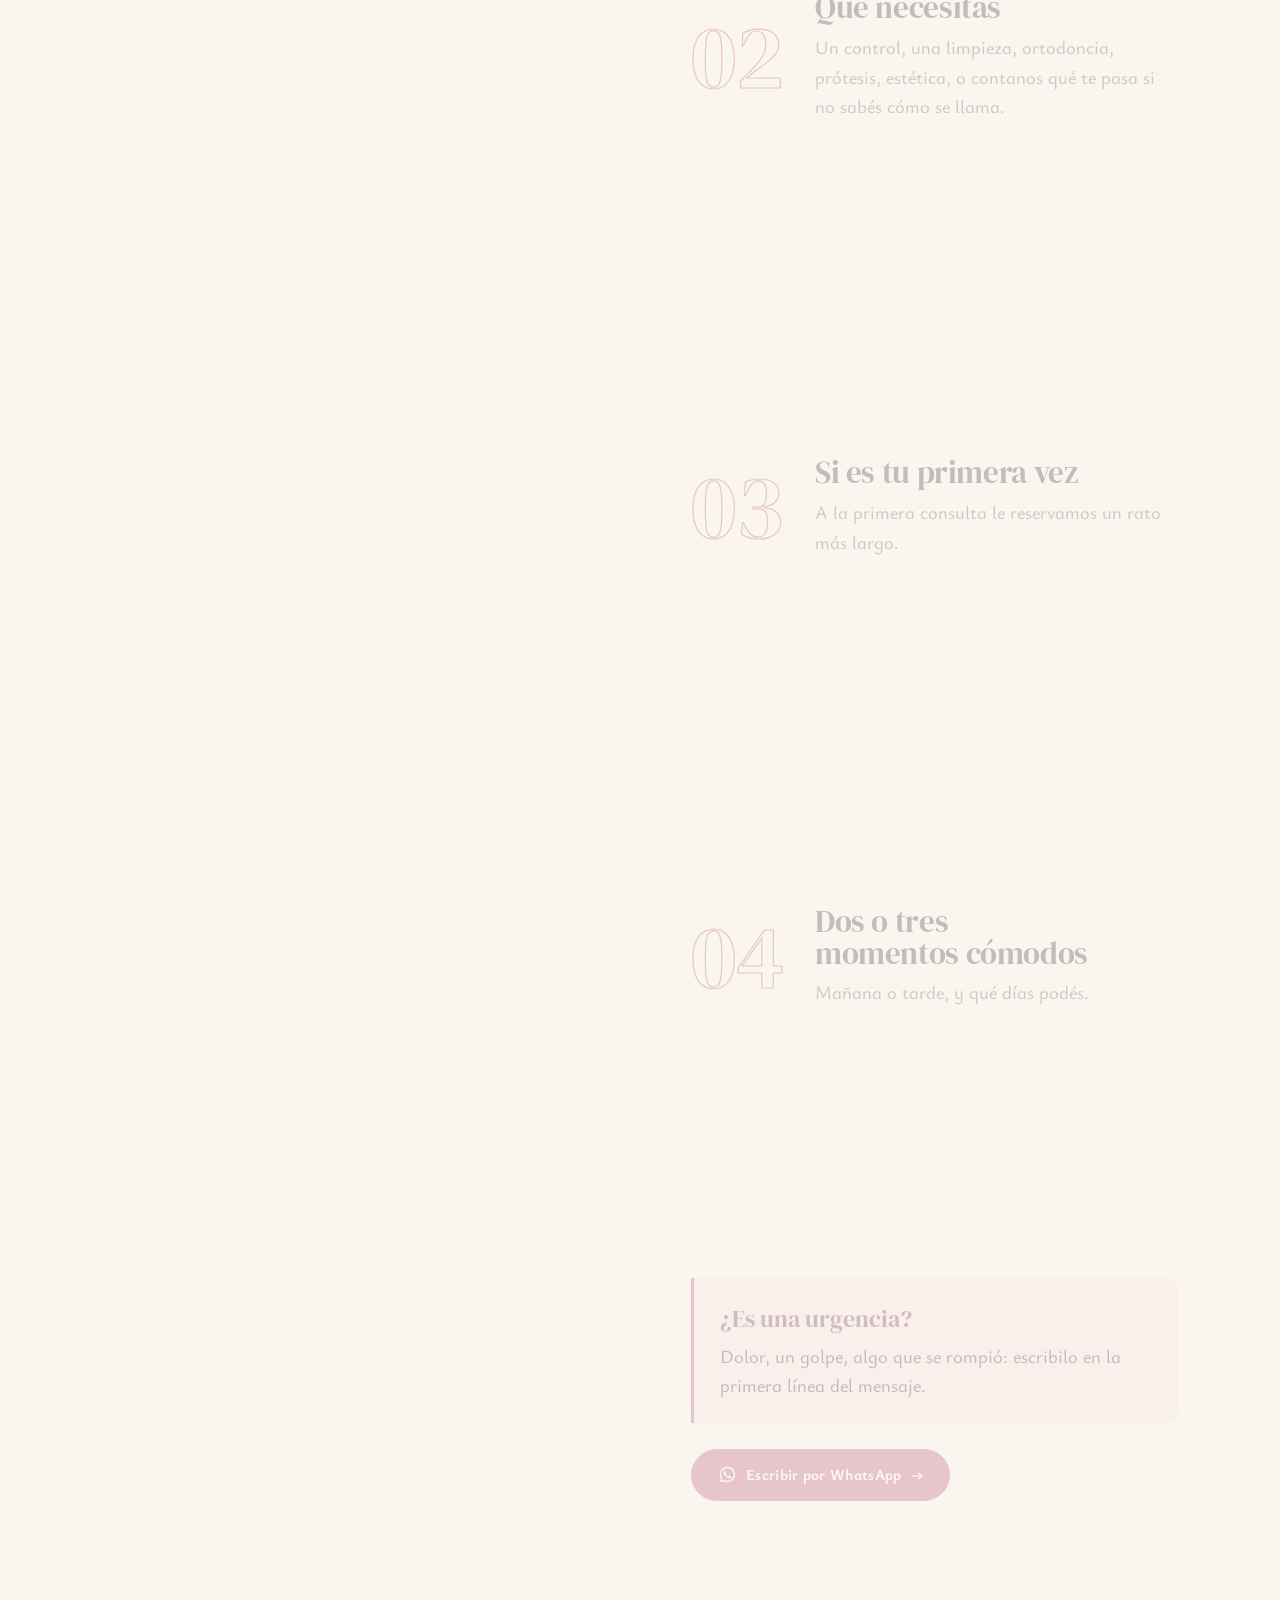
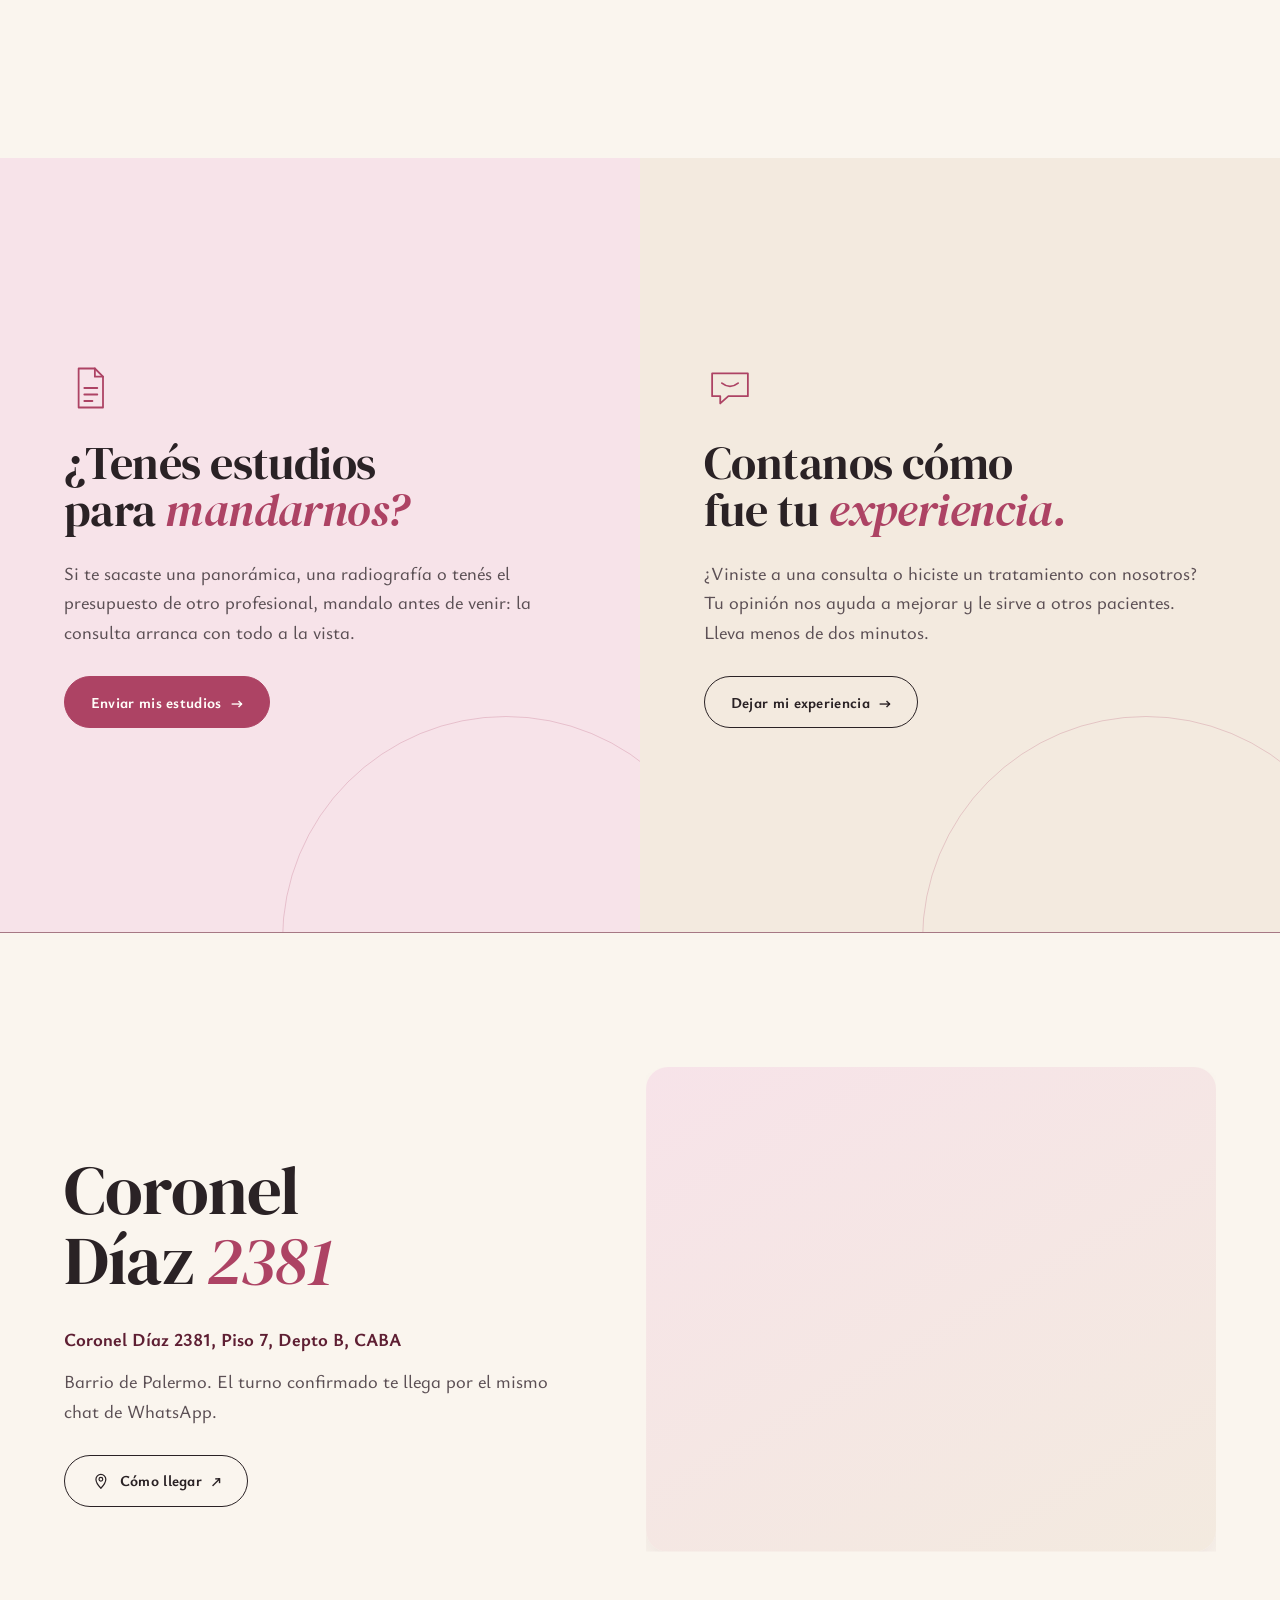
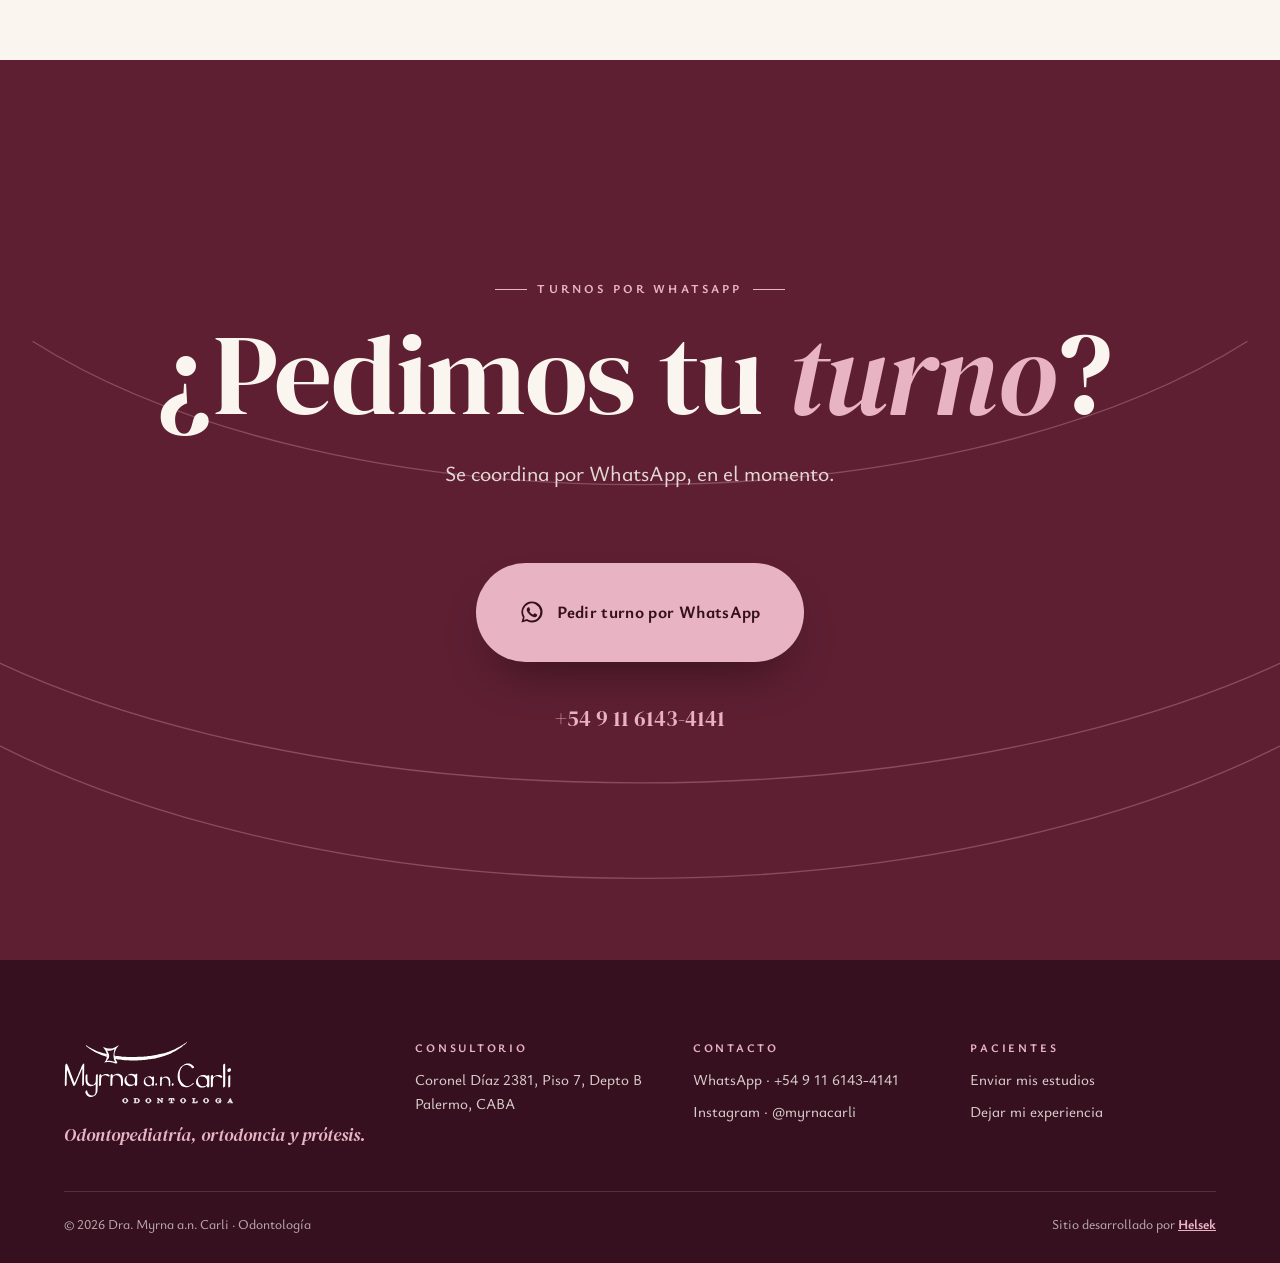
<file: modelos/5/index.html>
<!doctype html>
<html lang="es">
<head>
<meta charset="utf-8">
<meta name="viewport" content="width=device-width, initial-scale=1, viewport-fit=cover">
<title>Dra. Myrna a.n. Carli · Odontología en Palermo — Modelo 5</title>
<meta name="description" content="Consultorio odontológico en Palermo. Odontopediatría, ortodoncia y prótesis. Atención de chicos y adultos: controles, ortodoncia, prótesis y estética dental. Turnos por WhatsApp.">
<meta name="robots" content="noindex">
<meta name="theme-color" content="#5e1f33">
<meta property="og:title" content="Dra. Myrna a.n. Carli · Odontología">
<meta property="og:description" content="Odontopediatría, ortodoncia y prótesis en Palermo. Turnos por WhatsApp.">
<meta property="og:image" content="../../assets/img/og-myrna.png">
<link rel="icon" href="../../assets/img/favicon-myrna.svg" type="image/svg+xml">
<link rel="apple-touch-icon" href="../../assets/img/apple-touch-icon-myrna.png">
<link rel="preconnect" href="https://fonts.googleapis.com">
<link rel="preconnect" href="https://fonts.gstatic.com" crossorigin>
<link rel="stylesheet" href="https://fonts.googleapis.com/css2?family=DM+Serif+Display:ital@0;1&family=Ysabeau+Infant:wght@400;500;600;700&display=swap">
<link rel="stylesheet" href="estilo.css">
<script>document.documentElement.classList.add('js');setTimeout(function(){if(!window.M5_OK)document.documentElement.classList.add('listo')},3500)</script>
<script src="../../assets/js/fotos.js"></script>
<script src="sitio.js" defer></script>
</head>
<body>

<svg width="0" height="0" style="position:absolute" aria-hidden="true" focusable="false"><defs>
  <symbol id="i-camara" viewBox="0 0 64 64"><path d="M8 22h11l4-7h18l4 7h11v28H8z"/><circle cx="32" cy="35" r="9"/></symbol>
  <symbol id="i-persona" viewBox="0 0 64 64"><circle cx="32" cy="23" r="10"/><path d="M12 54c3-11 11-17 20-17s17 6 20 17"/></symbol>
  <symbol id="i-sonrisa" viewBox="0 0 64 64"><path d="M9 28c11 16 35 16 46 0"/><path d="M50 7v10M45 12h10"/></symbol>
  <symbol id="i-casa" viewBox="0 0 64 64"><path d="M10 30 32 12l22 18"/><path d="M16 26v26h32V26"/><path d="M28 52V39h8v13"/></symbol>
  <symbol id="i-doc" viewBox="0 0 64 64"><path d="M18 8h20l10 10v38H18z"/><path d="M38 8v10h10"/><path d="M25 32h16M25 40h16M25 48h10"/></symbol>
  <symbol id="i-chispa" viewBox="0 0 64 64"><path d="M32 8c2 14 10 22 24 24-14 2-22 10-24 24-2-14-10-22-24-24 14-2 22-10 24-24z"/></symbol>
  <symbol id="i-chat" viewBox="0 0 64 64"><path d="M10 14h44v28H30l-10 9v-9H10z"/><path d="M22 26q10 8 20 0"/></symbol>
  <symbol id="i-ig" viewBox="0 0 64 64"><rect x="12" y="12" width="40" height="40" rx="12"/><circle cx="32" cy="32" r="9"/><circle cx="44" cy="20" r="1.5"/></symbol>
  <symbol id="i-pin" viewBox="0 0 64 64"><path d="M32 56S16 40 16 27a16 16 0 0 1 32 0c0 13-16 29-16 29z"/><circle cx="32" cy="27" r="6"/></symbol>
  <symbol id="i-wa" viewBox="0 0 32 32"><path d="M16 3a13 13 0 0 0-11.2 19.6L3 29l6.6-1.7A13 13 0 1 0 16 3zm0 23.6c-2 0-4-.6-5.7-1.6l-.4-.2-3.9 1 1-3.8-.3-.4A10.6 10.6 0 1 1 16 26.6zm5.8-7.9c-.3-.2-1.9-.9-2.2-1s-.5-.2-.7.2-.8 1-1 1.2-.4.2-.7.1a8.7 8.7 0 0 1-4.3-3.8c-.3-.6.3-.5.9-1.7.1-.2 0-.4 0-.5l-1-2.4c-.3-.6-.5-.5-.7-.5h-.6a1.2 1.2 0 0 0-.9.4 3.6 3.6 0 0 0-1.1 2.7 6.3 6.3 0 0 0 1.3 3.3 14.4 14.4 0 0 0 5.5 4.9c2 .9 2.8.9 3.8.8a3.3 3.3 0 0 0 2.1-1.5 2.7 2.7 0 0 0 .2-1.5c-.1-.1-.3-.2-.6-.3z"/></symbol>
</defs></svg>

<div class="intro" aria-hidden="true"><div class="intro__in"><img class="intro__logo" src="../../assets/img/logo-myrna.svg" alt="" width="260" height="97"></div></div>

<a class="saltar" href="#contenido">Ir al contenido</a>

<header class="cab cab--transp" id="cab">
  <div class="cab__in">
    <a class="cab__logo" href="#inicio" aria-label="Dra. Myrna a.n. Carli · Inicio">
      <img class="cab__logo-c" src="../../assets/img/logo-myrna.svg" alt="" width="134" height="50">
      <img class="cab__logo-b" src="../../assets/img/logo-myrna.svg" alt="" width="134" height="50">
    </a>
    <nav class="cab__nav" id="menu" aria-label="Secciones">
      <ul>
        <li><a href="#especialidades">Especialidades</a></li>
        <li><a href="#doctora">La doctora</a></li>
        <li><a href="#trabajo">Su trabajo</a></li>
        <li><a href="#turnos">Turnos</a></li>
        <li><a href="#ubicacion">Dónde estamos</a></li>
      </ul>
      <div class="cab__nav-pie">
        <a class="bt bt--linea" href="https://lightpink-loris-112320.hostingersite.com/estudios">Enviar estudios</a>
        <p>Coronel Díaz 2381 · Palermo, CABA</p>
      </div>
    </nav>
    <div class="cab__acc">
      <a class="bt bt--linea bt--chico cab__est" href="https://lightpink-loris-112320.hostingersite.com/estudios">Enviar estudios</a>
      <a class="bt bt--lleno bt--chico cab__tur" href="https://wa.me/5491161434141?text=Hola%2C%20quiero%20pedir%20un%20turno." target="_blank" rel="noopener">Sacar turno</a>
      <button class="cab__menu" type="button" aria-label="Abrir menú" aria-expanded="false" aria-controls="menu"><span></span><span></span></button>
    </div>
  </div>
</header>

<main id="contenido">

<!-- ============ 01 · PORTADA ============ -->
<section class="hero" id="inicio" data-tema="oscuro" data-nombre="Inicio">
  <div class="hero__fotos" id="heroFotos" aria-hidden="true">
    <div class="hero__slide activa" data-tag="Foto · consultorio">
      <div class="hero__img hero__img--1 marco marco--t1"><span class="marco__vacio"><svg class="marco__ic"><use href="#i-casa"/></svg><span class="marco__tag">Foto · consultorio</span></span></div>
    </div>
    <div class="hero__slide" data-tag="Retrato de la Dra.">
      <div class="hero__img hero__img--2 marco marco--t3"><span class="marco__vacio"><svg class="marco__ic"><use href="#i-persona"/></svg><span class="marco__tag">Retrato de la Dra.</span></span></div>
    </div>
    <div class="hero__slide" data-tag="Trabajo · ortodoncia">
      <div class="hero__img hero__img--3 marco marco--t5"><span class="marco__vacio"><svg class="marco__ic"><use href="#i-sonrisa"/></svg><span class="marco__tag">Trabajo · ortodoncia</span></span></div>
    </div>
  </div>
  <div class="hero__velo" aria-hidden="true"></div>

  <div class="cont hero__in">
    <p class="rotulo hero__rot">Odontología · Palermo, CABA</p>
    <h1 class="hero__tit"><span class="linea" style="--n:0"><span>Odontopediatría,</span></span> <span class="linea" style="--n:1"><em>ortodoncia</em></span> <span class="linea" style="--n:2"><span>y prótesis</span></span></h1>
    <p class="hero__bajada">Consultorio odontológico en Palermo. Atención de chicos y adultos: controles, ortodoncia, prótesis y estética dental.</p>
    <p class="hero__firma">Dra. Myrna a.n. Carli · Odontóloga</p>
    <div class="hero__bts">
      <a class="bt bt--rosa" href="https://wa.me/5491161434141?text=Hola%2C%20quiero%20pedir%20un%20turno." target="_blank" rel="noopener"><svg class="ic-wa" aria-hidden="true"><use href="#i-wa"/></svg>Sacar turno</a>
      <a class="bt bt--linea" href="#turnos">Cómo pedir turno</a>
    </div>
  </div>

  <div class="cont hero__pie" aria-hidden="true">
    <span class="hero__cue"><i></i>Desplazá</span>
    <span class="hero__cont"><span class="odo" data-odo="ctrl" id="heroNum">01</span><span class="hero__tot">/ 03</span><span class="hero__barra"><i></i></span><span class="hero__tag" id="heroTag">Foto · consultorio</span></span>
  </div>
</section>

<!-- ============ 02 · EL CONSULTORIO (datos) ============ -->
<section class="sec sec--claro datos" id="consultorio" data-tema="claro" data-nombre="El consultorio" data-telon="arriba">
  <div class="cont">
    <div class="datos__enc">
      <div>
        <p class="rotulo rv">El consultorio</p>
        <h2 class="corte"><span>En pocas palabras</span></h2>
      </div>
      <p class="datos__firma rv" style="--d:.1s">Dra. Myrna a.n. Carli · Odontóloga</p>
    </div>
    <ul class="datos__lista">
      <li class="dato rv">
        <span class="dato__n"><span class="odo">01</span></span>
        <p class="dato__big">Chicos y <span class="tipeo">adultos</span></p>
        <p class="dato__sub">Desde los primeros dientes</p>
      </li>
      <li class="dato rv" style="--d:.08s">
        <span class="dato__n"><span class="odo">02</span></span>
        <p class="dato__big"><span class="odo dato__num">3</span> especialidades</p>
        <p class="dato__sub">Odontopediatría, ortodoncia y prótesis</p>
      </li>
      <li class="dato rv" style="--d:.16s">
        <span class="dato__n"><span class="odo">03</span></span>
        <p class="dato__big">Turnos por <span class="tipeo">WhatsApp</span></p>
        <p class="dato__sub">Se coordinan en el momento</p>
      </li>
      <li class="dato rv" style="--d:.24s">
        <span class="dato__n"><span class="odo">04</span></span>
        <p class="dato__big">Primera consulta con <span class="tipeo">más tiempo</span></p>
        <p class="dato__sub">A la primera consulta le reservamos un rato más largo.</p>
      </li>
    </ul>
  </div>
</section>

<!-- ============ 03 · QUÉ ATENDEMOS ============ -->
<section class="sec sec--oscuro esp" id="especialidades" data-tema="oscuro" data-nombre="Qué atendemos" data-telon="lado">
  <div class="cont">
    <div class="esp__enc">
      <div>
        <p class="rotulo rv">Qué atendemos</p>
        <h2 class="corte"><span>Tres especialidades y <em>todo lo general</em></span></h2>
      </div>
      <div>
        <p class="rv" style="--d:.1s">Odontología general para chicos y adultos: controles, limpiezas y arreglos. Y las tres especialidades de la Dra. Carli: odontopediatría, ortodoncia y prótesis.</p>
        <p class="ciclo rv" style="--d:.18s"><span class="ciclo__lbl">Tratamientos</span><span class="ciclo__linea" aria-hidden="true"><span class="ciclo__txt" data-ciclo="Odontopediatría|Ortodoncia|Prótesis|Estética dental|Blanqueamiento|Carillas|Controles y limpiezas|Implantes">Odontopediatría</span><span class="ciclo__car"></span></span><span class="sr">Odontopediatría, ortodoncia, prótesis, estética dental, blanqueamiento, carillas, controles y limpiezas, implantes.</span></p>
      </div>
    </div>
    <ol class="esp__lista">
      <li class="esp__it rv">
        <span class="esp__n" aria-hidden="true"><span class="odo">01</span></span>
        <h3>Odontopediatría</h3>
        <p>Controles, prevención y tratamientos para chicos, con tiempo y paciencia para que ir al dentista sea una buena experiencia.</p>
      </li>
      <li class="esp__it rv">
        <span class="esp__n" aria-hidden="true"><span class="odo">02</span></span>
        <h3>Ortodoncia</h3>
        <p>Brackets y placas para alinear los dientes y corregir la mordida, en chicos y en adultos.</p>
      </li>
      <li class="esp__it rv">
        <span class="esp__n" aria-hidden="true"><span class="odo">03</span></span>
        <h3>Prótesis</h3>
        <p>Para recuperar las piezas que faltan y volver a masticar y sonreír con comodidad. También implantes.</p>
      </li>
      <li class="esp__it rv">
        <span class="esp__n" aria-hidden="true"><span class="odo">04</span></span>
        <h3>General y estética</h3>
        <p>Controles, limpiezas, arreglos, tratamientos de conducto y extracciones. Y estética dental: blanqueamiento y carillas.</p>
      </li>
    </ol>
  </div>
  <div class="cinta" aria-hidden="true">
    <div class="cinta__pista">
      <span>Odontopediatría</span><span>Ortodoncia</span><span>Prótesis</span><span>Estética dental</span><span>Blanqueamiento</span><span>Carillas</span><span>Controles y limpiezas</span><span>Implantes</span>
      <span>Odontopediatría</span><span>Ortodoncia</span><span>Prótesis</span><span>Estética dental</span><span>Blanqueamiento</span><span>Carillas</span><span>Controles y limpiezas</span><span>Implantes</span>
    </div>
  </div>
</section>

<!-- ============ 04 · LA DOCTORA (pantalla dividida) ============ -->
<section class="sec sec--claro doc" id="doctora" data-tema="claro" data-nombre="La doctora" data-telon="arriba">
  <div class="split" data-split="doc">
    <div class="split__fijo doc__fijo">
      <figure class="doc__marco" id="docMarco">
        <div class="doc__capa activa marco marco--t3"><span class="marco__vacio" aria-hidden="true"><svg class="marco__ic"><use href="#i-persona"/></svg><span class="marco__tag">Retrato de la Dra.</span></span></div>
        <div class="doc__capa marco marco--t2"><span class="marco__vacio" aria-hidden="true"><svg class="marco__ic"><use href="#i-casa"/></svg><span class="marco__tag">Foto · consultorio</span></span></div>
        <div class="doc__capa marco marco--t5"><span class="marco__vacio" aria-hidden="true"><svg class="marco__ic"><use href="#i-sonrisa"/></svg><span class="marco__tag">Foto · chicos y adultos</span></span></div>
        <div class="doc__capa marco marco--t4"><span class="marco__vacio" aria-hidden="true"><svg class="marco__ic"><use href="#i-ig"/></svg><span class="marco__tag">Trabajo · Instagram</span></span></div>
        <figcaption class="doc__pie" aria-hidden="true"><span class="odo" data-odo="ctrl" id="docNum">01</span><span>/ 04</span></figcaption>
      </figure>
    </div>
    <div class="split__mov doc__mov">
      <div class="paso doc__paso">
        <p class="rotulo rv">La doctora</p>
        <h2 class="corte"><span>Dra. Myrna <em>a.n.</em> Carli</span></h2>
        <p class="doc__cargo rv" style="--d:.1s">Odontóloga · Odontopediatría, ortodoncia y prótesis</p>
      </div>
      <div class="paso doc__paso">
        <p class="doc__lead rv">Atiende a chicos y adultos en su consultorio de Palermo, desde el primer control hasta los tratamientos de ortodoncia y prótesis. La consulta arranca escuchando qué necesitás, y si es tu primera vez, te reserva un rato más largo.</p>
      </div>
      <div class="paso doc__paso">
        <ul class="doc__lista">
          <li class="rv"><span class="odo">01</span>Atención de chicos y adultos</li>
          <li class="rv" style="--d:.08s"><span class="odo">02</span>Primera consulta con más tiempo</li>
          <li class="rv" style="--d:.16s"><span class="odo">03</span>Podés mandar tus estudios antes de venir</li>
          <li class="rv" style="--d:.24s"><span class="odo">04</span>Turnos coordinados por WhatsApp</li>
        </ul>
      </div>
      <div class="paso doc__paso">
        <p class="doc__ig rv">@myrnacarli</p>
        <a class="bt bt--lleno rv" style="--d:.1s" href="https://www.instagram.com/myrnacarli/" target="_blank" rel="noopener"><svg class="ic-linea" aria-hidden="true"><use href="#i-ig"/></svg>Ver su trabajo en Instagram <span aria-hidden="true">↗</span></a>
      </div>
    </div>
  </div>
</section>

<!-- ============ 05 · SU TRABAJO ============ -->
<section class="sec sec--oscuro gal" id="trabajo" data-tema="oscuro" data-nombre="Su trabajo" data-telon="lado">
  <div class="cont">
    <div class="gal__enc">
      <div>
        <p class="rotulo rv">Su trabajo</p>
        <h2 class="corte"><span>Sonrisas del <em>consultorio</em></span></h2>
      </div>
      <p class="rv" style="--d:.1s">Algunos de los tratamientos y momentos del consultorio.</p>
    </div>
    <div class="gal__grid" id="galeria">
      <figure class="gal__it gal__it--a rv rv--cortina"><div class="gal__foto marco marco--t3"><span class="marco__vacio" aria-hidden="true"><svg class="marco__ic"><use href="#i-sonrisa"/></svg><span class="marco__tag">Trabajo · ortodoncia</span></span></div></figure>
      <figure class="gal__it gal__it--b rv rv--cortina" style="--d:.08s"><div class="gal__foto marco marco--t5"><span class="marco__vacio" aria-hidden="true"><svg class="marco__ic"><use href="#i-sonrisa"/></svg><span class="marco__tag">Trabajo · odontopediatría</span></span></div></figure>
      <figure class="gal__it gal__it--c rv rv--cortina" style="--d:.16s"><div class="gal__foto marco marco--t6"><span class="marco__vacio" aria-hidden="true"><svg class="marco__ic"><use href="#i-chispa"/></svg><span class="marco__tag">Trabajo · prótesis</span></span></div></figure>
      <figure class="gal__it gal__it--d rv rv--cortina" style="--d:.12s"><div class="gal__foto marco marco--t4"><span class="marco__vacio" aria-hidden="true"><svg class="marco__ic"><use href="#i-chispa"/></svg><span class="marco__tag">Trabajo · blanqueamiento</span></span></div></figure>
      <figure class="gal__it gal__it--e rv rv--cortina" style="--d:.2s"><div class="gal__foto marco marco--t2"><span class="marco__vacio" aria-hidden="true"><svg class="marco__ic"><use href="#i-camara"/></svg><span class="marco__tag">Trabajo · carillas</span></span></div></figure>
      <figure class="gal__it gal__it--f rv rv--cortina" style="--d:.1s"><div class="gal__foto marco marco--t1"><span class="marco__vacio" aria-hidden="true"><svg class="marco__ic"><use href="#i-casa"/></svg><span class="marco__tag">Foto · consultorio</span></span></div></figure>
    </div>
    <p class="gal__pie rv"><a class="enlace" href="https://www.instagram.com/myrnacarli/" target="_blank" rel="noopener">Más en Instagram · @myrnacarli <span aria-hidden="true">↗</span></a></p>
  </div>
</section>

<!-- ============ 06 · CÓMO PEDIR TU TURNO (pantalla dividida) ============ -->
<section class="sec sec--claro tur" id="turnos" data-tema="claro" data-nombre="Turnos" data-telon="arriba">
  <div class="split" data-split="tur">
    <div class="split__fijo tur__fijo">
      <div class="tur__fijo-in">
        <p class="rotulo rv">Cómo pedir tu turno</p>
        <h2 class="corte"><span>Los turnos se coordinan <em class="tipeo">por WhatsApp</em></span></h2>
        <p class="tur__txt rv" style="--d:.1s">Escribinos y te pasamos los horarios disponibles. No hay agenda online que reservar ni formulario que completar: se arregla en el momento, por chat, con la persona que atiende el consultorio.</p>
        <a class="tur__tel rv" style="--d:.18s" href="https://wa.me/5491161434141?text=Hola%2C%20quiero%20pedir%20un%20turno." target="_blank" rel="noopener"><span class="tur__tel-lbl"><svg class="ic-wa" aria-hidden="true"><use href="#i-wa"/></svg>WhatsApp</span><span class="odo tur__num">+54 9 11 6143-4141</span></a>
        <div class="tur__marcador rv" style="--d:.24s" aria-hidden="true"><span class="tur__m-lbl">Paso</span><span class="odo" data-odo="ctrl" id="turNum">01</span><span class="tur__m-tot">/ 04</span><span class="tur__barra"><i id="turBarra"></i></span></div>
      </div>
    </div>
    <div class="split__mov tur__mov">
      <div class="paso tur__intro">
        <p class="tur__intro-t rv">Qué contarnos en el mensaje.</p>
        <p class="rv" style="--d:.08s">Con estos cuatro datos te contestamos con un horario concreto en vez de con otra pregunta.</p>
      </div>
      <ol class="tur__pasos">
        <li class="paso tur__paso"><span class="tur__n" aria-hidden="true"><span class="tur__n-l">01</span><span class="tur__n-f">01</span></span><div><h3>Tu nombre y apellido</h3><p>Si el turno es para un chico o una chica, el de él o ella.</p></div></li>
        <li class="paso tur__paso"><span class="tur__n" aria-hidden="true"><span class="tur__n-l">02</span><span class="tur__n-f">02</span></span><div><h3>Qué necesitás</h3><p>Un control, una limpieza, ortodoncia, prótesis, estética, o contanos qué te pasa si no sabés cómo se llama.</p></div></li>
        <li class="paso tur__paso"><span class="tur__n" aria-hidden="true"><span class="tur__n-l">03</span><span class="tur__n-f">03</span></span><div><h3>Si es tu primera vez</h3><p>A la primera consulta le reservamos un rato más largo.</p></div></li>
        <li class="paso tur__paso"><span class="tur__n" aria-hidden="true"><span class="tur__n-l">04</span><span class="tur__n-f">04</span></span><div><h3>Dos o tres momentos cómodos</h3><p>Mañana o tarde, y qué días podés.</p></div></li>
      </ol>
      <div class="paso tur__fin">
        <p class="tur__urg rv"><b>¿Es una urgencia?</b> Dolor, un golpe, algo que se rompió: escribilo en la primera línea del mensaje.</p>
        <a class="bt bt--lleno rv" style="--d:.1s" href="https://wa.me/5491161434141?text=Hola%2C%20quiero%20pedir%20un%20turno." target="_blank" rel="noopener"><svg class="ic-wa" aria-hidden="true"><use href="#i-wa"/></svg>Escribir por WhatsApp <span aria-hidden="true">→</span></a>
      </div>
    </div>
  </div>
</section>

<!-- ============ 07 · ESTUDIOS Y EXPERIENCIA ============ -->
<section class="pac" id="pacientes" data-tema="claro" data-nombre="Estudios y opiniones" data-telon="lado">
  <article class="pac__pan pac__pan--a">
    <div class="pac__in">
      <svg class="pac__ic rv" aria-hidden="true"><use href="#i-doc"/></svg>
      <h2 class="corte"><span>¿Tenés estudios para <em>mandarnos?</em></span></h2>
      <p class="rv" style="--d:.1s">Si te sacaste una panorámica, una radiografía o tenés el presupuesto de otro profesional, mandalo antes de venir: la consulta arranca con todo a la vista.</p>
      <a class="bt bt--lleno rv" style="--d:.16s" href="https://lightpink-loris-112320.hostingersite.com/estudios">Enviar mis estudios <span aria-hidden="true">→</span></a>
    </div>
  </article>
  <article class="pac__pan pac__pan--b">
    <div class="pac__in">
      <svg class="pac__ic rv" aria-hidden="true"><use href="#i-chat"/></svg>
      <h2 class="corte"><span>Contanos cómo fue tu <em>experiencia.</em></span></h2>
      <p class="rv" style="--d:.1s">¿Viniste a una consulta o hiciste un tratamiento con nosotros? Tu opinión nos ayuda a mejorar y le sirve a otros pacientes. Lleva menos de dos minutos.</p>
      <a class="bt bt--linea rv" style="--d:.16s" href="https://lightpink-loris-112320.hostingersite.com/experiencia">Dejar mi experiencia <span aria-hidden="true">→</span></a>
    </div>
  </article>
</section>

<!-- ============ 08 · DÓNDE ESTAMOS ============ -->
<section class="sec sec--claro ubi" id="ubicacion" data-tema="claro" data-nombre="Dónde estamos" data-telon="arriba">
  <div class="cont ubi__in">
    <div class="ubi__txt">
      <p class="rotulo rv">Dónde estamos</p>
      <h2 class="corte"><span>Coronel Díaz <em class="odo">2381</em></span></h2>
      <address class="ubi__dir rv" style="--d:.1s">Coronel Díaz 2381, Piso 7, Depto B, CABA</address>
      <p class="rv" style="--d:.16s">Barrio de Palermo. El turno confirmado te llega por el mismo chat de WhatsApp.</p>
      <a class="bt bt--linea rv" style="--d:.22s" href="https://www.google.com/maps/search/?api=1&amp;query=Coronel%20D%C3%ADaz%202381%2C%20CABA" target="_blank" rel="noopener"><svg class="ic-linea" aria-hidden="true"><use href="#i-pin"/></svg>Cómo llegar <span aria-hidden="true">↗</span></a>
    </div>
    <div class="ubi__mapa rv rv--cortina" style="--d:.1s">
      <iframe title="Mapa: Coronel Díaz 2381, CABA" src="https://www.google.com/maps?q=Coronel%20D%C3%ADaz%202381%2C%20CABA&amp;output=embed" loading="lazy" referrerpolicy="no-referrer-when-downgrade"></iframe>
    </div>
  </div>
</section>

<!-- ============ 09 · CIERRE ============ -->
<section class="cierre" id="cierre" data-tema="oscuro" data-nombre="Pedir turno" data-telon="arriba">
  <svg class="cierre__arcos" viewBox="0 0 1200 800" preserveAspectRatio="xMidYMid slice" aria-hidden="true">
    <g class="cierre__g1"><path d="M-80 470C220 700 980 700 1280 470"/><path d="M-80 540C240 790 960 790 1280 540"/></g>
    <g class="cierre__g2"><path d="M60 250C330 420 870 420 1140 250"/></g>
  </svg>
  <div class="cont cierre__in">
    <p class="rotulo rv">Turnos por WhatsApp</p>
    <h2 class="corte"><span>¿Pedimos tu <em>turno</em>?</span></h2>
    <p class="cierre__txt rv" style="--d:.1s">Se coordina por WhatsApp, en el momento.</p>
    <div class="cierre__bt rv" style="--d:.18s">
      <a class="iman" id="iman" href="https://wa.me/5491161434141?text=Hola%2C%20quiero%20pedir%20un%20turno." target="_blank" rel="noopener"><span class="iman__luz" aria-hidden="true"></span><span class="iman__txt"><svg class="ic-wa" aria-hidden="true"><use href="#i-wa"/></svg>Pedir turno por WhatsApp</span></a>
    </div>
    <p class="cierre__tel rv" style="--d:.26s">+54 9 11 6143-4141</p>
  </div>
</section>

</main>

<footer class="pie" data-tema="oscuro">
  <div class="cont pie__in">
    <div class="pie__marca">
      <img class="pie__logo" src="../../assets/img/logo-myrna.svg" alt="Myrna a.n. Carli · Odontóloga" width="170" height="64" loading="lazy">
      <p>Odontopediatría, ortodoncia y prótesis.</p>
    </div>
    <div class="pie__col"><p class="pie__t">Consultorio</p><address>Coronel Díaz 2381, Piso 7, Depto B<br>Palermo, CABA</address></div>
    <div class="pie__col"><p class="pie__t">Contacto</p><a href="https://wa.me/5491161434141?text=Hola%2C%20quiero%20pedir%20un%20turno." target="_blank" rel="noopener">WhatsApp · +54 9 11 6143-4141</a><a href="https://www.instagram.com/myrnacarli/" target="_blank" rel="noopener">Instagram · @myrnacarli</a></div>
    <div class="pie__col"><p class="pie__t">Pacientes</p><a href="https://lightpink-loris-112320.hostingersite.com/estudios">Enviar mis estudios</a><a href="https://lightpink-loris-112320.hostingersite.com/experiencia">Dejar mi experiencia</a></div>
  </div>
  <div class="cont pie__bajo"><span>© 2026 Dra. Myrna a.n. Carli · Odontología</span><span>Sitio desarrollado por <a href="https://helsek.com.ar" target="_blank" rel="noopener">Helsek</a></span></div>
</footer>

</body>
</html>
</file>
<file: assets/css/estilo.css>
/* =====================================================================
   Dra. Myrna a.n. Carli — Odontología
   Base crema con detalles en rosa. Letra de títulos: Ibarra Real Nova
   (la de los rótulos de la marca). Texto: Ysabeau Infant (la de la marca).
   Las animaciones usan solo transform y opacity para que anden fluidas.
   ===================================================================== */
:root{
  --crema:#faf5ee; --crema-2:#f3eadf; --papel:#fffdf9;
  --tinta:#2a2225; --tinta-2:#5c5055; --tinta-3:#8c7f84;
  --rosa:#e8b4c3; --rosa-suave:#f7e3e9; --rosa-medio:#de97ac;
  --vino:#ad4364; --vino-osc:#8e3352;
  --linea:rgba(42,34,37,.12);
  --serif:"Ibarra Real Nova",Georgia,"Times New Roman",serif;
  --sans:"Ysabeau Infant","Segoe UI",system-ui,sans-serif;
  --suave:cubic-bezier(.16,1,.3,1);
  --cab:84px;
}
*,*::before,*::after{box-sizing:border-box}
html{scroll-behavior:smooth;scroll-padding-top:var(--cab);-webkit-text-size-adjust:100%}
body{margin:0;background:var(--crema);color:var(--tinta);font:450 17px/1.65 var(--sans);-webkit-font-smoothing:antialiased;overflow-x:hidden}
img{max-width:100%;display:block}
a{color:inherit}
h1,h2,h3{font-family:var(--serif);font-weight:500;line-height:1.08;margin:0;letter-spacing:-.005em}
h2{font-size:clamp(34px,4.4vw,60px)}
h3{font-size:24px;line-height:1.2}
em{font-style:italic;color:var(--vino)}
p{margin:0}
.cont{width:min(1200px,100% - 48px);margin-inline:auto}
.saltar{position:absolute;left:-999px;top:8px;background:var(--tinta);color:#fff;padding:8px 14px;z-index:99}
.saltar:focus{left:8px}
.rotulo{display:inline-flex;align-items:center;gap:12px;font:600 12px/1.4 var(--sans);letter-spacing:.24em;text-transform:uppercase;color:var(--vino)}
.rotulo::before{content:"";width:28px;height:1px;background:var(--rosa-medio)}

/* ---------- botones ---------- */
.bt{display:inline-flex;align-items:center;justify-content:center;gap:10px;padding:16px 28px;border-radius:999px;font:600 15px/1 var(--sans);letter-spacing:.02em;
  text-decoration:none;border:1px solid transparent;cursor:pointer;transition:background-color .35s,color .35s,border-color .35s,transform .35s var(--suave)}
.bt span{transition:transform .45s var(--suave)}
.bt:hover span{transform:translateX(4px)}
.bt--rosa{background:var(--vino);color:#fff}
.bt--rosa:hover{background:var(--vino-osc)}
.bt--linea{border-color:var(--linea);color:var(--tinta);background:transparent}
.bt--linea:hover{border-color:var(--vino);color:var(--vino)}
.bt--chico{padding:11px 18px;font-size:14px}
.bt--grande{padding:20px 36px;font-size:17px}
.enlace{font-weight:600;color:var(--vino);text-decoration:none;background:linear-gradient(currentColor,currentColor) left bottom/0 1px no-repeat;padding-bottom:2px;transition:background-size .5s var(--suave)}
.enlace:hover{background-size:100% 1px}

/* ---------- encabezado ---------- */
.cab{position:sticky;top:0;z-index:40;background:rgba(250,245,238,.96);border-bottom:1px solid transparent;transition:border-color .4s,box-shadow .4s,transform .5s var(--suave)}
.cab.con-linea{border-bottom-color:var(--linea);box-shadow:0 10px 30px -24px rgba(42,34,37,.35)}
.cab.oculta{transform:translateY(-100%)}
.cab__in{display:flex;align-items:center;gap:28px;height:var(--cab)}
.cab__logo img{width:clamp(140px,12vw,180px);height:auto}
.cab__nav{display:flex;gap:4px;margin-left:auto}
.cab__nav a{position:relative;padding:10px 14px;font-weight:600;font-size:15px;color:var(--tinta-2);text-decoration:none;transition:color .3s}
.cab__nav a::after{content:"";position:absolute;left:14px;right:14px;bottom:4px;height:1px;background:var(--vino);transform:scaleX(0);transform-origin:left;transition:transform .45s var(--suave)}
.cab__nav a:hover{color:var(--tinta)}
.cab__nav a:hover::after{transform:scaleX(1)}
.cab__acc{display:flex;gap:10px;align-items:center}
.cab__menu{display:none;width:46px;height:46px;border-radius:50%;border:1px solid var(--linea);background:transparent;cursor:pointer;position:relative}
.cab__menu span{position:absolute;left:14px;right:14px;height:1.5px;background:var(--tinta);transition:transform .35s var(--suave)}
.cab__menu span:first-child{top:19px}.cab__menu span:last-child{top:26px}
.cab__menu[aria-expanded=true] span:first-child{transform:translateY(3.5px) rotate(45deg)}
.cab__menu[aria-expanded=true] span:last-child{transform:translateY(-3.5px) rotate(-45deg)}

/* ---------- portada ---------- */
.hero{position:relative;padding:56px 0 100px;overflow:hidden}
.hero__fondo{position:absolute;inset:0;pointer-events:none}
.hero__fondo::before{content:"";position:absolute;right:-12%;top:-18%;width:62vw;height:62vw;max-width:880px;max-height:880px;border-radius:50%;background:radial-gradient(closest-side,var(--rosa-suave),rgba(247,227,233,0))}
.hero__ondas{position:absolute;left:0;right:0;bottom:0;width:100%;height:70%}
.hero__ondas path{fill:none;stroke:var(--rosa);stroke-width:1.2;opacity:.8}
.hero__in{position:relative;display:grid;grid-template-columns:1.05fr .95fr;gap:56px;align-items:center}
.hero__tit{font-size:clamp(44px,5.6vw,84px);line-height:1.02;margin:22px 0 26px}
.hero__bajada{font-size:19px;color:var(--tinta-2);max-width:520px}
.hero__firma{margin-top:18px;font:italic 500 22px var(--serif);color:var(--vino)}
.hero__bts{display:flex;flex-wrap:wrap;gap:12px;margin-top:34px}
.hero__datos{list-style:none;padding:0;margin:52px 0 0;display:grid;grid-template-columns:repeat(3,1fr);border-top:1px solid var(--linea)}
.hero__datos li{padding:20px 16px 0 0}
.hero__datos li+li{padding-left:18px;border-left:1px solid var(--linea)}
.hero__datos b{display:block;font:500 19px/1.2 var(--serif);color:var(--tinta)}
.hero__datos span{display:block;margin-top:6px;font-size:13.5px;line-height:1.45;color:var(--tinta-3)}

.hero__vis{position:relative;justify-self:center;width:min(100%,500px)}
.arco{position:relative;aspect-ratio:4/5;border-radius:999px 999px 28px 28px;overflow:hidden;
  background:linear-gradient(165deg,#fbe9ee 0%,#f3d2dc 55%,#eabfcc 100%);box-shadow:0 40px 80px -40px rgba(173,67,100,.45)}
.arco::after{content:"";position:absolute;inset:14px;border-radius:999px 999px 20px 20px;border:1px solid rgba(255,255,255,.65);pointer-events:none}
.arco__fotos{position:absolute;inset:0}
.arco__fotos img{position:absolute;inset:0;width:100%;height:100%;object-fit:cover;opacity:0;transform:scale(1.08);transition:opacity 1.4s ease,transform 7s linear}
.arco__fotos img.on{opacity:1;transform:scale(1)}
.arco__dibujo{position:absolute;inset:0;display:grid;place-items:center}
.arco.con-fotos .arco__dibujo{display:none}
.diente{width:62%;height:auto;overflow:visible;filter:drop-shadow(0 20px 30px rgba(142,51,82,.18))}
.diente path{fill:none;stroke-linecap:round;stroke-linejoin:round}
.diente__cont{stroke:var(--tinta);stroke-width:5;fill:rgba(255,253,249,.92)!important}
.diente__son{stroke:var(--vino);stroke-width:5}
.diente__ojo{stroke:var(--tinta);stroke-width:5}
.diente__ojo--guina{opacity:0}
.js .diente__ojo--abre{animation:abre 6s 3s infinite}
.js .diente__ojo--guina{animation:guina 6s 3s infinite}
@keyframes abre{0%,46%,56%,100%{opacity:1}48%,54%{opacity:0}}
@keyframes guina{0%,46%,56%,100%{opacity:0}48%,54%{opacity:1}}
.brillo{position:absolute;width:16px;height:16px;background:var(--papel);clip-path:polygon(50% 0,61% 39%,100% 50%,61% 61%,50% 100%,39% 61%,0 50%,39% 39%);animation:brilla 4.5s ease-in-out infinite}
.b1{top:22%;left:20%}.b2{top:30%;right:18%;width:11px;height:11px;animation-delay:1.4s}.b3{bottom:24%;left:26%;width:9px;height:9px;animation-delay:2.6s}
@keyframes brilla{0%,100%{transform:scale(.4) rotate(0);opacity:.2}50%{transform:scale(1) rotate(45deg);opacity:1}}
.ficha{position:absolute;display:flex;align-items:center;gap:10px;padding:13px 18px;border-radius:16px;background:var(--papel);box-shadow:0 18px 40px -18px rgba(42,34,37,.3);
  font-weight:600;font-size:14px;color:var(--tinta);white-space:nowrap;animation:flota 7s ease-in-out infinite}
.ficha__ic{display:grid;place-items:center;width:30px;height:30px;border-radius:50%;background:var(--rosa-suave);color:var(--vino);font-size:14px}
.ficha--a{left:-38px;top:20%}
.ficha--b{right:-26px;bottom:14%;animation-delay:-3.5s}
@keyframes flota{50%{transform:translateY(-10px)}}
.hero__circulo{position:absolute;right:-30px;top:-34px;width:130px;height:130px;animation:gira 30s linear infinite}
.hero__circulo text{font:600 12px var(--sans);letter-spacing:.2em;text-transform:uppercase;fill:var(--vino)}
@keyframes gira{to{transform:rotate(360deg)}}

/* ---------- franja ---------- */
.franja{overflow:hidden;border-block:1px solid var(--linea);background:var(--papel);padding:22px 0}
.franja__pista{display:flex;width:max-content;animation:corre 50s linear infinite}
.franja span{display:flex;align-items:center;font:italic 400 clamp(24px,2.6vw,36px)/1 var(--serif);color:var(--tinta);white-space:nowrap;padding:0 30px}
.franja span::after{content:"";width:8px;height:8px;margin-left:60px;border-radius:50%;background:var(--rosa-medio)}
.franja:hover .franja__pista{animation-play-state:paused}
@keyframes corre{to{transform:translateX(-50%)}}

/* ---------- secciones ---------- */
.sec{padding:120px 0}
.sec--alt{background:var(--crema-2)}
.sec--rosa{background:linear-gradient(180deg,var(--rosa-suave),#f9ecef)}
.enc{display:grid;grid-template-columns:1fr 1fr;gap:20px 70px;align-items:end;margin-bottom:64px}
.enc .rotulo{grid-column:1/-1}
.enc h2{grid-column:1;grid-row:2}
.enc .sonrisa{grid-column:1;grid-row:3;margin:0}
.enc__txt{grid-column:2;grid-row:2 / span 2;align-self:end;color:var(--tinta-2);font-size:18px}

.esp{display:grid;grid-template-columns:repeat(4,1fr);gap:20px}
.esp__c{position:relative;padding:34px 28px 36px;background:var(--papel);border:1px solid var(--linea);border-radius:22px;overflow:hidden;
  transition:opacity 1s var(--suave),transform 1.1s var(--suave),box-shadow .5s,border-color .5s;transition-delay:var(--d,0s),var(--d,0s),0s,0s}
.esp__c::before{content:"";position:absolute;left:0;right:0;top:0;height:4px;background:linear-gradient(90deg,var(--rosa),var(--vino));transform:scaleX(0);transform-origin:left;transition:transform .7s var(--suave)}
.esp__c:hover{box-shadow:0 30px 60px -36px rgba(173,67,100,.5);border-color:var(--rosa)}
.esp__c:hover::before{transform:none}
.esp__n{position:absolute;right:24px;top:22px;font:italic 500 18px var(--serif);color:var(--rosa-medio)}
.esp__ic{width:64px;height:64px;margin-bottom:26px;padding:10px;border-radius:18px;background:var(--rosa-suave)}
.esp__ic path,.esp__ic rect{fill:none;stroke:var(--vino);stroke-width:2;stroke-linecap:round;stroke-linejoin:round}
.esp__ic circle{fill:var(--vino)}
.esp__c h3{margin-bottom:12px}
.esp__c p{color:var(--tinta-2);font-size:15.5px}

/* ---------- la doctora ---------- */
.doc{display:grid;grid-template-columns:.9fr 1.1fr;gap:80px;align-items:center}
.doc__vis{position:relative;max-width:460px;width:100%;justify-self:center}
.marco{position:relative;aspect-ratio:4/5;border-radius:28px;overflow:hidden;background:linear-gradient(150deg,var(--rosa-suave),var(--rosa))}
.marco img{width:100%;height:100%;object-fit:cover}
.marco__vacio{position:absolute;inset:0;display:grid;place-items:center}
.marco.con-foto .marco__vacio{display:none}
.diente--chico{width:52%}
.doc__vis::before{content:"";position:absolute;inset:26px -26px -26px 26px;border:1px solid var(--rosa-medio);border-radius:28px;z-index:-1}
.doc__sello{position:absolute;left:-24px;bottom:34px;display:grid;place-items:center;width:96px;height:96px;border-radius:50%;background:var(--vino);color:#fff;font:italic 500 26px var(--serif);box-shadow:0 20px 40px -20px rgba(142,51,82,.6)}
.doc__txt h2{margin:18px 0 10px}
.doc__cargo{font:italic 400 21px var(--serif);color:var(--vino);margin-bottom:22px}
.doc__txt>p:not(.rotulo):not(.doc__cargo){color:var(--tinta-2);font-size:18px}
.doc__lista{list-style:none;padding:0;margin:28px 0 34px;display:grid;grid-template-columns:1fr 1fr;gap:12px 24px}
.doc__lista li{display:flex;gap:12px;align-items:baseline;font-weight:600;font-size:15.5px}
.doc__lista li::before{content:"";flex:none;width:9px;height:9px;border-radius:50%;background:var(--rosa-medio);transform:translateY(-1px)}

/* ---------- galería ---------- */
.gal{display:grid;grid-template-columns:repeat(4,1fr);grid-auto-rows:220px;gap:16px}
.gal__it{position:relative;border:0;padding:0;border-radius:18px;overflow:hidden;cursor:zoom-in;background:var(--rosa-suave)}
.gal__it img{width:100%;height:100%;object-fit:cover;transition:transform 1.2s var(--suave)}
.gal__it:hover img{transform:scale(1.06)}
.gal__it figcaption{position:absolute;left:12px;bottom:12px;padding:6px 12px;border-radius:999px;background:rgba(255,253,249,.94);font-size:13px;font-weight:600;color:var(--tinta);
  opacity:0;transform:translateY(8px);transition:opacity .4s,transform .5s var(--suave)}
.gal__it:hover figcaption,.gal__it:focus-visible figcaption{opacity:1;transform:none}
.gal__it.g-alta{grid-row:span 2}
.gal__it.g-ancha{grid-column:span 2}
.gal__it.g-grande{grid-column:span 2;grid-row:span 2}
.js .gal__it{clip-path:inset(100% 0 0 0 round 18px);transition:clip-path 1.2s var(--suave)}
.js .gal__it.show{clip-path:inset(0 0 0 0 round 18px)}
.gal__pie{margin-top:36px;text-align:center}

/* ---------- turnos ---------- */
.tur{display:grid;grid-template-columns:1fr 1fr;gap:80px;align-items:start}
.tur__txt h2{margin:18px 0 22px}
.tur__txt>p:not(.rotulo){color:var(--tinta-2);font-size:18px}
.tur__tel{display:block;margin:34px 0 22px;font:500 clamp(30px,3.2vw,44px)/1.1 var(--serif);color:var(--tinta);text-decoration:none}
.tur__tel span{display:block;margin-bottom:8px;font:600 12px var(--sans);letter-spacing:.22em;text-transform:uppercase;color:var(--vino)}
.tur__tel:hover{color:var(--vino)}
.tur__urg{padding:18px 20px;border-radius:16px;background:rgba(255,253,249,.75);border:1px solid rgba(173,67,100,.2);font-size:15.5px}
.tur__urg b{color:var(--vino)}
.tur__intro{color:var(--tinta-2);margin-bottom:22px}
.tur__pasos ol{list-style:none;padding:0;margin:0 0 30px;border-top:1px solid rgba(173,67,100,.25)}
.tur__pasos li{display:grid;grid-template-columns:56px 1fr;gap:12px;padding:22px 0;border-bottom:1px solid rgba(173,67,100,.25);color:var(--tinta-2);font-size:15.5px}
.tur__pasos li span{font:italic 500 24px/1 var(--serif);color:var(--vino)}
.tur__pasos li b{display:block;font:500 21px/1.25 var(--serif);color:var(--tinta);margin-bottom:4px}

/* ---------- estudios y experiencia ---------- */
.dos{display:grid;grid-template-columns:1fr 1fr;gap:24px}
.tarj{display:flex;flex-direction:column;align-items:flex-start;gap:16px;padding:44px 40px;border-radius:26px;background:var(--papel);border:1px solid var(--linea);
  transition:opacity 1s var(--suave),transform 1.1s var(--suave),border-color .5s,box-shadow .5s;transition-delay:var(--d,0s),var(--d,0s),0s,0s}
.tarj:hover{border-color:var(--rosa);box-shadow:0 30px 60px -36px rgba(173,67,100,.45)}
.tarj__ic{width:60px;height:60px;padding:10px;border-radius:18px;background:var(--rosa-suave)}
.tarj__ic path{fill:none;stroke:var(--vino);stroke-width:2;stroke-linecap:round;stroke-linejoin:round}
.tarj__ic circle{fill:var(--vino)}
.tarj h3{font-size:28px}
.tarj p{color:var(--tinta-2);margin-bottom:8px}
.tarj .bt{margin-top:auto}

/* ---------- ubicación ---------- */
.ubi{display:grid;grid-template-columns:.9fr 1.1fr;gap:70px;align-items:center}
.ubi__txt h2{margin:18px 0 22px}
.ubi address{font:normal 500 26px/1.35 var(--serif);margin-bottom:14px}
.ubi__txt>p:not(.rotulo){color:var(--tinta-2);margin-bottom:28px}
.ubi__mapa{position:relative;border-radius:28px;overflow:hidden;aspect-ratio:4/3;border:1px solid var(--linea);background:var(--rosa-suave)}
.ubi__mapa iframe{position:absolute;inset:0;width:100%;height:100%;border:0;filter:grayscale(.35) sepia(.15)}

/* ---------- cierre ---------- */
.cierre{padding:110px 0 120px;text-align:center;background:radial-gradient(70% 90% at 50% 100%,var(--rosa-suave),var(--crema) 70%)}
.cierre__in{display:flex;flex-direction:column;align-items:center;gap:18px}
.cierre .sonrisa{margin:2px auto 4px}
.cierre h2{font-size:clamp(40px,5.4vw,76px)}
.cierre p{color:var(--tinta-2);font-size:19px;margin-bottom:12px}

/* ---------- pie ---------- */
.pie{background:var(--papel);border-top:1px solid var(--linea);padding:70px 0 30px;font-size:15px;color:var(--tinta-2)}
.pie__in{display:grid;grid-template-columns:1.4fr 1fr 1fr 1fr;gap:40px;padding-bottom:44px;border-bottom:1px solid var(--linea)}
.pie__marca img{width:180px;height:auto;margin-bottom:14px}
.pie__col{display:flex;flex-direction:column;gap:10px}
.pie__col b{font:600 12px var(--sans);letter-spacing:.22em;text-transform:uppercase;color:var(--vino);margin-bottom:4px}
.pie__col a{text-decoration:none;transition:color .3s}
.pie__col a:hover{color:var(--vino)}
.pie__bajo{display:flex;justify-content:space-between;flex-wrap:wrap;gap:12px;padding-top:24px;font-size:13.5px;color:var(--tinta-3)}
.pie__bajo a{color:var(--tinta-2)}

/* ---------- botón flotante de WhatsApp ---------- */
.wa-flot{position:fixed;right:22px;bottom:22px;z-index:45;display:grid;place-items:center;width:58px;height:58px;border-radius:50%;background:var(--vino);color:#fff;
  box-shadow:0 16px 34px -12px rgba(142,51,82,.6);transition:transform .4s var(--suave),background-color .3s}
.wa-flot svg{width:28px;height:28px;fill:currentColor}
.wa-flot:hover{transform:scale(1.06);background:var(--vino-osc)}

/* ---------- foto ampliada ---------- */
.lb{position:fixed;inset:0;z-index:60;display:flex;align-items:center;justify-content:center;gap:16px;padding:30px;background:rgba(42,34,37,.88)}
.lb[hidden]{display:none}
.lb__fig{margin:0;max-width:min(1000px,100%);text-align:center}
.lb__fig img{max-height:80vh;width:auto;margin:0 auto;border-radius:14px}
.lb__fig figcaption{margin-top:12px;color:#f7e3e9;font-size:15px}
.lb__x,.lb__nav{flex:none;width:52px;height:52px;border-radius:50%;border:1px solid rgba(255,255,255,.35);background:transparent;color:#fff;font-size:22px;cursor:pointer}
.lb__x{position:absolute;right:20px;top:20px}
.lb__x:hover,.lb__nav:hover{background:rgba(255,255,255,.12)}

/* ---------- animaciones de entrada ---------- */
.js .rv{opacity:0;transform:translateY(36px);transition:opacity 1s var(--suave),transform 1.1s var(--suave);transition-delay:var(--d,0s)}
.js .rv.show{opacity:1;transform:none}
.js .pal{display:inline-block;overflow:hidden;vertical-align:top;padding:.08em 0 .14em;margin:-.08em 0 -.14em}
.js .pal>span{display:inline-block;transform:translateY(110%);transition:transform 1.2s var(--suave);transition-delay:calc(var(--i,0) * 60ms)}
.js .show .pal>span,.js .partir.show .pal>span{transform:none}
.js .traza{stroke-dasharray:var(--largo,1000);stroke-dashoffset:var(--largo,1000);transition:stroke-dashoffset 2.2s var(--suave) .2s}
.js .show .traza,.js .traza.show{stroke-dashoffset:0}
.listo .rv{opacity:1;transform:none}
.listo .pal>span{transform:none}
.listo .traza{stroke-dashoffset:0}

/* ---------- sonrisa de la marca (debajo de cada título) ---------- */
.sonrisa{display:block;width:clamp(110px,11vw,160px);aspect-ratio:240/30;height:auto;fill:var(--vino);margin:16px 0 6px;overflow:visible}
.js .sonrisa{clip-path:inset(0 100% 0 0);transition:clip-path 1.5s var(--suave) .45s}
.js .show .sonrisa,.js .partir.show + .sonrisa,.listo .sonrisa{clip-path:inset(0 0 0 0)}
.sr{position:absolute;width:1px;height:1px;overflow:hidden;clip:rect(0 0 0 0);white-space:nowrap}

/* ---------- el diente como personaje ---------- */
.mini{width:auto;filter:none}
.mini .diente__cont{stroke-width:6}
.mini .diente__son,.mini .diente__ojo{stroke-width:6}
.diente .mini__brazo{fill:none;stroke:var(--tinta);stroke-width:6;stroke-linecap:round}
.diente .mini__mango{fill:var(--rosa-medio);stroke:var(--tinta);stroke-width:4.5}
.diente .mini__cabeza{fill:var(--papel);stroke:var(--tinta);stroke-width:4.5}
.diente .mini__cerdas{fill:none;stroke:var(--vino);stroke-width:4.5;stroke-linecap:round}
.diente .mini__alambre{fill:none;stroke:#8c7f84;stroke-width:2.5}
.diente .mini__bracket{fill:#ece6e8;stroke:var(--tinta);stroke-width:3}
.diente .mini__corona{fill:#f3c4d3;stroke:var(--tinta);stroke-width:4.5;stroke-linejoin:round}
.diente .mini__joya{fill:var(--vino)}
.diente .mini__reflejo{fill:none;stroke:var(--rosa);stroke-width:7;stroke-linecap:round}
.diente .mini__chispa{fill:var(--rosa-medio);transform-box:fill-box;transform-origin:center;animation:titila 2.6s ease-in-out infinite}
.diente .mini__chispa:nth-of-type(3){animation-delay:.9s}.diente .mini__chispa:nth-of-type(4){animation-delay:1.7s}
@keyframes titila{50%{transform:scale(.5) rotate(45deg);opacity:.45}}
.acc{transform-box:fill-box;transform-origin:50% 100%}
.esp__m{width:108px;height:108px;margin:-8px 0 16px -10px}
.esp__m .mini{width:100%;height:100%;transition:transform .7s var(--suave)}
.esp__c:hover .esp__m .mini{transform:translateY(-6px) rotate(-5deg)}
.esp__c:hover .acc--cepillo{animation:cepilla .34s ease-in-out infinite}
@keyframes cepilla{50%{transform:translate(-3px,7px)}}
.esp__c:hover .acc--corona{animation:corona 1.1s ease-in-out infinite}
@keyframes corona{50%{transform:rotate(-7deg) translateY(-4px)}}
.esp__c:hover .acc--brackets{animation:brilla-br 1.2s ease-in-out infinite}
@keyframes brilla-br{50%{opacity:.55}}
.esp__c:nth-child(2) .diente__ojo--abre,.esp__c:nth-child(2) .diente__ojo--guina{animation-delay:4s}
.esp__c:nth-child(3) .diente__ojo--abre,.esp__c:nth-child(3) .diente__ojo--guina{animation-delay:5s}
.esp__c:nth-child(4) .diente__ojo--abre,.esp__c:nth-child(4) .diente__ojo--guina{animation-delay:6s}
/* guiño al pasar por "Sacar turno" */
.guino .diente__ojo--abre{animation:none!important;opacity:0!important}
.guino .diente__ojo--guina{animation:none!important;opacity:1!important}

/* ---------- tablets ---------- */
@media(max-width:1080px){
  .esp{grid-template-columns:1fr 1fr}
  .hero__in{gap:40px}
  .ficha--a{left:-12px}.ficha--b{right:-6px}
  .gal{grid-template-columns:repeat(3,1fr)}
}
@media(max-width:900px){
  :root{--cab:70px}
  .cab__nav{position:fixed;left:0;right:0;top:var(--cab);flex-direction:column;gap:0;padding:8px 24px 18px;background:var(--crema);border-bottom:1px solid var(--linea);
    box-shadow:0 30px 40px -30px rgba(42,34,37,.3);transform:translateY(-12px);opacity:0;visibility:hidden;transition:opacity .3s,transform .4s var(--suave),visibility 0s .4s}
  .cab__nav.abierto{transform:none;opacity:1;visibility:visible;transition:opacity .3s,transform .4s var(--suave)}
  .cab__nav a{padding:14px 0;border-bottom:1px solid var(--linea);font-size:17px}
  .cab__nav a::after{display:none}
  .cab__menu{display:block}
  .cab__acc .bt--linea{display:none}
  .cab__acc{margin-left:auto}
  .hero{padding:30px 0 80px}
  .hero__in{grid-template-columns:1fr}
  .hero__vis{order:-1;width:min(78%,380px)}
  .enc{grid-template-columns:1fr;margin-bottom:44px}
  .enc h2,.enc__txt,.enc .sonrisa{grid-column:1;grid-row:auto}
  .doc,.tur,.ubi{grid-template-columns:1fr;gap:56px}
  .doc__vis{max-width:380px}
  .pie__in{grid-template-columns:1fr 1fr}
  .pie__marca{grid-column:1/-1}
  .sec{padding:90px 0}
}
/* ---------- celulares ---------- */
@media(max-width:600px){
  body{font-size:16px}
  .cont{width:calc(100% - 32px)}
  .cab__logo img{width:130px}
  .cab__acc .bt--rosa{padding:10px 14px;font-size:13px}
  .hero__vis{width:84%}
  .hero__tit{font-size:clamp(36px,10.4vw,46px);margin:16px 0 18px}
  .hero__bajada{font-size:17px}
  .hero__bts .bt{flex:1 1 100%}
  .hero__datos{grid-template-columns:1fr;margin-top:38px}
  .hero__datos li,.hero__datos li+li{padding:14px 0;border-left:0;border-bottom:1px solid var(--linea);display:flex;justify-content:space-between;gap:16px;align-items:baseline}
  .hero__datos span{margin:0;text-align:right;font-size:12.5px}
  .hero__datos b{white-space:nowrap;font-size:17px}
  .hero__ondas{height:34%;opacity:.45}
  .ficha{font-size:12.5px;padding:10px 13px}
  .ficha__ic{width:24px;height:24px;font-size:12px}
  .ficha--a{left:-14px;top:12%}.ficha--b{right:-14px;bottom:8%}
  .hero__circulo{width:96px;height:96px;right:-18px;top:-22px}
  .sec{padding:72px 0}
  .esp{grid-template-columns:1fr}
  .esp__c{padding:28px 22px 30px}
  .esp__m{width:92px;height:92px}
  .doc__lista{grid-template-columns:1fr}
  .doc__sello{width:74px;height:74px;font-size:20px;left:-10px}
  .doc__vis::before{inset:16px -12px -16px 14px}
  .gal{grid-template-columns:1fr 1fr;grid-auto-rows:170px;gap:10px}
  .gal__it.g-ancha,.gal__it.g-grande{grid-column:span 2}
  .gal__it figcaption{opacity:1;transform:none;font-size:11.5px;left:8px;bottom:8px}
  .dos{grid-template-columns:1fr}
  .tarj{padding:32px 24px}
  .tarj h3{font-size:24px}
  .tur__pasos li{grid-template-columns:44px 1fr}
  .pie__in{grid-template-columns:1fr}
  .pie__bajo{flex-direction:column}
  .wa-flot{right:14px;bottom:14px;width:54px;height:54px}
  .lb{padding:16px;gap:8px}
  .lb__nav{position:absolute;bottom:20px;width:46px;height:46px}
  .lb__prev{left:calc(50% - 56px)}.lb__next{right:calc(50% - 56px)}
}
@media(hover:none){.esp__c:hover::before{transform:scaleX(0)}}
@media(prefers-reduced-motion:reduce){
  html{scroll-behavior:auto}
  *,*::before,*::after{animation:none!important}
  .js .rv,.js .pal>span,.js .gal__it{opacity:1;transform:none;clip-path:none;transition:none}
  .js .traza{stroke-dashoffset:0;transition:none}
  .arco__fotos img{transition:opacity .6s}
}
</file>
<file: modelos/1/estilo.css>
/* Dra. Myrna a.n. Carli — Modelo 1 · "Editorial de revista"
   Serif enorme (Bodoni Moda) + sans limpia (Jost), base crema, líneas finas, rosa y vino.
   Solo se animan transform, opacity y clip-path. */

:root {
  --crema: #faf5ee;
  --crema2: #f3eadf;
  --papel: #fffdf9;
  --tinta: #2a2225;
  --tinta2: #5c5055;
  --rosa: #e8b4c3;
  --rosa-s: #f7e3e9;
  --rosa-m: #de97ac;
  --vino: #ad4364;
  --vino-o: #8e3352;
  --linea: rgba(42, 34, 37, .14);
  --linea-f: rgba(42, 34, 37, .34);
  --serif: 'Bodoni Moda', 'Didot', 'Bodoni 72', Georgia, serif;
  --sans: 'Jost', 'Segoe UI', system-ui, sans-serif;
  --g: clamp(20px, 4vw, 60px);
  --cab: 76px;
  --ancho: min(1400px, 100% - 2 * var(--g));
  --ease: cubic-bezier(.2, .75, .15, 1);
  --ease-io: cubic-bezier(.76, 0, .2, 1);
}
@media (max-width: 760px) { :root { --cab: 64px; } }

*, *::before, *::after { box-sizing: border-box; }
html { -webkit-text-size-adjust: 100%; text-size-adjust: 100%; scroll-padding-top: calc(var(--cab) + 8px); }
@media (prefers-reduced-motion: no-preference) { html { scroll-behavior: smooth; } }
body {
  margin: 0; background: var(--crema); color: var(--tinta);
  font: 400 1.0625rem/1.65 var(--sans);
  -webkit-font-smoothing: antialiased; text-rendering: optimizeLegibility;
}
main { overflow-x: clip; }
img, svg, iframe { display: block; max-width: 100%; }
a { color: inherit; }
p { margin: 0 0 1em; }
h1, h2, h3 { font-family: var(--serif); font-weight: 400; line-height: 1; margin: 0; letter-spacing: -.015em; font-optical-sizing: auto; }
em { font-style: italic; }
ul, ol { margin: 0; padding: 0; }
::selection { background: var(--rosa); color: var(--tinta); }
:focus-visible { outline: 2px solid var(--vino); outline-offset: 3px; }
.sprite { position: absolute; width: 0; height: 0; overflow: hidden; }
.ic { width: 1.15em; height: 1.15em; fill: none; stroke: currentColor; stroke-width: 1.5; stroke-linecap: round; stroke-linejoin: round; flex: none; }
.cont { width: var(--ancho); margin-inline: auto; }

.saltar { position: fixed; left: 12px; top: 12px; z-index: 200; background: var(--tinta); color: var(--crema); padding: 10px 16px; transform: translateY(-160%); transition: transform .3s; }
.saltar:focus { transform: none; }

/* ---------- rótulos y títulos de sección ---------- */
.rotulo {
  display: flex; align-items: center; gap: .9em; margin: 0 0 1.5rem;
  font: 500 .74rem/1.2 var(--sans); letter-spacing: .22em; text-transform: uppercase; color: var(--tinta2);
}
.rotulo::after { content: ''; width: 56px; height: 1px; background: currentColor; opacity: .45; }
.rotulo__n { font: italic 400 1.15rem/1 var(--serif); letter-spacing: 0; color: var(--vino); text-transform: none; }
.rotulo--claro { color: rgba(255, 253, 249, .8); }
.rotulo--claro .rotulo__n { color: var(--rosa); }
.tit-sec { font-size: clamp(2.6rem, 6vw, 6.6rem); line-height: .98; }
.tit-sec em { color: var(--vino); }
.tit-sec--m { font-size: clamp(2.2rem, 4.4vw, 4.6rem); }
.capital::first-letter { float: left; font: 400 3.6em/.78 var(--serif); color: var(--vino); padding: .07em .12em 0 0; }
.sec-cab { display: grid; grid-template-columns: 1.4fr 1fr; gap: 24px 48px; align-items: end; margin-bottom: clamp(36px, 5vw, 72px); }
.sec-cab__txt { color: var(--tinta2); max-width: 40ch; margin: 0; justify-self: end; }
.sec-cab__txt p { margin-bottom: .8em; }

/* ---------- botones y enlaces ---------- */
.bts { display: flex; flex-wrap: wrap; gap: 12px 14px; align-items: center; }
.bt {
  position: relative; display: inline-flex; align-items: center; justify-content: center; gap: .7em;
  min-height: 50px; padding: .85em 1.6em; border: 1px solid transparent; border-radius: 0;
  font: 500 .78rem/1.1 var(--sans); letter-spacing: .16em; text-transform: uppercase; text-decoration: none;
  overflow: hidden; isolation: isolate; cursor: pointer; transition: color .4s var(--ease), border-color .4s;
}
.bt::before { content: ''; position: absolute; inset: 0; z-index: -1; transform: scaleY(0); transform-origin: bottom; transition: transform .5s var(--ease); }
.bt:hover::before, .bt:focus-visible::before { transform: none; }
.bt .ic { transition: transform .4s var(--ease); }
.bt:hover .ic:last-child { transform: translateX(4px); }
.bt--vino { background: var(--vino); color: #fff; }
.bt--vino::before { background: var(--vino-o); }
.bt--linea { border-color: var(--tinta); color: var(--tinta); }
.bt--linea::before { background: var(--tinta); }
.bt--linea:hover, .bt--linea:focus-visible { color: var(--crema); }
.bt--crema { background: var(--crema); color: var(--vino-o); }
.bt--crema::before { background: var(--papel); }
.bt--texto { padding-inline: .2em; min-height: 44px; color: var(--tinta); }
.bt--texto::before { top: auto; height: 1px; background: currentColor; transform: scaleX(.35); transform-origin: left; }
.bt--texto:hover::before { transform: scaleX(1); }
.bt--chico { min-height: 42px; padding: .7em 1.15em; font-size: .72rem; }
.bt--grande { min-height: 62px; padding: 1em 2.2em; font-size: .85rem; }
.enlace { display: inline-flex; align-items: center; gap: .6em; min-height: 44px; color: var(--vino); text-decoration: none; font-weight: 500; position: relative; }
.enlace span { background: linear-gradient(currentColor, currentColor) 0 100% / 100% 1px no-repeat; padding-bottom: 2px; }
.enlace:hover .ic:last-child { transform: translateX(4px); }
.enlace .ic { transition: transform .4s var(--ease); }

/* ---------- encabezado ---------- */
.cab { position: fixed; inset: 0 0 auto; z-index: 60; height: var(--cab); transition: transform .5s var(--ease), background-color .35s; }
.cab::after { content: ''; position: absolute; left: 0; right: 0; bottom: 0; height: 1px; background: var(--linea-f); transform: scaleX(0); transform-origin: left; transition: transform .8s var(--ease); }
.cab.con-fondo { background: var(--crema); }
.cab.con-fondo::after { transform: none; }
.cab.oculta { transform: translateY(-101%); }
.cab:focus-within { transform: none; }
.cab__in { height: 100%; display: flex; align-items: center; gap: 28px; }
.cab__logo { flex: none; display: block; }
.cab__logo img { height: 50px; width: auto; }
.cab__nav { display: flex; gap: clamp(14px, 1.3vw, 30px); margin-left: auto; }
.cab__nav a, .menu__nav a { text-decoration: none; }
.cab__nav a { position: relative; padding: 10px 0; font: 500 .7rem/1 var(--sans); letter-spacing: .13em; text-transform: uppercase; white-space: nowrap; }
.cab__nav a::after { content: ''; position: absolute; left: 0; right: 0; bottom: 4px; height: 1px; background: var(--vino); transform: scaleX(0); transform-origin: right; transition: transform .5s var(--ease); }
.cab__nav a:hover::after { transform: scaleX(1); transform-origin: left; }
.cab__nav sup, .menu__nav sup { font: italic 400 .8rem/1 var(--serif); letter-spacing: 0; color: var(--vino); margin-right: .45em; vertical-align: .5em; }
.cab__acc { display: flex; align-items: center; gap: 10px; }
.cab__menu { display: none; width: 46px; height: 46px; border: 1px solid var(--linea-f); background: transparent; position: relative; cursor: pointer; padding: 0; color: var(--tinta); }
.cab__menu span { position: absolute; left: 12px; right: 12px; height: 1.5px; background: currentColor; transition: transform .45s var(--ease); }
.cab__menu span:first-child { top: 18px; }
.cab__menu span:last-child { top: 26px; }
.cab__menu[aria-expanded="true"] span:first-child { transform: translateY(4px) rotate(45deg); }
.cab__menu[aria-expanded="true"] span:last-child { transform: translateY(-4px) rotate(-45deg); }
@media (max-width: 1300px) {
  .cab__nav { display: none; }
  .cab__acc { margin-left: auto; }
  .cab__menu { display: inline-block; }
}
@media (max-width: 760px) {
  .cab__logo img { height: 40px; }
  .cab__est { display: none; }
}

/* menú del celular */
.menu {
  position: fixed; inset: 0; z-index: 55; background: var(--crema); overflow-y: auto;
  padding: calc(var(--cab) + 20px) var(--g) 28px; display: flex; flex-direction: column; justify-content: space-between; gap: 28px;
  visibility: hidden; clip-path: inset(0 0 100% 0); transition: clip-path .7s var(--ease-io), visibility 0s .7s;
}
.menu.abierto { visibility: visible; clip-path: inset(0); transition: clip-path .7s var(--ease-io), visibility 0s; }
.menu__nav { display: flex; flex-direction: column; border-top: 1px solid var(--linea-f); }
.menu__nav a { display: block; padding: 12px 0; border-bottom: 1px solid var(--linea); font: 400 clamp(2rem, 8.4vw, 3.4rem)/1.05 var(--serif); }
.menu__nav a { transform: translateY(30px); opacity: 0; transition: transform .7s var(--ease), opacity .5s; }
.menu.abierto .menu__nav a { transform: none; opacity: 1; }
.menu.abierto .menu__nav a:nth-child(2) { transition-delay: .05s; }
.menu.abierto .menu__nav a:nth-child(3) { transition-delay: .1s; }
.menu.abierto .menu__nav a:nth-child(4) { transition-delay: .15s; }
.menu.abierto .menu__nav a:nth-child(5) { transition-delay: .2s; }
.menu.abierto .menu__nav a:nth-child(6) { transition-delay: .25s; }
.menu__pie { display: flex; flex-wrap: wrap; gap: 12px; }
.menu__pie .bt { flex: 1 1 160px; }
.menu__pie p { flex-basis: 100%; margin: 6px 0 0; color: var(--tinta2); font-size: .92rem; }
html.menu-abierto { overflow: hidden; }

/* ---------- marcos de foto (lugar reservado) ---------- */
.foto { position: relative; margin: 0; overflow: hidden; background: var(--rosa-s); isolation: isolate; }
.foto__ph {
  position: absolute; inset: 0; display: grid; place-items: center;
  background:
    radial-gradient(120% 80% at 78% 18%, rgba(232, 180, 195, .55), transparent 60%),
    linear-gradient(160deg, var(--rosa-s) 0%, #f8ebe6 48%, var(--crema2) 100%);
}
.t2 .foto__ph { background: radial-gradient(90% 70% at 20% 85%, rgba(222, 151, 172, .38), transparent 62%), linear-gradient(200deg, var(--crema2) 0%, #f6e6e4 55%, var(--rosa-s) 100%); }
.t3 .foto__ph { background: radial-gradient(80% 60% at 50% 40%, rgba(255, 253, 249, .9), transparent 70%), linear-gradient(135deg, #f2d9df 0%, var(--crema) 100%); }
.t4 .foto__ph { background: radial-gradient(100% 70% at 85% 80%, rgba(232, 180, 195, .5), transparent 60%), linear-gradient(180deg, #efe2d4 0%, var(--rosa-s) 100%); }
.foto::before {
  --c: rgba(142, 51, 82, .5);
  content: ''; position: absolute; inset: 14px; z-index: 3; pointer-events: none;
  background:
    linear-gradient(var(--c), var(--c)) 0 0 / 18px 1px, linear-gradient(var(--c), var(--c)) 0 0 / 1px 18px,
    linear-gradient(var(--c), var(--c)) 100% 0 / 18px 1px, linear-gradient(var(--c), var(--c)) 100% 0 / 1px 18px,
    linear-gradient(var(--c), var(--c)) 0 100% / 18px 1px, linear-gradient(var(--c), var(--c)) 0 100% / 1px 18px,
    linear-gradient(var(--c), var(--c)) 100% 100% / 18px 1px, linear-gradient(var(--c), var(--c)) 100% 100% / 1px 18px;
  background-repeat: no-repeat;
}
.foto__ic { width: 30px; height: 30px; color: var(--vino); stroke-width: 1.2; opacity: .65; }
.foto__eti { position: absolute; left: 28px; bottom: 24px; right: 28px; font: 500 .66rem/1.3 var(--sans); letter-spacing: .2em; text-transform: uppercase; color: var(--vino-o); }
.foto__img { position: absolute; inset: 0; width: 100%; height: 100%; object-fit: cover; z-index: 2; }
.foto.con-foto::before { display: none; }

/* ---------- apariciones (solo con JS y con movimiento) ---------- */
.mascara { position: relative; }
@media (prefers-reduced-motion: no-preference) {
  .js .rv { opacity: 0; transform: translateY(28px); transition: opacity 1s var(--ease), transform 1.1s var(--ease); transition-delay: var(--d, 0s); }
  .js .rv.visto { opacity: 1; transform: none; }
  .js .mascara .m { display: inline-block; overflow: hidden; vertical-align: top; padding: .14em .1em .12em; margin: -.14em -.1em -.12em; }
  .js .mascara .m__in { display: inline-block; transform: translateY(125%); transition: transform 1.2s var(--ease); transition-delay: calc(var(--i, 0) * 120ms + var(--d, 0s)); }
  .js .mascara.visto .m__in { transform: none; }
  .js .revela { clip-path: inset(100% 0 0 0); transition: clip-path 1.3s var(--ease-io); }
  .js .revela.visto { clip-path: inset(0 0 0 0); }
  .js .revela > .foto__ph, .js .revela > .foto__img { transform: scale(1.18); transition: transform 1.8s var(--ease); }
  .js .revela.visto > .foto__ph, .js .revela.visto > .foto__img { transform: none; }
}

/* ============ PORTADA ============ */
.portada { padding: calc(var(--cab) + clamp(14px, 2.6vh, 40px)) 0 clamp(28px, 4.5vh, 64px); }
.portada__grid { display: grid; grid-template-columns: repeat(12, minmax(0, 1fr)); column-gap: clamp(12px, 1.6vw, 28px); }
.portada__meta {
  grid-column: 1 / -1; display: flex; justify-content: space-between; gap: 12px;
  padding-bottom: 12px; margin-bottom: clamp(16px, 3.2vh, 46px); border-bottom: 1px solid var(--linea-f);
  font: 500 .7rem/1.2 var(--sans); letter-spacing: .24em; text-transform: uppercase; color: var(--tinta2);
}
.portada__tit {
  grid-column: 1 / 11; grid-row: 2; position: relative; z-index: 2; margin: 0;
  font-size: clamp(2.45rem, min(8.6vw, 15.2vh), 11.5rem); line-height: .93; letter-spacing: -.025em;
}
.portada__tit em { color: var(--vino); }
.sangria { display: inline-block; padding-left: 1.2em; }
.portada__vis { grid-column: 9 / 13; grid-row: 2 / 4; position: relative; min-height: 340px; }
.portada__foto { position: absolute; inset: 0; }
.sello { position: absolute; width: clamp(104px, 9vw, 150px); height: auto; right: -4%; bottom: 9%; z-index: 4; color: var(--vino-o); will-change: transform; }
.sello__fondo { fill: var(--crema); stroke: var(--linea-f); stroke-width: 1; }
.sello text { font: 500 13px var(--sans); letter-spacing: .14em; text-transform: uppercase; fill: currentColor; }
.sello__arco { fill: none; stroke: var(--vino); stroke-width: 2; stroke-linecap: round; }
.portada__texto { grid-column: 1 / 9; grid-row: 3; display: grid; grid-template-columns: 1.1fr 1fr; gap: clamp(20px, 3vw, 48px); align-items: end; padding-top: clamp(18px, 3.4vh, 44px); }
.portada__bajada { margin: 0; font-size: clamp(1.02rem, 1.15vw, 1.2rem); line-height: 1.6; max-width: 38ch; }
.portada__acc { display: flex; flex-direction: column; gap: 14px; }
.portada__firma { margin: 0; font: italic 400 1.25rem/1.2 var(--serif); }
.portada__firma span { font: 400 .74rem var(--sans); font-style: normal; letter-spacing: .2em; text-transform: uppercase; color: var(--tinta2); }
.portada__datos { grid-column: 1 / -1; grid-row: 4; list-style: none; display: grid; grid-template-columns: repeat(4, minmax(0, 1fr)); margin-top: clamp(22px, 4vh, 52px); border-top: 1px solid var(--linea-f); }
.portada__datos li { padding: 16px 20px 0; border-left: 1px solid var(--linea); }
.portada__datos li:first-child { padding-left: 0; border-left: 0; }
.portada__datos b { display: block; font: 400 clamp(1.1rem, 1.5vw, 1.45rem)/1.15 var(--serif); }
.portada__datos span { display: block; margin-top: 4px; font-size: .86rem; line-height: 1.45; color: var(--tinta2); }

@media (max-width: 900px) {
  .portada__grid { grid-template-columns: minmax(0, 1fr); }
  .portada__meta, .portada__tit, .portada__vis, .portada__texto, .portada__datos { grid-column: 1; grid-row: auto; }
  .portada__meta-c { display: none; }
  .portada__tit { font-size: clamp(2.3rem, 10.4vw, 5.4rem); }
  .portada__texto { grid-template-columns: 1fr; gap: 22px; }
  .portada__vis { min-height: 0; aspect-ratio: 5 / 4; margin-top: 30px; }
  .sello { right: 14px; bottom: -34px; width: 104px; }
  .portada__datos { grid-template-columns: 1fr 1fr; margin-top: 46px; }
  .portada__datos li { padding: 14px 14px 16px; border-left: 1px solid var(--linea); border-bottom: 1px solid var(--linea); }
  .portada__datos li:nth-child(odd) { padding-left: 0; border-left: 0; }
}

/* ============ FRANJA ============ */
.franja { overflow: hidden; border-block: 1px solid var(--linea-f); padding: clamp(10px, 1.6vw, 22px) 0; background: var(--papel); }
.franja__pista { display: flex; width: max-content; will-change: transform; }
.franja__grupo { display: flex; align-items: center; flex: none; }
.franja__grupo span { font: italic 400 clamp(2rem, 4.8vw, 4.9rem)/1.15 var(--serif); padding: 0 .32em; white-space: nowrap; }
.franja__grupo span:nth-of-type(even) { color: var(--vino); font-style: normal; }
.franja__sep { width: clamp(30px, 3vw, 56px); height: clamp(12px, 1.1vw, 20px); fill: none; stroke: var(--rosa-m); stroke-width: 2.4; stroke-linecap: round; margin: 0 .4em; }

/* ============ 01 · ESPECIALIDADES ============ */
.esp { position: relative; padding: clamp(76px, 10vw, 150px) 0 clamp(60px, 8vw, 120px); }
.esp__intro { width: var(--ancho); margin: 0 auto clamp(28px, 4vw, 56px); }
.esp__lead { max-width: 40ch; font-size: 1.12rem; margin: 1.6rem 0 1.2rem; }
.esp__ayuda { display: inline-flex; align-items: center; gap: .6em; margin: 0; font: 500 .72rem var(--sans); letter-spacing: .2em; text-transform: uppercase; color: var(--vino); }
.esp__ayuda .solo-pin { display: none; }
.esp--pin .esp__ayuda .solo-pin { display: inline; }
.esp--pin .esp__ayuda .solo-carrusel { display: none; }
.esp__pista {
  display: flex; gap: 14px; overflow-x: auto; scroll-snap-type: x mandatory; overscroll-behavior-x: contain;
  padding: 2px var(--g) 6px; scroll-padding-inline: var(--g); scrollbar-width: none;
}
.esp__pista::-webkit-scrollbar { display: none; }
.pag { flex: 0 0 min(84vw, 440px); scroll-snap-align: start; display: flex; flex-direction: column; background: var(--papel); border: 1px solid var(--linea); padding: 18px 18px 22px; }
.pag__folio { display: flex; justify-content: space-between; gap: 12px; padding-bottom: 12px; margin-bottom: 18px; border-bottom: 1px solid var(--linea); font: 500 .68rem var(--sans); letter-spacing: .2em; text-transform: uppercase; color: var(--tinta2); }
.pag__cuerpo { display: grid; gap: 20px; }
.pag__foto { aspect-ratio: 4 / 3; }
.pag__txt { position: relative; }
.pag__num { display: block; font: italic 400 clamp(3.4rem, 7vw, 8.5rem)/.8 var(--serif); color: var(--rosa); margin-bottom: .1em; }
.pag__tit { font-size: clamp(2.1rem, 3.3vw, 4.1rem); line-height: 1; margin-bottom: .45em; }
.pag__tit em { color: var(--vino); }
.pag__txt p { color: var(--tinta2); max-width: 36ch; }
.pag__txt .pag__eti { margin: 1.2em 0 0; padding-top: .9em; border-top: 1px solid var(--linea); font: 500 .7rem var(--sans); letter-spacing: .2em; text-transform: uppercase; color: var(--vino); }
.esp__prog { width: var(--ancho); margin: 22px auto 0; display: flex; align-items: center; gap: 18px; }
.esp__cont { font: italic 400 1rem var(--serif); color: var(--tinta2); white-space: nowrap; }
.esp__cont b { font: 400 1.6rem var(--serif); color: var(--tinta); margin-right: .2em; }
.esp__barra { flex: 1; height: 1px; background: var(--linea-f); position: relative; overflow: hidden; }
.esp__barra i { position: absolute; inset: -1px 0; background: var(--vino); transform-origin: left; transform: scaleX(.25); }

/* compu sin animación (o sin JS): las cuatro en grilla */
@media (min-width: 900px) {
  .esp__pista { display: grid; grid-template-columns: repeat(2, minmax(0, 1fr)); gap: 24px; overflow: visible; width: var(--ancho); margin-inline: auto; padding: 0; }
  .pag { padding: 24px 28px 30px; }
  .pag__cuerpo { grid-template-columns: minmax(0, 1fr) minmax(0, 1fr); gap: 28px; align-items: end; }
  .pag__foto { aspect-ratio: 4 / 5; }
  .esp__prog { display: none; }
}

/* compu con animación: sección fijada y páginas que pasan de derecha a izquierda */
@media (min-width: 900px) {
  .esp--pin { padding: 0; height: var(--alto, 320vh); }
  .esp--pin .esp__pin {
    position: sticky; top: 0; height: 100vh; overflow: hidden;
    display: grid; grid-template-columns: calc(max(var(--g), (100vw - 1400px) / 2) + clamp(300px, 26vw, 460px)) minmax(0, 1fr); grid-template-rows: minmax(0, 1fr) auto;
  }
  .esp--pin .esp__intro { grid-column: 1; grid-row: 1; width: auto; margin: 0; padding: calc(var(--cab) + 4vh) clamp(28px, 3vw, 56px) 0 max(var(--g), (100vw - 1400px) / 2); align-self: center; position: relative; z-index: 2; }
  .esp--pin .esp__intro .tit-sec { font-size: clamp(2.8rem, 4.6vw, 5.6rem); }
  .esp--pin .esp__ventana { grid-column: 2; grid-row: 1 / 3; position: relative; overflow: hidden; border-left: 1px solid var(--linea-f); }
  .esp--pin .esp__pista { display: flex; gap: 0; width: max-content; height: 100%; margin: 0; padding: 0; overflow: visible; will-change: transform; }
  .esp--pin .pag { flex: 0 0 clamp(560px, 50vw, 1000px); height: 100%; border: 0; border-right: 1px solid var(--linea); background: none; padding: calc(var(--cab) + 26px) clamp(28px, 3vw, 60px) clamp(36px, 6vh, 64px); display: grid; grid-template-rows: auto minmax(0, 1fr); }
  .esp--pin .pag:last-child { border-right: 0; }
  .esp--pin .pag__cuerpo { min-height: 0; align-items: end; }
  .esp--pin .pag__foto { aspect-ratio: auto; height: min(100%, 64vh); width: 100%; align-self: end; }
  .esp--pin .pag__foto { will-change: transform; }
  .esp--pin .pag__cuerpo { grid-template-columns: minmax(0, .92fr) minmax(0, 1.08fr); }
  .esp--pin .pag__tit { font-size: clamp(2rem, 2.9vw, 3.9rem); }
  .esp--pin .esp__ventana::before { content: ''; position: absolute; left: 0; top: 0; bottom: 0; width: clamp(40px, 5vw, 90px); z-index: 3; pointer-events: none; background: linear-gradient(90deg, var(--crema), rgba(250, 245, 238, 0)); }
  .esp--pin .pag__num { will-change: transform; }
  .esp--pin .esp__prog { display: flex; grid-column: 1; grid-row: 2; width: auto; margin: 0; padding: 0 clamp(28px, 3vw, 56px) clamp(36px, 6vh, 64px) max(var(--g), (100vw - 1400px) / 2); }
}
@media (min-width: 900px) and (max-height: 700px) {
  .esp--pin .pag__num { font-size: 4rem; }
  .esp--pin .pag__txt p { font-size: .95rem; }
}

/* ============ 02 · ÍNDICE ============ */
.trat { padding: clamp(76px, 10vw, 150px) 0; background: var(--papel); border-block: 1px solid var(--linea); }
.trat__ayuda { display: block; margin-top: .6em; color: var(--vino); font-weight: 500; }
.solo-tactil { display: none; }
@media (hover: none), (pointer: coarse) { .solo-mouse { display: none; } .solo-tactil { display: block; } }
.indice { list-style: none; border-top: 1px solid var(--linea-f); }
.indice__item { position: relative; border-bottom: 1px solid var(--linea); }
.indice__item::after { content: ''; position: absolute; left: 0; right: 0; bottom: -1px; height: 1px; background: var(--vino); transform: scaleX(0); transform-origin: left; transition: transform .8s var(--ease); }
.indice__fila { display: grid; grid-template-columns: 70px minmax(0, 1fr) minmax(0, 300px) 130px; gap: 24px; align-items: center; padding: clamp(14px, 1.7vw, 26px) 0; }
.indice__n { font: italic 400 1.05rem var(--serif); color: var(--vino); }
.indice__nom { justify-self: start; font: 400 clamp(2rem, 4.6vw, 4.9rem)/1.02 var(--serif); letter-spacing: -.02em; transition: transform .7s var(--ease), color .4s, opacity .4s; }
.indice__desc { font-size: .92rem; line-height: 1.45; color: var(--tinta2); transition: opacity .4s; }
.indice__cat { justify-self: end; font: 500 .68rem var(--sans); letter-spacing: .2em; text-transform: uppercase; color: var(--tinta2); }
@media (hover: hover) and (pointer: fine) {
  .indice:hover .indice__nom { opacity: .3; }
  .indice:hover .indice__desc { opacity: .4; }
  .indice .indice__item:hover .indice__nom { opacity: 1; color: var(--vino); font-style: italic; transform: translateX(28px); }
  .indice .indice__item:hover .indice__desc { opacity: 1; }
  .indice__item:hover::after { transform: none; }
}
/* táctil: la fila se abre y muestra su marco */
.indice__fila[role="button"] { cursor: pointer; -webkit-tap-highlight-color: transparent; }
.indice__mas { display: none; }
.indice__fila[role="button"] .indice__mas { display: block; position: relative; width: 22px; height: 22px; justify-self: end; }
.indice__mas::before, .indice__mas::after { content: ''; position: absolute; left: 3px; right: 3px; top: 10px; height: 1.5px; background: var(--vino); transition: transform .4s var(--ease); }
.indice__mas::after { transform: rotate(90deg); }
.indice__item.abierto .indice__mas::after { transform: rotate(0); }
.indice__item.abierto .indice__nom { color: var(--vino); font-style: italic; }
.indice__item.abierto::after { transform: none; }
.indice__foto { display: none; aspect-ratio: 4 / 3; margin: 0 0 18px; }
.indice__item.abierto .indice__foto { display: block; animation: abrirFoto .8s var(--ease-io) both; }
@keyframes abrirFoto { from { clip-path: inset(0 0 100% 0); } to { clip-path: inset(0); } }

@media (max-width: 900px) {
  .indice__fila { grid-template-columns: 40px minmax(0, 1fr) auto; gap: 4px 12px; align-items: baseline; }
  .indice__nom { grid-column: 2; font-size: clamp(1.9rem, 8vw, 3rem); }
  .indice__desc { grid-column: 2; grid-row: 2; }
  .indice__cat { display: none; }
  .indice__fila[role="button"] .indice__mas { grid-column: 3; grid-row: 1; align-self: center; }
}

/* vista previa que sigue al cursor */
.vista { position: fixed; left: 0; top: 0; z-index: 40; width: clamp(230px, 21vw, 360px); aspect-ratio: 4 / 5; pointer-events: none; will-change: transform; }
.vista__marco { width: 100%; height: 100%; overflow: hidden; opacity: 0; transform: scale(.55); transition: transform .55s var(--ease), opacity .35s; box-shadow: 0 24px 50px -24px rgba(42, 34, 37, .35); }
.vista.on .vista__marco { opacity: 1; transform: none; }
.vista__tira { height: 100%; display: flex; flex-direction: column; transition: transform .75s var(--ease-io); }
.vista__tira .foto { flex: 0 0 100%; }
.vista__tira .foto__n { position: absolute; top: 24px; left: 28px; z-index: 3; font: italic 400 1.1rem var(--serif); color: var(--vino-o); }

/* ============ 03 / 04 · CAPÍTULOS CON IMAGEN FIJA ============ */
.caps { padding: clamp(40px, 6vw, 90px) 0; }
.caps__grid { display: grid; grid-template-columns: minmax(0, 5fr) minmax(0, 6fr); gap: clamp(36px, 6vw, 120px); align-items: start; }
.caps__vis { position: sticky; top: calc(var(--cab) + 20px); height: calc(100vh - var(--cab) - 44px); display: flex; flex-direction: column; gap: 14px; }
.caps__escena { position: relative; flex: 1; min-height: 0; }
.escena { position: absolute; inset: 0; margin: 0; visibility: hidden; clip-path: inset(100% 0 0 0); z-index: 1; transition: clip-path 0s .95s, visibility 0s .95s; }
.escena.on { visibility: visible; clip-path: inset(0); z-index: 2; transition: clip-path .95s var(--ease-io), visibility 0s; }
.escena > .foto__ph { transform: scale(1.14); transition: transform 0s .95s; }
.escena.on > .foto__ph { transform: none; transition: transform 1.6s var(--ease); }
.caps__pie { display: flex; align-items: center; gap: 14px; padding-top: 12px; border-top: 1px solid var(--linea-f); }
.caps__n { font: italic 400 1.4rem/1 var(--serif); color: var(--vino); }
.caps__eti { font: 500 .72rem var(--sans); letter-spacing: .2em; text-transform: uppercase; }
.caps__segs { margin-left: auto; display: flex; gap: 6px; }
.caps__segs i { width: 28px; height: 2px; background: var(--linea-f); transform-origin: left; position: relative; overflow: hidden; }
.caps__segs i::after { content: ''; position: absolute; inset: 0; background: var(--vino); transform: scaleX(0); transform-origin: left; transition: transform .6s var(--ease); }
.caps__segs i.on::after { transform: none; }
.ficha { position: absolute; left: 28px; right: 28px; bottom: 56px; z-index: 4; background: var(--papel); padding: 22px 24px; display: flex; flex-direction: column; gap: 4px; box-shadow: 0 18px 40px -26px rgba(42, 34, 37, .4); transform: translateY(30px); opacity: 0; transition: transform .9s var(--ease) .35s, opacity .6s .35s; }
.escena.on .ficha { transform: none; opacity: 1; }
.ficha__r, .ficha__s { font: 500 .66rem var(--sans); letter-spacing: .2em; text-transform: uppercase; color: var(--tinta2); }
.ficha__tel { font: 400 clamp(1.5rem, 2.4vw, 2.3rem)/1.1 var(--serif); color: var(--vino); white-space: nowrap; }
.escena--nota { background: linear-gradient(170deg, var(--rosa-s), var(--crema2)); display: grid; place-items: center; padding: 28px; }
.escena--doc { background: var(--crema2); display: grid; place-items: center; padding: 28px; }
.escena--nota::before, .escena--doc::before { content: ''; position: absolute; inset: 14px; border: 1px solid rgba(142, 51, 82, .25); pointer-events: none; }
.nota { width: min(100%, 380px); background: var(--papel); padding: 26px 26px 22px; box-shadow: 0 24px 50px -30px rgba(42, 34, 37, .45); }
.nota__cab { display: flex; align-items: center; gap: .6em; margin: 0 0 16px; font: 500 .7rem var(--sans); letter-spacing: .2em; text-transform: uppercase; color: var(--tinta2); }
.nota__cab .ic { color: var(--vino); }
.nota__globo { margin: 0 0 18px; padding: 14px 16px; background: var(--rosa-s); font: italic 400 1.2rem/1.3 var(--serif); border-radius: 2px 14px 14px 14px; }
.nota__lista { list-style: none; display: grid; gap: 10px; }
.nota__lista li { display: flex; align-items: center; gap: .7em; padding-bottom: 10px; border-bottom: 1px solid var(--linea); font-size: .95rem; opacity: 0; transform: translateX(-14px); transition: opacity .5s, transform .7s var(--ease); }
.nota__lista li:last-child { border-bottom: 0; padding-bottom: 0; }
.nota__lista .ic { color: var(--vino); }
.escena.on .nota__lista li { opacity: 1; transform: none; }
.escena.on .nota__lista li:nth-child(1) { transition-delay: .5s; }
.escena.on .nota__lista li:nth-child(2) { transition-delay: .62s; }
.escena.on .nota__lista li:nth-child(3) { transition-delay: .74s; }
.escena.on .nota__lista li:nth-child(4) { transition-delay: .86s; }
.doc { width: min(100%, 360px); text-align: center; }
.doc__ic { width: 54px; height: 54px; margin: 0 auto 22px; color: var(--vino); stroke-width: 1; }
.doc__lista { list-style: none; border-top: 1px solid var(--linea-f); }
.doc__lista li { padding: 14px 0; border-bottom: 1px solid var(--linea-f); font: 400 clamp(1.3rem, 2vw, 1.9rem)/1.15 var(--serif); opacity: 0; transform: translateY(16px); transition: opacity .5s, transform .8s var(--ease); }
.escena.on .doc__lista li { opacity: 1; transform: none; }
.escena.on .doc__lista li:nth-child(1) { transition-delay: .45s; }
.escena.on .doc__lista li:nth-child(2) { transition-delay: .57s; }
.escena.on .doc__lista li:nth-child(3) { transition-delay: .69s; }
.doc__pie { margin: 18px 0 0; font: 500 .7rem var(--sans); letter-spacing: .2em; text-transform: uppercase; color: var(--vino); }

.cap { min-height: 82vh; display: flex; flex-direction: column; justify-content: center; padding: 9vh 0; }
.cap + .cap { border-top: 1px solid var(--linea); }
.cap__sub { margin: 1.1rem 0 1.6rem; font: 500 .76rem/1.5 var(--sans); letter-spacing: .18em; text-transform: uppercase; color: var(--tinta2); }
.cap__lead { font-size: 1.12rem; max-width: 52ch; margin: 1.4rem 0 1.6rem; }
.cap .tit-sec + .cap__lead { margin-top: 1.6rem; }
.cap__foto-movil { display: none; }
.puntos { list-style: none; display: grid; grid-template-columns: 1fr 1fr; border-top: 1px solid var(--linea-f); margin-bottom: 1.6rem; }
.puntos li { padding: 14px 16px 14px 0; border-bottom: 1px solid var(--linea); font: 400 1.12rem/1.3 var(--serif); }
.puntos li:nth-child(even) { padding-left: 16px; border-left: 1px solid var(--linea); }
.tel { display: flex; flex-direction: column; gap: 2px; margin: 0 0 1.6rem; }
.tel__r { font: 500 .7rem var(--sans); letter-spacing: .2em; text-transform: uppercase; color: var(--tinta2); }
.tel__n { font: 400 clamp(1.7rem, 3.4vw, 3.2rem)/1.1 var(--serif); color: var(--vino); text-decoration: none; white-space: nowrap; }
.tel__n:hover { text-decoration: underline; text-decoration-thickness: 1px; text-underline-offset: 6px; }
.pasos { list-style: none; border-top: 1px solid var(--linea-f); margin-bottom: 1.6rem; }
.pasos li { display: grid; grid-template-columns: 64px minmax(0, 1fr); gap: 16px; padding: 18px 0; border-bottom: 1px solid var(--linea); }
.pasos__n { font: italic 400 2rem/1 var(--serif); color: var(--vino); }
.pasos b { display: block; font: 400 1.35rem/1.2 var(--serif); margin-bottom: .2em; }
.pasos p { margin: 0; color: var(--tinta2); font-size: .98rem; }
.urgencia { padding: 18px 22px; border-left: 2px solid var(--vino); background: var(--rosa-s); font-size: 1rem; }
.urgencia b { font: italic 400 1.2rem var(--serif); color: var(--vino-o); margin-right: .25em; }

@media (max-width: 900px) {
  .caps__grid { grid-template-columns: minmax(0, 1fr); }
  .caps__vis { display: none; }
  .cap { min-height: 0; padding: 56px 0; }
  .cap__foto-movil { display: block; aspect-ratio: 4 / 5; max-height: 70vh; margin: 0 0 8px; }
}
@media (max-width: 560px) {
  .puntos { grid-template-columns: 1fr; }
  .puntos li:nth-child(even) { padding-left: 0; border-left: 0; }
  .pasos li { grid-template-columns: 46px minmax(0, 1fr); gap: 10px; }
  .pasos__n { font-size: 1.6rem; }
}

/* ============ 05 · GALERÍA ============ */
.galeria { padding: clamp(76px, 10vw, 150px) 0; border-top: 1px solid var(--linea); }
.galeria__grid { display: grid; grid-template-columns: repeat(12, minmax(0, 1fr)); grid-template-rows: repeat(3, clamp(150px, 17vw, 300px)); gap: clamp(10px, 1.4vw, 22px); }
.g1 { grid-column: 1 / 6; grid-row: 1 / 3; }
.g2 { grid-column: 6 / 13; grid-row: 1; }
.g3 { grid-column: 6 / 9; grid-row: 2; }
.g4 { grid-column: 9 / 13; grid-row: 2 / 4; }
.g5 { grid-column: 1 / 9; grid-row: 3; }
.galeria__grid.con-fotos { grid-template-columns: repeat(auto-fill, minmax(min(100%, 240px), 1fr)); grid-template-rows: none; grid-auto-rows: clamp(180px, 20vw, 280px); grid-auto-flow: dense; }
.galeria__grid.con-fotos .foto { grid-column: auto; grid-row: auto; }
.galeria__grid.con-fotos .grande { grid-column: span 2; grid-row: span 2; }
.galeria__grid.con-fotos .alta { grid-row: span 2; }
.galeria__grid.con-fotos .ancha { grid-column: span 2; }
.foto__tag { position: absolute; left: 14px; bottom: 14px; z-index: 3; background: var(--papel); padding: 6px 10px; font: 500 .64rem var(--sans); letter-spacing: .18em; text-transform: uppercase; color: var(--vino-o); }
@media (max-width: 760px) {
  .galeria__grid { grid-template-columns: 1fr 1fr; grid-template-rows: 260px 170px 200px 170px; }
  .g1 { grid-column: 1 / 3; grid-row: 1; }
  .g2 { grid-column: 1 / 2; grid-row: 2; }
  .g3 { grid-column: 2 / 3; grid-row: 2; }
  .g4 { grid-column: 1 / 3; grid-row: 3; }
  .g5 { grid-column: 1 / 3; grid-row: 4; }
  .galeria__grid.con-fotos .grande, .galeria__grid.con-fotos .ancha { grid-column: span 2; }
}

/* ============ EXPERIENCIA ============ */
.opinion { background: var(--vino-o); color: var(--papel); padding: clamp(70px, 9vw, 140px) 0; }
.opinion__in { display: grid; grid-template-columns: minmax(0, 1.3fr) minmax(0, 1fr); gap: 32px clamp(40px, 6vw, 110px); align-items: end; }
.opinion__tit { font-size: clamp(2.5rem, 5.6vw, 6rem); line-height: 1; }
.opinion__tit em { color: var(--rosa); }
.opinion__txt p { font-size: 1.1rem; color: rgba(255, 253, 249, .88); max-width: 42ch; margin-bottom: 1.6rem; }

/* ============ 06 · DÓNDE ============ */
.donde { padding: clamp(76px, 10vw, 150px) 0; }
.donde__grid { display: grid; grid-template-columns: minmax(0, 1fr) minmax(0, 1.15fr); gap: clamp(36px, 6vw, 110px); align-items: center; }
.donde__dir { margin: 1.6rem 0 .8rem; font: italic 400 clamp(1.4rem, 2.2vw, 2rem)/1.3 var(--serif); color: var(--tinta); }
.donde__txt > p:not(.rotulo):not(.donde__dir) { color: var(--tinta2); max-width: 40ch; margin-bottom: 1.8rem; }
.donde__mapa { margin: 0; aspect-ratio: 4 / 3; background: var(--papel); border: 1px solid var(--linea-f); padding: 12px; }
.donde__mapa iframe { width: 100%; height: 100%; border: 0; background: var(--crema2); }

/* ============ CIERRE ============ */
.cierre { padding: clamp(80px, 11vw, 170px) 0; background: var(--crema2); border-top: 1px solid var(--linea); text-align: center; }
.cierre__in { display: flex; flex-direction: column; align-items: center; }
.cierre__tit { font-size: clamp(2.9rem, 10vw, 11rem); line-height: .95; letter-spacing: -.03em; }
.cierre__tit em { color: var(--vino); }
.cierre__arco { width: min(560px, 80%); height: 40px; margin: 12px 0 22px; fill: none; stroke: var(--rosa-m); stroke-width: 1.6; stroke-linecap: round; overflow: visible; }
@media (prefers-reduced-motion: no-preference) {
  .js .cierre__arco.revela { clip-path: inset(0 100% 0 0); transition-duration: 1.6s; transition-delay: .4s; }
  .js .cierre__arco.revela.visto { clip-path: inset(0 0 0 0); }
}
.cierre p { font-size: 1.15rem; color: var(--tinta2); margin-bottom: 1.8rem; }

/* ============ PIE ============ */
.pie { background: var(--crema); border-top: 1px solid var(--linea-f); padding: clamp(56px, 7vw, 96px) 0 28px; font-size: .95rem; }
.pie__grid { display: grid; grid-template-columns: 1.4fr 1fr 1fr 1fr; gap: 36px; padding-bottom: 44px; border-bottom: 1px solid var(--linea); }
.pie__marca img { height: 64px; width: auto; margin-bottom: 14px; }
.pie__marca p { color: var(--tinta2); font: italic 400 1.1rem var(--serif); }
.pie__col h3 { font: 500 .7rem var(--sans); letter-spacing: .2em; text-transform: uppercase; color: var(--vino); margin-bottom: 14px; }
.pie__col p { color: var(--tinta2); margin-bottom: .6em; }
.pie__col a { display: block; width: fit-content; padding: 4px 0; text-decoration: none; background: linear-gradient(currentColor, currentColor) 0 100% / 0 1px no-repeat; transition: background-size .4s var(--ease); }
.pie__col a:hover { background-size: 100% 1px; }
.pie__base { display: flex; flex-wrap: wrap; justify-content: space-between; gap: 8px 24px; padding-top: 22px; font-size: .85rem; color: var(--tinta2); }
.pie__base p { margin: 0; }
.pie__base a { color: var(--vino); }

@media (max-width: 900px) {
  .sec-cab { grid-template-columns: minmax(0, 1fr); }
  .sec-cab__txt { justify-self: start; }
  .opinion__in, .donde__grid { grid-template-columns: minmax(0, 1fr); }
  .pie__grid { grid-template-columns: 1fr 1fr; }
  .pie__marca { grid-column: 1 / -1; }
}
@media (max-width: 560px) {
  .pie__grid { grid-template-columns: 1fr; gap: 28px; }
  .bts .bt { flex: 1 1 auto; }
  .donde__mapa { aspect-ratio: 1 / 1; padding: 8px; }
}

/* ---------- cursor propio (solo mouse) ---------- */
.cursor { position: fixed; left: 0; top: 0; z-index: 120; pointer-events: none; opacity: 0; transition: opacity .3s; will-change: transform; }
.cursor.on { opacity: 1; }
.cursor__p { width: 16px; height: 16px; margin: -8px 0 0 -8px; border-radius: 50%; border: 1px solid var(--vino); background: rgba(173, 67, 100, 0); transition: transform .45s var(--ease), background-color .35s, border-color .35s; }
.cursor.grande .cursor__p { transform: scale(3.2); background: rgba(232, 180, 195, .24); border-color: rgba(173, 67, 100, .28); }
.cursor.oculto .cursor__p { transform: scale(0); }

/* ---------- movimiento reducido: todo quieto y visible ---------- */
@media (prefers-reduced-motion: reduce) {
  *, *::before, *::after { animation-duration: .001ms !important; animation-iteration-count: 1 !important; transition-duration: .001ms !important; transition-delay: 0s !important; scroll-behavior: auto !important; }
  .nota__lista li, .doc__lista li, .ficha { opacity: 1; transform: none; }
  .cursor { display: none; }
}

/* ajustes finos */
@media (min-width: 900px) {
  .esp--pin .pag__foto > .foto__img { left: -36px; width: calc(100% + 72px); }
  .indice__fila[role="button"] { grid-template-columns: 70px minmax(0, 1fr) minmax(0, 300px) 130px 22px; }
}
/* números chicos en Bodoni: más peso para que los trazos finos no desaparezcan en pantallas comunes */
.rotulo__n, .caps__n, .cab__nav sup, .menu__nav sup, .indice__n, .esp__cont, .vista__tira .foto__n { font-weight: 600; }
.menu__pie .bt { flex-basis: 100%; }
@media (max-width: 900px) {
  .portada__tit { font-size: clamp(2.3rem, 11.2vw, 5.4rem); }
  .cierre__tit { font-size: clamp(2.9rem, 13vw, 11rem); }
}
/* compu sin animación: grilla 2×2 más cómoda */
@media (min-width: 900px) {
  .esp:not(.esp--pin) .esp__ayuda { display: none; }
  .esp:not(.esp--pin) .pag__cuerpo { grid-template-columns: minmax(0, .8fr) minmax(0, 1.2fr); }
  .esp:not(.esp--pin) .pag__tit { font-size: clamp(2rem, 2.6vw, 3.6rem); }
  .indice__foto { max-width: 440px; margin-left: 94px; }
}
.rotulo__n { font-size: 1.3rem; }
@media (min-width: 600px) and (max-width: 900px) { .portada__vis { aspect-ratio: 16 / 9; } }
</file>
<file: modelos/2/estilo.css>
/* Modelo 2 · "Orgánico y suave"
   Base crema, detalles rosa, acento vino. Formas redondeadas, manchas que cambian de forma,
   marcos de foto en arco y píldora. Solo se animan transform y opacity (y clip-path puntual). */

@property --pos { syntax: '<percentage>'; inherits: true; initial-value: 50%; }

:root {
  --crema: #faf5ee;
  --crema-2: #f3eadf;
  --papel: #fffdf9;
  --tinta: #2a2225;
  --tinta-2: #5c5055;
  --rosa: #e8b4c3;
  --rosa-suave: #f7e3e9;
  --rosa-niebla: #fbeef1;
  --rosa-medio: #de97ac;
  --vino: #ad4364;
  --vino-osc: #8e3352;

  --f-tit: "Fraunces", "Ibarra Real Nova", Georgia, "Times New Roman", serif;
  --f-txt: "Ysabeau Infant", "Segoe UI", system-ui, -apple-system, sans-serif;

  --sombra: 0 26px 60px -34px rgba(142, 51, 82, .38), 0 6px 18px -12px rgba(42, 34, 37, .14);
  --sombra-suave: 0 16px 38px -26px rgba(142, 51, 82, .34), 0 2px 8px -4px rgba(42, 34, 37, .06);
  --suave: cubic-bezier(.22, .8, .25, 1);
  --rebote: cubic-bezier(.34, 1.56, .64, 1);
  --resorte: cubic-bezier(.3, 1.7, .5, 1);
  --cont: 1240px;
  --gut: clamp(20px, 4vw, 40px);
  --cab-h: 82px;
}

@supports (transition-timing-function: linear(0, 1)) {
  :root {
    /* resorte amortiguado: pasa un poco y vuelve */
    --resorte: linear(0, .25 4%, .6 9%, .92 15%, 1.08 21%, 1.13 25%, 1.12 29%, 1.06 35%, .99 43%, .97 50%, .985 58%, 1.004 70%, 1.002 82%, 1);
  }
}

/* ---------- base ---------- */
*, *::before, *::after { box-sizing: border-box; }
html { -webkit-text-size-adjust: 100%; scroll-padding-top: calc(var(--cab-h) + 12px); }
@media (prefers-reduced-motion: no-preference) { html { scroll-behavior: smooth; } }
body {
  margin: 0;
  background: var(--crema);
  color: var(--tinta);
  font-family: var(--f-txt);
  font-size: 1.0625rem;
  line-height: 1.6;
  overflow-x: clip;
  -webkit-font-smoothing: antialiased;
  text-rendering: optimizeLegibility;
}
img, svg, iframe { display: block; max-width: 100%; }
a { color: inherit; }
p { margin: 0 0 1em; }
ul, ol { margin: 0; padding: 0; }
h1, h2, h3 {
  font-family: var(--f-tit);
  font-weight: 400;
  font-optical-sizing: auto;
  line-height: 1.06;
  letter-spacing: -.012em;
  margin: 0;
  text-wrap: balance;
}
h1 em, h2 em, h3 em { font-style: italic; color: var(--vino); font-weight: 400; }
h2 { font-size: clamp(2.05rem, 1.1rem + 2.9vw, 3.5rem); }
h3 { font-size: clamp(1.35rem, 1.05rem + .9vw, 1.75rem); }
address { font-style: normal; }
::selection { background: var(--rosa); color: var(--tinta); }
:focus-visible { outline: 3px solid var(--vino); outline-offset: 3px; border-radius: 10px; }

.cont { width: 100%; max-width: calc(var(--cont) + 2 * var(--gut)); margin-inline: auto; padding-inline: var(--gut); }
.saltar {
  position: absolute; left: 12px; top: -60px; z-index: 100;
  background: var(--vino); color: #fff; padding: .7em 1.2em; border-radius: 999px; text-decoration: none; font-weight: 700;
}
.saltar:focus { top: 12px; }

.ic { width: 1.2em; height: 1.2em; fill: none; stroke: currentColor; stroke-width: 1.7; stroke-linecap: round; stroke-linejoin: round; flex: none; }
.ic--lleno { fill: currentColor; stroke: none; }

.rotulo {
  display: inline-flex; align-items: center; gap: .6em;
  margin: 0 0 1rem;
  font-family: var(--f-txt); font-weight: 700; font-size: .8rem;
  letter-spacing: .16em; text-transform: uppercase; color: var(--vino-osc);
}
.rotulo::before { content: ""; width: .62em; height: .62em; border-radius: 50%; background: var(--rosa-medio); box-shadow: .5em 0 0 -.12em var(--rosa); margin-right: .45em; }
.rotulo--chip { background: var(--papel); padding: .55em 1.1em .55em .9em; border-radius: 999px; box-shadow: var(--sombra-suave); letter-spacing: .12em; }

.enlace {
  display: inline-flex; align-items: center; gap: .5em;
  color: var(--vino-osc); font-weight: 700; text-decoration: none;
  background-image: linear-gradient(var(--rosa-medio), var(--rosa-medio));
  background-size: 100% 1.5px; background-position: 0 100%; background-repeat: no-repeat;
  padding-bottom: 3px;
}
.enlace .ic { transition: transform .5s var(--rebote); }
.enlace:hover .ic { transform: translateX(4px); }
.enlace--grande { font-size: 1.08rem; }

.trazo { width: 168px; height: 20px; margin: .7rem 0 1.2rem; fill: none; stroke: var(--rosa-medio); stroke-width: 3; stroke-linecap: round; overflow: visible; }
.enc--centro .trazo { margin-inline: auto; }

/* ---------- botones ---------- */
.bt {
  --mx: 0px; --my: 0px; --lift: 0px;
  position: relative; isolation: isolate; overflow: hidden;
  display: inline-flex; align-items: center; justify-content: center;
  min-height: 50px; padding: .85em 1.55em;
  border: 0; border-radius: 999px; cursor: pointer;
  font-family: var(--f-txt); font-weight: 700; font-size: 1rem; line-height: 1.15; letter-spacing: .01em;
  text-decoration: none; text-align: center;
  transform: translate3d(var(--mx), calc(var(--my) + var(--lift)), 0);
  transition: transform .7s var(--resorte), color .3s, box-shadow .3s;
  -webkit-tap-highlight-color: transparent;
}
.bt__in { display: inline-flex; align-items: center; gap: .55em; transform: translate3d(var(--ix, 0px), var(--iy, 0px), 0); transition: transform .7s var(--resorte); }
.bt::before {
  content: ""; position: absolute; z-index: -1; left: 50%; top: 50%;
  width: 140%; aspect-ratio: 1; border-radius: 50%;
  transform: translate(-50%, -50%) scale(0); opacity: 0;
  transition: transform .6s var(--suave), opacity .35s;
}
.bt:hover { --lift: -2px; }
.bt:hover::before { transform: translate(-50%, -50%) scale(1); opacity: 1; }
.bt:active { --lift: 1px; }
.bt .ic { transition: transform .5s var(--rebote); }
.bt:hover .ic:last-child { transform: translateX(3px); }
.bt--vino { background: var(--vino); color: #fff; box-shadow: 0 14px 28px -16px rgba(142, 51, 82, .85); }
.bt--vino::before { background: var(--vino-osc); }
.bt--linea { background: rgba(255, 253, 249, .6); color: var(--vino-osc); box-shadow: inset 0 0 0 1.5px var(--rosa-medio); }
.bt--linea::before { background: var(--rosa-suave); }
.bt--chico { min-height: 42px; padding: .55em 1.15em; font-size: .93rem; }
.bt--grande { min-height: 56px; padding: 1em 1.85em; font-size: 1.04rem; }
.magnet.atrae, .magnet.atrae .bt__in { transition: transform .22s var(--suave); }

/* ---------- encabezado ---------- */
.cab { position: sticky; top: 0; z-index: 50; background: rgba(250, 245, 238, .985); }
.cab::after {
  content: ""; position: absolute; left: 0; right: 0; bottom: 0; height: 24px; transform: translateY(100%);
  background: radial-gradient(60% 100% at 50% 0, rgba(142, 51, 82, .12), transparent 70%);
  opacity: 0; transition: opacity .4s; pointer-events: none;
}
.cab.con-sombra::after { opacity: 1; }
.cab__in { display: flex; align-items: center; gap: 24px; min-height: var(--cab-h); }
.cab__logo { flex: none; display: block; border-radius: 12px; }
.cab__logo img { width: 150px; height: auto; }
.cab__nav { margin-left: auto; }
.cab__nav ul { list-style: none; display: flex; align-items: center; gap: 4px; }
.cab__nav a:not(.bt) {
  position: relative; display: block; padding: .6em .95em; border-radius: 999px;
  text-decoration: none; font-weight: 600; font-size: .98rem; color: var(--tinta-2); transition: color .3s;
}
.cab__nav a:not(.bt)::before {
  content: ""; position: absolute; inset: 0; border-radius: inherit; background: var(--rosa-suave); z-index: -1;
  transform: scale(.6); opacity: 0; transition: transform .5s var(--rebote), opacity .3s;
}
.cab__nav a:not(.bt):hover, .cab__nav a.activo { color: var(--vino-osc); }
.cab__nav a:not(.bt):hover::before, .cab__nav a.activo::before { transform: none; opacity: 1; }
.cab__nav ul li { position: relative; z-index: 0; }
.cab__nav-bts { display: none; }
.cab__acc { display: flex; align-items: center; gap: 10px; flex: none; }
.cab__menu {
  display: none; place-items: center; width: 48px; height: 48px; border: 0; border-radius: 50%;
  background: var(--papel); box-shadow: inset 0 0 0 1.5px var(--rosa); cursor: pointer; padding: 0; position: relative;
}
.cab__menu span { position: absolute; left: 15px; right: 15px; height: 2px; border-radius: 2px; background: var(--vino-osc); transition: transform .5s var(--rebote); }
.cab__menu span:first-child { transform: translateY(-4px); }
.cab__menu span:last-child { transform: translateY(4px); }
.cab.abierto .cab__menu span:first-child { transform: rotate(45deg); }
.cab.abierto .cab__menu span:last-child { transform: rotate(-45deg); }

/* ---------- marcos de foto ---------- */
.foto { position: relative; margin: 0; overflow: hidden; isolation: isolate; background: var(--rosa-suave); }
.foto::after {
  content: ""; position: absolute; inset: 0; border-radius: inherit; pointer-events: none; z-index: 3;
  box-shadow: inset 0 0 0 1px rgba(255, 255, 255, .75), inset 0 -40px 70px -50px rgba(142, 51, 82, .35);
}
.foto--arco {
  --ar: .74; aspect-ratio: var(--ar);
  border-radius: 50% 50% 12% 12% / calc(50% * var(--ar)) calc(50% * var(--ar)) calc(12% * var(--ar)) calc(12% * var(--ar));
}
.foto--arco-ancho { --ar: .86; }
.foto--pildora { aspect-ratio: .56; border-radius: 999px; }
.foto--circulo { aspect-ratio: 1; border-radius: 50%; }
.foto--gota { aspect-ratio: .86; border-radius: 58% 42% 52% 48% / 46% 54% 46% 54%; }
.foto__vacio {
  position: absolute; inset: 0; z-index: 1;
  display: flex; flex-direction: column; align-items: center; justify-content: center; gap: .7rem; padding: 12%;
  color: var(--vino-osc); text-align: center;
  background:
    radial-gradient(70% 45% at 30% 18%, rgba(255, 255, 255, .85), transparent 70%),
    radial-gradient(80% 55% at 85% 100%, rgba(222, 151, 172, .5), transparent 70%),
    linear-gradient(168deg, #fcf1f4 0%, #f5dbe3 52%, #f1e3d6 100%);
}
.foto__vacio::before {
  content: ""; position: absolute; left: -10%; right: -10%; bottom: -14%; height: 42%;
  border-radius: 50%; background: rgba(255, 253, 249, .45); z-index: -1;
}
.foto__ic { width: 34px; height: 34px; stroke-width: 1.4; opacity: .75; }
.foto--pildora .foto__vacio { padding: 12% 5%; }
.foto--pildora .foto__tag { font-size: .7rem; padding: .35em .75em; white-space: nowrap; }
.foto__tag {
  display: inline-block; max-width: 100%; padding: .38em .95em; border-radius: 999px;
  background: rgba(255, 253, 249, .85); color: var(--vino-osc);
  font-size: .76rem; font-weight: 700; letter-spacing: .04em; line-height: 1.3;
}
.foto > img { position: absolute; inset: 0; width: 100%; height: 100%; object-fit: cover; z-index: 2; opacity: 0; transition: opacity .9s var(--suave); }
.foto > img.cargada { opacity: 1; }
.foto > img.cargada.oculta { opacity: 0; }
.foto__cap {
  position: absolute; z-index: 4; left: 50%; bottom: 10%; transform: translateX(-50%);
  white-space: nowrap; max-width: 86%; overflow: hidden; text-overflow: ellipsis;
}

/* ---------- manchas (blobs) ---------- */
.mancha { position: absolute; inset: 0; pointer-events: none; }
.mancha svg { width: 100%; height: 100%; overflow: visible; }
.mancha--gira svg { animation: gira 90s linear infinite; }
.mancha--inversa svg { animation-direction: reverse; animation-duration: 110s; }
.mancha--lenta svg { animation-duration: 140s; }
.mancha.pausa svg { animation-play-state: paused; }
@keyframes gira { to { transform: rotate(360deg); } }

.circulo { display: block; width: 100%; aspect-ratio: 1; border-radius: 50%; }
.circulo--lleno { background: radial-gradient(circle at 32% 28%, #fbe7ee, var(--rosa) 75%); }
.circulo--linea { box-shadow: inset 0 0 0 1.5px var(--rosa-medio); }
.circulo--punto { background: var(--vino); }
.contorno-arco {
  display: block; width: 100%; aspect-ratio: .74;
  border-radius: 50% 50% 12% 12% / 37% 37% 8.9% 8.9%;
  box-shadow: inset 0 0 0 1.5px var(--rosa-medio);
}

/* ---------- portada ---------- */
.portada { position: relative; overflow: clip; padding: clamp(18px, 3.4vw, 44px) 0 clamp(48px, 6vw, 88px); }
.portada__fondo { position: absolute; inset: 0; pointer-events: none; }
.capa { position: absolute; will-change: transform; }
.capa--f1 { width: min(900px, 80vw); aspect-ratio: 1; left: -22vw; top: -16vw; opacity: .9; }
.portada__in {
  position: relative; display: grid; grid-template-columns: minmax(0, 1.06fr) minmax(0, .94fr);
  gap: clamp(24px, 4vw, 64px); align-items: center;
}
.portada__txt { position: relative; z-index: 2; }
.portada__tit {
  font-size: clamp(2.4rem, .9rem + 4.1vw, 4.5rem); line-height: .98; letter-spacing: -.022em;
  margin: .2rem 0 1.4rem; font-weight: 380;
}
.portada__tit em { font-weight: 360; }
.portada__bajada { font-size: clamp(1.06rem, .98rem + .35vw, 1.24rem); color: var(--tinta-2); max-width: 34em; margin-bottom: 1.1rem; }
.portada__firma { display: flex; align-items: center; gap: .7em; font-family: var(--f-tit); font-style: italic; font-size: 1.12rem; color: var(--vino-osc); margin-bottom: 1.8rem; }
.firma__curva { width: 46px; height: 14px; fill: none; stroke: var(--rosa-medio); stroke-width: 2.6; stroke-linecap: round; }
.portada__bts { display: flex; flex-wrap: wrap; gap: 12px 14px; }

.portada__vis { position: relative; width: 100%; max-width: 540px; justify-self: center; aspect-ratio: 1 / 1.04; }
.capa--m1 { inset: -4% -8% -2% -6%; }
.capa--m2 { width: 46%; aspect-ratio: 1; left: -6%; bottom: -6%; }
.capa--contorno { width: 50%; left: 33%; top: -1%; }
.capa--arco { width: 50%; left: 26%; top: 5%; }
.capa--arco .foto { box-shadow: var(--sombra); }
.capa--pildora { width: 25%; left: 5%; bottom: 7%; }
.capa--pildora .foto { box-shadow: var(--sombra); }
.capa--c1 { width: 15%; right: 5%; top: 12%; }
.capa--c2 { width: 23%; right: 4%; bottom: 7%; }
.capa--c3 { width: 3.6%; left: 15%; top: 18%; }
.capa--ficha { right: -1%; bottom: 25%; }
.ficha {
  display: inline-flex; align-items: center; gap: .55em; margin: 0;
  padding: .7em 1.15em; border-radius: 999px; background: var(--papel); box-shadow: var(--sombra);
  font-weight: 700; font-size: .9rem; color: var(--tinta); white-space: nowrap;
}
.ficha .ic { color: var(--vino); }

.datos { list-style: none; display: grid; grid-template-columns: repeat(4, minmax(0, 1fr)); gap: 16px; margin-top: clamp(32px, 4.5vw, 60px); position: relative; z-index: 2; }
.dato {
  display: grid; grid-template-columns: auto 1fr; column-gap: 14px; align-items: center;
  padding: 18px 20px; background: var(--papel); box-shadow: var(--sombra-suave);
  border-radius: 30px 40px 34px 44px / 38px 30px 42px 32px;
}
.dato:nth-child(2) { border-radius: 42px 30px 44px 32px / 30px 40px 32px 42px; }
.dato:nth-child(3) { border-radius: 34px 44px 30px 40px / 42px 32px 38px 30px; }
.dato:nth-child(4) { border-radius: 44px 32px 40px 30px / 32px 42px 30px 38px; }
.dato__ic { grid-row: span 2; width: 48px; height: 48px; display: grid; place-items: center; color: var(--vino); background: var(--rosa-suave); border-radius: 52% 48% 55% 45% / 48% 54% 46% 52%; }
.dato__ic .ic { width: 26px; height: 26px; stroke-width: 1.5; }
.dato b { font-family: var(--f-tit); font-weight: 500; font-size: 1.12rem; line-height: 1.2; }
.dato > span:last-child { font-size: .92rem; color: var(--tinta-2); line-height: 1.35; }

/* ---------- secciones ---------- */
.sec { position: relative; padding: clamp(64px, 7.5vw, 112px) 0; }
.banda { background: var(--rosa-niebla); overflow-x: clip; }
.banda--rosa { background: var(--rosa-suave); }
.ola { position: absolute; left: 0; width: 100%; height: clamp(36px, 5vw, 80px); pointer-events: none; }
.ola--arriba { bottom: calc(100% - 1px); fill: var(--rosa-niebla); }
.ola--abajo { top: calc(100% - 1px); fill: var(--rosa-niebla); }
.banda--rosa .ola { fill: var(--rosa-suave); }
.banda + .sec, .banda + section { padding-top: calc(clamp(52px, 6vw, 92px) + clamp(30px, 4vw, 64px)); }
.sec.banda { padding-bottom: clamp(52px, 6vw, 92px); }
.enc--centro { text-align: center; max-width: 640px; margin: 0 auto clamp(40px, 5vw, 64px); }
.enc--centro p:last-child { color: var(--tinta-2); font-size: 1.1rem; margin: 0; }

/* ---------- especialidades / acordeón ---------- */
.esp { overflow: clip; }
.esp__mancha { position: absolute; width: min(720px, 70vw); aspect-ratio: 1; right: -18vw; top: 6%; }
.esp__in { position: relative; display: grid; grid-template-columns: minmax(0, .82fr) minmax(0, 1.18fr); gap: clamp(32px, 6vw, 96px); align-items: start; }
.esp__intro { position: sticky; top: calc(var(--cab-h) + 32px); }
.esp__txt { color: var(--tinta-2); font-size: 1.1rem; max-width: 30em; }
.chips { list-style: none; display: flex; flex-wrap: wrap; gap: 10px; margin-top: 1.6rem; }
.chip {
  display: inline-flex; align-items: center; gap: .55em;
  padding: .5em 1.05em; border-radius: 999px; background: var(--papel);
  box-shadow: 0 8px 20px -14px rgba(142, 51, 82, .45), inset 0 0 0 1px rgba(232, 180, 195, .55);
  color: var(--vino-osc); font-weight: 600; font-size: .94rem;
}
.chip::before { content: ""; width: 7px; height: 7px; border-radius: 50%; background: var(--rosa-medio); }

.acc { display: flex; flex-direction: column; gap: 12px; }
.acc__item { position: relative; isolation: isolate; border-radius: 34px; background: rgba(255, 253, 249, .5); box-shadow: inset 0 0 0 1px rgba(222, 151, 172, .38); }
.acc__item::before {
  content: ""; position: absolute; inset: 0; z-index: -1; border-radius: inherit;
  background: var(--papel); box-shadow: var(--sombra);
  opacity: 0; transform: scale(.985); transition: opacity .45s, transform .7s var(--resorte);
}
.acc__item.abierto::before { opacity: 1; transform: none; }
.acc__h { margin: 0; font: inherit; }
.acc__bt {
  width: 100%; display: grid; grid-template-columns: auto minmax(0, 1fr) auto; align-items: center; gap: 18px;
  padding: 20px 24px; border: 0; background: none; border-radius: 34px; cursor: pointer;
  font: inherit; color: inherit; text-align: left;
}
.acc__bt:focus-visible { outline-offset: -3px; border-radius: 34px; }
.acc__n {
  width: 46px; height: 46px; display: grid; place-items: center; border-radius: 50%;
  background: var(--rosa-suave); color: var(--vino-osc); font-family: var(--f-tit); font-size: 1.02rem;
  transition: transform .7s var(--resorte), background-color .35s, color .35s;
}
.acc__item.abierto .acc__n { background: var(--vino); color: #fff; transform: rotate(-10deg) scale(1.05); }
.acc__tit { font-family: var(--f-tit); font-size: clamp(1.4rem, 1rem + 1.2vw, 2rem); line-height: 1.1; }
.acc__bt:hover .acc__tit { color: var(--vino-osc); }
.acc__mas { position: relative; width: 42px; height: 42px; border-radius: 50%; box-shadow: inset 0 0 0 1.5px var(--rosa-medio); transition: transform .7s var(--resorte), background-color .35s; }
.acc__mas::before, .acc__mas::after { content: ""; position: absolute; left: 50%; top: 50%; width: 14px; height: 1.8px; margin: -.9px 0 0 -7px; border-radius: 2px; background: var(--vino-osc); }
.acc__mas::after { transform: rotate(90deg); }
.acc__bt:hover .acc__mas { background: var(--rosa-suave); }
.acc__item.abierto .acc__mas { transform: rotate(135deg); background: var(--rosa-suave); }
.acc__panel { overflow: hidden; }
.acc__cont { display: grid; grid-template-columns: minmax(0, 1fr) minmax(0, 170px); gap: 28px; align-items: start; padding: 0 28px 28px 88px; }
.acc__texto p { color: var(--tinta-2); font-size: 1.08rem; margin-bottom: 1.1rem; }
.acc__foto { width: 100%; box-shadow: var(--sombra-suave); }
.js .acc__item.abierto.in .acc__foto { animation: brota-foto 1s .1s both; }
.js .acc__item.abierto.in .acc__texto { animation: sube .7s .06s both; }
.acc__foto .foto__tag { font-size: .7rem; }

/* ---------- la doctora ---------- */
.doc__in { display: grid; grid-template-columns: minmax(0, .9fr) minmax(0, 1.1fr); gap: clamp(40px, 7vw, 110px); align-items: center; }
.doc__vis { position: relative; width: 100%; max-width: 370px; justify-self: center; }
.doc__mancha { position: absolute; width: 124%; aspect-ratio: 1; left: -42%; bottom: -18%; }
.doc__contorno { position: absolute; width: 100%; left: 7%; top: -4%; }
.foto--retrato { position: relative; box-shadow: var(--sombra); }
.foto--retrato .foto__ic { width: 44px; height: 44px; }
.foto--retrato .foto__tag { font-size: .84rem; }
.doc__c1 { position: absolute; width: 18%; right: -6%; top: 10%; }
.doc__sello {
  position: absolute; left: -7%; bottom: 9%; margin: 0;
  width: 112px; height: 112px; display: grid; place-items: center; text-align: center;
  border-radius: 54% 46% 50% 50% / 48% 54% 46% 52%; background: var(--vino); color: #fff; box-shadow: var(--sombra);
  font-family: var(--f-tit); font-style: italic; font-size: 1.05rem; line-height: 1.1;
}
.doc__txt h2 { font-size: clamp(2.2rem, 1.2rem + 3vw, 3.7rem); }
.doc__cargo { font-family: var(--f-tit); font-style: italic; font-size: 1.2rem; color: var(--vino-osc); }
.doc__txt > p:not(.rotulo):not(.doc__cargo) { color: var(--tinta-2); font-size: 1.1rem; max-width: 34em; }
.doc__lista { list-style: none; display: grid; grid-template-columns: repeat(2, minmax(0, 1fr)); gap: 10px; margin: 1.6rem 0 2rem; }
.doc__lista li {
  display: flex; align-items: center; gap: .7em; padding: .6em 1.1em .6em .6em;
  background: var(--papel); border-radius: 999px; box-shadow: var(--sombra-suave);
  font-weight: 600; font-size: .96rem; line-height: 1.25;
}
.ok { flex: none; width: 32px; height: 32px; display: grid; place-items: center; border-radius: 50%; background: var(--rosa-suave); color: var(--vino); }
.ok .ic { width: 18px; height: 18px; stroke-width: 2.2; }

/* ---------- galería ---------- */
.gal { display: grid; grid-template-columns: repeat(5, minmax(0, 1fr)); gap: clamp(14px, 2vw, 28px); align-items: center; }
.gal__i { transition: transform .8s var(--resorte); box-shadow: var(--sombra-suave); }
.gal__i:hover { transform: translateY(-6px) scale(1.02); }
.gal__i:nth-child(2) { margin-top: 18%; }
.gal__i:nth-child(4) { margin-top: -14%; }
.gal .foto__tag { font-size: .72rem; }
.gal__ayuda { display: none; }
.gal__pie { text-align: center; margin: clamp(40px, 5vw, 64px) 0 0; }

/* comparador antes / después */
.ad { display: grid; grid-template-columns: minmax(0, .8fr) minmax(0, 1.2fr); gap: clamp(28px, 5vw, 80px); align-items: center; margin-top: clamp(64px, 8vw, 112px); }
.ad__txt h3 { font-size: clamp(1.8rem, 1.1rem + 2vw, 2.6rem); margin-bottom: 1rem; }
.ad__txt > p:not(.rotulo) { color: var(--tinta-2); }
.ad__nota { display: flex; gap: .7em; align-items: flex-start; padding: 14px 18px; border-radius: 22px; background: var(--rosa-niebla); font-size: .95rem; }
.ad__nota .ic { color: var(--vino); margin-top: .15em; }
.comp {
  --pos: 50%;
  position: relative; aspect-ratio: 16 / 10; border-radius: 44px; overflow: hidden; isolation: isolate;
  box-shadow: var(--sombra); touch-action: pan-y; user-select: none; -webkit-user-select: none; cursor: ew-resize;
  transition: --pos .55s var(--suave);
}
.comp.arrastra { transition: none; }
.comp__capa { position: absolute; inset: 0; }
.comp__vacio { position: absolute; inset: 0; }
.comp__antes .comp__vacio { background: radial-gradient(60% 50% at 25% 30%, rgba(255, 255, 255, .7), transparent 70%), linear-gradient(160deg, #f2ebe4, #e6dbd2); }
.comp__despues { clip-path: inset(0 0 0 var(--pos)); }
.comp__despues .comp__vacio { background: radial-gradient(60% 50% at 75% 30%, rgba(255, 255, 255, .8), transparent 70%), radial-gradient(70% 60% at 80% 100%, rgba(222, 151, 172, .55), transparent 70%), linear-gradient(160deg, #fcecf1, #f3cfdb); }
.comp__curva { position: absolute; left: 10%; right: 10%; top: 50%; width: 80%; height: auto; transform: translateY(-50%); fill: none; stroke-width: 4; stroke-linecap: round; }
.comp__antes .comp__curva { stroke: #c9b8b0; }
.comp__despues .comp__curva { stroke: var(--vino); }
.comp__ph { position: absolute; top: 72%; display: flex; flex-direction: column; align-items: center; gap: .5rem; transform: translateX(-50%); color: var(--vino-osc); }
.comp__antes .comp__ph { left: 25%; color: var(--tinta-2); }
.comp__despues .comp__ph { left: 75%; }
.comp__etq { position: absolute; top: 18px; padding: .4em 1em; border-radius: 999px; font-weight: 700; font-size: .85rem; letter-spacing: .04em; }
.comp__antes .comp__etq { left: 18px; background: var(--papel); color: var(--tinta); }
.comp__despues .comp__etq { right: 18px; background: var(--vino); color: #fff; }
.comp > img { position: absolute; inset: 0; width: 100%; height: 100%; object-fit: cover; }
.comp__linea { position: absolute; inset: 0; z-index: 5; pointer-events: none; transform: translate3d(var(--pos), 0, 0); }
.comp__linea::before { content: ""; position: absolute; top: 0; bottom: 0; left: -1.5px; width: 3px; background: var(--papel); box-shadow: 0 0 0 1px rgba(142, 51, 82, .12); }
.comp__mango {
  position: absolute; left: 0; top: 50%; width: 60px; height: 60px; margin: -30px 0 0 -30px;
  display: grid; place-items: center; border-radius: 50%; pointer-events: auto; cursor: grab;
  background: var(--papel); color: var(--vino); box-shadow: 0 10px 26px -10px rgba(142, 51, 82, .6), inset 0 0 0 1.5px var(--rosa);
  transition: transform .6s var(--resorte);
}
.comp__mango .ic { width: 26px; height: 26px; stroke-width: 2; }
.comp:hover .comp__mango, .comp.arrastra .comp__mango { transform: scale(1.08); }
.comp.arrastra .comp__mango { cursor: grabbing; }
.comp__mango:focus-visible { outline: 3px solid var(--vino); outline-offset: 4px; border-radius: 50%; }

/* ---------- turnos ---------- */
.tur { overflow: visible; }
.tur__mancha { position: absolute; inset: 0; overflow: hidden; pointer-events: none; }
.tur__mancha .mancha { inset: auto; width: min(640px, 64vw); aspect-ratio: 1; left: -14vw; top: 6%; }
.tur__in { position: relative; display: grid; grid-template-columns: minmax(0, 1fr) minmax(0, 1fr); gap: clamp(36px, 6vw, 96px); align-items: start; }
.tur__txt > p:not(.rotulo):not(.tur__urg) { font-size: 1.1rem; color: var(--tinta-2); max-width: 32em; }
.tur__tel {
  display: inline-flex; align-items: center; gap: 16px; margin: .6rem 0 1.6rem; padding: 12px 26px 12px 12px;
  border-radius: 999px; background: var(--papel); box-shadow: var(--sombra-suave); text-decoration: none;
  transition: transform .7s var(--resorte);
}
.tur__tel:hover { transform: translateY(-3px); }
.tur__tel-ic { width: 54px; height: 54px; display: grid; place-items: center; border-radius: 50%; background: var(--vino); color: #fff; }
.tur__tel-ic .ic { width: 28px; height: 28px; }
.tur__tel-txt { display: flex; flex-direction: column; font-family: var(--f-tit); font-size: clamp(1.3rem, 1rem + 1vw, 1.75rem); line-height: 1.15; color: var(--tinta); }
.tur__tel-txt small { font-family: var(--f-txt); font-size: .78rem; font-weight: 700; letter-spacing: .14em; text-transform: uppercase; color: var(--vino-osc); }
.tur__urg { padding: 18px 22px; border-radius: 28px 34px 30px 36px; background: rgba(255, 253, 249, .7); box-shadow: inset 0 0 0 1.5px rgba(173, 67, 100, .25); max-width: 32em; margin: 0; }
.tur__urg b { color: var(--vino-osc); }
.tur__intro h3 { margin-bottom: .5rem; }
.tur__intro p { color: var(--tinta-2); }
.pasos { list-style: none; display: grid; gap: 12px; margin: 1.4rem 0 2rem; }
.paso { display: grid; grid-template-columns: auto minmax(0, 1fr); gap: 18px; align-items: start; padding: 18px 22px 18px 18px; background: var(--papel); border-radius: 30px; box-shadow: var(--sombra-suave); transition: transform .7s var(--resorte); }
.paso:hover { transform: translateX(6px); }
.paso__n {
  width: 52px; height: 52px; display: grid; place-items: center; font-family: var(--f-tit); font-size: 1.2rem; color: var(--vino-osc);
  background: var(--rosa-suave); border-radius: 55% 45% 52% 48% / 46% 54% 46% 54%;
}
.paso b { display: block; font-family: var(--f-tit); font-weight: 500; font-size: 1.18rem; line-height: 1.25; margin: .15em 0 .25em; }
.paso p { margin: 0; color: var(--tinta-2); font-size: .98rem; line-height: 1.5; }

/* ---------- estudios y experiencia ---------- */
.pac__in { display: grid; grid-template-columns: repeat(2, minmax(0, 1fr)); gap: clamp(18px, 3vw, 32px); }
.tarj {
  position: relative; display: flex; flex-direction: column; align-items: flex-start; gap: 0;
  padding: clamp(28px, 4vw, 48px); background: var(--papel); box-shadow: var(--sombra-suave);
  border-radius: 48px 36px 52px 40px / 40px 52px 36px 48px;
}
.tarj--b { border-radius: 36px 52px 40px 48px / 52px 36px 48px 40px; }
.tarj__ic { width: 76px; height: 76px; display: grid; place-items: center; color: var(--vino); background: var(--rosa-suave); border-radius: 56% 44% 52% 48% / 46% 56% 44% 54%; margin-bottom: 1.4rem; }
.tarj__ic .ic { width: 40px; height: 40px; stroke-width: 1.5; }
.tarj h3 { margin-bottom: .8rem; }
.tarj p { color: var(--tinta-2); flex: 1; margin-bottom: 1.6rem; }

/* ---------- ubicación ---------- */
.ubi { padding-top: 0; }
.ubi__in { display: grid; grid-template-columns: minmax(0, .9fr) minmax(0, 1.1fr); gap: clamp(32px, 6vw, 96px); align-items: center; background: var(--crema-2); border-radius: 56px; padding: clamp(32px, 5vw, 72px); max-width: calc(var(--cont) + 2 * var(--gut)); }
.ubi__in.cont { width: calc(100% - 2 * var(--gut)); padding-inline: clamp(24px, 5vw, 72px); }
.ubi address { display: flex; gap: 14px; align-items: flex-start; font-family: var(--f-tit); font-size: clamp(1.25rem, 1rem + .8vw, 1.55rem); line-height: 1.3; margin-bottom: 1rem; }
.ubi__pin { flex: none; width: 44px; height: 44px; display: grid; place-items: center; border-radius: 50%; background: var(--papel); color: var(--vino); }
.ubi__pin .ic { width: 24px; height: 24px; }
.ubi__txt > p:not(.rotulo) { color: var(--tinta-2); margin-bottom: 1.6rem; }
.ubi__mapa {
  position: relative; overflow: hidden; aspect-ratio: 1.15; background: var(--rosa-suave); box-shadow: var(--sombra);
  border-radius: 50% 50% 40px 40px / 43% 43% 34px 34px; isolation: isolate;
}
.ubi__mapa iframe { position: absolute; inset: 0; width: 100%; height: 100%; border: 0; }

/* ---------- cierre ---------- */
.cierre { position: relative; overflow: clip; padding: clamp(96px, 12vw, 170px) 0; text-align: center; }
.cierre__mancha { position: absolute; left: 50%; top: 50%; width: min(940px, 118vw); height: calc(100% - 48px); transform: translate(-50%, -50%); }
.cierre__c1 { position: absolute; width: 120px; left: 14%; top: 18%; }
.cierre__c2 { position: absolute; width: 16px; right: 20%; bottom: 24%; }
.cierre__in { position: relative; }
.cierre h2 { font-size: clamp(2.5rem, 1.2rem + 4.5vw, 4.8rem); margin-bottom: .8rem; }
.cierre p { font-size: 1.2rem; color: var(--tinta-2); margin-bottom: 2rem; }

/* ---------- pie ---------- */
.pie { background: var(--crema-2); border-radius: 56px 56px 0 0; padding: clamp(48px, 6vw, 80px) 0 28px; }
.pie__in { display: grid; grid-template-columns: 1.3fr 1fr 1fr 1fr; gap: 32px; }
.pie__marca img { width: 170px; height: auto; margin-bottom: 1rem; }
.pie__marca p { color: var(--tinta-2); font-family: var(--f-tit); font-style: italic; }
.pie__col { display: flex; flex-direction: column; gap: .5rem; font-size: .98rem; }
.pie__col b { font-size: .8rem; letter-spacing: .14em; text-transform: uppercase; color: var(--vino-osc); margin-bottom: .3rem; }
.pie__col span { color: var(--tinta-2); }
.pie__col a { color: var(--tinta-2); text-decoration: none; width: fit-content; background-image: linear-gradient(var(--rosa-medio), var(--rosa-medio)); background-size: 0 1.5px; background-position: 0 100%; background-repeat: no-repeat; transition: background-size .4s var(--suave), color .3s; }
.pie__col a:hover { color: var(--vino-osc); background-size: 100% 1.5px; }
.pie__bajo { display: flex; flex-wrap: wrap; justify-content: space-between; gap: 10px 24px; margin-top: clamp(40px, 5vw, 64px); padding-top: 22px; background: linear-gradient(rgba(222, 151, 172, .5), rgba(222, 151, 172, .5)) no-repeat center top / calc(100% - 2 * var(--gut)) 1px; font-size: .9rem; color: var(--tinta-2); }
.pie__bajo a { color: var(--vino-osc); font-weight: 700; }

/* ---------- WhatsApp flotante ---------- */
.wa-flot {
  position: fixed; right: 20px; bottom: 20px; z-index: 40; width: 60px; height: 60px;
  display: grid; place-items: center; border-radius: 50%; background: var(--vino); color: #fff;
  box-shadow: 0 16px 30px -14px rgba(142, 51, 82, .9);
  transition: transform .7s var(--resorte), opacity .3s;
}
.wa-flot .ic { width: 30px; height: 30px; }
.wa-flot:hover { transform: scale(1.08); }
.js .wa-flot { opacity: 0; transform: scale(.4); pointer-events: none; }
.js .wa-flot.ve { opacity: 1; transform: none; pointer-events: auto; }
.js .wa-flot.ve:hover { transform: scale(1.08); }

/* ---------- aparición con rebote ---------- */
.js .rv { opacity: 0; }
.js .rv.in { opacity: 1; animation: brota 1s var(--d, 0s) backwards; }
.js .rv--pop.in { animation-name: brota-pop; animation-duration: .9s; }
.js .rv--trazo { opacity: 1; }
.js .rv--trazo.in { animation: none; }
.js .rv--trazo path { clip-path: inset(0 100% 0 0) view-box; }
.js .rv--trazo.in path { clip-path: inset(0 0 0 0) view-box; transition: clip-path 1.3s var(--suave) calc(var(--d, 0s) + .2s); }
.listo .rv, .listo .rv--trazo, .listo .rv--trazo path { opacity: 1 !important; animation: none !important; clip-path: none !important; }

@keyframes brota {
  0% { opacity: 0; transform: translate3d(0, 30px, 0) scale(.96); animation-timing-function: cubic-bezier(.2, .7, .3, 1); }
  52% { opacity: 1; transform: translate3d(0, -6px, 0) scale(1.012); animation-timing-function: ease-in-out; }
  76% { transform: translate3d(0, 2px, 0) scale(.998); animation-timing-function: ease-in-out; }
  100% { opacity: 1; transform: none; }
}
@keyframes brota-pop {
  0% { opacity: 0; transform: scale(.55); animation-timing-function: cubic-bezier(.2, .7, .3, 1); }
  50% { opacity: 1; transform: scale(1.08); animation-timing-function: ease-in-out; }
  74% { transform: scale(.97); animation-timing-function: ease-in-out; }
  100% { opacity: 1; transform: none; }
}
@keyframes brota-foto {
  0% { opacity: 0; transform: translate3d(0, 24px, 0) scale(.8) rotate(-4deg); animation-timing-function: cubic-bezier(.2, .7, .3, 1); }
  55% { opacity: 1; transform: translate3d(0, -4px, 0) scale(1.04) rotate(1deg); animation-timing-function: ease-in-out; }
  80% { transform: scale(.99); animation-timing-function: ease-in-out; }
  100% { opacity: 1; transform: none; }
}
@keyframes sube { from { opacity: 0; transform: translate3d(0, 12px, 0); } to { opacity: 1; transform: none; } }

/* ---------- responsive ---------- */
@media (min-width: 1600px) {
  :root { --cont: 1320px; }
  .portada__vis { max-width: 600px; }
}

@media (max-width: 1180px) {
  .cab__nav a:not(.bt) { padding: .6em .7em; font-size: .94rem; }
  .cab__in { gap: 14px; }
}

@media (max-width: 1080px) {
  .cab__menu { display: inline-grid; }
  .cab__est { display: none; }
  .js:not(.sin-js) .cab__nav {
    position: absolute; top: calc(100% + 6px); left: 12px; right: 12px; margin: 0;
    padding: 12px; background: var(--papel); border-radius: 30px; box-shadow: var(--sombra), 0 0 0 1px rgba(222, 151, 172, .3);
    opacity: 0; visibility: hidden; transform: translate3d(0, -14px, 0) scale(.97); transform-origin: 85% 0;
    transition: opacity .3s, transform .6s var(--resorte), visibility 0s .6s;
  }
  .js:not(.sin-js) .cab.abierto .cab__nav { opacity: 1; visibility: visible; transform: none; transition: opacity .3s, transform .6s var(--resorte), visibility 0s; }
  .cab__nav ul { flex-direction: column; align-items: stretch; gap: 2px; }
  .cab__nav a:not(.bt) { padding: 14px 18px; font-size: 1.12rem; border-radius: 20px; }
  .cab__nav-bts { display: grid; grid-template-columns: 1fr 1fr; gap: 10px; padding: 12px 6px 6px; }
  .sin-js .cab { position: relative; }
  .sin-js .cab__in { flex-wrap: wrap; }
  .sin-js .cab__nav { order: 5; width: 100%; margin: 0 0 10px; }
  .sin-js .cab__nav ul { flex-direction: row; flex-wrap: wrap; }
  .sin-js .cab__menu, .sin-js .cab__nav-bts { display: none; }

  .datos { grid-template-columns: repeat(2, minmax(0, 1fr)); }
  .esp__in { grid-template-columns: minmax(0, 1fr); }
  .esp__intro { position: relative; top: 0; }
  .doc__in { grid-template-columns: minmax(0, 1fr); }
  .doc__vis { max-width: 360px; margin: 0 auto 24px; }
  .ad { grid-template-columns: minmax(0, 1fr); }
  .tur__in { grid-template-columns: minmax(0, 1fr); }
  .ubi__in { grid-template-columns: minmax(0, 1fr); }
  .pie__in { grid-template-columns: 1fr 1fr; }
  .gal { grid-template-columns: repeat(3, minmax(0, 1fr)); }
  .gal__i:nth-child(2) { margin-top: 0; }
  .gal__i:nth-child(4) { margin-top: 0; }
}

@media (max-width: 900px) {
  .portada__in { grid-template-columns: minmax(0, 1fr); }
  .portada__txt { max-width: 680px; }
  .portada__vis { max-width: 500px; }
}

@media (max-width: 760px) {
  .pac__in { grid-template-columns: minmax(0, 1fr); }
}

@media (max-width: 640px) {
  :root { --cab-h: 68px; }
  body { font-size: 1rem; }
  .cab__logo img { width: 118px; }
  .cab__acc { gap: 8px; }
  .cab__acc .bt--chico { min-height: 44px; padding: .5em 1em; }
  .cab__menu { width: 46px; height: 46px; }
  .cab__nav-bts { grid-template-columns: 1fr; }

  .portada { padding-top: 14px; }
  .portada__tit { font-size: clamp(2.3rem, 10.2vw, 3.2rem); margin-bottom: 1.1rem; }
  .portada__bts { flex-direction: column; align-items: stretch; }
  .portada__bts .bt { width: 100%; }
  .portada__vis { max-width: 360px; margin-top: 18px; }
  .capa--ficha { right: 0; bottom: 21%; }
  .capa--pildora { width: 29%; left: 3%; }
  .foto--pildora .foto__tag { font-size: .6rem; padding: .32em .6em; }
  .ficha { font-size: .82rem; padding: .6em 1em; }
  .capa--f1 { width: 140vw; left: -60vw; top: -30vw; }
  .datos { gap: 10px; }
  .dato { grid-template-columns: minmax(0, 1fr); row-gap: 6px; padding: 16px; align-content: start; }
  .dato__ic { grid-row: auto; width: 42px; height: 42px; margin-bottom: 4px; }
  .dato__ic .ic { width: 22px; height: 22px; }
  .dato b { font-size: 1.04rem; }
  .dato > span:last-child { font-size: .88rem; }

  .esp__mancha { width: 120vw; right: -60vw; top: 2%; }
  .acc__bt { padding: 16px 16px; gap: 12px; }
  .acc__n { width: 40px; height: 40px; font-size: .95rem; }
  .acc__mas { width: 38px; height: 38px; }
  .acc__cont { grid-template-columns: minmax(0, 1fr); gap: 18px; padding: 0 18px 20px; }
  .acc__foto { width: min(190px, 58%); justify-self: center; margin-top: 0; }
  .acc__foto.foto--pildora { width: min(140px, 42%); }

  .doc__vis { max-width: 290px; }
  .doc__sello { width: 92px; height: 92px; font-size: .92rem; left: -4%; }
  .doc__c1 { right: -2%; }
  .doc__lista { grid-template-columns: minmax(0, 1fr); }

  .gal {
    display: flex; gap: 16px; overflow-x: auto; overscroll-behavior-x: contain; scroll-snap-type: x mandatory;
    margin-inline: calc(-1 * var(--gut)); padding: 12px var(--gut) 26px; scroll-padding-inline: var(--gut); scrollbar-width: none;
  }
  .gal::-webkit-scrollbar { display: none; }
  .gal__ayuda { display: flex; align-items: center; justify-content: center; gap: .4em; margin: 0; color: var(--tinta-2); font-size: .88rem; font-weight: 600; }
  .gal__ayuda .ic { color: var(--vino); }
  .gal__i { flex: 0 0 58%; scroll-snap-align: center; }
  .gal__i.foto--circulo, .gal__i.foto--gota { flex-basis: 64%; }
  .gal__i:hover { transform: none; }
  .gal .foto__tag { font-size: .66rem; padding: .35em .7em; }
  .comp { aspect-ratio: 4 / 3.4; border-radius: 32px; }
  .comp__etq { top: 14px; font-size: .78rem; }
  .comp__antes .comp__etq { left: 14px; }
  .comp__despues .comp__etq { right: 14px; }
  .comp__ph .foto__tag { font-size: .64rem; white-space: nowrap; }
  .comp__mango { width: 54px; height: 54px; margin: -27px 0 0 -27px; }

  .tur__tel { padding-right: 18px; gap: 12px; }
  .tur__tel-ic { width: 48px; height: 48px; }
  .paso { padding: 16px; gap: 14px; }
  .paso__n { width: 44px; height: 44px; font-size: 1.05rem; }
  .tur__pasos .bt { width: 100%; }

  .ubi__in.cont { width: calc(100% - 24px); border-radius: 40px; padding: 32px 22px; }
  .ubi__mapa { aspect-ratio: .95; }

  .cierre__c1 { width: 70px; left: 6%; top: 10%; }
  .cierre .bt { width: 100%; max-width: 360px; }

  .pie { border-radius: 40px 40px 0 0; }
  .pie__in { grid-template-columns: minmax(0, 1fr); gap: 26px; }
  .pie__bajo { flex-direction: column; }
  .wa-flot { right: 14px; bottom: 14px; width: 56px; height: 56px; }
}

/* ---------- menos movimiento ---------- */
@media (prefers-reduced-motion: reduce) {
  .js .rv, .js .rv.in { opacity: 1; animation: none; }
  .js .rv--trazo path, .js .rv--trazo.in path { clip-path: none; transition: none; }
  .mancha--gira svg { animation: none; }
  .js .acc__item.abierto.in .acc__foto, .js .acc__item.abierto.in .acc__texto { animation: none; }
  .bt, .bt__in, .bt::before, .gal__i, .paso, .tur__tel, .acc__n, .acc__mas, .acc__item::before, .comp, .comp__mango, .wa-flot, .cab__nav, .cab__menu span { transition-duration: .01ms !important; }
  .bt:hover, .gal__i:hover, .paso:hover, .tur__tel:hover { transform: none; }
}
</file>
<file: modelos/3/estilo.css>
/* =========================================================
   Modelo 3 · "Tarjetas que se apilan"
   Dra. Myrna a.n. Carli · Odontología en Palermo
   ========================================================= */

:root {
  --crema: #faf5ee;
  --crema2: #f3eadf;
  --papel: #fffdf9;
  --tinta: #2a2225;
  --tinta2: #5c5055;
  --rosa: #e8b4c3;
  --rosa-s: #f7e3e9;
  --rosa-m: #de97ac;
  --vino: #ad4364;
  --vino-o: #8e3352;
  --linea: rgba(42, 34, 37, .1);

  --serif: 'Instrument Serif', 'Iowan Old Style', 'Times New Roman', serif;
  --sans: 'Ysabeau Infant', 'Segoe UI', system-ui, sans-serif;

  --r-xl: 34px;
  --r-l: 26px;
  --r-m: 20px;
  --ancho: 1240px;
  --cab-h: 64px;
  --pila-top: calc(var(--cab-h) + 32px);
  --pila-paso: 18px;
  --ease: cubic-bezier(.22, .8, .24, 1);
  --sombra: 0 1px 2px rgba(42, 34, 37, .05), 0 22px 48px -30px rgba(142, 51, 82, .35);
}

*, *::before, *::after { box-sizing: border-box; }

html {
  -webkit-text-size-adjust: 100%;
  scroll-padding-top: calc(var(--cab-h) + 28px);
  background: var(--crema);
}
@media (prefers-reduced-motion: no-preference) {
  html { scroll-behavior: smooth; }
}

body {
  margin: 0;
  background: var(--crema);
  color: var(--tinta);
  font-family: var(--sans);
  font-size: 17px;
  line-height: 1.6;
  -webkit-font-smoothing: antialiased;
  text-rendering: optimizeLegibility;
}

main { overflow-x: clip; }

img, svg { display: block; max-width: 100%; }
a { color: inherit; }
button { font: inherit; color: inherit; }
h1, h2, h3, h4 { text-wrap: balance; }
p { text-wrap: pretty; }

.ico {
  width: 1.2em; height: 1.2em; flex: none;
  fill: none; stroke: currentColor; stroke-width: 1.6;
  stroke-linecap: round; stroke-linejoin: round;
}
.ico--giro { transform: rotate(180deg); }

:focus-visible { outline: 3px solid var(--vino); outline-offset: 3px; border-radius: 10px; }

.sr {
  position: absolute !important; width: 1px; height: 1px; padding: 0; margin: -1px;
  overflow: hidden; clip: rect(0 0 0 0); white-space: nowrap; border: 0;
}

.saltar {
  position: absolute; left: 16px; top: -60px; z-index: 100;
  background: var(--vino); color: #fff; padding: 10px 16px; border-radius: 999px;
  text-decoration: none; font-weight: 600;
}
.saltar:focus { top: 12px; }

.cont { width: min(var(--ancho), 100% - 32px); margin-inline: auto; }

/* ---------- textos comunes ---------- */
.rotulo {
  display: inline-flex; align-items: center; gap: 10px; margin: 0;
  font-size: 13px; font-weight: 700; letter-spacing: .16em; text-transform: uppercase;
  color: var(--vino);
}
.rotulo::before { content: ''; width: 24px; height: 1.5px; background: var(--rosa-m); }
.rotulo--claro { color: #fde9ee; }
.rotulo--claro::before { background: rgba(255, 255, 255, .55); }

h2 {
  font-family: var(--serif); font-weight: 400;
  font-size: clamp(2.5rem, 4.8vw, 4.3rem); line-height: 1.02; letter-spacing: -.01em;
  margin: 12px 0 0;
}
h3, h4 { font-family: var(--serif); font-weight: 400; }

/* ---------- botones ---------- */
.bt {
  display: inline-flex; align-items: center; justify-content: center; gap: .55em;
  min-height: 50px; padding: 0 24px; border-radius: 999px; border: 1.5px solid transparent;
  font-size: 16px; font-weight: 700; letter-spacing: .01em; text-decoration: none; line-height: 1.15;
  cursor: pointer; text-align: center;
  transition: transform .3s var(--ease), background-color .3s, color .3s, border-color .3s, box-shadow .3s;
}
.bt .ico { transition: transform .3s var(--ease); }
.bt:hover .ico { transform: translateX(3px); }
.bt--vino { background: var(--vino); color: #fff; box-shadow: 0 12px 24px -14px rgba(142, 51, 82, .8); }
.bt--vino:hover { background: var(--vino-o); transform: translateY(-2px); }
.bt--linea { border-color: rgba(173, 67, 100, .42); color: var(--vino-o); background: transparent; }
.bt--linea:hover { background: var(--rosa-s); border-color: var(--vino); }
.bt--papel { background: var(--papel); color: var(--vino-o); }
.bt--papel:hover { background: #fff; transform: translateY(-2px); }
.bt--chico { min-height: 44px; padding: 0 18px; font-size: 15px; }

.enlace {
  display: inline-flex; align-items: center; gap: 8px; margin-top: 16px;
  color: var(--vino-o); font-weight: 700; text-decoration: none; padding: 6px 0;
  background: linear-gradient(currentColor, currentColor) 0 100% / 100% 1.5px no-repeat;
}
.enlace:hover { color: var(--vino); }

/* =========================================================
   ENCABEZADO (tarjeta flotante)
   ========================================================= */
.cab { position: sticky; top: 0; z-index: 60; padding-top: 10px; pointer-events: none; }
.cab__in {
  pointer-events: auto; position: relative;
  display: flex; align-items: center; gap: 18px;
  height: var(--cab-h); padding: 0 9px 0 22px;
  background: rgba(255, 253, 249, .97); border: 1px solid var(--linea); border-radius: 999px;
  box-shadow: 0 10px 26px -22px rgba(42, 34, 37, .5);
  transition: box-shadow .35s;
}
.cab--sombra .cab__in { box-shadow: 0 18px 36px -20px rgba(42, 34, 37, .45); }
.cab__logo { flex: none; display: block; border-radius: 8px; }
.cab__logo img { height: 46px; width: auto; }
.cab__nav { display: flex; align-items: center; gap: 2px; margin-left: auto; }
.cab__nav a:not(.bt) {
  position: relative; padding: 10px 12px; border-radius: 999px;
  color: var(--tinta); text-decoration: none; font-weight: 600; font-size: 15.5px;
}
.cab__nav a:not(.bt)::after {
  content: ''; position: absolute; left: 12px; right: 12px; bottom: 5px; height: 1.5px;
  background: var(--vino); transform: scaleX(0); transform-origin: 0 50%;
  transition: transform .4s var(--ease);
}
.cab__nav a:not(.bt):hover::after, .cab__nav a.activo::after { transform: scaleX(1); }
.cab__nav a.activo { color: var(--vino-o); }
.cab__solo-menu { display: none; }
.cab__acc { display: flex; align-items: center; gap: 8px; flex: none; }
.cab__menu { display: none; }

@media (max-width: 1120px) {
  .cab__menu {
    display: grid; place-items: center; position: relative;
    width: 46px; height: 46px; border-radius: 50%;
    border: 1px solid var(--linea); background: var(--crema); cursor: pointer;
  }
  html:not(.js) .cab__menu { display: none; }
  .cab__menu span {
    position: absolute; width: 18px; height: 1.6px; border-radius: 2px; background: var(--tinta);
    transition: transform .35s var(--ease);
  }
  .cab__menu span:first-child { transform: translateY(-4px); }
  .cab__menu span:last-child { transform: translateY(4px); }
  .cab__menu[aria-expanded="true"] span:first-child { transform: rotate(45deg); }
  .cab__menu[aria-expanded="true"] span:last-child { transform: rotate(-45deg); }
  .cab__nav {
    position: absolute; top: calc(100% + 8px); left: 0; right: 0;
    flex-direction: column; align-items: stretch; gap: 2px; margin: 0; padding: 10px;
    background: var(--papel); border: 1px solid var(--linea); border-radius: 26px;
    box-shadow: 0 26px 50px -24px rgba(42, 34, 37, .45);
    opacity: 0; visibility: hidden; transform: translateY(-10px) scale(.98); transform-origin: 50% 0;
    transition: opacity .25s, transform .4s var(--ease), visibility 0s linear .4s;
  }
  .cab__nav.abierto { opacity: 1; visibility: visible; transform: none; transition: opacity .25s, transform .4s var(--ease), visibility 0s; }
  .cab__nav a:not(.bt) { padding: 14px 18px; font-size: 17px; }
  .cab__nav a:not(.bt)::after { display: none; }
  .cab__nav a:not(.bt):hover, .cab__nav a.activo { background: var(--rosa-s); }
  .cab__acc { margin-left: auto; }
}
@media (max-width: 640px) {
  :root { --cab-h: 60px; --pila-paso: 12px; }
  .cab__in { padding: 0 7px 0 16px; gap: 10px; }
  .cab__logo img { height: 42px; }
  .cab__estudios { display: none; }
  .cab__solo-menu { display: inline-flex; margin-top: 6px; }
  .cab__acc .bt--chico { padding: 0 16px; }
}

/* =========================================================
   FOTOS (marcos para cuando lleguen)
   ========================================================= */
.foto { position: relative; margin: 0; border-radius: var(--r-l); overflow: hidden; background: var(--rosa-s); isolation: isolate; }
.foto__capa { position: absolute; inset: 0; }
.foto__vacio {
  position: absolute; inset: 0; display: grid; place-items: center;
  background:
    radial-gradient(110% 80% at 18% 8%, #fdf2f5 0%, rgba(253, 242, 245, 0) 58%),
    linear-gradient(158deg, #f7e3e9 0%, #f9ebea 46%, #f3e6d8 100%);
}
.foto__curvas {
  position: absolute; inset: 0; width: 100%; height: 100%;
  fill: none; stroke: rgba(222, 151, 172, .6); stroke-width: 1.3; vector-effect: non-scaling-stroke;
}
.foto__curvas path { vector-effect: non-scaling-stroke; }
.foto__ico {
  position: relative; width: 60px; height: 60px; border-radius: 50%;
  display: grid; place-items: center; font-size: 24px; color: var(--vino);
  background: rgba(255, 253, 249, .78); border: 1px solid rgba(173, 67, 100, .18);
}
.foto__marca {
  position: absolute; left: 14px; bottom: 14px; z-index: 2;
  display: inline-flex; align-items: center; gap: 8px; max-width: calc(100% - 28px);
  padding: 7px 13px; border-radius: 999px;
  background: rgba(255, 253, 249, .92); color: var(--tinta2);
  font-size: 13px; font-weight: 700; letter-spacing: .02em; line-height: 1.2;
}
.foto__marca .ico { color: var(--vino); width: 15px; height: 15px; }
.foto img { position: absolute; inset: 0; width: 100%; height: 100%; object-fit: cover; }
.foto--con .foto__vacio { display: none; }

/* =========================================================
   PORTADA
   ========================================================= */
.portada { padding-top: 14px; }
.portada__tarjeta {
  position: relative; isolation: isolate; overflow: hidden;
  display: grid; grid-template-columns: minmax(0, 1.1fr) minmax(0, .9fr); align-items: center;
  gap: clamp(28px, 4vw, 64px); padding: clamp(22px, 4vw, 56px);
  background: var(--papel); border: 1px solid var(--linea); border-radius: var(--r-xl); box-shadow: var(--sombra);
}
.portada__arcos {
  position: absolute; z-index: -1; right: -140px; bottom: -250px; width: 760px; height: 760px; max-width: none;
  fill: none; stroke: var(--rosa); stroke-width: 1.2; opacity: .75; pointer-events: none;
}
.portada__tit {
  font-family: var(--serif); font-weight: 400;
  font-size: clamp(2.7rem, 5.4vw, 5.6rem); line-height: .98; letter-spacing: -.018em;
  margin: 20px 0 0;
}
.portada__tit em { font-style: italic; color: var(--vino); }
.portada__sonrisa { width: min(280px, 64%); height: auto; margin: 12px 0 0 2px; overflow: visible; }
.portada__sonrisa path { fill: none; stroke: var(--rosa-m); stroke-width: 3; stroke-linecap: round; stroke-dasharray: 330; stroke-dashoffset: 0; }
.portada__bajada { font-size: clamp(17px, 1.45vw, 20px); color: var(--tinta2); max-width: 32em; margin: 16px 0 0; }
.portada__bts { display: flex; flex-wrap: wrap; gap: 12px; margin-top: 28px; }

.portada__vis { position: relative; }
.portada__vis::before {
  content: ''; position: absolute; z-index: -1; inset: 10% -16% -14% 16%;
  border-radius: 50%; background: var(--rosa-s);
}
.foto--portada { height: clamp(340px, calc(100vh - 300px), 580px); }
.foto--portada img { opacity: 0; transition: opacity 1.4s ease; }
.foto--portada img.on { opacity: 1; }
.portada__firma {
  position: absolute; left: -22px; bottom: 30px; margin: 0; z-index: 3;
  display: flex; flex-direction: column; padding: 14px 20px 13px; border-radius: 18px;
  background: var(--papel); box-shadow: 0 20px 40px -20px rgba(42, 34, 37, .45);
}
.portada__firma b { font-family: var(--serif); font-weight: 400; font-size: 21px; line-height: 1.1; }
.portada__firma span { font-size: 12px; font-weight: 700; letter-spacing: .16em; text-transform: uppercase; color: var(--vino); margin-top: 3px; }
.foto--portada .foto__marca { left: auto; right: 14px; }

/* Palabras del título (las arma sitio.js) */
.pal { display: inline-block; overflow: hidden; vertical-align: bottom; padding: .02em .08em .14em; margin: -.02em -.08em -.14em; }
.pal__in { display: inline-block; }

/* datos cortos */
.datos { list-style: none; margin: 16px 0 0; padding: 0; display: grid; grid-template-columns: repeat(4, minmax(0, 1fr)); gap: 16px; }
.dato {
  position: relative; overflow: hidden; display: flex; align-items: center; gap: 14px;
  padding: 18px 20px; background: var(--papel); border: 1px solid var(--linea); border-radius: var(--r-m);
  box-shadow: 0 14px 28px -24px rgba(42, 34, 37, .45);
}
.dato__ico { flex: none; width: 48px; height: 48px; border-radius: 15px; display: grid; place-items: center; background: var(--rosa-s); color: var(--vino); font-size: 24px; }
.dato b { display: block; font-family: var(--serif); font-weight: 400; font-size: 22px; line-height: 1.12; }
.dato b + span { display: block; font-size: 15px; line-height: 1.35; color: var(--tinta2); margin-top: 2px; }

/* =========================================================
   SECCIONES
   ========================================================= */
.seccion { padding-top: clamp(64px, 9vw, 124px); }
.sec-cab { margin-bottom: clamp(28px, 4vw, 52px); }
.sec-cab--fila { display: grid; grid-template-columns: minmax(0, 1fr) minmax(0, 1fr); gap: 20px 64px; align-items: end; }
.sec-cab__txt { font-size: 19px; color: var(--tinta2); margin: 0; max-width: 34em; }

.chips { list-style: none; padding: 0; margin: 18px 0 0; display: flex; flex-wrap: wrap; gap: 8px; }
.chips li {
  display: inline-flex; align-items: center; gap: 8px; padding: 7px 14px; border-radius: 999px;
  background: var(--papel); border: 1px solid var(--linea); font-size: 15px; font-weight: 600; line-height: 1.25;
}
.chips li::before { content: ''; width: 6px; height: 6px; border-radius: 50%; background: var(--rosa-m); }

/* =========================================================
   ESPECIALIDADES · tarjetas que se apilan
   ========================================================= */
.pila { list-style: none; margin: 0; padding: 0 0 6vh; display: flex; flex-direction: column; gap: 8vh; }
.pila__item { position: sticky; top: calc(var(--pila-top) + var(--i, 0) * var(--pila-paso)); }
.tarjeta {
  position: relative; overflow: hidden; isolation: isolate;
  display: grid; grid-template-columns: minmax(0, 1.05fr) minmax(0, .95fr); gap: clamp(20px, 3vw, 44px);
  height: clamp(400px, calc(100vh - var(--pila-top) - 130px), 470px);
  padding: clamp(22px, 3.2vw, 44px); border-radius: var(--r-xl);
  box-shadow: 0 -12px 30px -20px rgba(42, 34, 37, .28), 0 34px 60px -40px rgba(42, 34, 37, .45);
}
.tarjeta--rosa { background: var(--rosa-s); }
.tarjeta--papel { background: var(--papel); border: 1px solid var(--linea); }
.tarjeta--vino { background: linear-gradient(155deg, #b64d6e 0%, #9c3b5b 55%, #8e3352 100%); color: #fff8f4; }
.tarjeta--crema { background: var(--crema2); border: 1px solid rgba(42, 34, 37, .06); }
.tarjeta__txt { display: flex; flex-direction: column; min-width: 0; }
.tarjeta__cab { display: flex; align-items: center; gap: 14px; margin: 0; }
.tarjeta__n { font-family: var(--serif); font-size: 62px; line-height: .9; color: var(--vino); }
.tarjeta__tipo { font-size: 12.5px; font-weight: 700; letter-spacing: .15em; text-transform: uppercase; color: var(--tinta2); }
.tarjeta h3 { font-size: clamp(2.5rem, 4.8vw, 4.5rem); line-height: 1; letter-spacing: -.012em; margin: auto 0 0; padding-top: 18px; }
.tarjeta__txt > p:not(.tarjeta__cab) { font-size: clamp(17px, 1.4vw, 19.5px); line-height: 1.55; color: var(--tinta2); margin: 14px 0 0; max-width: 30em; }
.etiquetas { list-style: none; padding: 0; margin: 22px 0 0; display: flex; flex-wrap: wrap; gap: 8px; }
.etiquetas li { padding: 6px 13px; border-radius: 999px; border: 1px solid rgba(173, 67, 100, .32); font-size: 14px; font-weight: 700; color: var(--vino-o); line-height: 1.25; }
.tarjeta .foto { height: 100%; min-height: 0; }
.tarjeta--vino .tarjeta__n, .tarjeta--vino .tarjeta__tipo, .tarjeta--vino .tarjeta__txt > p:not(.tarjeta__cab) { color: #fff1ef; }
.tarjeta--vino .etiquetas li { border-color: rgba(255, 241, 239, .5); color: #fff8f4; }
.tarjeta__velo { position: absolute; inset: 0; z-index: 5; background: #3b1f2a; opacity: 0; pointer-events: none; border-radius: inherit; }

/* =========================================================
   LA DOCTORA
   ========================================================= */
.doctora {
  display: grid; grid-template-columns: minmax(0, .82fr) minmax(0, 1.18fr); align-items: center;
  gap: clamp(24px, 4.5vw, 72px); padding: clamp(16px, 2.6vw, 34px);
  background: var(--papel); border: 1px solid var(--linea); border-radius: var(--r-xl); box-shadow: var(--sombra);
}
.foto--retrato { aspect-ratio: 4 / 5; width: 100%; max-height: 640px; }
.doctora__txt { padding: 8px clamp(0px, 2.4vw, 32px) 8px 0; }
.doctora__cargo { margin: 10px 0 0; font-weight: 700; color: var(--vino); font-size: 16.5px; }
.doctora__bio { font-family: var(--serif); font-size: clamp(1.35rem, 2vw, 1.8rem); line-height: 1.32; margin: 22px 0 0; }
.puntos { list-style: none; padding: 0; margin: 26px 0 30px; display: grid; grid-template-columns: repeat(2, minmax(0, 1fr)); gap: 10px; }
.puntos li { display: flex; align-items: flex-start; gap: 10px; padding: 12px 14px; border-radius: 16px; background: var(--crema); font-weight: 600; font-size: 15.5px; line-height: 1.35; }
.puntos .ico { color: var(--vino); margin-top: 1px; stroke-width: 2.2; }

/* =========================================================
   GALERÍA
   ========================================================= */
.galeria { display: grid; grid-template-columns: repeat(4, minmax(0, 1fr)); grid-auto-rows: clamp(150px, 16vw, 240px); grid-auto-flow: dense; gap: 16px; }
.galeria__it { min-height: 0; box-shadow: 0 18px 36px -30px rgba(42, 34, 37, .5); }
.galeria__it--grande { grid-column: span 2; grid-row: span 2; }
.galeria__it--alta { grid-row: span 2; }
.galeria__it--ancha { grid-column: span 2; }

/* =========================================================
   TURNOS · pestañas + contador de pasos
   ========================================================= */
.turnos {
  display: grid; grid-template-columns: minmax(0, .9fr) minmax(0, 1.1fr); align-items: start;
  gap: clamp(24px, 4vw, 60px); padding: clamp(22px, 3.6vw, 52px);
  background: var(--papel); border: 1px solid var(--linea); border-radius: var(--r-xl); box-shadow: var(--sombra);
}
.turnos__intro > p:not(.rotulo) { font-size: 18px; color: var(--tinta2); margin: 18px 0 0; }
.tel {
  display: flex; align-items: center; gap: 14px; width: fit-content; max-width: 100%;
  margin: 26px 0 20px; padding: 12px 22px 12px 12px; border-radius: 20px;
  background: var(--rosa-s); color: var(--tinta); text-decoration: none;
  transition: transform .3s var(--ease), background-color .3s;
}
.tel:hover { background: #f4d8e1; transform: translateY(-2px); }
.tel__ico { flex: none; width: 48px; height: 48px; border-radius: 50%; display: grid; place-items: center; background: var(--vino); color: #fff; font-size: 21px; }
.tel small { display: block; font-size: 12px; font-weight: 700; letter-spacing: .15em; text-transform: uppercase; color: var(--vino); }
.tel b { display: block; font-family: var(--serif); font-weight: 400; font-size: clamp(24px, 2.3vw, 30px); line-height: 1.1; white-space: nowrap; }

.pestanas { background: var(--crema); border: 1px solid var(--linea); border-radius: var(--r-l); padding: 10px; }
.pestanas__lista { display: none; position: relative; grid-template-columns: repeat(3, minmax(0, 1fr)); padding: 5px; border-radius: 999px; background: var(--crema2); }
.pestanas--ok .pestanas__lista { display: grid; }
.pestana {
  position: relative; z-index: 1; min-height: 48px; padding: 0 6px; border: 0; border-radius: 999px;
  background: transparent; color: var(--tinta2); font-size: 15.5px; font-weight: 700; line-height: 1.1; cursor: pointer;
  transition: color .35s;
}
.pestana:hover { color: var(--tinta); }
.pestana[aria-selected="true"], .pestana[aria-selected="true"]:hover { color: #fff; }
.pestana:focus-visible { outline-offset: -3px; border-radius: 999px; }
.pestanas__ind {
  position: absolute; z-index: 0; top: 5px; bottom: 5px; left: 0; width: calc((100% - 10px) / 3); transform: translateX(5px);
  border-radius: 999px; background: var(--vino); box-shadow: 0 10px 20px -12px rgba(142, 51, 82, .9);
  transition: transform .55s var(--ease), width .55s var(--ease);
}
.pestanas__paneles { padding: 20px 14px 12px; }
.panel h3 { font-size: clamp(1.75rem, 2.4vw, 2.2rem); line-height: 1.1; margin: 0; }
.panel > p { margin: 10px 0 0; color: var(--tinta2); }
.panel + .panel { margin-top: 30px; padding-top: 26px; border-top: 1px solid var(--linea); }
.panel .bt { margin-top: 22px; }
.panel__ico { width: 52px; height: 52px; border-radius: 17px; display: grid; place-items: center; margin-bottom: 16px; background: var(--rosa-s); color: var(--vino); font-size: 24px; }
.panel__ico--vino { background: var(--vino); color: #fff; }
.pestanas--ok .pestanas__paneles { display: grid; }
.pestanas--ok .panel {
  grid-area: 1 / 1; margin: 0; padding: 0; border: 0; min-width: 0;
  transition: opacity .22s, transform .35s var(--ease), visibility 0s linear .35s;
}
.pestanas--ok .panel:not(.activo) { opacity: 0; transform: translateY(14px); visibility: hidden; pointer-events: none; }
.pestanas--ok .panel.activo { transition: opacity .45s .12s, transform .6s var(--ease) .12s, visibility 0s; }

.mensaje {
  display: grid; gap: 10px; max-width: 340px; margin: 20px 0 0; padding: 16px 18px;
  background: var(--papel); border: 1px solid var(--linea); border-radius: 20px 20px 20px 6px;
}
.mensaje__linea { display: block; height: 10px; border-radius: 99px; background: var(--crema2); }
.mensaje__linea--uno { height: auto; width: fit-content; padding: 5px 12px; background: var(--vino); color: #fff; font-size: 13px; font-weight: 700; }
.mensaje__linea--uno i { font-style: normal; }
.mensaje__linea--corta { width: 58%; }

.pasos { margin-top: 20px; padding: 20px; background: var(--papel); border: 1px solid var(--linea); border-radius: var(--r-m); }
.pasos__cab { display: none; align-items: center; gap: 16px; }
.pasos--ok .pasos__cab { display: flex; }
.pasos__cuenta { margin: 0; display: flex; align-items: baseline; gap: 6px; font-family: var(--serif); font-size: 20px; color: var(--tinta2); line-height: 1; overflow: hidden; padding-bottom: 2px; }
.pasos__cuenta b { display: inline-block; font-weight: 400; font-size: 36px; color: var(--vino); }
.pasos__barra { flex: 1; height: 6px; border-radius: 99px; background: var(--rosa-s); overflow: hidden; }
.pasos__barra span { display: block; height: 100%; border-radius: inherit; background: linear-gradient(90deg, var(--rosa-m), var(--vino)); transform-origin: 0 50%; transform: scaleX(.25); transition: transform .65s var(--ease); }
.pasos__lista { list-style: none; margin: 0; padding: 0; display: grid; gap: 16px; border-radius: 14px; }
.pasos--ok .pasos__lista { margin-top: 18px; gap: 0; touch-action: pan-y; }
.paso { display: flex; align-items: flex-start; gap: 16px; min-width: 0; }
.paso__n { flex: none; width: 54px; height: 54px; border-radius: 17px; display: grid; place-items: center; background: var(--rosa-s); color: var(--vino); font-family: var(--serif); font-size: 25px; }
.paso h4 { font-size: clamp(1.45rem, 2vw, 1.75rem); line-height: 1.12; margin: 3px 0 6px; }
.paso p { margin: 0; color: var(--tinta2); }
.pasos--ok .paso { grid-area: 1 / 1; transition: opacity .22s, transform .4s var(--ease), visibility 0s linear .4s; }
.pasos--ok .paso.antes { opacity: 0; transform: translateX(-44px); visibility: hidden; }
.pasos--ok .paso.despues { opacity: 0; transform: translateX(44px); visibility: hidden; }
.pasos--ok .paso.activo { transition: opacity .4s .1s, transform .55s var(--ease) .1s, visibility 0s; }
.pasos__ctrl { display: none; align-items: center; justify-content: space-between; gap: 12px; margin-top: 22px; }
.pasos--ok .pasos__ctrl { display: flex; }
.pasos__ayuda { margin: 0; font-size: 14px; color: var(--tinta2); text-align: center; }
.pasos__bt {
  flex: none; width: 52px; height: 52px; border-radius: 50%; display: grid; place-items: center;
  border: 1.5px solid rgba(173, 67, 100, .42); background: var(--papel); color: var(--vino); font-size: 21px; cursor: pointer;
  transition: background-color .3s, color .3s, opacity .3s, transform .3s var(--ease);
}
.pasos__bt:hover:not([aria-disabled="true"]) { background: var(--vino); color: #fff; }
.pasos__bt:active:not([aria-disabled="true"]) { transform: scale(.94); }
.pasos__bt[aria-disabled="true"] { opacity: .35; cursor: default; }
@keyframes salta { from { transform: translateY(.55em); opacity: 0; } }
.pasos__cuenta b.salta { animation: salta .5s var(--ease); }

/* =========================================================
   DÓNDE ESTAMOS · EXPERIENCIA · CIERRE
   ========================================================= */
.ubica {
  display: grid; grid-template-columns: minmax(0, .9fr) minmax(0, 1.1fr); align-items: stretch;
  gap: clamp(20px, 3.5vw, 48px); padding: clamp(16px, 2.8vw, 34px);
  background: var(--crema2); border-radius: var(--r-xl); border: 1px solid rgba(42, 34, 37, .06);
}
.ubica__txt { padding: clamp(8px, 1.8vw, 22px); }
.ubica__dir { display: flex; gap: 12px; align-items: flex-start; margin: 22px 0 0; font-size: 19px; line-height: 1.45; }
.ubica__dir .ico { color: var(--vino); margin-top: 3px; }
.ubica__txt > p:not(.rotulo):not(.ubica__dir) { color: var(--tinta2); margin: 14px 0 26px; }
.mapa { position: relative; min-height: 360px; border-radius: var(--r-l); overflow: hidden; background: var(--rosa-s); }
.mapa iframe { position: absolute; inset: 0; width: 100%; height: 100%; border: 0; }

.experiencia {
  position: relative; overflow: hidden; margin-top: 20px;
  display: grid; grid-template-columns: auto minmax(0, 1fr) auto; align-items: center; gap: 18px 28px;
  padding: clamp(20px, 3vw, 38px); background: var(--rosa-s); border-radius: var(--r-xl);
}
.experiencia__ico { width: 66px; height: 66px; border-radius: 22px; display: grid; place-items: center; background: var(--papel); color: var(--vino); font-size: 28px; }
.experiencia h2 { font-size: clamp(1.8rem, 3vw, 2.6rem); margin: 0; }
.experiencia p { margin: 8px 0 0; color: var(--tinta2); max-width: 46em; }

.seccion--cierre { padding-top: clamp(56px, 7vw, 96px); }
.cierre {
  position: relative; overflow: hidden; isolation: isolate; text-align: center;
  padding: clamp(52px, 8vw, 112px) clamp(20px, 4vw, 48px); border-radius: var(--r-xl);
  background: radial-gradient(120% 140% at 50% 0%, #bb5373 0%, #9c3b5b 55%, #7f2d49 100%); color: #fff8f4;
}
.cierre__arcos { position: absolute; inset: 0; z-index: -1; width: 100%; height: 100%; max-width: none; fill: none; stroke: rgba(247, 227, 233, .3); stroke-width: 1.4; }
.cierre__arcos path { vector-effect: non-scaling-stroke; }
.cierre h2 { font-size: clamp(2.9rem, 7vw, 6.2rem); margin: 16px 0 0; }
.cierre > p:not(.rotulo) { font-size: clamp(18px, 1.6vw, 21px); margin: 14px 0 32px; color: #fde9ee; }

/* =========================================================
   PIE
   ========================================================= */
.pie { padding: 20px 0 28px; }
.pie__tarjeta {
  display: grid; grid-template-columns: 1.4fr 1fr 1fr 1fr; gap: 28px 32px;
  padding: clamp(24px, 3.4vw, 44px); background: var(--papel); border: 1px solid var(--linea); border-radius: var(--r-xl);
}
.pie__marca img { width: 160px; height: auto; }
.pie .pie__marca p { margin-top: 18px; max-width: 22em; }
.pie__tit { font-family: var(--sans); font-size: 12px; font-weight: 700; letter-spacing: .16em; text-transform: uppercase; color: var(--vino); margin: 4px 0 12px; line-height: 1.2; }
.pie p { margin: 0 0 8px; color: var(--tinta2); font-size: 16px; }
.pie a { color: var(--tinta); text-decoration-color: rgba(173, 67, 100, .4); text-underline-offset: 3px; }
.pie a:hover { color: var(--vino); }
.pie__base { grid-column: 1 / -1; display: flex; flex-wrap: wrap; justify-content: space-between; gap: 6px 24px; padding-top: 20px; border-top: 1px solid var(--linea); }
.pie__base p { margin: 0; font-size: 14.5px; }

/* =========================================================
   BOTÓN FLOTANTE DE WHATSAPP
   ========================================================= */
.flota {
  position: fixed; z-index: 70; right: max(18px, env(safe-area-inset-right)); bottom: max(18px, env(safe-area-inset-bottom));
  display: flex; align-items: center; gap: 12px;
}
.flota__bt {
  flex: none; width: 60px; height: 60px; border-radius: 50%; display: grid; place-items: center;
  background: var(--vino); color: #fff; font-size: 27px; text-decoration: none;
  box-shadow: 0 16px 30px -12px rgba(142, 51, 82, .75);
  transition: transform .3s var(--ease), background-color .3s;
}
.flota__bt:hover { background: var(--vino-o); transform: scale(1.06); }
.js .flota { opacity: 0; visibility: hidden; transform: translateY(26px) scale(.9); transform-origin: 100% 100%; transition: opacity .3s, transform .55s var(--ease), visibility 0s linear .55s; }
.js .flota.ver { opacity: 1; visibility: visible; transform: none; transition: opacity .35s, transform .55s var(--ease), visibility 0s; }
.globo {
  display: flex; align-items: center; gap: 2px; padding: 6px 6px 6px 16px;
  background: var(--papel); border: 1px solid var(--linea); border-radius: 18px 18px 6px 18px;
  box-shadow: 0 18px 36px -18px rgba(42, 34, 37, .45);
  opacity: 0; visibility: hidden; transform: translateX(14px) scale(.92); transform-origin: 100% 100%;
  transition: opacity .25s, transform .45s var(--ease), visibility 0s linear .45s;
}
.globo.ver { opacity: 1; visibility: visible; transform: none; transition: opacity .35s, transform .55s var(--ease), visibility 0s; }
.globo__txt { color: var(--tinta); font-size: 15px; font-weight: 700; text-decoration: none; white-space: nowrap; padding: 6px 0; }
.globo__txt:hover { color: var(--vino); }
.globo__x { width: 38px; height: 38px; border: 0; border-radius: 50%; background: transparent; color: var(--tinta2); font-size: 22px; line-height: 1; cursor: pointer; }
.globo__x:hover { background: var(--crema); }

/* =========================================================
   BRILLO DE LA INCLINACIÓN 3D (lo agrega sitio.js)
   ========================================================= */
.brillo {
  position: absolute; left: 0; top: 0; z-index: 4; width: 420px; height: 420px; border-radius: 50%;
  background: radial-gradient(closest-side, rgba(255, 255, 255, .34), rgba(255, 255, 255, 0));
  opacity: 0; pointer-events: none; transition: opacity .4s;
}
.tarjeta--vino .brillo { background: radial-gradient(closest-side, rgba(255, 236, 242, .2), rgba(255, 236, 242, 0)); }
.inclinada { transform-style: flat; }

/* =========================================================
   ANIMACIONES DE ENTRADA (solo con JS y sin "movimiento reducido")
   ========================================================= */
.js .rv { opacity: 0; transform: translate3d(0, 28px, 0); transition: opacity .75s var(--ease), transform .95s var(--ease); transition-delay: var(--d, 0s); }
.js .rv.visto { opacity: 1; transform: none; }

/* título palabra por palabra */
.js .portada__tit { opacity: 0; }
.js .portada__tit.partido { opacity: 1; }
.js .pal__in { transform: translate3d(0, 112%, 0) rotate(5deg); transform-origin: 0 100%; transition: transform 1.05s var(--ease); transition-delay: calc(var(--n, 0) * 110ms + 120ms); }
.arranca .pal__in { transform: none; }
.js .portada__sonrisa path { stroke-dashoffset: 330; }
.arranca .portada__sonrisa path { stroke-dashoffset: 0; transition: stroke-dashoffset 1.2s var(--ease) .85s; }

/* marco principal que se despliega */
.js .foto--portada { clip-path: inset(44% 24% 44% 24% round 999px); }
.js .foto--portada .foto__capa { transform: scale(1.2); }
.arranca .foto--portada { clip-path: inset(0 0 0 0 round var(--r-l)); transition: clip-path 1.3s var(--ease) .3s; }
.arranca .foto--portada .foto__capa { transform: none; transition: transform 1.7s var(--ease) .3s; }
.js .foto--portada .foto__marca { opacity: 0; }
.arranca .foto--portada .foto__marca { opacity: 1; transition: opacity .6s 1.35s; }
.js .portada__firma { opacity: 0; transform: translate3d(0, 18px, 0); }
.arranca .portada__firma { opacity: 1; transform: none; transition: opacity .6s 1.15s, transform .9s var(--ease) 1.15s; }

/* retrato que se despliega de abajo hacia arriba */
.js .foto--despliega { clip-path: inset(100% 0 0 0 round var(--r-l)); transition: clip-path 1.25s var(--ease) .2s; }
.js .foto--despliega .foto__capa { transform: scale(1.16); transition: transform 1.7s var(--ease) .2s; }
.js .visto .foto--despliega { clip-path: inset(0 0 0 0 round var(--r-l)); }
.js .visto .foto--despliega .foto__capa { transform: none; }

/* al inclinar, que la transición de entrada no frene el movimiento */
.js .inclinada { transition: opacity .75s var(--ease), clip-path 1.25s var(--ease) .2s; }

/* Si el JS no llegó a arrancar, todo a la vista */
.listo .rv, .listo .pal__in, .listo .portada__tit, .listo .portada__firma, .listo .foto__marca { opacity: 1 !important; transform: none !important; }
.listo .foto--portada, .listo .foto--despliega { clip-path: none !important; }
.listo .foto__capa { transform: none !important; }
.listo .portada__sonrisa path { stroke-dashoffset: 0 !important; }
.listo .flota { opacity: 1 !important; visibility: visible !important; transform: none !important; }

/* =========================================================
   RESPONSIVE
   ========================================================= */
@media (min-width: 1600px) {
  :root { --ancho: 1340px; }
}

@media (max-width: 1100px) {
  .datos { grid-template-columns: repeat(2, minmax(0, 1fr)); }
  .doctora__txt { padding: 0 6px 10px; }
  .puntos { grid-template-columns: 1fr; }
}

@media (max-width: 900px) {
  .portada__tarjeta { grid-template-columns: 1fr; }
  .foto--portada { height: clamp(300px, 82vw, 440px); }
  .portada__firma { left: 14px; bottom: 14px; }
  .foto--portada .foto__marca { top: 14px; bottom: auto; }
  .sec-cab--fila { grid-template-columns: 1fr; align-items: start; }
  .tarjeta { grid-template-columns: 1fr; height: auto; gap: 20px; }
  .tarjeta h3 { margin-top: 18px; padding-top: 0; }
  .tarjeta .foto { height: clamp(170px, 42vw, 260px); }
  .doctora { grid-template-columns: 1fr; }
  .foto--retrato { aspect-ratio: auto; height: clamp(320px, 100vw, 520px); }
  .turnos { grid-template-columns: 1fr; }
  .ubica { grid-template-columns: 1fr; }
  .mapa { min-height: 300px; }
  .experiencia { grid-template-columns: 1fr; justify-items: start; }
  .pie__tarjeta { grid-template-columns: 1fr 1fr; }
  .pie__marca { grid-column: 1 / -1; }
  .galeria { grid-template-columns: repeat(2, minmax(0, 1fr)); grid-auto-rows: clamp(140px, 40vw, 240px); gap: 12px; }
}

@media (max-width: 640px) {
  body { font-size: 16.5px; }
  .portada { padding-top: 10px; }
  .portada__tarjeta { padding: 26px 20px 20px; gap: 26px; border-radius: 28px; }
  .portada__tit { margin-top: 16px; }
  .portada__bts .bt { flex: 1 1 auto; }
  .portada__arcos { right: -320px; bottom: -340px; }
  .datos { gap: 10px; margin-top: 10px; }
  .dato { flex-direction: column; align-items: flex-start; gap: 10px; padding: 16px; }
  .dato b { font-size: 20px; }
  .dato b + span { font-size: 14px; }
  .pila { gap: 6vh; }
  .tarjeta { padding: 22px 20px 20px; border-radius: 28px; gap: 18px; }
  .tarjeta__n { font-size: 50px; }
  .tarjeta__tipo { font-size: 11.5px; letter-spacing: .13em; }
  .tarjeta .foto { height: 170px; }
  .etiquetas { margin-top: 16px; }
  .etiquetas li { font-size: 13px; padding: 5px 11px; }
  .doctora { padding: 12px 12px 22px; border-radius: 28px; }
  .doctora__txt { padding: 4px 8px 0; }
  .turnos { padding: 24px 16px 16px; border-radius: 28px; }
  .turnos__intro { padding: 0 4px; }
  .tel { padding-right: 16px; }
  .turnos__intro .bt { width: 100%; }
  .pestanas { padding: 6px; border-radius: 22px; }
  .pestana { font-size: 14.5px; min-height: 46px; }
  .pestanas__paneles { padding: 18px 8px 8px; }
  .pasos { padding: 16px; }
  .paso { gap: 13px; }
  .paso__n { width: 46px; height: 46px; font-size: 22px; border-radius: 15px; }
  .ubica { padding: 12px; border-radius: 28px; }
  .ubica__txt { padding: 14px 8px 4px; }
  .experiencia, .cierre, .pie__tarjeta { border-radius: 28px; }
  .experiencia .bt, .cierre .bt { width: 100%; }
  .pie__tarjeta { grid-template-columns: 1fr; gap: 22px; }
  .pie a { display: inline-block; padding: 4px 0; }
  .flota { right: 14px; bottom: 14px; gap: 10px; }
  .flota__bt { width: 56px; height: 56px; }
  .globo__txt { font-size: 14.5px; }
}

@media (max-width: 380px) {
  .portada__tit { font-size: 2.45rem; }
  .pestana { font-size: 13.5px; }
}

/* =========================================================
   MOVIMIENTO REDUCIDO: todo visible y quieto
   ========================================================= */
@media (prefers-reduced-motion: reduce) {
  *, *::before, *::after { animation-duration: .001ms !important; animation-iteration-count: 1 !important; transition-duration: .001ms !important; transition-delay: 0s !important; }
  .js .rv, .js .portada__tit, .js .portada__firma, .js .foto--portada .foto__marca { opacity: 1; transform: none; }
  .js .pal__in { transform: none; }
  .js .foto--portada, .js .foto--despliega { clip-path: none; }
  .js .foto__capa { transform: none; }
  .js .portada__sonrisa path { stroke-dashoffset: 0; }
  .pila__item { position: relative; top: auto; }
  .pila { gap: 16px; padding-bottom: 0; }
}

/* =========================================================
   AJUSTES FINOS (celular)
   ========================================================= */
@keyframes panelEntra { from { opacity: 0; transform: translateY(12px); } }
@media (max-width: 900px) {
  /* en celular la pestaña activa ocupa su alto real (sin hueco abajo) */
  .pestanas--ok .pestanas__paneles { display: block; }
  .pestanas--ok .panel:not(.activo) { display: none; }
  .pestanas--ok .panel.activo { animation: panelEntra .5s var(--ease); }
}
@media (max-width: 640px) {
  .pestanas__lista { grid-template-columns: 1.32fr 1fr 1fr; }
  .pestana { white-space: nowrap; padding: 0 4px; }
  .galeria { grid-auto-rows: clamp(150px, 44vw, 240px); }
  .galeria .foto__marca { left: 10px; bottom: 10px; max-width: calc(100% - 20px); padding: 5px 10px; font-size: 12px; white-space: nowrap; overflow: hidden; text-overflow: ellipsis; display: block; }
  .galeria .foto__marca .ico { display: none; }
  .galeria .galeria__it--grande .foto__marca .ico { display: inline-block; vertical-align: -3px; margin-right: 6px; }
  .galeria .foto__ico { width: 48px; height: 48px; font-size: 20px; }
  .pie { padding-bottom: 92px; }
}
@media (min-width: 901px) {
  .turnos__intro { position: sticky; top: calc(var(--cab-h) + 40px); }
}
/* la pila se mueve con el scroll: capas propias para no repintar en cada cuadro */
@media (prefers-reduced-motion: no-preference) {
  .js .pila .tarjeta { will-change: transform; }
  .js .pila .tarjeta__velo { will-change: opacity; }
}
</file>
<file: modelos/4/estilo.css>
/* =========================================================
   Modelo 4 · Bento interactivo
   Dra. Myrna a.n. Carli · Odontología en Palermo
   Solo se animan transform y opacity (y clip-path puntual).
   ========================================================= */

:root {
  --crema: #faf5ee;
  --crema2: #f3eadf;
  --papel: #fffdf9;
  --tinta: #2a2225;
  --tinta2: #5c5055;
  --rosa: #e8b4c3;
  --rosa-s: #f7e3e9;
  --rosa-m: #de97ac;
  --vino: #ad4364;
  --vino-o: #8e3352;
  --linea: rgba(42, 34, 37, .09);
  --r: 26px;
  --gap: 14px;
  --cab: 72px;
  --ease: cubic-bezier(.22, .8, .2, 1);
  --serif: 'Instrument Serif', 'Ibarra Real Nova', Georgia, 'Times New Roman', serif;
  --sans: 'Plus Jakarta Sans', 'Ysabeau Infant', system-ui, -apple-system, 'Segoe UI', sans-serif;
  --sombra: 0 1px 2px rgba(70, 30, 45, .04), 0 14px 34px -24px rgba(90, 40, 55, .32);
}

*, *::before, *::after { box-sizing: border-box; }
[hidden] { display: none !important; }

html {
  scroll-behavior: smooth;
  scroll-padding-top: calc(var(--cab) + 16px);
  scrollbar-gutter: stable;
  -webkit-text-size-adjust: 100%;
  text-size-adjust: 100%;
}
html.bloqueo { overflow: hidden; }

body {
  margin: 0;
  background: var(--crema);
  color: var(--tinta);
  font: 400 1rem/1.6 var(--sans);
  overflow-x: clip;
  -webkit-font-smoothing: antialiased;
}

img, svg, iframe { display: block; max-width: 100%; }
a { color: inherit; }
h1, h2, h3 { font-family: var(--serif); font-weight: 400; margin: 0; letter-spacing: -.005em; }
h2 { font-size: clamp(2.2rem, 1.35rem + 2.5vw, 3.5rem); line-height: 1.02; }
h2 em, h1 em { font-style: italic; color: var(--vino); }
p { margin: 0; }
button, input, textarea { font: inherit; color: inherit; }
button { -webkit-tap-highlight-color: transparent; }

.ic {
  width: 22px; height: 22px; flex: none;
  fill: none; stroke: currentColor; stroke-width: 1.7;
  stroke-linecap: round; stroke-linejoin: round;
}

.sr {
  position: absolute !important; width: 1px; height: 1px; padding: 0; margin: -1px;
  overflow: hidden; clip: rect(0 0 0 0); clip-path: inset(50%); white-space: nowrap; border: 0;
}

:focus-visible { outline: 3px solid var(--vino); outline-offset: 3px; }
.caja--vino :focus-visible, .cierre :focus-visible { outline-color: var(--papel); }
.caja--tinta :focus-visible { outline-color: var(--rosa); }

.saltar {
  position: fixed; left: 16px; top: 16px; z-index: 100;
  background: var(--tinta); color: var(--papel); padding: 12px 18px; border-radius: 12px;
  text-decoration: none; font-weight: 600;
  transform: translateY(-160%); transition: transform .3s var(--ease);
}
.saltar:focus { transform: none; }

.cont { width: min(1280px, 100% - 48px); margin-inline: auto; }

/* ---------- barra de progreso de lectura ---------- */
.progreso { position: fixed; inset: 0 0 auto 0; height: 3px; z-index: 60; pointer-events: none; }
.progreso span {
  display: block; height: 100%;
  background: linear-gradient(90deg, var(--rosa-m), var(--vino));
  transform-origin: 0 50%; transform: scaleX(0);
}

/* ---------- botones ---------- */
.bt {
  --h: 48px;
  position: relative;
  display: inline-flex; align-items: center; justify-content: center; gap: .55em;
  min-height: var(--h); padding: .55em 1.3em;
  border-radius: 999px; border: 1.5px solid transparent;
  font: 600 .95rem/1.15 var(--sans); text-align: center; text-decoration: none;
  cursor: pointer; background: none;
  transition: transform .35s var(--ease);
}
.bt .ic { width: 1.2em; height: 1.2em; }
.bt:hover { transform: translateY(-2px); }
.bt:active { transform: scale(.97); }
.bt--vino { background: var(--vino); color: #fff; }
.bt--vino:hover { background: var(--vino-o); }
.bt--linea { border-color: rgba(42, 34, 37, .2); color: var(--tinta); }
.bt--linea:hover { border-color: var(--vino); color: var(--vino-o); }
.bt--papel { background: var(--papel); color: var(--vino-o); }
.bt--claro { background: rgba(255, 253, 249, .07); border-color: rgba(255, 253, 249, .22); color: var(--papel); }
.bt--claro:hover { border-color: var(--rosa); }
.bt--chico { --h: 42px; padding: .45em 1.05em; font-size: .88rem; }
.bt--grande { --h: 58px; padding: .6em 1.9em; font-size: 1.05rem; }
.bt--ancho { width: 100%; }

.enlace {
  display: inline-flex; align-items: center; gap: .5em;
  color: var(--vino-o); font-weight: 600; text-decoration: none;
  border-bottom: 1.5px solid rgba(173, 67, 100, .3); padding-bottom: 3px;
}
.enlace:hover { border-color: var(--vino); }

.rotulo {
  display: inline-flex; align-items: center; gap: .6em;
  font: 700 .74rem/1.2 var(--sans); letter-spacing: .14em; text-transform: uppercase;
  color: var(--vino-o);
}
.rotulo::before { content: ''; width: 7px; height: 7px; border-radius: 50%; background: var(--rosa-m); flex: none; }
.rotulo--claro { color: var(--rosa); }

/* ---------- cajas (bento) ---------- */
.bento { display: grid; gap: var(--gap); }
.caja {
  position: relative;
  border-radius: var(--r);
  background: var(--papel);
  border: 1px solid var(--linea);
  padding: clamp(18px, 1.9vw, 28px);
  box-shadow: var(--sombra);
  min-width: 0;
}
.caja--rosa { background: var(--rosa-s); border-color: rgba(173, 67, 100, .1); }
.caja--crema { background: var(--crema2); border-color: rgba(42, 34, 37, .06); }
.caja--vino { background: var(--vino); border-color: transparent; color: #fff; }
.caja--tinta { background: var(--tinta); border-color: transparent; color: var(--papel); }
.caja--marco { padding: 8px; }
.caja--link { text-decoration: none; color: inherit; transition: transform .45s var(--ease); }
.caja--link:hover { transform: translateY(-4px); }
.caja--link:hover .mini__fl { transform: translate(3px, -3px); }

.mini__ic {
  width: 44px; height: 44px; border-radius: 50%; flex: none;
  display: grid; place-items: center;
  background: var(--papel); color: var(--vino);
  border: 1px solid rgba(173, 67, 100, .14);
}
.mini__ic--g { width: 54px; height: 54px; }
.mini__ic--g .ic { width: 26px; height: 26px; }
.caja--vino .mini__ic { background: rgba(255, 255, 255, .14); border-color: rgba(255, 255, 255, .18); color: #fff; }
.caja--tinta .mini__ic { background: rgba(255, 255, 255, .08); color: var(--rosa); border-color: rgba(255, 255, 255, .12); }
.mini__fl { position: absolute; top: 20px; right: 20px; width: 22px; height: 22px; transition: transform .4s var(--ease); }
.mini__tit { display: block; font-weight: 700; font-size: 1.02rem; line-height: 1.25; }
.mini__txt { display: block; font-size: .9rem; line-height: 1.4; color: var(--tinta2); }
.caja--vino .mini__txt { color: rgba(255, 255, 255, .86); }

/* ---------- marcos de foto ---------- */
.marco {
  position: relative; overflow: hidden; isolation: isolate;
  height: 100%; min-height: 160px;
  border-radius: calc(var(--r) - 8px);
  background:
    radial-gradient(110% 80% at 88% 8%, rgba(232, 180, 195, .6), transparent 62%),
    radial-gradient(90% 80% at 6% 100%, rgba(243, 234, 223, 1), transparent 70%),
    linear-gradient(160deg, #f9e8ee 0%, #f6ede4 100%);
}
.marco::before {
  content: ''; position: absolute; inset: 10px; z-index: 1; pointer-events: none;
  border: 1px solid rgba(173, 67, 100, .16); border-radius: calc(var(--r) - 16px);
}
.marco::after {
  content: ''; position: absolute; z-index: 0; pointer-events: none;
  width: 78%; aspect-ratio: 1; right: -22%; bottom: -38%;
  border-radius: 50%; border: 1px solid rgba(173, 67, 100, .13);
  box-shadow: 0 0 0 26px rgba(255, 253, 249, .22);
}
.marco__vacio {
  position: absolute; inset: 0; z-index: 2;
  display: flex; flex-direction: column; align-items: center; justify-content: center; gap: 10px;
  padding: 16px; text-align: center; color: var(--vino-o);
  transition: opacity .5s;
}
.marco__vacio .ic { width: 26px; height: 26px; opacity: .7; stroke-width: 1.5; }
.marco__tag {
  font: 700 .68rem/1.2 var(--sans); letter-spacing: .13em; text-transform: uppercase;
  padding: .65em 1em; border-radius: 999px;
  background: rgba(255, 253, 249, .78); color: var(--vino-o);
}
.marco img {
  position: absolute; inset: 0; z-index: 1; width: 100%; height: 100%; object-fit: cover;
  opacity: 0; transition: opacity .8s ease;
}
.marco img.lista { opacity: 1; }
.marco.con-foto .marco__vacio { opacity: 0; }
.marco.con-foto::before { border-color: rgba(255, 253, 249, .4); }
.foto__tag {
  position: absolute; left: 14px; bottom: 14px; z-index: 3;
  font: 700 .68rem/1.2 var(--sans); letter-spacing: .12em; text-transform: uppercase;
  padding: .6em .9em; border-radius: 999px; background: rgba(255, 253, 249, .9); color: var(--vino-o);
}

/* ---------- encabezado ---------- */
.cab { position: fixed; top: 10px; left: 0; right: 0; z-index: 50; pointer-events: none; }
.cab__in {
  pointer-events: auto; position: relative;
  height: 62px; display: flex; align-items: center; gap: 10px;
  padding: 0 8px 0 18px;
  background: rgba(255, 253, 249, .97);
  border: 1px solid var(--linea); border-radius: 20px;
  box-shadow: 0 10px 30px -22px rgba(80, 35, 50, .45);
}
.cab__logo { flex: none; display: block; border-radius: 8px; }
.cab__logo img { height: 46px; width: auto; }
.cab__nav { display: flex; align-items: center; gap: 2px; margin: 0 auto; }
.cab__nav > a {
  position: relative; padding: 10px 13px; border-radius: 12px;
  font-weight: 500; font-size: .92rem; color: var(--tinta2); text-decoration: none;
}
.cab__nav > a:hover { color: var(--tinta); }
.cab__nav > a::after {
  content: ''; position: absolute; left: 50%; bottom: 3px; width: 5px; height: 5px; margin-left: -2.5px;
  border-radius: 50%; background: var(--vino); transform: scale(0); transition: transform .35s var(--ease);
}
.cab__nav > a.activo { color: var(--vino-o); }
.cab__nav > a.activo::after { transform: scale(1); }
.cab__nav-bts { display: none; }
.cab__acc { display: flex; align-items: center; gap: 8px; flex: none; }
.cab__menu {
  display: none; position: relative; width: 44px; height: 44px; border-radius: 14px;
  border: 0; background: var(--crema2); cursor: pointer;
}
.cab__menu span {
  position: absolute; left: 13px; right: 13px; height: 2px; border-radius: 2px; background: var(--tinta);
  transition: transform .35s var(--ease);
}
.cab__menu span:first-child { top: 18px; }
.cab__menu span:last-child { top: 25px; }
.cab.abierto .cab__menu span:first-child { transform: translateY(3.5px) rotate(45deg); }
.cab.abierto .cab__menu span:last-child { transform: translateY(-3.5px) rotate(-45deg); }

/* ---------- portada bento ---------- */
.hero { padding-top: calc(var(--cab) + 14px); }
.bento--hero {
  grid-template-columns: repeat(4, minmax(0, 1fr));
  grid-template-rows: minmax(0, 1fr) minmax(0, 1fr) auto;
  grid-template-areas:
    "main main foto wa"
    "main main foto ch"
    "dir  dir  esp  prim";
  min-height: clamp(560px, calc(100vh - var(--cab) - 28px), 780px);
  min-height: clamp(560px, calc(100svh - var(--cab) - 28px), 780px);
}
.h-main { grid-area: main; display: flex; flex-direction: column; padding: clamp(24px, 3vw, 44px); overflow: hidden; }
.h-foto { grid-area: foto; }
.h-wa { grid-area: wa; }
.h-ch { grid-area: ch; }
.h-dir { grid-area: dir; }
.h-esp { grid-area: esp; }
.h-prim { grid-area: prim; }

.h-main > *:not(.h-arco) { position: relative; z-index: 1; }
.pastilla {
  align-self: flex-start;
  display: inline-flex; align-items: center; gap: .6em;
  padding: .55em 1em; border-radius: 999px; background: var(--rosa-s);
  font: 600 .82rem/1.2 var(--sans); color: var(--vino-o);
}
.pastilla__punto { width: 7px; height: 7px; border-radius: 50%; background: var(--vino); }
.h-tit {
  margin-top: clamp(18px, 3vh, 36px);
  font-size: clamp(2.6rem, 1rem + 3.9vw, 4.7rem);
  line-height: .98; letter-spacing: -.012em;
}
.pal { display: inline-block; overflow: hidden; vertical-align: top; padding: 0 .07em .1em 0; margin: 0 -.07em -.1em 0; }
.pal > * { display: inline-block; }
.h-bajada { margin-top: 18px; max-width: 34em; font-size: clamp(1rem, .92rem + .3vw, 1.12rem); color: var(--tinta2); }
.h-pie { margin-top: auto; padding-top: 22px; display: flex; flex-wrap: wrap; align-items: flex-end; justify-content: space-between; gap: 16px 20px; }
.h-firma { font-family: var(--serif); font-size: 1.45rem; line-height: 1.1; }
.h-firma span { font-family: var(--sans); font-size: .85rem; color: var(--tinta2); }
.h-bts { display: flex; flex-wrap: wrap; gap: 10px; }
.h-arco {
  position: absolute; z-index: 0; right: -9%; bottom: 3%; width: 56%;
  fill: none; stroke: var(--rosa); stroke-width: 1.4; stroke-linecap: round; opacity: .75;
  pointer-events: none;
}

.h-wa, .h-ch { display: flex; flex-direction: column; gap: 6px; }
.h-wa .mini__ic, .h-ch .mini__ic { margin-bottom: auto; }
.h-wa .mini__tit, .h-ch .mini__tit { margin-top: 16px; font-family: var(--serif); font-weight: 400; font-size: clamp(1.45rem, 1rem + 1vw, 1.95rem); line-height: 1.05; }
.h-ch .mini__ic { color: var(--vino); }
.h-dir { display: flex; align-items: center; gap: 16px; }
.h-dir .mini__fl { display: none; }
.h-dir__txt { flex: 1; min-width: 0; }
.h-dir__txt .mini__tit { font-family: var(--serif); font-weight: 400; font-size: 1.55rem; line-height: 1.1; }
.h-dir__ir {
  flex: none; display: inline-flex; align-items: center; gap: .4em;
  padding: .7em 1.1em; border-radius: 999px; background: var(--crema2);
  font-weight: 600; font-size: .88rem; color: var(--vino-o);
  transition: transform .4s var(--ease);
}
.h-dir__ir::after { content: '↗'; }
.h-dir:hover .h-dir__ir { transform: translateX(3px); }
.h-esp, .h-prim { display: grid; grid-template-columns: auto minmax(0, 1fr); column-gap: 14px; align-content: center; }
.h-esp .mini__ic, .h-prim .mini__ic { grid-row: span 2; align-self: center; }
.h-esp .mini__ic { background: var(--papel); }
.h-prim .mini__ic { background: var(--rosa-s); }

/* entrada escalonada de la portada (solo CSS: si el JS falla, igual termina visible) */
.hero .caja { animation: cajaEntra .85s var(--ease) backwards; animation-delay: calc(.08s + var(--i, 0) * .09s); }
.pal > * { animation: palSube 1s var(--ease) backwards; animation-delay: calc(.35s + var(--w, 0) * .09s); }
.h-bajada, .h-pie, .pastilla { animation: suave .9s var(--ease) backwards; }
.pastilla { animation-delay: .25s; }
.h-bajada { animation-delay: .7s; }
.h-pie { animation-delay: .82s; }
.h-arco { animation: arcoTraza 1.6s var(--ease) backwards; animation-delay: .9s; }
@keyframes cajaEntra { from { opacity: 0; transform: translateY(26px) scale(.94); } }
@keyframes palSube { from { transform: translateY(108%); } }
@keyframes suave { from { opacity: 0; transform: translateY(12px); } }
@keyframes arcoTraza { from { clip-path: inset(0 100% 0 0); } to { clip-path: inset(0 0 0 0); } }

/* ---------- secciones ---------- */
.sec { padding-top: clamp(60px, 7vw, 100px); }
/* el final de la página es un solo muro bento: estudios, ubicación y cierre pegados */
#ubicacion.sec, .sec--cierre { padding-top: var(--gap); }

/* especialidades */
.bento--esp {
  grid-template-columns: repeat(4, minmax(0, 1fr));
  grid-template-areas:
    "intro intro odo  odo"
    "orto  pro   gen  gen"
    "lista lista lista lista";
}
.e-intro { grid-area: intro; display: flex; flex-direction: column; gap: 18px; padding: clamp(24px, 3vw, 44px); overflow: hidden; }
.e-intro h2 { max-width: 11em; }
.e-intro__txt { max-width: 32em; color: var(--tinta2); font-size: 1.05rem; }
.pista {
  margin-top: auto; align-self: flex-start;
  display: inline-flex; align-items: center; gap: .5em;
  padding: .6em 1em .6em .7em; border-radius: 999px; background: var(--crema2);
  font-size: .86rem; font-weight: 600; color: var(--tinta2);
}
.pista .ic { width: 18px; height: 18px; color: var(--vino); }
.e-odo { grid-area: odo; }
.e-orto { grid-area: orto; }
.e-pro { grid-area: pro; }
.e-gen { grid-area: gen; }
.e-lista { grid-area: lista; }

.esp { display: flex; flex-direction: column; gap: 10px; cursor: pointer; }
.esp__top { display: flex; align-items: center; justify-content: space-between; }
.esp__n {
  font: 700 .76rem/1 var(--sans); letter-spacing: .1em; color: var(--vino-o);
  padding: .6em .8em; border-radius: 999px; background: rgba(255, 253, 249, .8); border: 1px solid rgba(173, 67, 100, .12);
}
.esp__mas {
  width: 42px; height: 42px; border-radius: 50%; display: grid; place-items: center;
  background: var(--vino); color: #fff;
  transition: transform .5s var(--ease);
}
.esp__mas .ic { width: 20px; height: 20px; stroke-width: 2; }
.esp:hover .esp__mas, .esp:focus-within .esp__mas { transform: rotate(90deg) scale(1.06); }
.esp__dib {
  width: 74px; height: 74px; margin: 6px 0 auto;
  fill: none; stroke: var(--vino); stroke-width: 1.6; stroke-linecap: round; stroke-linejoin: round;
  transition: transform .6s var(--ease);
}
.esp:hover .esp__dib { transform: translateY(-3px) rotate(-4deg); }
.esp__tit { font-size: clamp(1.6rem, 1.1rem + 1.05vw, 2.15rem); line-height: 1.04; margin-top: 18px; }
.esp__txt { color: var(--tinta2); font-size: .95rem; line-height: 1.5; }
.esp__abrir {
  position: absolute; inset: 0; z-index: 3; width: 100%;
  border: 0; border-radius: inherit; background: transparent; cursor: pointer;
  color: transparent; font-size: 1px; overflow: hidden; white-space: nowrap; text-indent: 200%;
}
.esp--fuera { opacity: 0 !important; transition: none !important; }

.caja--vino .esp__n { background: rgba(255, 255, 255, .12); border-color: rgba(255, 255, 255, .2); color: #fff; }
.caja--vino .esp__mas { background: var(--papel); color: var(--vino); }
.caja--vino .esp__dib { stroke: var(--rosa); }
.caja--vino .esp__txt { color: rgba(255, 255, 255, .87); }
.esp--ancha {
  display: grid; column-gap: 24px;
  grid-template-columns: minmax(0, 1fr) minmax(0, .8fr);
  grid-template-rows: auto auto 1fr;
  grid-template-areas: "top foto" "dib foto" "cuerpo foto";
}
.esp--ancha .esp__top { grid-area: top; }
.esp--ancha .esp__mas { position: absolute; top: 20px; right: 20px; z-index: 2; }
.esp--ancha .esp__dib { grid-area: dib; align-self: start; margin: 16px 0 0; width: 76px; height: 76px; }
.esp__cuerpo { grid-area: cuerpo; align-self: end; display: flex; flex-direction: column; gap: 10px; max-width: 30em; }
.esp--ancha .esp__tit { margin-top: 18px; }
.esp__foto { grid-area: foto; margin: -10px -10px -10px 0; min-height: 210px; }
.esp__foto .marco { height: 100%; min-height: 0; border-radius: 17px; }
.esp__foto .marco::before { border-radius: 10px; }
.esp:hover .esp__foto .marco__vacio .ic { transform: scale(1.12); }
.esp__foto .marco__vacio .ic { transition: transform .5s var(--ease); }

.e-lista { display: flex; align-items: center; gap: 14px 26px; }
.e-lista .rotulo { flex: none; }
.chips-lista { display: flex; flex-wrap: wrap; gap: 8px; list-style: none; margin: 0; padding: 0; }
.chips-lista li {
  padding: .6em 1.05em; border-radius: 999px; background: var(--papel);
  border: 1px solid var(--linea); font-size: .9rem; font-weight: 500;
}
.chips-lista li:nth-child(-n+3) { border-color: rgba(173, 67, 100, .28); color: var(--vino-o); font-weight: 600; }

/* la doctora */
.bento--doc {
  grid-template-columns: minmax(0, 1.35fr) repeat(3, minmax(0, 1fr));
  grid-template-areas:
    "retr txt txt txt"
    "retr p1  p2  ig"
    "retr p3  p4  ig";
}
.d-retr { grid-area: retr; }
.d-retr .marco { min-height: 420px; }
.d-txt { grid-area: txt; padding: clamp(24px, 3vw, 44px); display: flex; flex-direction: column; gap: 14px; }
.d-cargo { font-weight: 600; color: var(--vino-o); }
.d-bio { font-size: clamp(1.02rem, .95rem + .3vw, 1.15rem); color: var(--tinta2); max-width: 46em; }
.d-puntos { display: contents; list-style: none; }
.d-p { display: flex; align-items: center; gap: 14px; min-height: 96px; }
.d-p b { font-weight: 600; font-size: 1.02rem; line-height: 1.3; }
.d-puntos > :nth-child(1) { grid-area: p1; }
.d-puntos > :nth-child(2) { grid-area: p2; }
.d-puntos > :nth-child(3) { grid-area: p3; }
.d-puntos > :nth-child(4) { grid-area: p4; }
.d-ig { grid-area: ig; display: flex; flex-direction: column; gap: 6px; }
.d-ig .mini__ic { margin-bottom: auto; }
.d-ig__tit { font-family: var(--serif); font-weight: 400; font-size: clamp(1.6rem, 1.2rem + .9vw, 2.1rem); line-height: 1.05; margin-top: 20px; }

/* galería */
.g-enc { display: flex; flex-wrap: wrap; align-items: flex-end; justify-content: space-between; gap: 22px 40px; margin-bottom: 26px; }
.g-enc__txt { display: flex; flex-direction: column; gap: 12px; max-width: 34em; }
.g-enc__txt p:last-child { color: var(--tinta2); font-size: 1.05rem; }
.filtros { display: flex; flex-wrap: wrap; gap: 8px; }
.filtro {
  position: relative; isolation: isolate;
  display: inline-flex; align-items: center; gap: 8px;
  min-height: 44px; padding: 0 10px 0 16px;
  border-radius: 999px; border: 1px solid var(--linea); background: var(--papel);
  font: 600 .9rem/1 var(--sans); color: var(--tinta2); cursor: pointer;
  transition: color .25s, transform .35s var(--ease);
}
.filtro::before {
  content: ''; position: absolute; inset: -1px; z-index: -1; border-radius: inherit;
  background: var(--vino); opacity: 0; transform: scale(.7);
  transition: opacity .3s, transform .5s var(--ease);
}
.filtro:hover { color: var(--tinta); transform: translateY(-1px); }
.filtro[aria-pressed="true"] { color: #fff; }
.filtro[aria-pressed="true"]::before { opacity: 1; transform: none; }
.filtro__n {
  min-width: 24px; height: 24px; padding: 0 7px; border-radius: 12px;
  display: inline-grid; place-items: center; font-size: .74rem;
  background: rgba(42, 34, 37, .06);
}
.filtro__n:empty { display: none; }
.filtro[aria-pressed="true"] .filtro__n { background: rgba(255, 255, 255, .2); }

.gal {
  list-style: none; margin: 0; padding: 0;
  display: grid; gap: var(--gap);
  grid-template-columns: repeat(4, minmax(0, 1fr));
  grid-auto-rows: clamp(150px, 13.5vw, 205px);
  grid-auto-flow: dense;
}
.gal__it { min-width: 0; }
.gal__it .marco { min-height: 0; border-radius: 22px; }
.gal__it:nth-child(3n+2) .marco {
  background:
    radial-gradient(100% 80% at 12% 6%, rgba(255, 253, 249, .9), transparent 60%),
    radial-gradient(90% 90% at 92% 100%, rgba(232, 180, 195, .45), transparent 70%),
    linear-gradient(200deg, #f4ebe1 0%, #f8e6ec 100%);
}
.gal__it:nth-child(4n+3) .marco::after { right: auto; left: -30%; bottom: auto; top: -40%; }
.gal__it--grande { grid-column: span 2; grid-row: span 2; }
.gal__it--alta { grid-row: span 2; }
.gal__it--ancha { grid-column: span 2; }
.g-pie { margin-top: 22px; }

/* turnos */
.bento--tur {
  grid-template-columns: minmax(0, 1.3fr) minmax(0, 1fr);
  grid-template-areas: "intro tel" "intro urg";
}
.t-intro { grid-area: intro; display: flex; flex-direction: column; gap: 16px; padding: clamp(24px, 3vw, 44px); }
.t-intro p:last-child { color: var(--tinta2); font-size: 1.05rem; max-width: 36em; }
.t-tel { grid-area: tel; display: flex; flex-direction: column; gap: 4px; }
.t-tel .mini__ic { margin-bottom: 18px; }
.t-tel__et { font-size: .9rem; color: rgba(255, 255, 255, .85); }
.t-tel__num { font-family: var(--serif); font-weight: 400; font-size: clamp(1.9rem, 1.2rem + 1.7vw, 2.75rem); line-height: 1.05; }
.t-urg { grid-area: urg; display: flex; gap: 14px; align-items: flex-start; }
.t-urg p { color: var(--tinta2); }
.t-urg b { color: var(--tinta); }

/* armador de mensaje */
.arm {
  display: grid; gap: var(--gap); align-items: start; margin-top: var(--gap);
  grid-template-columns: minmax(0, 1.3fr) minmax(0, 1fr);
}
.arm__form { padding: clamp(22px, 3vw, 44px); }
.arm__enc { display: flex; flex-direction: column; gap: 10px; }
.arm__tit { font-size: clamp(1.9rem, 1.3rem + 1.5vw, 2.7rem); line-height: 1.05; }
.arm__enc p { color: var(--tinta2); }
.arm__enc .rotulo { color: var(--vino-o); }
.arm__nota { font-size: .9rem; padding: 10px 14px; border-radius: 14px; background: var(--crema); border: 1px solid var(--linea); }

.pasos { list-style: none; margin: 30px 0 0; padding: 0; display: grid; gap: 28px; position: relative; z-index: 1; }
.paso { display: grid; grid-template-columns: 46px minmax(0, 1fr); gap: 16px; }
.paso__n {
  position: relative; isolation: isolate;
  width: 46px; height: 46px; border-radius: 50%;
  display: grid; place-items: center;
  background: var(--papel); border: 1.5px solid rgba(173, 67, 100, .28);
  color: var(--vino-o); font: 700 .82rem/1 var(--sans);
  transition: color .3s, transform .5s var(--ease);
}
.paso__n::before {
  content: ''; position: absolute; inset: -1.5px; z-index: -1; border-radius: 50%;
  background: var(--vino); transform: scale(0); transition: transform .5s var(--ease);
}
.paso__num, .paso__ok { grid-area: 1 / 1; transition: opacity .3s, transform .4s var(--ease); }
.paso__ok { width: 20px; height: 20px; stroke-width: 2.2; opacity: 0; transform: scale(.4) rotate(-20deg); }
.paso.on .paso__n { color: #fff; transform: scale(1.06); }
.paso.on .paso__n::before { transform: scale(1); }
.paso.completo .paso__num { opacity: 0; transform: scale(.4); }
.paso.completo .paso__ok { opacity: 1; transform: none; }
.paso.completo .paso__n { color: #fff; }
.paso.completo .paso__n::before { transform: scale(1); }
.paso__cuerpo { border: 0; margin: 0; padding: 0; min-width: 0; }
.paso__tit { display: block; padding: 0; margin: 8px 0 4px; font-family: var(--serif); font-size: 1.55rem; line-height: 1.1; }
.paso__ayuda { margin-bottom: 12px; color: var(--tinta2); font-size: .92rem; }

.arm__linea { display: none; position: absolute; z-index: 0; width: 2px; border-radius: 2px; background: rgba(173, 67, 100, .16); }
.arm__linea.lista { display: block; }
.arm__linea span { display: block; height: 100%; border-radius: 2px; background: var(--vino); transform-origin: 50% 0; transform: scaleY(0); }

.campo {
  display: block; width: 100%; min-height: 52px;
  padding: 12px 16px; border-radius: 14px;
  border: 1.5px solid rgba(42, 34, 37, .15); background: var(--crema);
  font: 500 1rem/1.45 var(--sans); color: var(--tinta);
}
.campo::placeholder { color: #8a7d82; }
.campo:hover { border-color: rgba(173, 67, 100, .45); }
.campo:focus { outline: 3px solid rgba(173, 67, 100, .28); outline-offset: 1px; border-color: var(--vino); background: var(--papel); }
.campo--area { margin-top: 10px; min-height: 80px; resize: vertical; }

.chips { display: flex; flex-wrap: wrap; gap: 8px; }
.chips + .chips { margin-top: 8px; }
.paso__cuerpo > .chip { margin-top: 10px; }
.chip { position: relative; display: inline-flex; }
.chip input { position: absolute; inset: 0; width: 100%; height: 100%; margin: 0; opacity: 0; cursor: pointer; }
.chip > span {
  position: relative; isolation: isolate; pointer-events: none;
  display: inline-flex; align-items: center; gap: 7px;
  min-height: 44px; padding: .5em 1.05em; border-radius: 999px;
  border: 1.5px solid rgba(42, 34, 37, .14); background: var(--papel);
  font: 600 .9rem/1.2 var(--sans); color: var(--tinta2);
  transition: color .2s, border-color .2s, transform .35s var(--ease);
}
.chip > span::before {
  content: ''; position: absolute; inset: -1.5px; z-index: -1; border-radius: inherit;
  background: var(--vino); opacity: 0; transform: scale(.6);
  transition: opacity .25s, transform .45s var(--ease);
}
.chip:hover > span { border-color: var(--vino); color: var(--tinta); }
.chip:active > span { transform: scale(.95); }
.chip input:checked + span { color: #fff; border-color: transparent; }
.chip input:checked + span::before { opacity: 1; transform: none; }
.chip input:focus-visible + span { outline: 3px solid var(--vino); outline-offset: 3px; }
.chip--tilde > span { background: transparent; border-style: dashed; font-weight: 500; }
.chip--tilde .ic { width: 16px; height: 16px; stroke-width: 2.4; opacity: .35; transition: opacity .2s; }
.chip--tilde input:checked + span .ic { opacity: 1; }

.urg {
  margin-top: 30px; padding: 18px 20px; border-radius: 20px;
  background: var(--rosa-s); border: 1.5px dashed rgba(173, 67, 100, .32);
  position: relative; z-index: 1;
}
.urg.on { border-style: solid; border-color: var(--vino); }
.interruptor { position: relative; display: flex; align-items: center; gap: 14px; cursor: pointer; }
.interruptor input { position: absolute; left: 0; top: 50%; width: 54px; height: 32px; margin: -16px 0 0; opacity: 0; cursor: pointer; z-index: 1; }
.interruptor__pista {
  position: relative; isolation: isolate; flex: none;
  width: 54px; height: 32px; border-radius: 16px; background: rgba(42, 34, 37, .2); overflow: hidden;
}
.interruptor__pista::before {
  content: ''; position: absolute; inset: 0; z-index: -1; background: var(--vino);
  opacity: 0; transition: opacity .25s;
}
.interruptor__pista span {
  position: absolute; top: 4px; left: 4px; width: 24px; height: 24px; border-radius: 50%;
  background: #fff; box-shadow: 0 2px 5px rgba(42, 34, 37, .25);
  transition: transform .4s var(--ease);
}
.interruptor input:checked + .interruptor__pista::before { opacity: 1; }
.interruptor input:checked + .interruptor__pista span { transform: translateX(22px); }
.interruptor input:focus-visible + .interruptor__pista { outline: 3px solid var(--vino); outline-offset: 3px; }
.interruptor__txt b { display: block; font-size: 1.02rem; }
.interruptor__txt small { display: block; font-size: .86rem; color: var(--tinta2); }
.urg__motivos { display: none; border: 0; margin: 14px 0 0; padding: 0; min-width: 0; }
.urg.on .urg__motivos { display: block; animation: suave .4s var(--ease); }

.arm__barra { display: none; }

/* vista previa (globo de chat) */
.vista { position: sticky; top: calc(var(--cab) + 14px); display: flex; flex-direction: column; gap: 14px; padding: clamp(18px, 2vw, 26px); }
.vista__enc { display: flex; align-items: center; justify-content: space-between; gap: 10px; }
.vista__cuenta { font-size: .85rem; color: rgba(255, 253, 249, .72); }
.vista__cuenta span { font-weight: 700; color: var(--papel); }
.vista__barra { height: 6px; border-radius: 3px; background: rgba(255, 253, 249, .12); overflow: hidden; }
.vista__barra span {
  display: block; height: 100%; border-radius: 3px;
  background: linear-gradient(90deg, var(--rosa-m), var(--rosa));
  transform-origin: 0 50%; transform: scaleX(0); transition: transform .6s var(--ease);
}
.tel { border-radius: 20px; overflow: hidden; background: #f5ede3; color: var(--tinta); }
.tel__cab { display: flex; align-items: center; gap: 11px; padding: 11px 14px; background: var(--papel); border-bottom: 1px solid var(--linea); }
.tel__cab img { width: 38px; height: 38px; padding: 5px; border-radius: 50%; background: var(--rosa-s); }
.tel__cab b { display: block; font-size: .92rem; line-height: 1.2; }
.tel__cab small { display: block; font-size: .78rem; color: var(--tinta2); }
.tel__chat {
  display: flex; flex-direction: column;
  min-height: 250px; max-height: 400px; overflow-y: auto; padding: 18px 14px 16px;
  background-color: #f5ede3;
  background-image: radial-gradient(rgba(173, 67, 100, .1) 1px, transparent 1.6px);
  background-size: 18px 18px;
  overscroll-behavior: contain;
}
.globo {
  position: relative; margin-top: auto; align-self: flex-end; max-width: 94%;
  padding: 10px 13px 7px; border-radius: 16px 16px 4px 16px;
  background: var(--rosa-s); box-shadow: 0 1px 1.5px rgba(42, 34, 37, .1);
}
.globo::after {
  content: ''; position: absolute; right: -7px; bottom: 0; width: 12px; height: 12px;
  background: inherit; clip-path: polygon(0 0, 0 100%, 100% 100%);
}
.globo__txt { font-size: .93rem; line-height: 1.5; overflow-wrap: anywhere; }
.ln { display: block; }
.ln + .ln { margin-top: 2px; }
.ln__et { font-weight: 700; }
.ln--urg { color: var(--vino-o); font-weight: 700; padding-bottom: 4px; margin-bottom: 4px; border-bottom: 1px solid rgba(173, 67, 100, .2); }
.ln--nueva { animation: lnEntra .5s var(--ease) backwards; }
.ln--pulso { animation: lnPulso .55s ease; }
@keyframes lnEntra { from { opacity: 0; transform: translateY(8px); } }
@keyframes lnPulso { 0% { opacity: .35; } 100% { opacity: 1; } }
.globo__hora { display: flex; justify-content: flex-end; align-items: center; gap: 3px; margin-top: 4px; font-size: .7rem; color: var(--tinta2); }
.globo__hora .ic { width: 15px; height: 15px; stroke: var(--vino); stroke-width: 2.2; }
.globo.salta { animation: globoSalta .5s var(--ease); }
@keyframes globoSalta { 0% { transform: scale(.97); } 100% { transform: none; } }
.vista__bts { display: flex; flex-direction: column; gap: 8px; }
.vista__sec { display: flex; gap: 8px; }
.vista__sec .bt { flex: 1; }
.vista__priv { font-size: .8rem; line-height: 1.45; color: rgba(255, 253, 249, .66); }

/* estudios y experiencia */
.bento--pac { grid-template-columns: repeat(2, minmax(0, 1fr)); }
.bento--pac .caja { display: flex; flex-direction: column; align-items: flex-start; gap: 16px; padding: clamp(24px, 3vw, 40px); }
.bento--pac h3 { font-size: clamp(1.8rem, 1.3rem + 1.1vw, 2.4rem); line-height: 1.05; }
.bento--pac p { color: var(--tinta2); max-width: 34em; }
.bento--pac .bt { margin-top: auto; }

/* ubicación */
.bento--ubi { grid-template-columns: minmax(0, 1fr) minmax(0, 1.45fr); }
.u-txt { display: flex; flex-direction: column; align-items: flex-start; gap: 14px; padding: clamp(24px, 3vw, 44px); }
.u-txt address { font-style: normal; font-size: 1.12rem; font-weight: 600; }
.u-txt p { color: var(--tinta2); }
.u-txt .bt { margin-top: auto; }
.u-mapa { position: relative; min-height: 380px; overflow: hidden; }
.u-mapa__fondo {
  position: absolute; inset: 8px; border-radius: calc(var(--r) - 8px);
  display: grid; place-items: center; color: var(--vino);
  background: linear-gradient(160deg, #f9e8ee, #f3eadf);
}
.u-mapa__fondo .ic { width: 34px; height: 34px; opacity: .6; }
.u-mapa iframe { position: absolute; inset: 8px; width: calc(100% - 16px); height: calc(100% - 16px); border: 0; border-radius: calc(var(--r) - 8px); }

/* cierre */
.cierre {
  overflow: hidden; text-align: center;
  display: flex; flex-direction: column; align-items: center; gap: 16px;
  padding: clamp(52px, 7vw, 100px) 24px;
}
.cierre > *:not(.cierre__arcos) { position: relative; z-index: 1; }
.cierre h2 { font-size: clamp(2.6rem, 1.4rem + 4vw, 5rem); line-height: 1; }
.cierre h2 em { color: var(--rosa); }
.cierre p { font-size: 1.1rem; color: rgba(255, 255, 255, .88); }
.cierre .bt { margin-top: 10px; }
.cierre__arcos {
  position: absolute; z-index: 0; left: 50%; top: 50%; width: min(980px, 140%);
  transform: translate(-50%, -30%);
  fill: none; stroke: rgba(255, 255, 255, .16); stroke-width: 1.4; stroke-linecap: round;
  pointer-events: none;
}

/* pie */
.pie { padding: var(--gap) 0 22px; }
.pie__caja { display: grid; grid-template-columns: 1.5fr 1fr 1fr 1fr; gap: 28px; padding: clamp(24px, 3vw, 40px); }
.pie__marca img { height: 60px; width: auto; }
.pie__marca p { margin-top: 12px; color: var(--tinta2); font-size: .92rem; }
.pie__col { display: flex; flex-direction: column; gap: 8px; font-size: .92rem; }
.pie__col b { font: 700 .72rem/1.3 var(--sans); letter-spacing: .14em; text-transform: uppercase; color: var(--vino-o); margin-bottom: 4px; }
.pie__col a { text-decoration: none; color: var(--tinta); padding: 3px 0; }
.pie__col a:hover { color: var(--vino-o); text-decoration: underline; }
.pie__col span { color: var(--tinta2); }
.pie__bajo {
  grid-column: 1 / -1; display: flex; flex-wrap: wrap; justify-content: space-between; gap: 8px 24px;
  padding-top: 20px; border-top: 1px solid var(--linea); font-size: .85rem; color: var(--tinta2);
}
.pie__bajo a { color: var(--vino-o); font-weight: 600; }

/* botón flotante */
.wa-flot {
  position: fixed; right: 18px; bottom: 18px; z-index: 40;
  width: 58px; height: 58px; border-radius: 50%;
  display: grid; place-items: center;
  background: var(--vino); color: #fff;
  box-shadow: 0 14px 28px -12px rgba(142, 51, 82, .7);
  opacity: 0; transform: translateY(20px) scale(.85); pointer-events: none;
  transition: opacity .3s, transform .45s var(--ease);
}
.wa-flot .ic { width: 28px; height: 28px; }
.wa-flot.ver { opacity: 1; transform: none; pointer-events: auto; }
.wa-flot:hover { transform: translateY(-3px); }

/* ---------- panel expandido ---------- */
.exp { position: fixed; inset: 0; z-index: 80; display: grid; place-items: center; padding: 24px; }
.exp__fondo { position: absolute; inset: 0; background: rgba(42, 34, 37, .45); }
.exp__panel {
  position: relative; width: min(980px, 100%); max-height: calc(100vh - 48px); max-height: calc(100svh - 48px);
  overflow-y: auto; overscroll-behavior: contain;
  padding: 0; border: 0; outline: none;
  box-shadow: 0 50px 100px -40px rgba(42, 20, 30, .6);
  transform-origin: 0 0;
}
.exp__panel.tono-rosa { background: var(--rosa-s); }
.exp__tinte { position: absolute; inset: 0; z-index: 4; border-radius: inherit; pointer-events: none; opacity: 0; }
.exp__barra { position: sticky; top: 0; z-index: 5; height: 0; display: flex; justify-content: flex-end; }
.exp__x {
  margin: 14px 14px 0 0; width: 46px; height: 46px; border-radius: 50%; flex: none;
  display: grid; place-items: center; border: 1px solid var(--linea);
  background: var(--papel); color: var(--tinta); cursor: pointer;
  transition: transform .4s var(--ease);
}
.exp__x:hover { transform: rotate(90deg); }
.exp__cont { display: grid; grid-template-columns: minmax(0, .85fr) minmax(0, 1.15fr); gap: 30px; padding: 26px; }
.exp__foto .marco { height: 100%; min-height: 380px; }
.exp__info { display: flex; flex-direction: column; align-items: flex-start; gap: 14px; padding: 14px 40px 10px 0; }
.exp__cab { display: flex; align-items: center; gap: 14px; }
.exp__cab .esp__dib { margin: 0; width: 54px; height: 54px; }
.exp__tit { font-size: clamp(2.3rem, 1.6rem + 2vw, 3.4rem); line-height: 1; }
.exp__txt { font-size: 1.08rem; color: var(--tinta2); }
.det__rot { font: 700 .74rem/1.3 var(--sans); letter-spacing: .13em; text-transform: uppercase; color: var(--vino-o); }
.det__chips { display: flex; flex-wrap: wrap; gap: 8px; list-style: none; margin: 4px 0 0; padding: 0; }
.det__chips li { padding: .55em 1em; border-radius: 999px; background: var(--papel); border: 1px solid rgba(173, 67, 100, .2); font-size: .9rem; font-weight: 600; }
.tono-rosa .det__chips li { border-color: rgba(173, 67, 100, .25); }
.det__nota {
  display: flex; gap: 10px; align-items: flex-start; width: 100%;
  padding: 12px 14px; border-radius: 14px; background: var(--crema2); font-size: .93rem; color: var(--tinta2);
}
.tono-rosa .det__nota { background: rgba(255, 253, 249, .65); }
.det__nota .ic { color: var(--vino); width: 20px; height: 20px; margin-top: 1px; }
.exp__bts { display: flex; flex-wrap: wrap; gap: 10px; margin-top: auto; padding-top: 8px; }

/* ---------- aparición al bajar ---------- */
.rv { transition: opacity .7s var(--ease), transform .8s var(--ease); transition-delay: var(--d, 0s); }
.rv.fin { transition: opacity .4s, transform .45s var(--ease); }
.js .rv:not(.vis) { opacity: 0; transform: translateY(26px) scale(.975); }
.listo .rv { opacity: 1 !important; transform: none !important; }

/* =========================================================
   Responsive
   ========================================================= */
@media (max-width: 1119px) {
  .cab__in { padding-right: 8px; }
  .cab__nav {
    position: absolute; top: calc(100% + 8px); left: 0; right: 0;
    flex-direction: column; align-items: stretch; gap: 2px; margin: 0;
    padding: 10px; border-radius: 22px; background: var(--papel);
    border: 1px solid var(--linea); box-shadow: 0 24px 50px -24px rgba(60, 25, 38, .45);
    opacity: 0; visibility: hidden; transform: translateY(-10px) scale(.98); transform-origin: 50% 0;
    transition: opacity .25s, transform .4s var(--ease), visibility 0s .4s;
  }
  .cab.abierto .cab__nav { opacity: 1; visibility: visible; transform: none; transition-delay: 0s; }
  .cab__nav > a { padding: 14px 16px; font-size: 1.05rem; color: var(--tinta); }
  .cab__nav > a:hover { background: var(--crema); }
  .cab__nav > a::after { left: auto; right: 18px; top: 50%; bottom: auto; margin: -2.5px 0 0; }
  .cab__nav-bts { display: flex; flex-wrap: wrap; gap: 8px; padding: 10px 4px 4px; }
  .cab__nav-bts .bt { flex: 1 1 140px; }
  .cab__menu { display: inline-block; }
  .cab__acc { margin-left: auto; }
}

@media (min-width: 900px) and (max-width: 1199px) {
  .h-esp .mini__ic, .h-prim .mini__ic { display: none; }
  .h-esp, .h-prim { display: flex; flex-direction: column; justify-content: center; gap: 4px; }
  .d-p { flex-direction: column; align-items: flex-start; gap: 12px; }
}
@media (max-width: 1023px) {
  .bento--doc {
    grid-template-columns: repeat(2, minmax(0, 1fr));
    grid-template-areas: "retr txt" "retr txt" "p1 p2" "p3 p4" "ig ig";
  }
  .d-ig { min-height: 0; }
  .d-ig .mini__ic { margin-bottom: 0; }
  .d-ig__tit { margin-top: 10px; }
}

@media (max-width: 899px) {
  :root { --gap: 12px; --r: 24px; }
  .bento--hero {
    grid-template-columns: repeat(2, minmax(0, 1fr));
    grid-template-rows: none;
    grid-template-areas: "main main" "foto wa" "foto ch" "dir dir" "esp prim";
    min-height: 0;
  }
  .h-main { min-height: min(520px, calc(100svh - var(--cab) - 120px)); }
  .h-foto .marco { min-height: 260px; }
  .h-wa .mini__tit, .h-ch .mini__tit { font-size: 1.4rem; }
  .h-esp, .h-prim { display: flex; flex-direction: column; gap: 6px; align-content: initial; }
  .h-esp .mini__ic, .h-prim .mini__ic { margin-bottom: 10px; }

  .bento--esp {
    grid-template-columns: repeat(2, minmax(0, 1fr));
    grid-template-areas: "intro intro" "odo odo" "orto pro" "gen gen" "lista lista";
  }
  .e-intro .pista { margin-top: 6px; }

  .bento--tur { grid-template-columns: minmax(0, 1fr); grid-template-areas: "intro" "tel" "urg"; }
  .arm { grid-template-columns: minmax(0, 1fr); }
  .vista { position: relative; top: auto; }
  .arm__barra {
    position: sticky; bottom: 12px; z-index: 6;
    display: flex; align-items: center; justify-content: space-between; gap: 12px;
    margin: 24px -6px -6px; padding: 8px 8px 8px 18px; border-radius: 18px;
    background: var(--tinta); color: var(--papel);
    box-shadow: 0 16px 30px -14px rgba(42, 34, 37, .6);
    transition: opacity .3s, transform .4s var(--ease);
  }
  .arm__barra.oculta { opacity: 0; transform: translateY(14px); pointer-events: none; }
  .arm__cuenta { font-size: .9rem; }
  .arm__cuenta b { color: var(--rosa); font-size: 1.05rem; }

  .bento--ubi { grid-template-columns: minmax(0, 1fr); }
  .u-mapa { min-height: 320px; }
  .pie__caja { grid-template-columns: 1fr 1fr; }
  .pie__marca { grid-column: 1 / -1; }

  .exp__cont { grid-template-columns: minmax(0, 1fr); gap: 18px; padding: 16px; }
  .exp__foto .marco { min-height: 0; aspect-ratio: 16 / 10; }
  .exp__info { padding: 0 6px 8px; }
}

@media (min-width: 700px) and (max-width: 899px) {
  .h-main { min-height: 420px; }
  .h-tit { font-size: clamp(3.4rem, 1rem + 6vw, 4.4rem); }
}
@media (max-width: 699px) {
  .cont { width: min(1280px, 100% - 32px); }
  :root { --cab: 66px; }
  .cab { top: 8px; }
  .cab__in { height: 58px; padding-left: 14px; border-radius: 18px; }
  .cab__logo img { height: 40px; }
  .cab__est { display: none; }
  .h-main { padding: 24px 20px 22px; }
  .h-pie { flex-direction: column; align-items: stretch; }
  .h-bts .bt { flex: 1 1 auto; }
  .h-arco { width: 90%; right: -20%; top: 52%; }
  .h-dir { flex-wrap: wrap; }
  .h-dir__txt .mini__tit { font-size: 1.35rem; }

  .gal { grid-template-columns: repeat(2, minmax(0, 1fr)); grid-auto-rows: 132px; }
  .gal .marco__vacio { gap: 6px; padding: 12px; }
  .gal .marco__tag, .h-foto .marco__tag { font-size: .6rem; letter-spacing: .07em; padding: .55em .8em; }
  .filtros { gap: 6px; }
  .filtro { padding-left: 14px; font-size: .86rem; }

  .bento--doc { grid-template-columns: repeat(2, minmax(0, 1fr)); grid-template-areas: "retr retr" "txt txt" "p1 p2" "p3 p4" "ig ig"; }
  .d-retr .marco { min-height: 0; aspect-ratio: 4 / 4.3; }
  .d-p { min-height: 0; flex-direction: column; align-items: flex-start; gap: 12px; }
  .d-p b { font-size: .95rem; }

  .esp--ancha { grid-template-columns: minmax(0, 1fr); grid-template-areas: "top" "dib" "cuerpo"; }
  .esp--ancha .esp__dib { width: 66px; height: 66px; }
  .esp__foto { display: none; }
  .e-lista { flex-direction: column; align-items: flex-start; }
  .esp__txt { font-size: .9rem; }

  .paso { grid-template-columns: 40px minmax(0, 1fr); gap: 12px; }
  .paso__n { width: 40px; height: 40px; }
  .paso__tit { font-size: 1.4rem; margin-top: 5px; }
  .chip > span { padding: .5em .95em; font-size: .88rem; }
  .urg { padding: 16px; }
  .tel__chat { min-height: 190px; }
  .arm__form { padding: 22px 18px; }

  .bento--pac { grid-template-columns: minmax(0, 1fr); }
  .pie__caja { grid-template-columns: minmax(0, 1fr); gap: 22px; }
  .wa-flot { right: 14px; bottom: 14px; width: 54px; height: 54px; }

  .exp { padding: 10px; align-items: end; }
  .exp__panel { max-height: calc(100vh - 20px); max-height: calc(100svh - 20px); }
  .exp__bts { width: 100%; }
  .exp__bts .bt { flex: 1 1 100%; }
}

@media (max-width: 380px) {
  .cab__acc .bt--vino { padding-inline: .8em; }
  .h-tit { font-size: 2.35rem; }
}

/* ---------- movimiento reducido: todo visible y quieto ---------- */
@media (prefers-reduced-motion: reduce) {
  html { scroll-behavior: auto; }
  *, *::before, *::after {
    animation-duration: .001ms !important; animation-delay: 0s !important; animation-iteration-count: 1 !important;
    transition-duration: .001ms !important; transition-delay: 0s !important;
  }
  .js .rv:not(.vis) { opacity: 1; transform: none; }
}
</file>
<file: modelos/5/estilo.css>
/* =========================================================
   Modelo 5 · "Cinemático" — Dra. Myrna a.n. Carli
   Bloques crema y vino a pantalla completa, serif enorme,
   telones entre secciones y pantallas divididas.
   Solo se animan transform, opacity y (puntual) clip-path.
   ========================================================= */

:root {
  --crema: #faf5ee;
  --crema2: #f3eadf;
  --papel: #fffdf9;
  --tinta: #2a2225;
  --tinta2: #5c5055;
  --rosa: #e8b4c3;
  --rosa-s: #f7e3e9;
  --rosa-m: #de97ac;
  --vino: #ad4364;
  --vino-o: #8e3352;
  --vino-p: #5e1f33;
  --vino-n: #45162a;
  --vino-x: #36101f;
  --serif: 'DM Serif Display', 'Times New Roman', Georgia, serif;
  --sans: 'Ysabeau Infant', 'Segoe UI', system-ui, -apple-system, sans-serif;
  --gut: clamp(20px, 5vw, 72px);
  --cab: 72px;
  --ease: cubic-bezier(.77, 0, .18, 1);
  --ease-s: cubic-bezier(.22, 1, .36, 1);
  --linea-c: rgba(94, 31, 51, .16);
  --linea-o: rgba(232, 180, 195, .22);
}

*, *::before, *::after { box-sizing: border-box; }
html { -webkit-text-size-adjust: 100%; background: var(--crema); }
@media (prefers-reduced-motion: no-preference) { html { scroll-behavior: smooth; } }
html.menu-abierto { overflow: hidden; }
body {
  margin: 0;
  font-family: var(--sans);
  font-weight: 500;
  font-size: clamp(16px, .35vw + 14px, 19px);
  line-height: 1.6;
  color: var(--tinta);
  background: var(--crema);
  -webkit-font-smoothing: antialiased;
  text-rendering: optimizeLegibility;
}
main { display: block; overflow-x: clip; }
img, svg, iframe { display: block; max-width: 100%; }
a { color: inherit; }
p { margin: 0 0 1em; }
h1, h2, h3 { font-family: var(--serif); font-weight: 400; line-height: 1.02; letter-spacing: -.012em; margin: 0; text-wrap: balance; }
h2 { font-size: clamp(2.5rem, 5.4vw, 5.6rem); }
h3 { font-size: clamp(1.6rem, 2.4vw, 2.4rem); }
em { font-style: italic; color: var(--vino); }
address { font-style: normal; }
::selection { background: var(--rosa); color: var(--vino-x); }

.sr { position: absolute !important; width: 1px; height: 1px; margin: -1px; padding: 0; overflow: hidden; clip: rect(0 0 0 0); white-space: nowrap; border: 0; }
.cont { width: min(100%, 1320px); margin-inline: auto; padding-inline: var(--gut); }

:focus-visible { outline: 3px solid var(--vino); outline-offset: 3px; border-radius: 4px; }
.sec--oscuro :focus-visible, .hero :focus-visible, .cierre :focus-visible, .pie :focus-visible,
.cab--oscuro :focus-visible, .cab--transp :focus-visible, .cab--menu :focus-visible, .tur__fijo :focus-visible { outline-color: var(--rosa); }

.saltar { position: fixed; left: 12px; top: 12px; z-index: 200; padding: .7em 1.2em; background: var(--vino-p); color: var(--crema); border-radius: 999px; text-decoration: none; font-weight: 700; transform: translateY(-160%); transition: transform .3s var(--ease-s); }
.saltar:focus { transform: none; }

/* ---------- rótulos y botones ---------- */
.rotulo { display: flex; align-items: center; gap: .9em; margin: 0 0 1.3rem; font: 700 .76rem/1.2 var(--sans); letter-spacing: .26em; text-transform: uppercase; color: var(--vino); }
.rotulo::before { content: ""; flex: none; width: 2.6em; height: 1px; background: currentColor; }
.sec--oscuro .rotulo, .hero .rotulo, .cierre .rotulo, .tur__fijo .rotulo { color: var(--rosa); }

.bt {
  --bg: var(--vino); --fg: var(--papel); --bd: var(--vino); --hov: var(--vino-o); --hfg: var(--papel);
  position: relative; isolation: isolate; overflow: hidden;
  display: inline-flex; align-items: center; justify-content: center; gap: .6em;
  min-height: 52px; padding: .8em 1.7em;
  border: 1.5px solid var(--bd); border-radius: 999px;
  background: var(--bg); color: var(--fg);
  font: 700 .95rem/1.15 var(--sans); letter-spacing: .02em; text-decoration: none;
  transition: color .35s, border-color .35s, transform .4s var(--ease-s);
}
.bt::before { content: ""; position: absolute; inset: -2px; z-index: -1; background: var(--hov); border-radius: inherit; transform: translateY(102%); transition: transform .5s var(--ease); }
.bt:hover::before, .bt:focus-visible::before { transform: none; }
.bt:hover, .bt:focus-visible { color: var(--hfg); border-color: var(--hov); }
.bt:active { transform: scale(.97); }
.bt--chico { min-height: 44px; padding: .55em 1.25em; font-size: .86rem; }
.bt--lleno { --bg: var(--vino); --fg: var(--papel); --bd: var(--vino); --hov: var(--vino-p); }
.bt--rosa { --bg: var(--rosa); --fg: var(--vino-x); --bd: var(--rosa); --hov: var(--crema); --hfg: var(--vino-x); }
.bt--linea { --bg: transparent; --fg: currentColor; --bd: currentColor; --hov: var(--tinta); --hfg: var(--crema); color: var(--tinta); }
.sec--oscuro .bt--linea, .hero .bt--linea, .tur__fijo .bt--linea { color: var(--crema); --hov: var(--crema); --hfg: var(--vino-x); }
.ic-wa { width: 1.25em; height: 1.25em; fill: currentColor; flex: none; }
.ic-linea { width: 1.3em; height: 1.3em; fill: none; stroke: currentColor; stroke-width: 4; stroke-linecap: round; stroke-linejoin: round; flex: none; }
.enlace { display: inline-flex; gap: .4em; font-weight: 700; text-decoration: none; background: linear-gradient(currentColor, currentColor) 0 100% / 100% 1px no-repeat; padding-bottom: .2em; }
.enlace:hover { color: var(--rosa); }

/* =========================================================
   Intro: telón de carga (solo CSS, termina siempre)
   ========================================================= */
.intro { position: fixed; inset: 0; z-index: 120; pointer-events: none; overflow: hidden; animation: introCapa 1s var(--ease) .6s both; }
.intro__in { position: absolute; inset: 0; display: grid; place-items: center; background: var(--vino-n); animation: introIn 1s var(--ease) .6s both; }
.intro__logo { width: min(58vw, 260px); height: auto; filter: brightness(0) invert(1) sepia(.2); animation: introLogo 1.05s ease both; }
@keyframes introCapa { to { transform: translateY(-100%); } }
@keyframes introIn { to { transform: translateY(100%); } }
@keyframes introLogo { 0% { opacity: 0; transform: translateY(14px); } 35%, 62% { opacity: 1; transform: none; } 100% { opacity: 0; transform: translateY(-10px); } }
.intro.fuera { display: none; }

/* =========================================================
   Encabezado
   ========================================================= */
.cab { position: fixed; inset: 0 0 auto 0; z-index: 60; height: var(--cab); color: var(--tinta); transition: transform .55s var(--ease); }
.cab.oculta { transform: translateY(-105%); }
.cab::before, .cab::after { content: ""; position: absolute; inset: 0; opacity: 0; pointer-events: none; transition: opacity .35s; }
.cab::before { background: rgba(250, 245, 238, .97); box-shadow: 0 1px 0 var(--linea-c); }
.cab::after { background: var(--vino-n); box-shadow: 0 1px 0 rgba(232, 180, 195, .14); }
.cab--claro::before { opacity: 1; }
.cab--oscuro::after { opacity: 1; }
.cab--oscuro, .cab--transp, .cab--menu { color: var(--crema); }
.cab--menu::before, .cab--menu::after { opacity: 0; }
/* respaldo si el JS no corre: encabezado sólido y legible en cualquier bloque */
html:not(.js) .cab::before, .listo .cab:not(.cab--menu)::before { opacity: 1; }
html:not(.js) .cab::after, .listo .cab::after { opacity: 0; }
html:not(.js) .cab, .listo .cab:not(.cab--menu) { color: var(--tinta); }
html:not(.js) .cab .cab__logo-c, .listo .cab:not(.cab--menu) .cab__logo-c { opacity: 1; }
html:not(.js) .cab .cab__logo-b, .listo .cab:not(.cab--menu) .cab__logo-b { opacity: 0; }
.cab__in { position: relative; z-index: 2; height: 100%; display: flex; align-items: center; gap: clamp(1rem, 2.2vw, 2.4rem); padding-inline: var(--gut); }
.cab__logo { position: relative; z-index: 1; flex: none; display: block; width: 134px; height: 50px; }
.cab__logo img { position: absolute; inset: 0; width: 100%; height: 100%; transition: opacity .35s; }
.cab__logo-b { filter: brightness(0) invert(1) sepia(.2); opacity: 0; }
.cab--oscuro .cab__logo-b, .cab--transp .cab__logo-b, .cab--menu .cab__logo-b { opacity: 1; }
.cab--oscuro .cab__logo-c, .cab--transp .cab__logo-c, .cab--menu .cab__logo-c { opacity: 0; }
.cab__nav { margin-left: auto; }
.cab__nav ul { list-style: none; margin: 0; padding: 0; display: flex; gap: clamp(1rem, 1.9vw, 2rem); }
.cab__nav ul a { position: relative; display: inline-block; padding: .5em 0; font-weight: 700; font-size: .9rem; letter-spacing: .02em; text-decoration: none; }
.cab__nav ul a::after { content: ""; position: absolute; left: 0; right: 0; bottom: .25em; height: 1.5px; background: currentColor; transform: scaleX(0); transform-origin: right; transition: transform .45s var(--ease); }
.cab__nav ul a:hover::after, .cab__nav ul a[aria-current]::after { transform: scaleX(1); transform-origin: left; }
.cab__nav-pie { display: none; }
.cab__acc { position: relative; z-index: 1; display: flex; align-items: center; gap: .6rem; }
.cab .bt--linea { color: inherit; --hov: var(--tinta); --hfg: var(--crema); }
.cab--oscuro .bt--linea, .cab--transp .bt--linea, .cab--menu .bt--linea { --hov: var(--crema); --hfg: var(--vino-x); }
.cab--oscuro .cab__tur, .cab--transp .cab__tur, .cab--menu .cab__tur { --bg: var(--rosa); --bd: var(--rosa); --fg: var(--vino-x); --hov: var(--crema); --hfg: var(--vino-x); }
.cab__menu { display: none; position: relative; width: 48px; height: 48px; border: 1.5px solid currentColor; border-radius: 50%; background: transparent; color: inherit; cursor: pointer; padding: 0; }
.cab__menu span { position: absolute; left: 13px; right: 13px; height: 1.5px; background: currentColor; transition: transform .45s var(--ease); }
.cab__menu span:first-child { top: 19px; }
.cab__menu span:last-child { top: 27px; }
.cab__menu[aria-expanded="true"] span:first-child { transform: translateY(4px) rotate(45deg); }
.cab__menu[aria-expanded="true"] span:last-child { transform: translateY(-4px) rotate(-45deg); }

@media (max-width: 1100px) {
  :root { --cab: 64px; }
  .cab__logo { width: 118px; height: 44px; }
  .cab__acc { margin-left: auto; }
  .cab__est { display: none; }
  .cab__menu { display: block; }
  .cab__nav {
    position: fixed; inset: 0; z-index: 0; margin: 0;
    display: flex; flex-direction: column; justify-content: center; gap: 2.4rem;
    padding: calc(var(--cab) + 24px) var(--gut) 40px;
    background: var(--vino-p); color: var(--crema);
    visibility: hidden; clip-path: inset(0 0 100% 0);
    transition: clip-path .75s var(--ease), visibility 0s linear .75s;
  }
  .cab__nav.abierto { visibility: visible; clip-path: inset(0 0 0 0); transition: clip-path .75s var(--ease), visibility 0s; }
  .cab__nav ul { flex-direction: column; gap: .1rem; }
  .cab__nav ul a { font-family: var(--serif); font-weight: 400; font-size: clamp(2.2rem, 9vw, 3.6rem); line-height: 1.15; letter-spacing: 0; padding: .1em 0; }
  .cab__nav ul a::after { bottom: .08em; height: 2px; background: var(--rosa); }
  .cab__nav li { opacity: 0; transform: translateY(28px); transition: opacity .5s, transform .7s var(--ease-s); }
  .cab__nav.abierto li { opacity: 1; transform: none; }
  .cab__nav.abierto li:nth-child(1) { transition-delay: .25s; }
  .cab__nav.abierto li:nth-child(2) { transition-delay: .31s; }
  .cab__nav.abierto li:nth-child(3) { transition-delay: .37s; }
  .cab__nav.abierto li:nth-child(4) { transition-delay: .43s; }
  .cab__nav.abierto li:nth-child(5) { transition-delay: .49s; }
  .cab__nav-pie { display: flex; flex-wrap: wrap; align-items: center; gap: 1rem 1.6rem; }
  .cab__nav-pie .bt--linea { color: var(--crema); --hov: var(--crema); --hfg: var(--vino-x); }
  .cab__nav-pie p { margin: 0; color: rgba(250, 245, 238, .72); font-size: .95rem; }
}
@media (max-width: 380px) { .cab__tur { padding-inline: 1em; } }

/* =========================================================
   Navegación con puntos (compu)
   ========================================================= */
.puntos { display: none; }
@media (min-width: 1024px) {
  .puntos { --c: var(--vino); --pill: var(--crema); --pfg: var(--vino-p); position: fixed; right: 20px; top: 50%; z-index: 55; display: flex; flex-direction: column; align-items: flex-end; gap: 12px; transform: translateY(-50%); color: var(--c); transition: color .4s; }
  .puntos--sobre-oscuro { --c: var(--rosa); --pill: var(--vino-n); --pfg: var(--crema); }
  .puntos__num { margin: 0 2px 4px 0; font: 700 .72rem/1 var(--sans); letter-spacing: .14em; display: flex; align-items: baseline; gap: .3em; }
  .puntos__num .odo { font-size: 1rem; }
  .puntos ol { list-style: none; margin: 0; padding: 0; display: flex; flex-direction: column; gap: 2px; }
  .puntos a { display: flex; align-items: center; justify-content: flex-end; gap: 10px; height: 24px; padding-left: 10px; color: inherit; text-decoration: none; }
  .puntos a i { position: relative; flex: none; width: 9px; height: 9px; margin-right: 3px; border: 1.5px solid currentColor; border-radius: 50%; transition: transform .45s var(--ease-s); }
  .puntos a i::after { content: ""; position: absolute; inset: 1px; border-radius: 50%; background: currentColor; transform: scale(0); transition: transform .45s var(--ease-s); }
  .puntos a[aria-current] i { transform: scale(1.45); }
  .puntos a[aria-current] i::after, .puntos a:hover i::after { transform: scale(1); }
  .puntos__lbl { padding: 3px 10px; border-radius: 999px; background: var(--pill); color: var(--pfg); font: 700 .68rem/1.4 var(--sans); letter-spacing: .14em; text-transform: uppercase; white-space: nowrap; opacity: 0; transform: translateX(10px); transition: opacity .3s, transform .4s var(--ease-s); pointer-events: none; box-shadow: 0 2px 10px rgba(54, 16, 31, .12); }
  .puntos a:hover .puntos__lbl, .puntos a:focus-visible .puntos__lbl, .puntos a.muestra .puntos__lbl { opacity: 1; transform: none; }
  .puntos__ayuda { margin: 6px 0 0; display: flex; gap: 3px; opacity: .75; transition: opacity .6s; }
  .puntos__ayuda kbd { display: grid; place-items: center; width: 18px; height: 18px; border: 1px solid currentColor; border-radius: 4px; font: 700 .62rem/1 var(--sans); }
  .puntos__ayuda.usada { opacity: 0; }
}

/* =========================================================
   Marcos para fotos (mientras no haya fotos)
   ========================================================= */
.marco { position: relative; overflow: hidden; isolation: isolate; background: linear-gradient(150deg, var(--rosa-s) 0%, var(--crema) 58%, var(--crema2) 100%); }
.marco--t2 { background: linear-gradient(205deg, #f3eadf 0%, #f7e3e9 58%, #efd0da 100%); }
.marco--t3 { background: radial-gradient(120% 90% at 30% 15%, #fffdf9 0%, #f7e3e9 52%, #eac1cd 100%); }
.marco--t4 { background: linear-gradient(170deg, #efd3db 0%, #faf5ee 72%); }
.marco--t5 { background: linear-gradient(120deg, #faf5ee 0%, #f4e2e6 48%, #e7bccb 100%); }
.marco--t6 { background: radial-gradient(110% 100% at 85% 85%, #f0cfd9 0%, #faf5ee 68%); }
.marco::before { content: ""; position: absolute; inset: 12px; z-index: 0; border: 1px solid rgba(142, 51, 82, .17); border-radius: inherit; pointer-events: none; }
.marco::after { content: ""; position: absolute; left: -18%; right: -18%; top: 60%; height: 80%; z-index: 0; border-top: 1px solid rgba(173, 67, 100, .2); border-radius: 50%; pointer-events: none; }
.marco__vacio { position: absolute; inset: 0; z-index: 1; display: flex; flex-direction: column; align-items: center; justify-content: center; gap: .75rem; padding: 1rem; text-align: center; }
.marco__ic { width: 34px; height: 34px; fill: none; stroke: var(--vino); stroke-width: 2.4; stroke-linecap: round; stroke-linejoin: round; opacity: .7; }
.marco__tag { font: 700 .68rem/1.35 var(--sans); letter-spacing: .2em; text-transform: uppercase; color: var(--tinta2); }
.marco > img { position: absolute; inset: 0; z-index: 2; width: 100%; height: 100%; object-fit: cover; }
.marco.con-foto .marco__vacio, .marco.con-foto::before, .marco.con-foto::after { display: none; }

/* =========================================================
   01 · Portada
   ========================================================= */
.hero { position: relative; min-height: 100vh; min-height: 100svh; display: flex; flex-direction: column; justify-content: center; overflow: hidden; background: var(--vino-n); color: var(--crema); }
.hero__fotos { position: absolute; inset: 0; z-index: 0; overflow: hidden; }
.hero__slide { position: absolute; inset: 0; z-index: 0; opacity: 0; transition: opacity 1.6s ease; }
.hero__slide.sale { z-index: 1; opacity: 1; transition: none; }
.hero__slide.activa { z-index: 2; opacity: 1; }
.hero__img { position: absolute; inset: 0; transform: scale(1.03); }
.hero__img--1 { transform-origin: 72% 40%; }
.hero__img--2 { transform-origin: 40% 30%; }
.hero__img--3 { transform-origin: 60% 75%; }
.hero__img img { position: absolute; inset: 0; width: 100%; height: 100%; object-fit: cover; object-position: 50% 35%; }
.hero__img .marco__vacio { left: auto; right: 9%; width: 38%; }
.hero__img .marco__ic { width: 40px; height: 40px; }
.hero__img .marco__tag { color: var(--vino-p); }
.hero__img.marco::before { inset: 22px; }
.hero__img.marco::after { top: 52%; left: 30%; right: -30%; height: 90%; border-top-color: rgba(173, 67, 100, .32); }
@media (prefers-reduced-motion: no-preference) {
  .hero__slide.activa .hero__img, .hero__slide.sale .hero__img { animation: zoomLento 9.5s linear both; }
  .hero.pausa .hero__img, .hero.pausa .hero__barra i, .hero.pausa .hero__cue i::after { animation-play-state: paused !important; }
}
@keyframes zoomLento { from { transform: scale(1.03); } to { transform: scale(1.16); } }

.hero__velo { position: absolute; inset: 0; z-index: 1; pointer-events: none;
  background:
    linear-gradient(180deg, rgba(54, 16, 31, .72) 0%, rgba(54, 16, 31, 0) 22%),
    linear-gradient(0deg, rgba(54, 16, 31, .78) 0%, rgba(54, 16, 31, 0) 32%),
    linear-gradient(90deg, rgba(54, 16, 31, .95) 0%, rgba(62, 19, 36, .88) 30%, rgba(80, 25, 44, .5) 60%, rgba(94, 31, 51, .12) 100%);
}
.hero__in { position: relative; z-index: 2; width: min(100%, 1320px); padding-top: calc(var(--cab) + 3vh); padding-bottom: 12vh; }
.hero__rot { margin-bottom: clamp(1rem, 3vh, 1.8rem); }
.hero__tit { font-size: clamp(2.5rem, min(8vw, 13.4vh), 9.5rem); line-height: .97; letter-spacing: -.022em; margin: 0 0 clamp(1rem, 3.4vh, 2rem); text-wrap: initial; }
.hero__tit .linea { position: relative; display: block; width: fit-content; padding-right: .06em; }
.hero__tit .linea > * { display: inline-block; }
.hero__tit em { color: var(--rosa); }
.hero__bajada { max-width: 33em; margin-bottom: .8rem; font-size: clamp(1rem, .45vw + .85rem, 1.25rem); color: rgba(250, 245, 238, .86); }
.hero__firma { margin-bottom: clamp(1.2rem, 4vh, 2.2rem); font-family: var(--serif); font-style: italic; font-size: clamp(1.1rem, 1.3vw, 1.4rem); color: var(--rosa); }
.hero__bts { display: flex; flex-wrap: wrap; gap: .8rem; }
.hero__pie { position: absolute; left: 0; right: 0; bottom: 0; z-index: 2; display: flex; align-items: center; justify-content: space-between; gap: 1rem; padding-block: 1.1rem 1.3rem; font: 700 .72rem/1.2 var(--sans); letter-spacing: .2em; text-transform: uppercase; color: rgba(250, 245, 238, .85); }
.hero__pie::before { content: ""; position: absolute; left: var(--gut); right: var(--gut); top: 0; height: 1px; background: rgba(232, 180, 195, .25); }
.hero__cue { display: inline-flex; align-items: center; gap: .9em; }
.hero__cue i { position: relative; display: block; width: 1px; height: 34px; overflow: hidden; background: rgba(250, 245, 238, .25); }
.hero__cue i::after { content: ""; position: absolute; left: 0; top: 0; width: 1px; height: 100%; background: var(--rosa); transform: translateY(-100%); }
.hero__cont { display: inline-flex; align-items: center; gap: .7em; }
.hero__cont .odo { font-family: var(--serif); font-size: 1.15rem; letter-spacing: 0; color: var(--crema); }
.hero__tot { opacity: .7; }
.hero__barra { position: relative; display: block; width: 64px; height: 1px; overflow: hidden; background: rgba(250, 245, 238, .3); }
.hero__barra i { position: absolute; inset: 0; background: var(--rosa); transform: scaleX(0); transform-origin: left; }
.hero__tag { min-width: 13em; transition: opacity .5s; }
.hero__tag.cambia { opacity: 0; }

@media (prefers-reduced-motion: no-preference) {
  .hero__cue i::after { animation: cue 2.2s var(--ease) infinite; }
  .hero__barra i { animation: barraSlide 6.5s linear both; }
  .hero__barra i.reinicia { animation: none; }
  /* título: cortina rosa que barre cada renglón (clip-path + transform) */
  .hero__tit .linea::after { content: ""; position: absolute; left: -.04em; right: -.02em; top: .1em; bottom: .02em; background: var(--rosa); transform: scaleX(0); transform-origin: 0 50%; animation: barraTit 1.15s var(--ease) both; animation-delay: calc(1s + var(--n) * .15s); }
  .hero__tit .linea > * { animation: textoTit 1.15s var(--ease) both; animation-delay: calc(1s + var(--n) * .15s); }
  .hero__rot { animation: subir .9s var(--ease-s) .9s both; }
  .hero__bajada { animation: subir 1s var(--ease-s) 1.75s both; }
  .hero__firma { animation: subir 1s var(--ease-s) 1.85s both; }
  .hero__bts { animation: subir 1s var(--ease-s) 1.95s both; }
  .hero__pie { animation: aparecer 1.2s ease 2.15s both; }
}
@keyframes barraTit { 0% { transform: scaleX(0); transform-origin: 0 50%; } 46% { transform: scaleX(1); transform-origin: 0 50%; } 54% { transform: scaleX(1); transform-origin: 100% 50%; } 100% { transform: scaleX(0); transform-origin: 100% 50%; } }
@keyframes textoTit { 0%, 46% { clip-path: inset(-.3em 100% -.35em -.1em); } 54%, 100% { clip-path: inset(-.3em -.25em -.35em -.1em); } }
@keyframes subir { from { opacity: 0; transform: translateY(26px); } to { opacity: 1; transform: none; } }
@keyframes aparecer { from { opacity: 0; } to { opacity: 1; } }
@keyframes cue { 0% { transform: translateY(-100%); } 55% { transform: translateY(0); } 100% { transform: translateY(100%); } }
@keyframes barraSlide { from { transform: scaleX(0); } to { transform: scaleX(1); } }

@media (min-width: 761px) and (max-height: 700px) {
  .hero__in { padding-bottom: 10vh; }
  .hero__rot { margin-bottom: .8rem; }
  .hero__firma { margin-bottom: 1rem; }
}
@media (max-width: 760px) {
  .hero { justify-content: flex-end; }
  .hero__velo { background: linear-gradient(180deg, rgba(54, 16, 31, .7) 0%, rgba(54, 16, 31, .1) 16%, rgba(54, 16, 31, .5) 30%, rgba(54, 16, 31, .9) 42%, rgba(54, 16, 31, .97) 100%); }
  .hero__img .marco__vacio { right: 0; width: 100%; top: 8%; bottom: auto; height: 22%; justify-content: flex-end; padding-bottom: 0; }
  .hero__img.marco::after { top: 28%; left: -20%; right: -60%; }
  .hero__in { padding-top: 34vh; padding-bottom: 92px; }
  .hero__bts .bt { flex: 1 1 100%; }
  .hero__tag, .hero__barra { display: none; }
}

/* =========================================================
   Secciones: base, telones y entradas
   ========================================================= */
.sec { position: relative; overflow-x: clip; }
.sec--claro { background: var(--crema); color: var(--tinta); }
.sec--oscuro { background: var(--vino-p); color: var(--crema); }
.sec--oscuro em { color: var(--rosa); }

/* Telón: panel que destapa la sección una sola vez.
   La capa se corre y su interior se corre al revés: el borde barre sin deformar nada. */
.telon { position: absolute; left: 0; right: 0; top: 0; z-index: 20; height: 100%; max-height: 100vh; pointer-events: none; --tb: var(--vino-p); --tf: var(--crema); }
.telon--claro { --tb: var(--crema); --tf: var(--vino); }
.telon__capa { position: absolute; inset: 0; overflow: hidden; transition: transform 1.1s var(--ease); }
.telon__in { position: absolute; inset: 0; background: var(--tb); transition: transform 1.1s var(--ease); }
.telon__capa--b, .telon__capa--b .telon__in { transition-delay: .13s; }
.telon__capa--b .telon__in { background: var(--rosa); }
.telon--arriba.abierto .telon__capa { transform: translateY(-100%); }
.telon--arriba.abierto .telon__in { transform: translateY(100%); }
.telon--lado.abierto .telon__capa { transform: translateX(100%); }
.telon--lado.abierto .telon__in { transform: translateX(-100%); }
.telon__lbl { position: absolute; left: var(--gut); right: var(--gut); top: clamp(56px, 11vh, 120px); margin: 0; font-family: var(--serif); font-size: clamp(2.6rem, 7.4vw, 7.6rem); line-height: 1; color: var(--tf); transition: opacity .5s, transform 1.1s var(--ease); }
.telon__lbl small { display: block; margin-bottom: 1rem; font: 700 .78rem/1 var(--sans); letter-spacing: .3em; }
.telon.abierto .telon__lbl { opacity: 0; transform: translateY(-24px); }
.telon--lado.abierto .telon__lbl { transform: translateX(-30px); }
.pac { overflow-x: clip; }

@media (prefers-reduced-motion: no-preference) {
  .js:not(.listo) .rv { opacity: 0; transform: translateY(34px); transition: opacity .9s var(--ease-s), transform 1.1s var(--ease-s); transition-delay: calc(var(--base, 0s) + var(--d, 0s)); }
  .js:not(.listo) .rv.visto { opacity: 1; transform: none; }
  .js:not(.listo) .con-telon:not(.destapada) .rv.visto { opacity: 0; transform: translateY(34px); }
  .js:not(.listo) .rv--cortina { opacity: 1; transform: none; clip-path: inset(100% 0 0 0); transition: clip-path 1.25s var(--ease); transition-delay: calc(var(--base, 0s) + var(--d, 0s)); }
  .js:not(.listo) .rv--cortina.visto { clip-path: inset(0 0 0 0); }
  .js:not(.listo) .con-telon:not(.destapada) .rv--cortina.visto { opacity: 1; transform: none; clip-path: inset(100% 0 0 0); }
  .js:not(.listo) .corte > span { transform: translateY(104%); transition: transform 1.2s var(--ease); transition-delay: calc(var(--base, 0s) + var(--d, 0s)); }
  .js:not(.listo) .corte.visto > span { transform: none; }
  .js:not(.listo) .con-telon:not(.destapada) .corte.visto > span { transform: translateY(104%); }
  .recien { --base: .45s; }
}
.corte { overflow: hidden; padding: 0 .1em .1em 0; margin-bottom: -.1em; }
.corte > span { display: block; }
.listo .telon { display: none; }

/* ---------- marcador (números que ruedan) ---------- */
.odo__vis { white-space: nowrap; }
.odo__col { position: relative; display: inline-block; clip-path: inset(0 -.12em); }
.odo__f { visibility: hidden; }
.odo__tira { position: absolute; left: -.25em; right: -.25em; top: 0; display: flex; flex-direction: column; align-items: center; transition: transform 1s var(--ease-s); }
.odo__tira > span { display: block; line-height: inherit; }

/* ---------- tipeo (palabras clave) ---------- */
.tipeo__vis .ch { position: relative; }
.js .tipeo--armado .tipeo__vis .ch { opacity: 0; }
.js .tipeo--armado.escribe .tipeo__vis .ch { animation: chOn 1ms linear forwards; animation-delay: calc(var(--i) * 62ms); }
.tipeo__vis .ch::after { content: ""; position: absolute; right: -.05em; top: .14em; bottom: .04em; width: .055em; background: currentColor; opacity: 0; }
.tipeo--armado.escribe .tipeo__vis .ch::after { animation: caretPaso 62ms steps(1) calc(var(--i) * 62ms) 1 none; }
.tipeo--armado.escribe .tipeo__vis .ch:last-child::after { animation: caretFin 1.6s steps(1) calc(var(--i) * 62ms) 1 none; }
.listo .tipeo__vis .ch { opacity: 1 !important; }
@keyframes chOn { to { opacity: 1; } }
@keyframes caretPaso { 0%, 100% { opacity: 1; } }
@keyframes caretFin { 0% { opacity: 1; } 25% { opacity: 0; } 50% { opacity: 1; } 75% { opacity: 0; } 100% { opacity: 0; } }

/* =========================================================
   02 · El consultorio (datos)
   ========================================================= */
.datos { min-height: 100vh; min-height: 100svh; display: flex; align-items: center; padding: clamp(96px, 15vh, 170px) 0 clamp(80px, 12vh, 140px); }
.datos > .cont { width: min(100%, 1320px); }
.datos__enc { display: flex; flex-wrap: wrap; align-items: flex-end; justify-content: space-between; gap: 1rem 2rem; margin-bottom: clamp(1.8rem, 5vh, 3.4rem); }
.datos__firma { margin: 0; font-family: var(--serif); font-style: italic; font-size: clamp(1.1rem, 1.4vw, 1.4rem); color: var(--vino); }
.datos__lista { list-style: none; margin: 0; padding: 0; border-bottom: 1px solid var(--linea-c); }
.dato { position: relative; display: grid; grid-template-columns: 4.6rem minmax(0, 1fr) minmax(0, 19rem); align-items: baseline; gap: .4rem 2rem; padding: clamp(1rem, 2.8vh, 1.9rem) 0; border-top: 1px solid var(--linea-c); }
.dato::before { content: ""; position: absolute; inset: 0 calc(var(--gut) * -1); z-index: 0; background: var(--rosa-s); transform: scaleY(0); transform-origin: bottom; transition: transform .6s var(--ease); }
.dato > * { position: relative; z-index: 1; }
.dato:hover::before { transform: scaleY(1); }
.dato__n { font: 700 .8rem/1 var(--sans); letter-spacing: .18em; color: var(--vino); }
.dato__big { margin: 0; font-family: var(--serif); font-size: clamp(2rem, 4.3vw, 4.5rem); line-height: 1.04; transition: transform .6s var(--ease-s); }
.dato:hover .dato__big { transform: translateX(.25em); }
.dato__big .tipeo, .dato__big .dato__num { font-style: italic; color: var(--vino); }
.dato__sub { margin: 0; color: var(--tinta2); }
@media (max-width: 760px) {
  .dato { grid-template-columns: 2.6rem minmax(0, 1fr); }
  .dato__sub { grid-column: 2; }
}

/* =========================================================
   03 · Qué atendemos
   ========================================================= */
.esp { padding-top: clamp(96px, 15vh, 170px); }
.esp__enc { display: grid; grid-template-columns: minmax(0, 1.15fr) minmax(0, 1fr); align-items: end; gap: 1.6rem 5rem; margin-bottom: clamp(2.4rem, 7vh, 4.6rem); }
.esp__enc p { color: rgba(250, 245, 238, .84); }
.ciclo { margin: 1.6rem 0 0; }
.ciclo__lbl { display: block; margin-bottom: .35rem; font: 700 .72rem/1.2 var(--sans); letter-spacing: .24em; text-transform: uppercase; color: rgba(250, 245, 238, .62); }
.ciclo__linea { display: flex; align-items: center; height: 1.3em; font-family: var(--serif); font-style: italic; font-size: clamp(1.7rem, 2.5vw, 2.6rem); line-height: 1.2; color: var(--rosa); white-space: nowrap; }
.ciclo__car { display: inline-block; width: 2px; height: .9em; margin-left: .08em; background: var(--rosa); animation: parpadeo 1s steps(1) infinite; }
.ciclo.pausa .ciclo__car { animation-play-state: paused; }
@keyframes parpadeo { 50% { opacity: 0; } }
.esp__lista { list-style: none; margin: 0; padding: 0; border-bottom: 1px solid var(--linea-o); }
.esp__it { position: relative; display: grid; grid-template-columns: 6.5rem minmax(0, 1.05fr) minmax(0, 1fr); align-items: center; gap: .6rem 3rem; padding: clamp(1.5rem, 4vh, 2.6rem) 0; border-top: 1px solid var(--linea-o); }
.esp__it::before { content: ""; position: absolute; inset: 0 calc(var(--gut) * -1); z-index: 0; background: rgba(232, 180, 195, .09); transform: scaleX(0); transform-origin: left; transition: transform .7s var(--ease); }
.esp__it > * { position: relative; z-index: 1; }
.esp__it:hover::before { transform: scaleX(1); }
.esp__n { font-family: var(--serif); font-size: clamp(2.4rem, 3.6vw, 3.8rem); line-height: 1; color: var(--rosa); }
.esp__it h3 { font-size: clamp(2rem, 4vw, 4.2rem); transition: transform .7s var(--ease-s); }
.esp__it:hover h3 { transform: translateX(.3em); }
.esp__it p { margin: 0; max-width: 30em; color: rgba(250, 245, 238, .8); }
.cinta { overflow: hidden; margin-top: clamp(3rem, 9vh, 6rem); padding: clamp(1.2rem, 3vh, 2rem) 0; border-top: 1px solid var(--linea-o); }
.cinta__pista { display: flex; width: max-content; }
.cinta span { flex: none; padding-right: .9em; font-family: var(--serif); font-style: italic; font-size: clamp(2.4rem, 5.6vw, 5.6rem); line-height: 1.1; color: transparent; -webkit-text-stroke: 1px rgba(232, 180, 195, .6); }
.cinta span::after { content: "·"; padding-left: .9em; -webkit-text-stroke: 0; color: var(--rosa-m); }
@media (prefers-reduced-motion: no-preference) {
  .cinta__pista { animation: cinta 70s linear infinite; }
  .cinta.pausa .cinta__pista { animation-play-state: paused; }
}
@keyframes cinta { to { transform: translateX(-50%); } }
@media (max-width: 900px) {
  .esp__enc { grid-template-columns: 1fr; }
  .esp__it { grid-template-columns: 3.6rem minmax(0, 1fr); }
  .esp__it p { grid-column: 2; }
}

/* =========================================================
   Pantalla dividida (La doctora / Turnos)
   ========================================================= */
.split { display: grid; grid-template-columns: minmax(0, 1fr) minmax(0, 1fr); }
.split__fijo { position: relative; }
.paso { display: flex; flex-direction: column; justify-content: center; }
@media (min-width: 1024px) and (min-height: 560px) {
  .split__fijo { position: sticky; top: 0; height: 100vh; height: 100svh; }
  .split--vivo .paso { opacity: .26; transition: opacity .7s ease; }
  .split--vivo .paso.activo { opacity: 1; }
}

/* ---------- 04 · La doctora ---------- */
.doc__fijo { display: flex; align-items: center; justify-content: center; padding: calc(var(--cab) + 3vh) clamp(24px, 3.5vw, 64px) 6vh var(--gut); background: var(--crema2); }
.doc__marco { position: relative; width: 100%; max-width: 640px; height: 100%; max-height: 860px; margin: 0; border-radius: 999px 999px 18px 18px; overflow: hidden; background: var(--rosa-s); box-shadow: 0 30px 60px -30px rgba(94, 31, 51, .35); }
.doc__capa { position: absolute; inset: 0; border-radius: inherit; opacity: 0; transform: scale(1.06); transition: opacity 1s ease, transform 1.6s var(--ease-s); }
.doc__capa.activa { opacity: 1; transform: none; }
.doc__capa .marco__vacio { justify-content: flex-end; padding-bottom: 5.2rem; }
.doc__pie { position: absolute; left: 50%; bottom: 1.5rem; z-index: 3; display: flex; align-items: baseline; gap: .35em; padding: .35em .9em; border-radius: 999px; background: rgba(255, 253, 249, .88); color: var(--vino-p); font: 700 .75rem/1.2 var(--sans); letter-spacing: .14em; transform: translateX(-50%); }
.doc__pie .odo { font-family: var(--serif); font-size: 1.15rem; letter-spacing: 0; }
.doc__mov { padding: 20vh clamp(72px, 8vw, 140px) 20vh clamp(24px, 4vw, 72px); }
.doc__mov > .paso { max-width: 36rem; min-height: 64vh; }
.doc__paso h2 { font-size: clamp(2.6rem, 5vw, 5.4rem); }
.doc__cargo { margin: 1.3rem 0 0; font-size: 1.08rem; color: var(--tinta2); }
.doc__lead { margin: 0; font-family: var(--serif); font-size: clamp(1.45rem, 2.1vw, 2.15rem); line-height: 1.3; }
.doc__lista { list-style: none; margin: 0; padding: 0; }
.doc__lista li { display: flex; align-items: baseline; gap: 1.2rem; padding: 1rem 0; border-top: 1px solid var(--linea-c); font-family: var(--serif); font-size: clamp(1.4rem, 2vw, 2rem); line-height: 1.2; }
.doc__lista li:last-child { border-bottom: 1px solid var(--linea-c); }
.doc__lista .odo { flex: none; font: 700 .8rem/1 var(--sans); letter-spacing: .14em; color: var(--vino); }
.doc__ig { margin: 0 0 1.6rem; font-family: var(--serif); font-style: italic; font-size: clamp(2.6rem, 5vw, 5rem); line-height: 1; color: var(--vino); }
.doc__paso .bt { align-self: flex-start; }

@media (max-width: 1023px), (max-height: 559px) {
  .split { grid-template-columns: 1fr; }
  .doc__fijo { position: sticky; top: 0; z-index: 3; height: 50vh; height: 50svh; padding: 64px 20px 14px; background: var(--crema); }
  .doc__fijo::after { content: ""; position: absolute; left: 0; right: 0; top: 100%; height: 36px; background: linear-gradient(var(--crema), rgba(250, 245, 238, 0)); pointer-events: none; }
  .doc__marco { max-width: 520px; box-shadow: none; }
  .doc__capa .marco__vacio { padding-bottom: 3.6rem; }
  .doc__pie { bottom: .9rem; }
  .doc__mov { padding: 8vh var(--gut) 10vh; }
  .doc__mov > .paso { min-height: 46vh; min-height: 46svh; padding-block: 2rem; max-width: 40rem; margin-inline: auto; }
}

/* ---------- 06 · Turnos ---------- */
.tur__fijo { display: flex; align-items: center; padding: calc(var(--cab) + 2vh) clamp(28px, 4vw, 72px) 5vh var(--gut); background: var(--vino-p); color: var(--crema); }
.tur__fijo-in { width: 100%; max-width: 36rem; margin-left: auto; }
.tur__fijo h2 { font-size: clamp(2.3rem, 3.9vw, 4.4rem); }
.tur__fijo h2 em { color: var(--rosa); }
.tur__txt { margin: 1.4rem 0 1.6rem; color: rgba(250, 245, 238, .85); }
.tur__tel { display: inline-flex; flex-direction: column; gap: .2rem; text-decoration: none; }
.tur__tel-lbl { display: inline-flex; align-items: center; gap: .5em; font: 700 .74rem/1.2 var(--sans); letter-spacing: .22em; text-transform: uppercase; color: var(--rosa); }
.tur__num { font-family: var(--serif); font-size: clamp(1.9rem, 2.9vw, 3rem); line-height: 1.1; color: var(--crema); transition: color .3s; }
.tur__tel:hover .tur__num { color: var(--rosa); }
.tur__marcador { display: flex; align-items: center; gap: .7rem; margin-top: clamp(1.4rem, 4vh, 2.4rem); font: 700 .74rem/1 var(--sans); letter-spacing: .2em; text-transform: uppercase; color: rgba(250, 245, 238, .75); }
.tur__marcador .odo { font-family: var(--serif); font-size: 2rem; letter-spacing: 0; color: var(--rosa); }
.tur__barra { position: relative; flex: 1; max-width: 12rem; height: 1px; overflow: hidden; background: rgba(250, 245, 238, .28); }
.tur__barra i { position: absolute; inset: 0; background: var(--rosa); transform: scaleX(.25); transform-origin: left; transition: transform .8s var(--ease); }
.tur__mov { padding: 18vh clamp(72px, 8vw, 140px) 18vh clamp(28px, 4vw, 72px); }
.tur__mov > .paso, .tur__pasos > .paso { max-width: 36rem; }
.tur__intro { min-height: 48vh; }
.tur__intro-t { margin: 0 0 1rem; font-family: var(--serif); font-size: clamp(2rem, 3.4vw, 3.4rem); line-height: 1.05; }
.tur__intro p:last-child { color: var(--tinta2); font-size: 1.08rem; }
.tur__pasos { list-style: none; margin: 0; padding: 0; }
.tur__paso { min-height: 50vh; flex-direction: row; align-items: center; gap: clamp(1.2rem, 2.4vw, 2.4rem); }
.tur__paso h3 { margin-bottom: .6rem; }
.tur__paso p { margin: 0; color: var(--tinta2); }
.tur__n { position: relative; flex: none; font-family: var(--serif); font-size: clamp(4rem, 7vw, 7.4rem); line-height: .9; }
.tur__n-l { display: block; color: transparent; -webkit-text-stroke: 1.2px var(--vino); }
.tur__n-f { position: absolute; inset: 0; color: var(--vino); clip-path: inset(100% 0 0 0); transition: clip-path .9s var(--ease); }
.tur__paso.activo .tur__n-f, .listo .tur__n-f { clip-path: inset(0 0 0 0); }
.tur__fin { min-height: 46vh; gap: 1.6rem; align-items: flex-start; }
.tur__urg { margin: 0; padding: 1.4rem 1.6rem; border-left: 3px solid var(--vino); background: var(--rosa-s); border-radius: 0 14px 14px 0; }
.tur__urg b { display: block; margin-bottom: .2rem; font-family: var(--serif); font-weight: 400; font-size: 1.5rem; color: var(--vino-p); }
@media (prefers-reduced-motion: reduce) { .tur__n-f { clip-path: none; } }
@media (min-width: 1024px) and (max-height: 720px) {
  .tur__fijo h2 { font-size: clamp(2.1rem, 3.3vw, 3.4rem); }
  .tur__txt { margin: 1rem 0 1.1rem; font-size: .95rem; line-height: 1.5; }
  .tur__num { font-size: 2.2rem; }
  .tur__marcador { margin-top: 1rem; }
  .doc__fijo { padding-top: calc(var(--cab) + 1vh); padding-bottom: 4vh; }
}
@media (max-width: 1023px), (max-height: 559px) {
  .tur__fijo { padding: clamp(80px, 12vh, 120px) var(--gut) clamp(56px, 8vh, 80px); }
  .tur__fijo-in { margin: 0 auto; max-width: 40rem; }
  .tur__marcador { display: none; }
  .tur__mov { padding: 8vh var(--gut) 10vh; }
  .tur__mov > .paso, .tur__pasos > .paso { max-width: 40rem; margin-inline: auto; }
  .tur__intro, .tur__paso, .tur__fin { min-height: 0; padding-block: 1.6rem; }
  .tur__paso { border-top: 1px solid var(--linea-c); }
  .tur__n { font-size: clamp(3.4rem, 15vw, 4.6rem); }
}

/* =========================================================
   05 · Su trabajo (galería)
   ========================================================= */
.gal { padding: clamp(96px, 15vh, 170px) 0 clamp(72px, 11vh, 130px); }
.gal__enc { display: flex; flex-wrap: wrap; align-items: flex-end; justify-content: space-between; gap: 1rem 3rem; margin-bottom: clamp(2rem, 6vh, 3.6rem); }
.gal__enc > p { max-width: 24em; margin: 0; color: rgba(250, 245, 238, .84); }
.gal__grid { display: grid; grid-template-columns: repeat(4, minmax(0, 1fr)); grid-auto-rows: clamp(150px, 13.5vw, 250px); grid-auto-flow: dense; gap: clamp(10px, 1.3vw, 18px); }
.gal__it { position: relative; margin: 0; overflow: hidden; border-radius: 14px; }
.gal__it--a { grid-row: span 2; border-radius: 999px 999px 14px 14px; }
.gal__it--b { grid-column: span 2; }
.gal__it--c { grid-row: span 2; }
.gal__it--f { grid-column: 1 / -1; }
.gal__foto { position: absolute; inset: 0; border-radius: inherit; transition: transform 1.4s var(--ease-s); }
.gal__it:hover .gal__foto { transform: scale(1.05); }
.gal__it figcaption { position: absolute; left: 12px; bottom: 12px; z-index: 3; padding: .3em .8em; border-radius: 999px; background: rgba(255, 253, 249, .9); color: var(--vino-p); font: 700 .68rem/1.3 var(--sans); letter-spacing: .16em; text-transform: uppercase; }
.gal__grid.con-fotos .gal__it { grid-column: auto; grid-row: auto; border-radius: 14px; }
.gal__grid.con-fotos .gal__it--g { grid-column: span 2; grid-row: span 2; }
.gal__grid.con-fotos .gal__it--al { grid-row: span 2; }
.gal__grid.con-fotos .gal__it--an { grid-column: span 2; }
.gal__pie { margin: clamp(1.6rem, 4vh, 2.6rem) 0 0; }
@media (max-width: 760px) {
  .gal__grid { grid-template-columns: repeat(2, minmax(0, 1fr)); grid-auto-rows: 44vw; }
  .gal__it--b { grid-column: auto; }
  .gal__it--c { grid-row: auto; }
}

/* =========================================================
   07 · Estudios y experiencia
   ========================================================= */
.pac { position: relative; display: grid; grid-template-columns: minmax(0, 1fr) minmax(0, 1fr); min-height: 86vh; min-height: 86svh; }
.pac__pan { position: relative; display: flex; align-items: center; padding: clamp(80px, 13vh, 150px) clamp(24px, 5vw, 96px); overflow: hidden; }
.pac__pan--a { background: var(--rosa-s); }
.pac__pan--b { background: var(--crema2); }
.pac__pan::after { content: ""; position: absolute; right: -14%; bottom: -30%; width: 70%; aspect-ratio: 1; border: 1px solid rgba(173, 67, 100, .22); border-radius: 50%; transition: transform 1.2s var(--ease-s); pointer-events: none; }
.pac__pan:hover::after { transform: translate(-6%, -8%) scale(1.08); }
.pac__in { position: relative; z-index: 1; max-width: 32rem; margin-inline: auto; }
.pac__ic { width: 52px; height: 52px; margin-bottom: 1.6rem; fill: none; stroke: var(--vino); stroke-width: 2.2; stroke-linecap: round; stroke-linejoin: round; }
.pac h2 { font-size: clamp(2.2rem, 3.6vw, 3.8rem); margin-bottom: 1.3rem; }
.pac p { color: var(--tinta2); margin-bottom: 1.8rem; }
@media (max-width: 860px) {
  .pac { grid-template-columns: 1fr; min-height: 0; }
  .pac__pan { padding: 88px var(--gut); }
}

/* =========================================================
   08 · Dónde estamos
   ========================================================= */
.ubi { padding: clamp(96px, 15vh, 170px) 0 clamp(80px, 12vh, 140px); }
.ubi__in { display: grid; grid-template-columns: minmax(0, 1fr) minmax(0, 1.1fr); align-items: center; gap: clamp(2rem, 5vw, 5rem); }
.ubi__txt h2 { font-size: clamp(2.6rem, 5.4vw, 5.8rem); margin-bottom: 1.4rem; }
.ubi__dir { margin-bottom: .8rem; font-size: 1.15rem; font-weight: 700; color: var(--vino-p); }
.ubi__txt p { color: var(--tinta2); margin-bottom: 1.8rem; }
.ubi__mapa { position: relative; aspect-ratio: 4 / 3.4; border-radius: 22px; overflow: hidden; background: linear-gradient(150deg, var(--rosa-s), var(--crema2)); box-shadow: 0 30px 60px -32px rgba(94, 31, 51, .4); }
.ubi__mapa iframe { position: absolute; inset: 0; width: 100%; height: 100%; border: 0; filter: saturate(.7) sepia(.12); }
@media (max-width: 860px) {
  .ubi__in { grid-template-columns: 1fr; }
  .ubi__mapa { aspect-ratio: 4 / 4.2; }
}

/* =========================================================
   09 · Cierre
   ========================================================= */
.cierre { position: relative; display: flex; align-items: center; min-height: 100vh; min-height: 100svh; padding: clamp(96px, 14vh, 160px) 0; overflow: hidden; background: var(--vino-p); color: var(--crema); text-align: center; }
.cierre__arcos { position: absolute; inset: 0; width: 100%; height: 100%; max-width: none; fill: none; stroke: var(--rosa); stroke-width: 1.2; opacity: .3; pointer-events: none; }
.cierre__arcos g { transition: transform 1.2s var(--ease-s); }
.cierre__in { position: relative; z-index: 2; display: flex; flex-direction: column; align-items: center; }
.cierre .rotulo::after { content: ""; flex: none; width: 2.6em; height: 1px; background: currentColor; }
.cierre h2 { font-size: clamp(3rem, 9vw, 10rem); line-height: .98; }
.cierre h2 em { color: var(--rosa); }
.cierre__txt { margin: 1.6rem 0 clamp(2rem, 6vh, 3.4rem); font-size: clamp(1.05rem, .6vw + .9rem, 1.35rem); color: rgba(250, 245, 238, .86); }
.cierre__bt { padding: 18px; }
.iman { position: relative; isolation: isolate; overflow: hidden; display: inline-flex; align-items: center; justify-content: center; min-height: clamp(76px, 11vh, 104px); padding: 0 clamp(1.8rem, 3.4vw, 3.4rem); border-radius: 999px; background: var(--rosa); color: var(--vino-x); font: 700 clamp(1.05rem, 1.35vw, 1.4rem)/1.2 var(--sans); letter-spacing: .02em; text-decoration: none; box-shadow: 0 24px 50px -20px rgba(0, 0, 0, .45); transition: transform .6s var(--ease-s); }
.iman.sigue { transition: transform .18s linear; }
.iman__txt { position: relative; z-index: 1; display: inline-flex; align-items: center; gap: .7em; transition: transform .6s var(--ease-s); }
.iman.sigue .iman__txt { transition: transform .18s linear; }
.iman .ic-wa { width: 1.5em; height: 1.5em; }
.iman__luz { position: absolute; left: 0; top: 0; z-index: 0; width: 240px; height: 240px; margin: -120px 0 0 -120px; border-radius: 50%; background: radial-gradient(circle, rgba(255, 253, 249, .9) 0%, rgba(255, 253, 249, 0) 66%); opacity: 0; transition: opacity .35s; pointer-events: none; }
.iman.sigue .iman__luz { opacity: 1; }
.iman:active { transform: scale(.97); }
.cierre__tel { margin: 1.4rem 0 0; font-family: var(--serif); font-size: 1.35rem; color: var(--rosa); }
@media (max-width: 560px) {
  .cierre__bt { width: 100%; padding: 0; }
  .iman { width: 100%; padding: 0 1.2rem; }
}

/* =========================================================
   Pie
   ========================================================= */
.pie { padding: clamp(56px, 9vh, 96px) 0 28px; background: var(--vino-x); color: rgba(250, 245, 238, .82); font-size: .95rem; }
.pie__in { display: grid; grid-template-columns: 1.3fr 1fr 1fr 1fr; gap: 2rem; padding-bottom: 2.6rem; }
.pie__logo { width: 170px; height: auto; margin-bottom: 1rem; filter: brightness(0) invert(1) sepia(.2); }
.pie__marca p { margin: 0; font-family: var(--serif); font-style: italic; font-size: 1.15rem; color: var(--rosa); }
.pie__col { display: flex; flex-direction: column; gap: .5rem; }
.pie__t { margin: 0 0 .3rem; font: 700 .72rem/1.2 var(--sans); letter-spacing: .24em; text-transform: uppercase; color: var(--rosa); }
.pie__col a { text-decoration: none; width: fit-content; background: linear-gradient(currentColor, currentColor) 0 100% / 0 1px no-repeat; transition: background-size .4s var(--ease); }
.pie__col a:hover { background-size: 100% 1px; color: var(--crema); }
.pie__bajo { position: relative; display: flex; flex-wrap: wrap; justify-content: space-between; gap: .6rem 2rem; padding-top: 1.4rem; font-size: .85rem; color: rgba(250, 245, 238, .66); }
.pie__bajo::before { content: ""; position: absolute; left: var(--gut); right: var(--gut); top: 0; height: 1px; background: rgba(232, 180, 195, .18); }
.pie__bajo a { color: var(--rosa); font-weight: 700; }
@media (max-width: 860px) { .pie__in { grid-template-columns: 1fr 1fr; } .pie__marca { grid-column: 1 / -1; } }
@media (max-width: 520px) { .pie__in { grid-template-columns: 1fr; } }

/* =========================================================
   Movimiento reducido: todo visible y quieto
   ========================================================= */
@media (prefers-reduced-motion: reduce) {
  .intro, .telon { display: none !important; }
  *, *::before, *::after { animation-duration: .001s !important; animation-iteration-count: 1 !important; transition-duration: .001s !important; transition-delay: 0s !important; }
  .cinta__pista { animation: none !important; }
}
</file>
